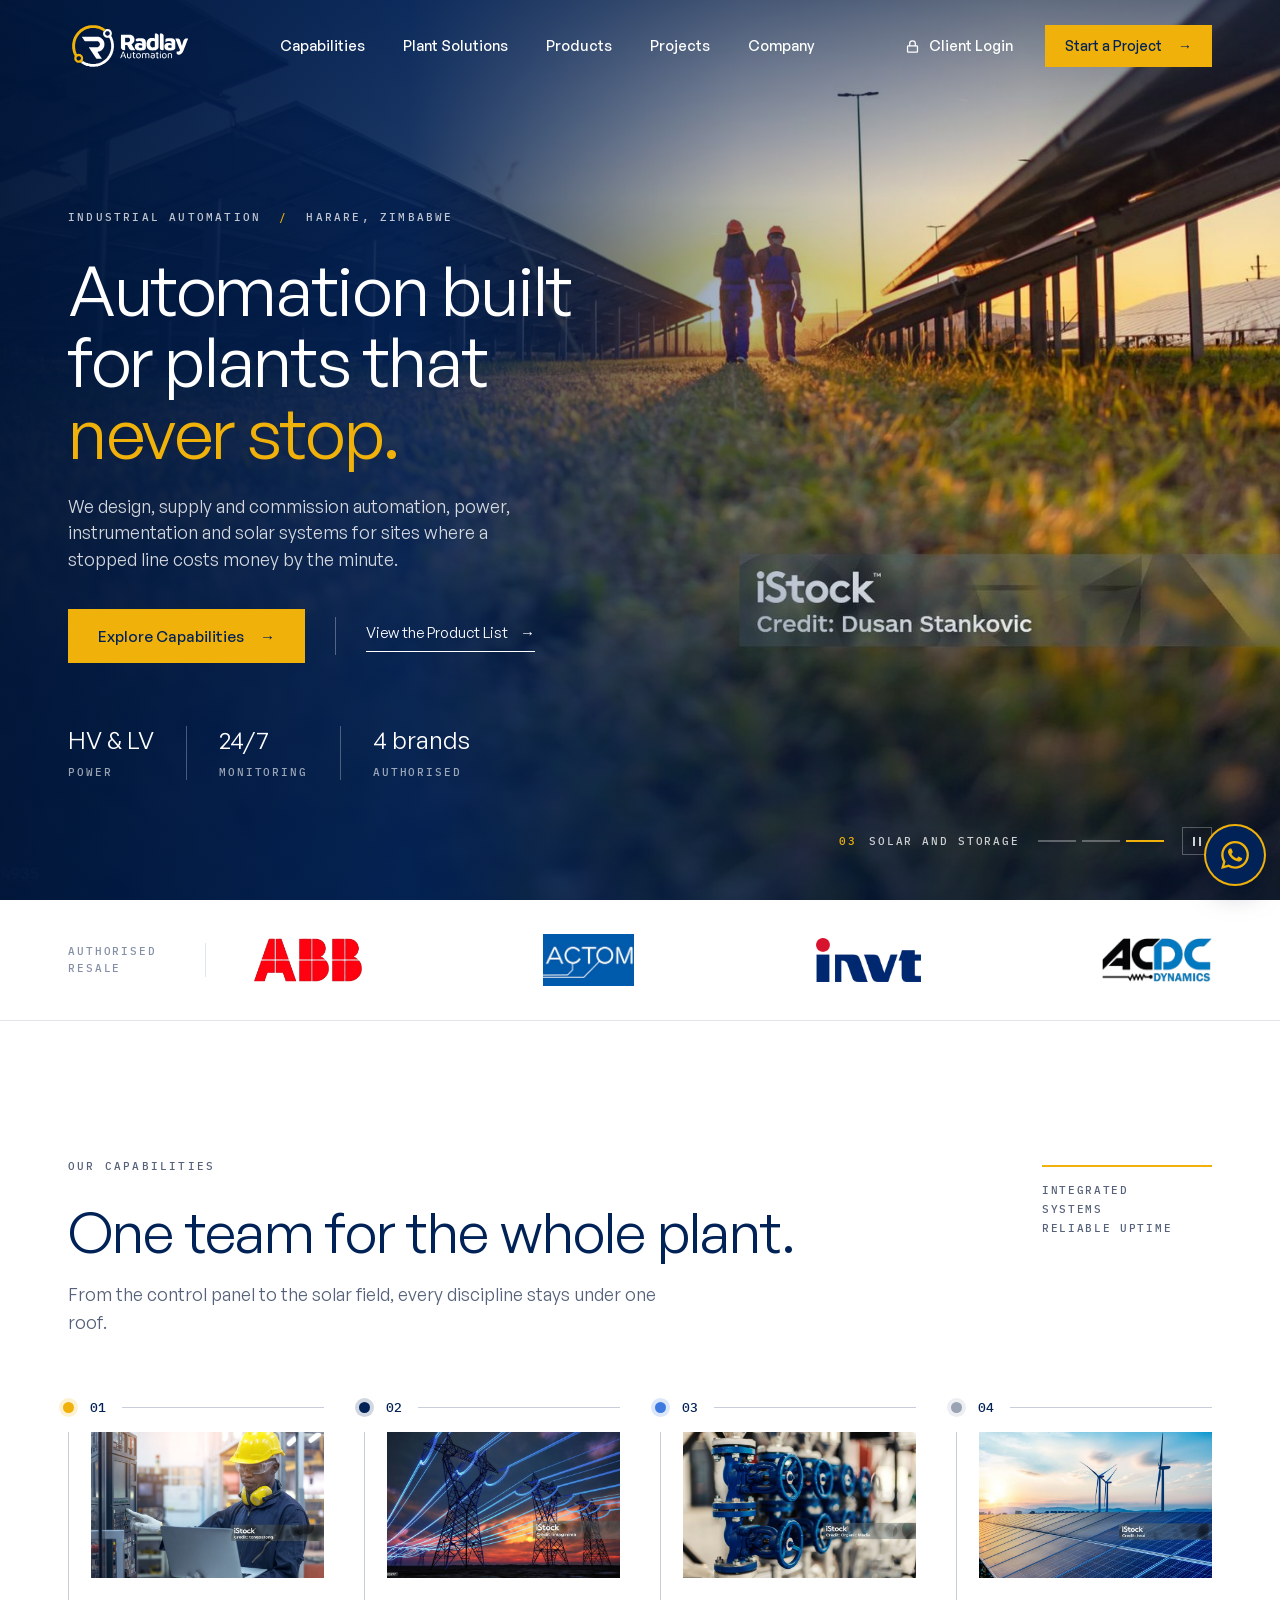
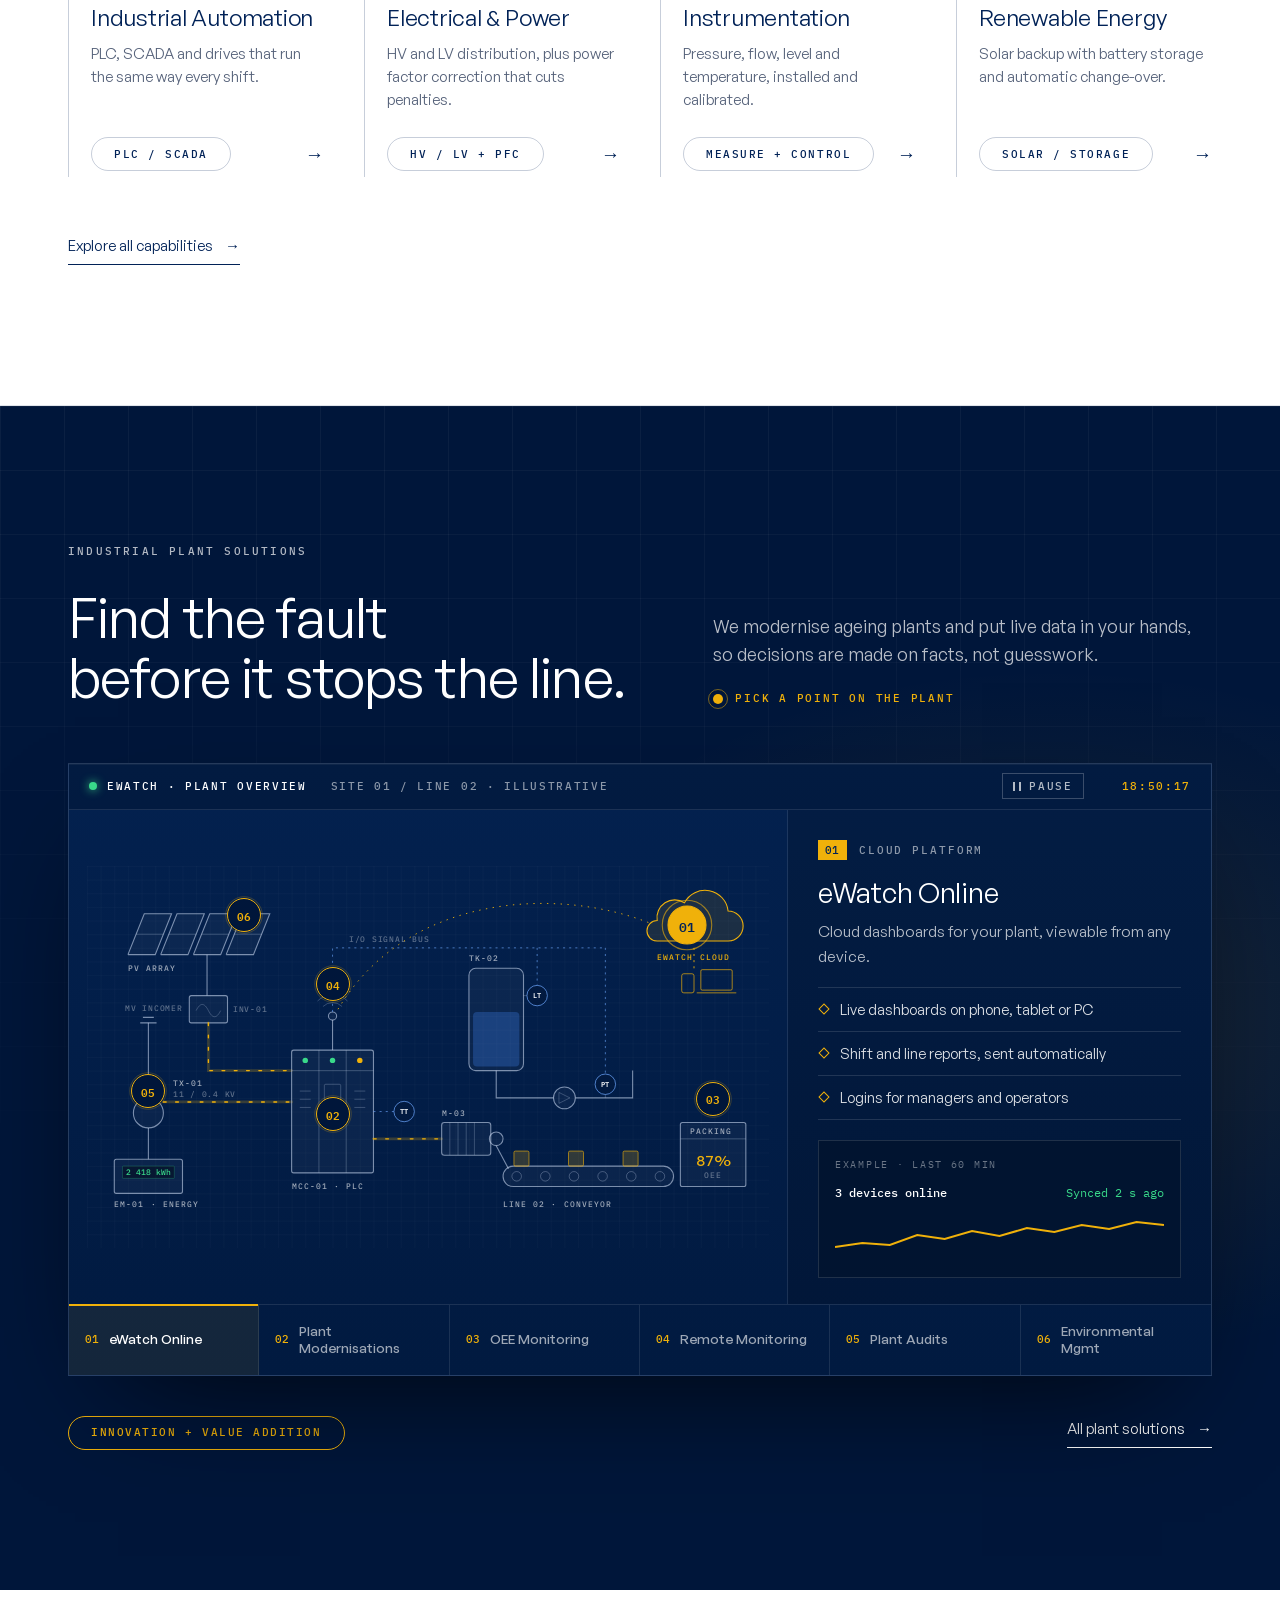
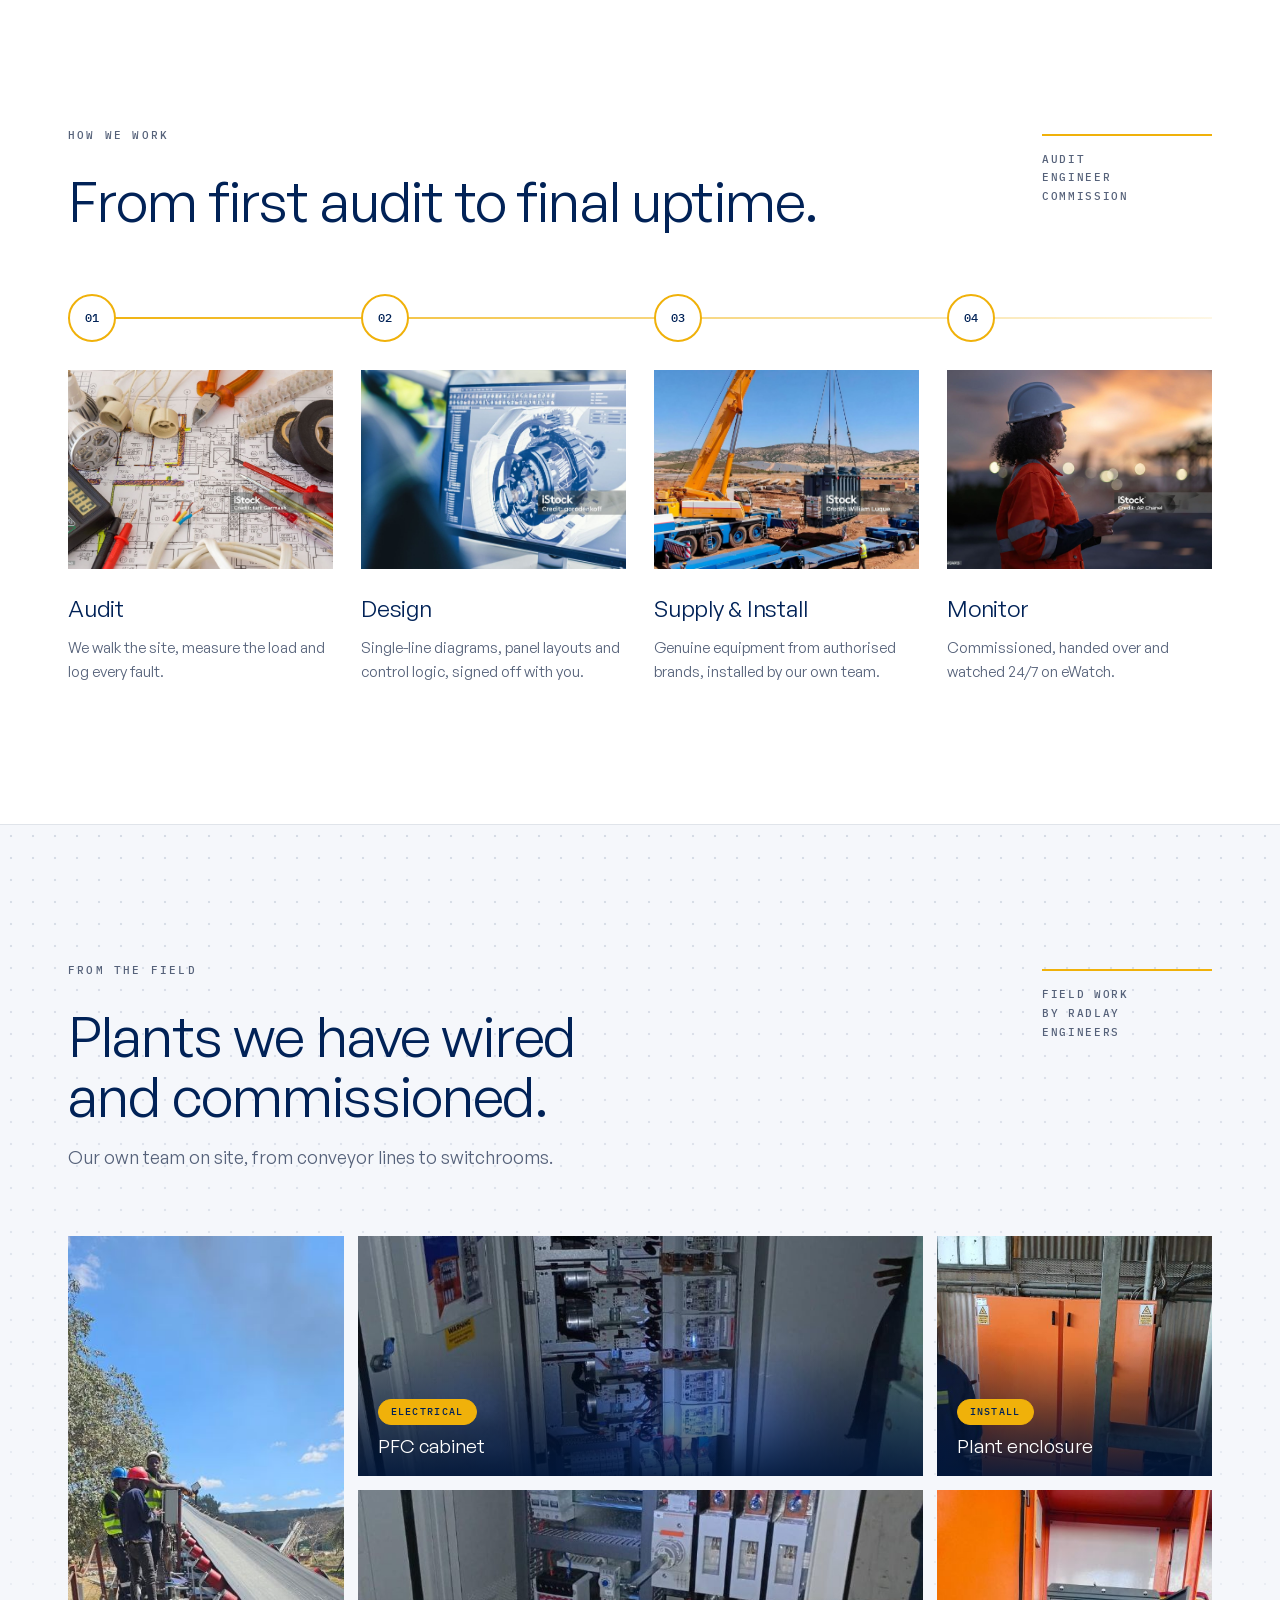
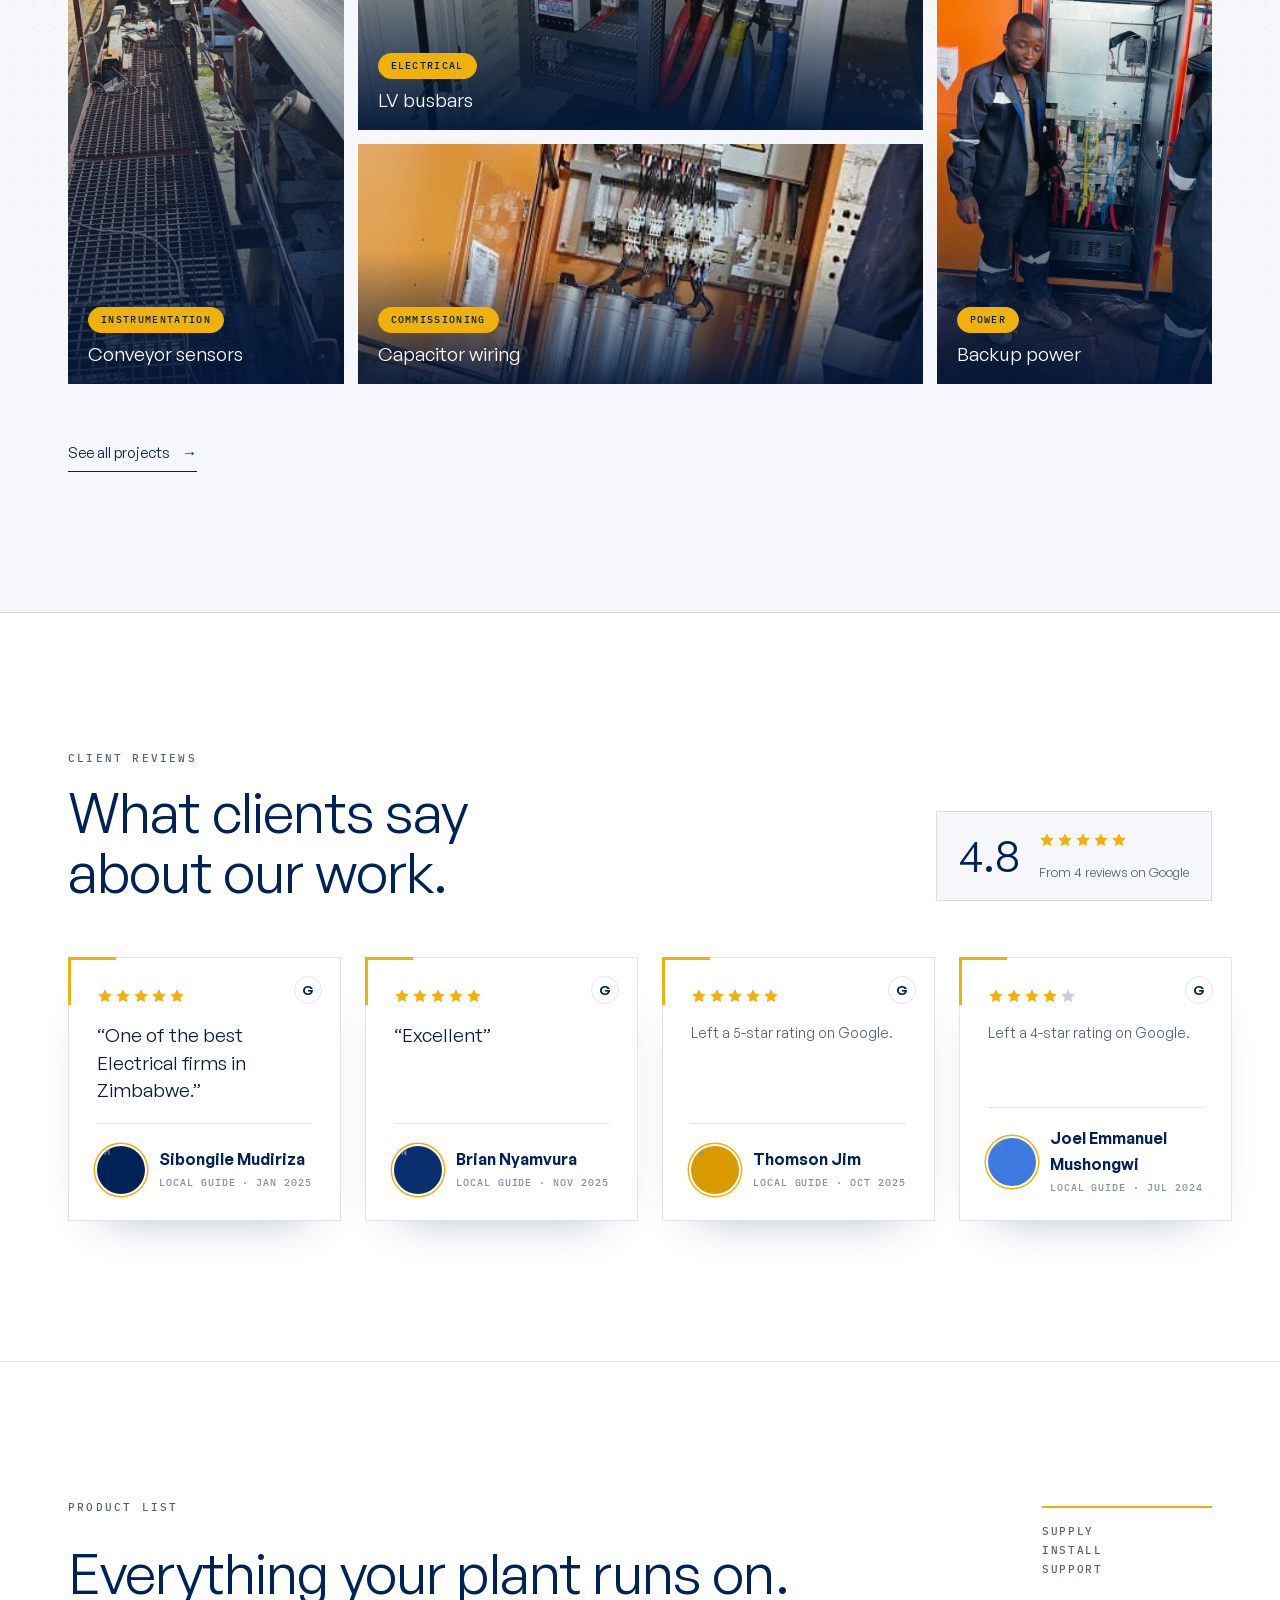
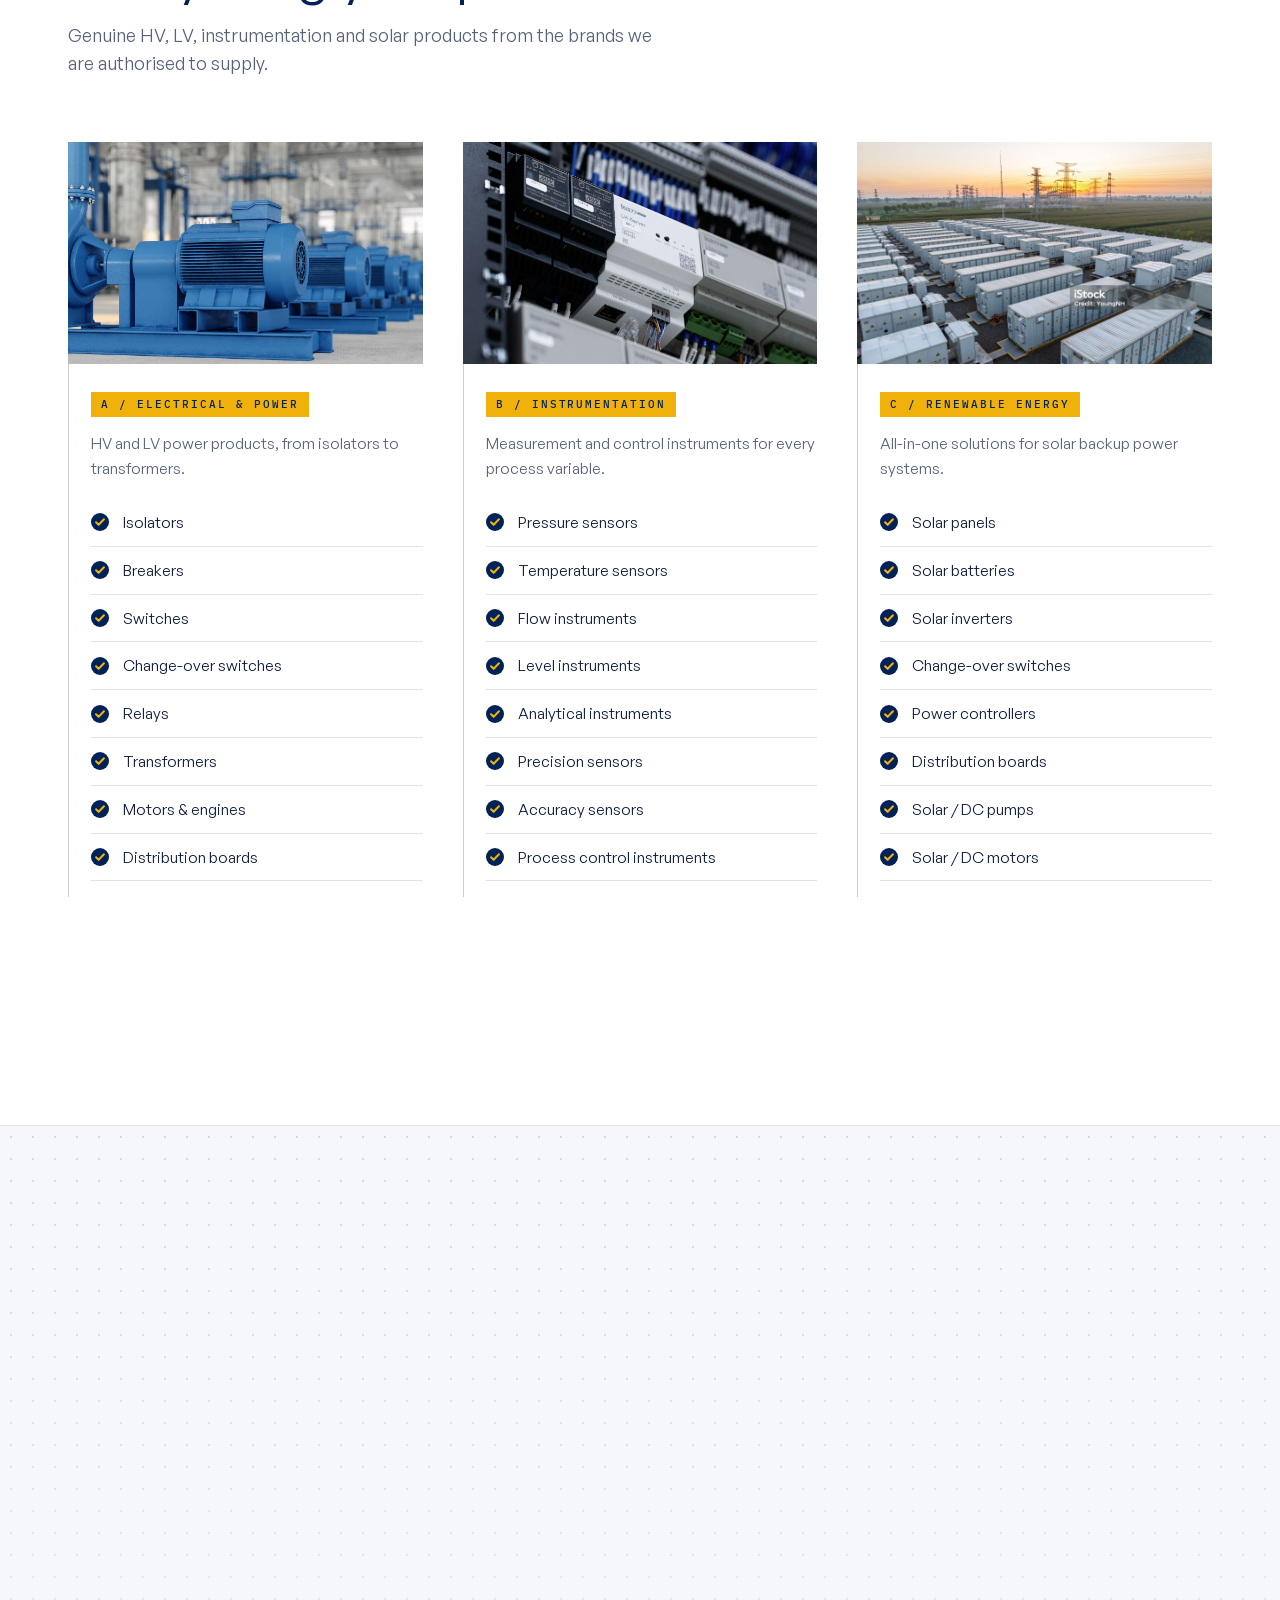
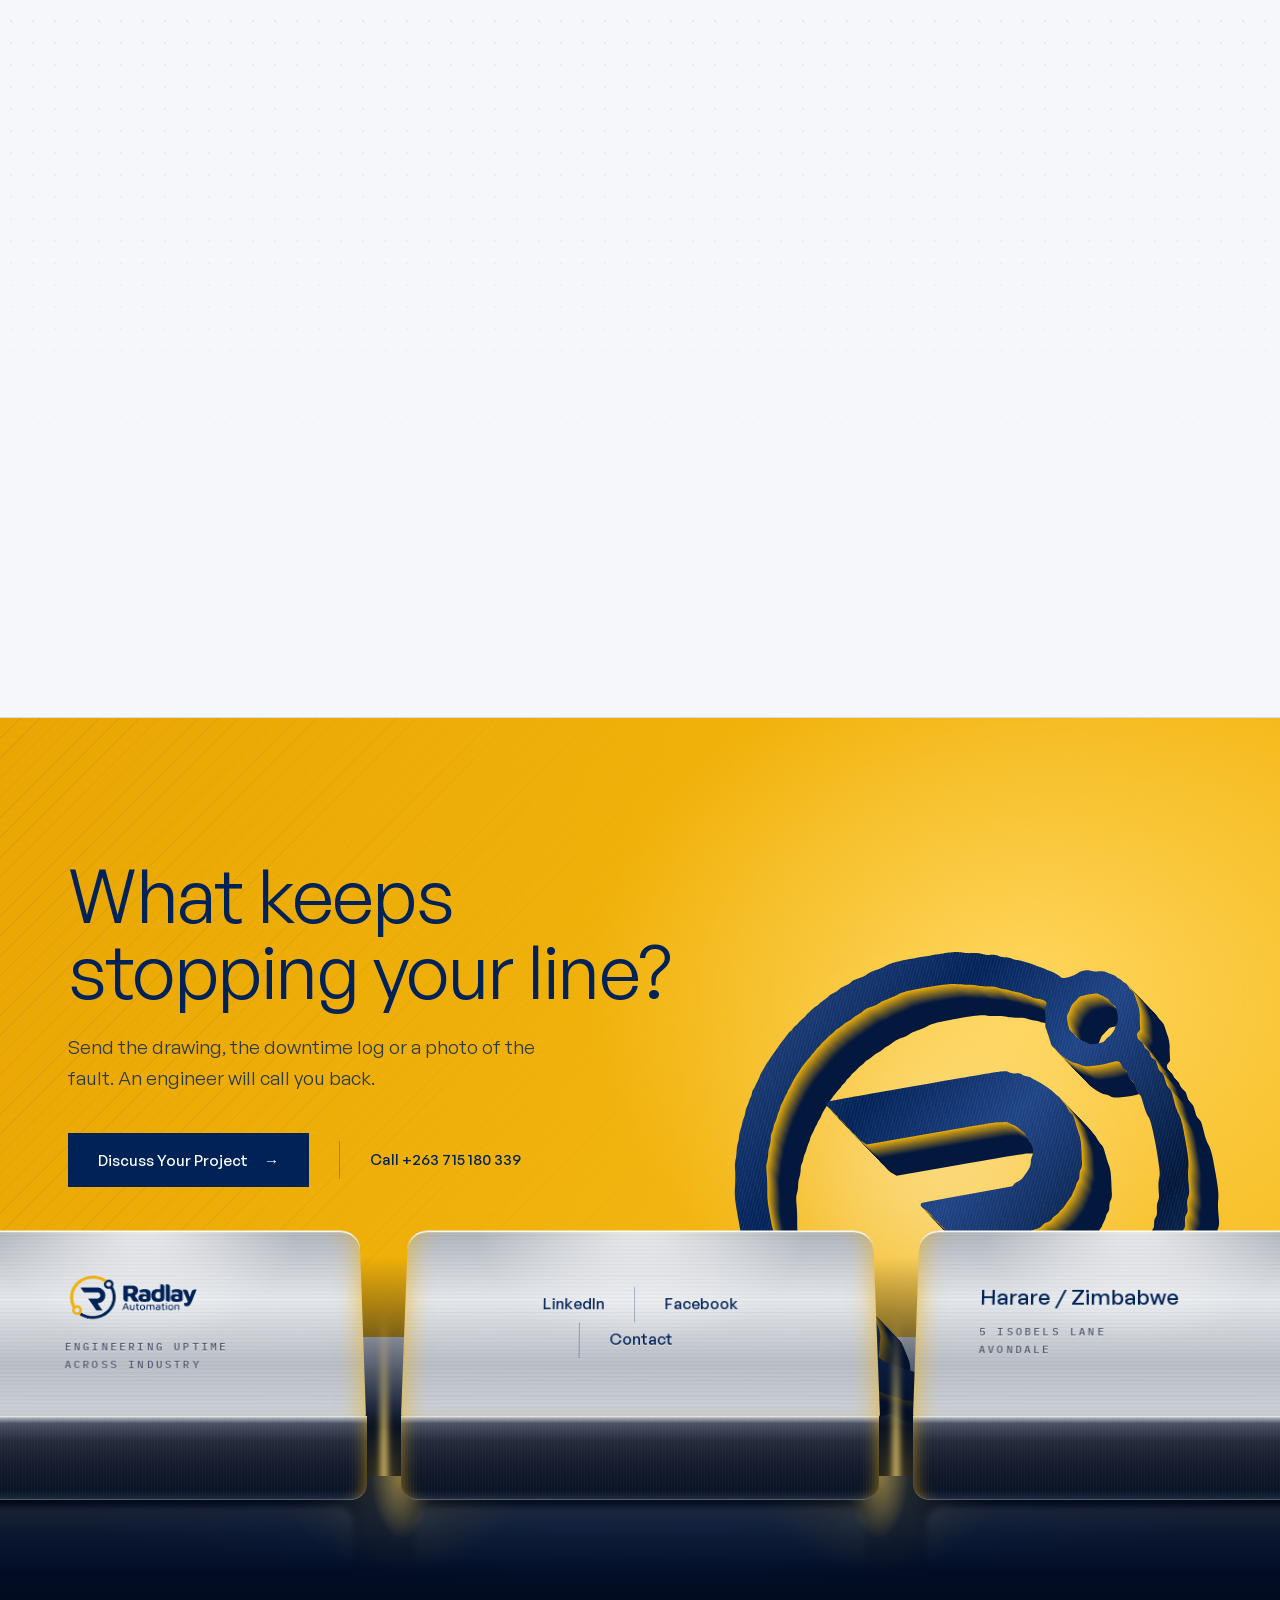
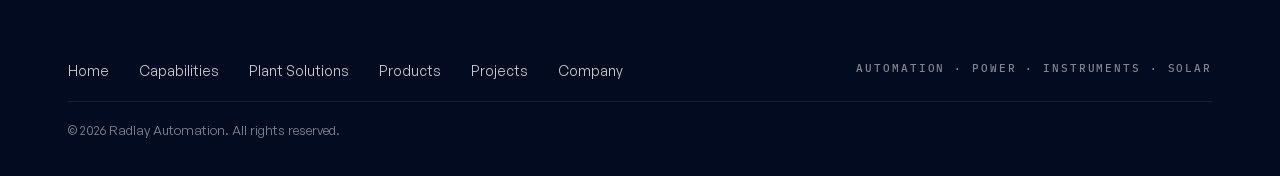
<file: index.html>
<!doctype html>
<html lang="en">
<head>
  <meta charset="utf-8">
  <meta name="viewport" content="width=device-width, initial-scale=1">
  <title>Radlay Automation | Industrial Automation & Power Engineering, Harare</title>
  <meta name="description" content="Radlay Automation designs, supplies and commissions industrial automation, electrical power, instrumentation and renewable energy systems in Harare, Zimbabwe.">
  <meta name="theme-color" content="#ffffff">
  <link rel="icon" href="assets/img/radlay-mark.svg" type="image/svg+xml">
  <script>document.documentElement.classList.add('js')</script>
  <link rel="preload" href="assets/fonts/GeneralSans-400.woff2" as="font" type="font/woff2" crossorigin>
  <link rel="preload" href="assets/fonts/IBMPlexMono-500.woff2" as="font" type="font/woff2" crossorigin>
  <link rel="stylesheet" href="assets/css/fonts.css">
  <link rel="stylesheet" href="assets/css/styles.css">
</head>
<body>

<a class="skip" href="#main">Skip to content</a>

<!-- ============ HEADER ============ -->
<header class="site-header" id="top">
  <div class="wrap header-inner">
    <a class="brand" href="index.html" aria-label="Radlay Automation home">
      <img class="logo-dark" src="assets/img/radlay-logo.svg" alt="Radlay Automation" width="2670" height="1080">
      <img class="logo-light" src="assets/img/radlay-logo-white.svg" alt="" width="2670" height="1080" aria-hidden="true">
    </a>
    <nav class="nav" id="nav" aria-label="Primary">
      <a href="capabilities.html">Capabilities</a>
      <a href="solutions.html">Plant Solutions</a>
      <a href="products.html">Products</a>
      <a href="projects.html">Projects</a>
      <a href="company.html">Company</a>
      <a class="nav-login-mobile" href="login.html">Client Login</a>
      <a class="btn btn-gold nav-cta-mobile" href="#contact">Start a Project <span class="arr">→</span></a>
    </nav>
    <a class="header-login" href="login.html"><svg viewBox="0 0 24 24" aria-hidden="true"><rect x="5" y="11" width="14" height="9" rx="1"/><path d="M8 11V8a4 4 0 0 1 8 0v3"/></svg>Client Login</a>
    <a class="btn btn-gold btn-sm header-cta" href="#contact">Start a Project <span class="arr">→</span></a>
    <a class="header-live" href="solutions.html#ewatch-live" aria-label="eWatch: see a live plant dashboard"><svg viewBox="0 0 24 14" aria-hidden="true"><path pathLength="1" d="M1 8h5l2.5-6 4 11 2.5-7 1.5 2H23"/></svg><b>eWatch</b></a>
    <button class="burger" id="burger" aria-label="Open menu" aria-expanded="false" aria-controls="nav"><span></span><span></span></button>
  </div>
</header>

<main id="main">

<!-- ============ HERO ============ -->
<section class="hero hero-home">
  <div class="hero-visual" aria-hidden="true">
    <img class="hero-photo is-on" src="assets/img/plant-robotics.jpg" alt="" width="1400" height="933" fetchpriority="high" data-focus="74 22 89 56" style="object-position:82% 39%">
    <img class="hero-photo" src="assets/img/power-pylon.jpg" alt="" width="1400" height="933" data-focus="63 33 81 62" style="object-position:72% 47%">
    <img class="hero-photo" src="assets/img/stock/solar-field-walk.jpg" alt="" width="1600" height="1067" data-focus="57 24 65 40" style="object-position:61% 32%">
  </div>

  <div class="wrap hero-inner">
    <p class="eyebrow reveal">Industrial automation <span class="sep">/</span> Harare, Zimbabwe</p>
    <h1 class="hero-title reveal">Automation built<br>for plants that <span class="hl">never stop.</span></h1>
    <p class="hero-lead reveal">We design, supply and commission automation, power, instrumentation and solar systems for sites where a stopped line costs money by the minute.</p>
    <div class="hero-actions reveal">
      <a class="btn btn-gold" href="capabilities.html">Explore Capabilities <span class="arr">→</span></a>
      <span class="v-rule" aria-hidden="true"></span>
      <a class="link-underline" href="products.html">View the Product List <span class="arr">→</span></a>
    </div>
    <dl class="hero-stats reveal">
      <div><dt>HV &amp; LV</dt><dd>Power</dd></div>
      <div><dt>24/7</dt><dd>Monitoring</dd></div>
      <div><dt>4 brands</dt><dd>Authorised</dd></div>
    </dl>
  </div>

  <div class="hero-slides">
    <div class="wrap">
      <div class="hero-ctrl" role="group" aria-roledescription="carousel" aria-label="What we work on">
        <p class="hero-cap" aria-live="off"><span class="num">01</span><span data-cap>Automation and robotics</span></p>
        <div class="hero-dots">
          <button type="button" aria-current="true" aria-label="Slide 1: Automation and robotics" data-cap="Automation and robotics"><i></i></button>
          <button type="button" aria-current="false" aria-label="Slide 2: HV and LV power" data-cap="HV and LV power"><i></i></button>
          <button type="button" aria-current="false" aria-label="Slide 3: Solar and storage" data-cap="Solar and storage"><i></i></button>
        </div>
        <button class="hero-pause" type="button" aria-pressed="false" aria-label="Pause slides"><i aria-hidden="true"></i></button>
      </div>
    </div>
  </div>
</section>

<!-- ============ PARTNERS ============ -->
<section class="partners" aria-label="Authorised resale brands">
  <div class="wrap partners-inner">
    <p class="mono-label">Authorised<br>resale</p>
    <ul class="partner-logos">
      <li><img src="assets/img/partners/abb.png" alt="ABB" width="400" height="163" loading="lazy"></li>
      <li><img src="assets/img/partners/actom.png" alt="ACTOM" width="198" height="113" loading="lazy"></li>
      <li><img src="assets/img/partners/invt.png" alt="INVT" width="300" height="126" loading="lazy"></li>
      <li><img src="assets/img/partners/acdc-dynamics.png" alt="ACDC Dynamics" width="487" height="195" loading="lazy"></li>
    </ul>
  </div>
</section>

<!-- ============ CAPABILITIES ============ -->
<section class="section caps" id="capabilities">
  <div class="wrap">
    <div class="sec-head">
      <div>
        <p class="eyebrow reveal">Our capabilities</p>
        <h2 class="sec-title reveal">One team for the whole plant.</h2>
        <p class="sec-lead reveal">From the control panel to the solar field, every discipline stays under one roof.</p>
      </div>
      <p class="corner-tag reveal">Integrated<br>systems<br>Reliable uptime</p>
    </div>

    <div class="cap-grid">
      <article class="cap reveal" style="--dot:var(--gold)">
        <div class="cap-index"><i></i><span>01</span></div>
        <div class="cap-body">
          <div class="cap-media"><img src="assets/img/stock/cap-automation-engineer.jpg" alt="Engineer with a laptop programming an industrial control panel" loading="lazy" style="object-position:60% 30%"></div>
          <h3><a class="stretch" href="capabilities.html#automation">Industrial Automation</a></h3>
          <p>PLC, SCADA and drives that run the same way every shift.</p>
          <div class="cap-foot"><span class="pill">PLC / SCADA</span><span class="arr">→</span></div>
        </div>
      </article>
      <article class="cap reveal" style="--dot:var(--navy)">
        <div class="cap-index"><i></i><span>02</span></div>
        <div class="cap-body">
          <div class="cap-media"><img src="assets/img/stock/cap-power-pylons.jpg" alt="High-voltage transmission pylons at dusk" loading="lazy" style="object-position:40% 50%"></div>
          <h3><a class="stretch" href="capabilities.html#power">Electrical &amp; Power</a></h3>
          <p>HV and LV distribution, plus power factor correction that cuts penalties.</p>
          <div class="cap-foot"><span class="pill">HV / LV + PFC</span><span class="arr">→</span></div>
        </div>
      </article>
      <article class="cap reveal" style="--dot:var(--sky)">
        <div class="cap-index"><i></i><span>03</span></div>
        <div class="cap-body">
          <div class="cap-media"><img src="assets/img/stock/cap-instrument-valves.jpg" alt="Row of blue process control valves on pipework" loading="lazy"></div>
          <h3><a class="stretch" href="capabilities.html#instrumentation">Instrumentation</a></h3>
          <p>Pressure, flow, level and temperature, installed and calibrated.</p>
          <div class="cap-foot"><span class="pill">Measure + Control</span><span class="arr">→</span></div>
        </div>
      </article>
      <article class="cap reveal" style="--dot:var(--steel)">
        <div class="cap-index"><i></i><span>04</span></div>
        <div class="cap-body">
          <div class="cap-media"><img src="assets/img/stock/cap-solar-wind.jpg" alt="Solar panels and wind turbines at sunrise" loading="lazy"></div>
          <h3><a class="stretch" href="capabilities.html#renewables">Renewable Energy</a></h3>
          <p>Solar backup with battery storage and automatic change-over.</p>
          <div class="cap-foot"><span class="pill">Solar / Storage</span><span class="arr">→</span></div>
        </div>
      </article>
    </div>
    <p class="sec-more reveal"><a class="link-underline" href="capabilities.html">Explore all capabilities <span class="arr">→</span></a></p>
  </div>
</section>

<!-- ============ PLANT SOLUTIONS (navy) ============ -->
<section class="section solutions" id="solutions">
  <div class="wrap">
    <div class="sol-head">
      <div>
        <p class="eyebrow eyebrow-light reveal">Industrial plant solutions</p>
        <h2 class="sec-title reveal">Find the fault<br>before it stops the line.</h2>
      </div>
      <div class="sol-intro reveal">
        <p class="sec-lead">We modernise ageing plants and put live data in your hands, so decisions are made on facts, not guesswork.</p>
        <p class="sol-hint"><i aria-hidden="true"></i>Pick a point on the plant</p>
      </div>
    </div>

    <div class="hmi reveal" data-hmi data-active="0">
      <div class="hmi-bar">
        <span class="hmi-live"><i></i>eWatch · Plant overview</span>
        <span class="hmi-path">Site 01 / Line 02 · illustrative</span>
        <button class="hmi-pause" type="button" data-pause aria-pressed="false"><i aria-hidden="true"></i><span>Pause</span></button>
        <span class="hmi-clock" data-clock>00:00:00</span>
      </div>

      <div class="hmi-body">
        <div class="hmi-map">
          <div class="plant-wrap">
          <svg class="plant" viewBox="0 0 1000 560" role="img" aria-labelledby="plantTitle">
            <title id="plantTitle">Schematic of a plant: incomer and transformer, energy meter, solar array, motor control centre with PLC and gateway, motor and conveyor line, process tank with instruments, and the eWatch cloud.</title>
            <defs>
              <pattern id="hmiGrid" width="20" height="20" patternUnits="userSpaceOnUse"><path d="M20 0H0V20" fill="none" stroke="rgba(255,255,255,.05)" stroke-width="1"/></pattern>
            </defs>
            <rect width="1000" height="560" fill="url(#hmiGrid)"/>

            <!-- 05 incomer + transformer -->
            <g class="part" data-part="4">
              <path class="s-line" d="M90 230V308"/>
              <path class="s-line" d="M78 230h24M82 222h16"/>
              <circle class="s-line s-fill" cx="90" cy="330" r="22"/>
              <circle class="s-line s-fill" cx="90" cy="362" r="22"/>
              <text class="s-label" x="126" y="322">TX-01</text>
              <text class="s-label dim" x="126" y="338">11 / 0.4 kV</text>
              <text class="s-label dim" x="56" y="212">MV incomer</text>
            </g>

            <!-- 06 energy meter + solar -->
            <g class="part" data-part="5">
              <path class="s-line" d="M90 384V430"/>
              <rect class="s-line s-fill" x="40" y="430" width="100" height="50" rx="3"/>
              <rect class="s-screen" x="52" y="440" width="76" height="18" rx="1"/>
              <text class="s-digits" x="90" y="453" text-anchor="middle">2 418 kWh</text>
              <text class="s-label" x="40" y="500">EM-01 · energy</text>
              <g class="solar">
                <polygon class="s-line s-fill" points="60,130 84,70 124,70 100,130"/>
                <polygon class="s-line s-fill" points="108,130 132,70 172,70 148,130"/>
                <polygon class="s-line s-fill" points="156,130 180,70 220,70 196,130"/>
                <polygon class="s-line s-fill" points="204,130 228,70 268,70 244,130"/>
                <path class="s-line thin" d="M72 100h40M120 100h40M168 100h40M216 100h40"/>
              </g>
              <text class="s-label" x="60" y="154">PV array</text>
              <path class="s-line" d="M176 130V190"/>
              <rect class="s-line s-fill" x="150" y="190" width="56" height="40" rx="3"/>
              <path class="s-line thin" d="M160 212c6-12 12-12 18 0s12 12 18 0"/>
              <text class="s-label dim" x="214" y="214">INV-01</text>
            </g>

            <!-- power flows into the MCC -->
            <path class="s-cable" d="M112 346H300"/>
            <path class="s-flow" d="M112 346H300"/>
            <path class="s-cable" d="M178 230V300H300"/>
            <path class="s-flow slow" d="M178 230V300H300"/>

            <!-- 02 MCC / PLC -->
            <g class="part" data-part="1">
              <rect class="s-line s-fill" x="300" y="270" width="120" height="180" rx="3"/>
              <path class="s-line thin" d="M340 270v180M380 270v180M300 300h120"/>
              <circle class="s-led ok" cx="320" cy="285" r="4"/><circle class="s-led ok" cx="360" cy="285" r="4"/><circle class="s-led warn" cx="400" cy="285" r="4"/>
              <rect class="s-line thin" x="348" y="320" width="24" height="34" rx="2"/>
              <path class="s-line thin" d="M312 330h16M312 342h16M312 354h16M392 330h16M392 342h16M392 354h16"/>
              <text class="s-label" x="300" y="474">MCC-01 · PLC</text>
            </g>

            <!-- 04 gateway + signal bus -->
            <g class="part" data-part="3">
              <path class="s-line" d="M360 270V226"/>
              <circle class="s-line s-fill" cx="360" cy="220" r="6"/>
              <path class="s-line thin" d="M346 206a20 20 0 0 1 28 0M338 198a31 31 0 0 1 44 0"/>
              <path class="s-signal" d="M360 214V120H760M660 120V176M760 120V306M450 360H420"/>
              <text class="s-label dim" x="384" y="112">I/O signal bus</text>
            </g>

            <!-- 01 eWatch cloud + uplink -->
            <g class="part" data-part="0">
              <path class="s-signal uplink" d="M368 210C470 40 690 30 826 84"/>
              <path class="s-line s-fill" d="M836 110h104a22 22 0 0 0 0-44 34 34 0 0 0-64-12 26 26 0 0 0-40 26 15 15 0 0 0 0 30z"/>
              <text class="s-label" x="836" y="138">eWatch cloud</text>
              <rect class="s-line thin" x="900" y="152" width="46" height="30" rx="2"/>
              <path class="s-line thin" d="M894 186h58"/>
              <rect class="s-line thin" x="872" y="158" width="18" height="28" rx="3"/>
              <path class="s-signal" d="M890 120V150"/>
            </g>

            <!-- process tank, pump and instruments -->
            <g class="part" data-part="6">
              <rect class="s-line s-fill" x="560" y="150" width="80" height="150" rx="10"/>
              <rect class="s-level" x="566" y="214" width="68" height="80" rx="6"/>
              <path class="s-line" d="M600 300v40h84"/>
              <circle class="s-line s-fill" cx="700" cy="340" r="16"/>
              <path class="s-line thin" d="M692 332l16 8-16 8z"/>
              <path class="s-line" d="M716 340h84V300"/>
              <text class="s-label" x="560" y="140">TK-02</text>
              <g class="isa"><circle cx="660" cy="190" r="15"/><text x="660" y="194">LT</text></g>
              <path class="s-line thin" d="M640 190h5"/>
              <g class="isa"><circle cx="760" cy="320" r="15"/><text x="760" y="324">PT</text></g>
              <path class="s-line thin" d="M760 335v5"/>
            </g>

            <!-- 03 motor, conveyor and packing -->
            <path class="s-cable" d="M420 400H520"/>
            <path class="s-flow" d="M420 400H520"/>
            <g class="part" data-part="2">
              <rect class="s-line s-fill" x="520" y="376" width="72" height="48" rx="4"/>
              <path class="s-line thin" d="M532 376v48M544 376v48M556 376v48M568 376v48"/>
              <circle class="s-line s-fill" cx="600" cy="400" r="10"/>
              <text class="s-label" x="520" y="366">M-03</text>
              <g class="isa"><circle cx="465" cy="360" r="15"/><text x="465" y="364">TT</text></g>
              <rect class="s-line s-fill" x="610" y="440" width="250" height="30" rx="15"/>
              <g class="rollers"><circle cx="630" cy="455" r="7"/><circle cx="672" cy="455" r="7"/><circle cx="714" cy="455" r="7"/><circle cx="756" cy="455" r="7"/><circle cx="798" cy="455" r="7"/><circle cx="840" cy="455" r="7"/></g>
              <g class="products"><rect x="626" y="418" width="22" height="22" rx="2"/><rect x="706" y="418" width="22" height="22" rx="2"/><rect x="786" y="418" width="22" height="22" rx="2"/></g>
              <path class="s-line" d="M600 410l18 34"/>
              <rect class="s-line s-fill" x="870" y="376" width="96" height="94" rx="3"/>
              <path class="s-line thin" d="M870 400h96"/>
              <text class="s-label" x="884" y="393">Packing</text>
              <text class="s-digits big" x="918" y="440" text-anchor="middle">87%</text>
              <text class="s-label dim" x="918" y="458" text-anchor="middle">OEE</text>
              <text class="s-label" x="610" y="500">Line 02 · conveyor</text>
            </g>
          </svg>

          <button class="hot" type="button" style="--x:88%;--y:15.5%" data-sol="0" aria-label="01 eWatch Online"><span>01</span></button>
          <button class="hot" type="button" style="--x:36%;--y:65%" data-sol="1" aria-label="02 Plant Modernisations"><span>02</span></button>
          <button class="hot" type="button" style="--x:91.8%;--y:61%" data-sol="2" aria-label="03 OEE Plant Monitoring"><span>03</span></button>
          <button class="hot" type="button" style="--x:36%;--y:31%" data-sol="3" aria-label="04 Remote Monitoring"><span>04</span></button>
          <button class="hot" type="button" style="--x:9%;--y:59%" data-sol="4" aria-label="05 Plant Audits"><span>05</span></button>
          <button class="hot" type="button" style="--x:23%;--y:13%" data-sol="5" aria-label="06 Environmental Management System"><span>06</span></button>
          </div>
          <p class="map-swipe" aria-hidden="true">Swipe to see the whole plant →</p>
        </div>

        <div class="hmi-read" id="solReadout" aria-live="polite">
          <article class="read" data-panel="0">
            <p class="read-k"><span>01</span>Cloud platform</p>
            <h3>eWatch Online</h3>
            <p>Cloud dashboards for your plant, viewable from any device.</p>
            <ul class="read-list"><li>Live dashboards on phone, tablet or PC</li><li>Shift and line reports, sent automatically</li><li>Logins for managers and operators</li></ul>
            <div class="widget"><p class="w-k">Example · last 60 min</p>
              <div class="w-row"><b>3 devices online</b><span class="w-ok">Synced 2 s ago</span></div>
              <svg class="w-spark" viewBox="0 0 240 48" preserveAspectRatio="none" aria-hidden="true"><path d="M0 34 L20 30 L40 32 L60 22 L80 26 L100 18 L120 23 L140 15 L160 19 L180 12 L200 16 L220 9 L240 12" fill="none" stroke="#f0b10a" stroke-width="2" vector-effect="non-scaling-stroke"/></svg>
            </div>
          </article>
          <article class="read" data-panel="1">
            <p class="read-k"><span>02</span>Controls upgrade</p>
            <h3>Plant Modernisations</h3>
            <p>Legacy controls upgraded without losing production.</p>
            <ul class="read-list"><li>Phased cut-overs during planned shutdowns</li><li>Obsolete PLCs and relay logic replaced</li><li>Programs documented at handover</li></ul>
            <div class="widget"><p class="w-k">Example · before and after</p>
              <div class="w-compare"><div><small>Before</small><b>Relay logic</b><span>Paper logs, fault-finding by hand</span></div><i aria-hidden="true">→</i><div class="after"><small>After</small><b>PLC + HMI</b><span>Live data, alarms, remote access</span></div></div>
            </div>
          </article>
          <article class="read" data-panel="2">
            <p class="read-k"><span>03</span>Line performance</p>
            <h3>OEE Plant Monitoring</h3>
            <p>Availability, performance and quality, tracked per line.</p>
            <ul class="read-list"><li>Downtime logged with a reason code</li><li>OEE per line, per shift, per product</li><li>Bottlenecks visible at a glance</li></ul>
            <div class="widget"><p class="w-k">Example · Line 02 today</p>
              <div class="w-oee">
                <div class="w-ring"><svg viewBox="0 0 80 80" aria-hidden="true"><circle cx="40" cy="40" r="32"/><circle class="on" cx="40" cy="40" r="32" pathLength="100" style="--v:87"/></svg><b>87<small>% OEE</small></b></div>
                <ul class="w-bars"><li><span>Availability</span><i style="--v:94"></i><b>94%</b></li><li><span>Performance</span><i style="--v:93"></i><b>93%</b></li><li><span>Quality</span><i style="--v:99"></i><b>99%</b></li></ul>
              </div>
            </div>
          </article>
          <article class="read" data-panel="3">
            <p class="read-k"><span>04</span>Alarms off-site</p>
            <h3>Remote Monitoring</h3>
            <p>Alarms and trends delivered before a fault becomes downtime.</p>
            <ul class="read-list"><li>Alarms by SMS, email and dashboard</li><li>Trends to spot a failing bearing early</li><li>Remote diagnostics before anyone drives to site</li></ul>
            <div class="widget"><p class="w-k">Example · active alarms</p>
              <ul class="w-alarms"><li class="hi"><b>M-03</b><span>Motor temp high · 88 °C</span><em>Now</em></li><li class="mid"><b>PT-04</b><span>Discharge pressure low</span><em>4 min</em></li><li><b>TK-02</b><span>Level restored · acknowledged</span><em>12 min</em></li></ul>
            </div>
          </article>
          <article class="read" data-panel="4">
            <p class="read-k"><span>05</span>Health checks</p>
            <h3>Plant Audits</h3>
            <p>Electrical, energy and control-system health checks.</p>
            <ul class="read-list"><li>Load, harmonics and power factor logging</li><li>Thermal inspection of boards and terminations</li><li>A prioritised list of what to fix first</li></ul>
            <div class="widget"><p class="w-k">Example · power factor</p>
              <div class="w-pf"><div><small>Measured</small><b>0.78</b></div><div class="track"><i class="m" style="--v:78"></i><i class="t" style="--v:95"></i></div><div><small>Target</small><b>0.95</b></div></div>
              <p class="w-note">A low power factor means utility penalties and overloaded cables. Correction pays back fast.</p>
            </div>
          </article>
          <article class="read" data-panel="5">
            <p class="read-k"><span>06</span>Energy &amp; compliance</p>
            <h3>Environmental Management System</h3>
            <p>Measure and report emissions, energy and compliance.</p>
            <ul class="read-list"><li>Energy metered per area and per line</li><li>Emissions reported every month</li><li>Records ready for audits and compliance</li></ul>
            <div class="widget"><p class="w-k">Example · energy, last 6 months</p>
              <div class="w-cols"><i style="--v:82"></i><i style="--v:76"></i><i style="--v:79"></i><i style="--v:68"></i><i style="--v:64"></i><i class="now" style="--v:58"></i></div>
              <div class="w-row"><span>May</span><span>Oct</span></div>
            </div>
          </article>
        </div>
      </div>

      <div class="hmi-tabs" role="group" aria-label="Plant solutions">
        <button type="button" data-sol="0"><span>01</span>eWatch Online</button>
        <button type="button" data-sol="1"><span>02</span>Plant Modernisations</button>
        <button type="button" data-sol="2"><span>03</span>OEE Monitoring</button>
        <button type="button" data-sol="3"><span>04</span>Remote Monitoring</button>
        <button type="button" data-sol="4"><span>05</span>Plant Audits</button>
        <button type="button" data-sol="5"><span>06</span>Environmental Mgmt</button>
      </div>
    </div>

      <div class="sol-foot reveal"><span class="pill pill-gold">Innovation + value addition</span><a class="link-underline link-light" href="solutions.html">All plant solutions <span class="arr">→</span></a></div>
  </div>
</section>

<!-- ============ PROCESS ============ -->
<section class="section process" aria-labelledby="process-title">
  <div class="wrap">
    <div class="sec-head">
      <div>
        <p class="eyebrow reveal">How we work</p>
        <h2 class="sec-title reveal" id="process-title">From first audit to final uptime.</h2>
      </div>
      <p class="corner-tag reveal">Audit<br>Engineer<br>Commission</p>
    </div>
    <ol class="steps">
      <li class="reveal"><span class="step-n">01</span><div class="step-media"><img src="assets/img/stock/step-audit.jpg" alt="Multimeter, cables and tools on electrical drawings" loading="lazy"></div><h3>Audit</h3><p>We walk the site, measure the load and log every fault.</p></li>
      <li class="reveal"><span class="step-n">02</span><div class="step-media"><img src="assets/img/stock/step-design.jpg" alt="Engineering design model on a workstation screen" loading="lazy" style="object-position:40% 50%"></div><h3>Design</h3><p>Single-line diagrams, panel layouts and control logic, signed off with you.</p></li>
      <li class="reveal"><span class="step-n">03</span><div class="step-media"><img src="assets/img/stock/step-install-transformer.jpg" alt="Crane lifting a transformer into place on site" loading="lazy"></div><h3>Supply &amp; Install</h3><p>Genuine equipment from authorised brands, installed by our own team.</p></li>
      <li class="reveal"><span class="step-n">04</span><div class="step-media"><img src="assets/img/stock/step-monitor-engineer.jpg" alt="Engineer in a hard hat checking a tablet at dusk" loading="lazy" style="object-position:35% 40%"></div><h3>Monitor</h3><p>Commissioned, handed over and watched 24/7 on eWatch.</p></li>
    </ol>
  </div>
</section>

<!-- ============ PROJECTS ============ -->
<section class="section projects" id="projects">
  <div class="wrap">
    <div class="sec-head">
      <div>
        <p class="eyebrow reveal">From the field</p>
        <h2 class="sec-title reveal">Plants we have wired and commissioned.</h2>
        <p class="sec-lead reveal">Our own team on site, from conveyor lines to switchrooms.</p>
      </div>
      <p class="corner-tag reveal">Field work<br>by Radlay<br>engineers</p>
    </div>

    <div class="bento">
      <figure class="tile reveal">
        <img src="assets/img/field-conveyor-team.jpg" alt="Radlay engineers installing instrumentation along a mine conveyor belt" loading="lazy" style="object-position:50% 30%">
        <figcaption><span class="pill">Instrumentation</span><b>Conveyor sensors</b></figcaption>
      </figure>
      <figure class="tile reveal">
        <img src="assets/img/field-pfc-cabinet.jpg" alt="Multi-stage power factor correction cabinet with contactors and capacitors" loading="lazy">
        <figcaption><span class="pill">Electrical</span><b>PFC cabinet</b></figcaption>
      </figure>
      <figure class="tile reveal">
        <img src="assets/img/field-enclosure-site.jpg" alt="Orange electrical enclosure installed in an industrial plant" loading="lazy">
        <figcaption><span class="pill">Install</span><b>Plant enclosure</b></figcaption>
      </figure>
      <figure class="tile reveal">
        <img src="assets/img/field-technician-ups.jpg" alt="Radlay technician beside an open backup power enclosure" loading="lazy" style="object-position:50% 38%">
        <figcaption><span class="pill">Power</span><b>Backup power</b></figcaption>
      </figure>
      <figure class="tile reveal">
        <img src="assets/img/field-busbars.jpg" alt="LV cable terminations on copper busbars inside a cabinet" loading="lazy">
        <figcaption><span class="pill">Electrical</span><b>LV busbars</b></figcaption>
      </figure>
      <figure class="tile reveal">
        <img src="assets/img/field-pfc-wiring.jpg" alt="Technician wiring a wall-mounted capacitor bank panel" loading="lazy" style="object-position:50% 30%">
        <figcaption><span class="pill">Commissioning</span><b>Capacitor wiring</b></figcaption>
      </figure>
    </div>
    <p class="sec-more reveal"><a class="link-underline" href="projects.html">See all projects <span class="arr">→</span></a></p>
  </div>
</section>

<!-- ============ REVIEWS ============ -->
<section class="section reviews" id="reviews" aria-labelledby="reviews-title">
  <div class="wrap">
    <div class="reviews-head">
      <div>
        <p class="eyebrow reveal">Client reviews</p>
        <h2 class="sec-title reveal" id="reviews-title">What clients say about our work.</h2>
      </div>
      <a class="rating-card reveal" href="https://www.google.com/maps/place/?q=place_id:ChIJ-_zh-MOlMRkROCok0CqIT1Y" target="_blank" rel="noopener"><b class="num">4.8</b><div><span class="stars" role="img" aria-label="4.8 out of 5 stars"><svg viewBox="0 0 20 20"><path d="M10 1.6l2.6 5.3 5.8.8-4.2 4.1 1 5.8L10 14.9l-5.2 2.7 1-5.8-4.2-4.1 5.8-.8z"/></svg><svg viewBox="0 0 20 20"><path d="M10 1.6l2.6 5.3 5.8.8-4.2 4.1 1 5.8L10 14.9l-5.2 2.7 1-5.8-4.2-4.1 5.8-.8z"/></svg><svg viewBox="0 0 20 20"><path d="M10 1.6l2.6 5.3 5.8.8-4.2 4.1 1 5.8L10 14.9l-5.2 2.7 1-5.8-4.2-4.1 5.8-.8z"/></svg><svg viewBox="0 0 20 20"><path d="M10 1.6l2.6 5.3 5.8.8-4.2 4.1 1 5.8L10 14.9l-5.2 2.7 1-5.8-4.2-4.1 5.8-.8z"/></svg><svg viewBox="0 0 20 20"><path d="M10 1.6l2.6 5.3 5.8.8-4.2 4.1 1 5.8L10 14.9l-5.2 2.7 1-5.8-4.2-4.1 5.8-.8z"/></svg></span><p>From 4 reviews on Google</p></div></a>
    </div>
    <ul class="review-track">
      <li class="review reveal">
        <a class="review-src" href="https://www.google.com/maps/reviews/data=!4m8!14m7!1m6!2m5!1sChdDSUhNMG9nS0VJQ0FnSURfM2RMU21nRRAB!2m1!1s0x0:0x564f882ad0242a38!3m1!1s2@1:CIHM0ogKEICAgID_3dLSmgE%7C%7C?hl=en-US" target="_blank" rel="noopener" aria-label="Read Sibongile Mudiriza's review on Google">G</a>
        <span class="stars" role="img" aria-label="5 out of 5 stars"><svg viewBox="0 0 20 20"><path d="M10 1.6l2.6 5.3 5.8.8-4.2 4.1 1 5.8L10 14.9l-5.2 2.7 1-5.8-4.2-4.1 5.8-.8z"/></svg><svg viewBox="0 0 20 20"><path d="M10 1.6l2.6 5.3 5.8.8-4.2 4.1 1 5.8L10 14.9l-5.2 2.7 1-5.8-4.2-4.1 5.8-.8z"/></svg><svg viewBox="0 0 20 20"><path d="M10 1.6l2.6 5.3 5.8.8-4.2 4.1 1 5.8L10 14.9l-5.2 2.7 1-5.8-4.2-4.1 5.8-.8z"/></svg><svg viewBox="0 0 20 20"><path d="M10 1.6l2.6 5.3 5.8.8-4.2 4.1 1 5.8L10 14.9l-5.2 2.7 1-5.8-4.2-4.1 5.8-.8z"/></svg><svg viewBox="0 0 20 20"><path d="M10 1.6l2.6 5.3 5.8.8-4.2 4.1 1 5.8L10 14.9l-5.2 2.7 1-5.8-4.2-4.1 5.8-.8z"/></svg></span>
        <p class="review-q">&ldquo;One of the best Electrical firms in Zimbabwe.&rdquo;</p>
        <div class="review-by"><span class="avatar" style="--av:#012257" aria-hidden="true">SM<img src="https://lh3.googleusercontent.com/a/ACg8ocL0y76nt96badIKpZUSMiOUDduRkvNpg9UUJQduNs661dz3RA=s120-c-rp-mo-br100" alt="" width="48" height="48" loading="lazy" referrerpolicy="no-referrer" onerror="this.remove()"></span><div><strong>Sibongile Mudiriza</strong><span>Local Guide · Jan 2025</span></div></div>
      </li>
      <li class="review reveal">
        <a class="review-src" href="https://www.google.com/maps/reviews/data=!4m8!14m7!1m6!2m5!1sCi9DQUlRQUNvZENodHljRjlvT2xOd1VXWllXalJNVjA1RU5HeDBlVTlGYlhGNFVXYxAB!2m1!1s0x0:0x564f882ad0242a38!3m1!1s2@1:CAIQACodChtycF9oOlNwUWZYWjRMV05ENGx0eU9FbXF4UWc%7C%7C?hl=en-US" target="_blank" rel="noopener" aria-label="Read Brian Nyamvura's review on Google">G</a>
        <span class="stars" role="img" aria-label="5 out of 5 stars"><svg viewBox="0 0 20 20"><path d="M10 1.6l2.6 5.3 5.8.8-4.2 4.1 1 5.8L10 14.9l-5.2 2.7 1-5.8-4.2-4.1 5.8-.8z"/></svg><svg viewBox="0 0 20 20"><path d="M10 1.6l2.6 5.3 5.8.8-4.2 4.1 1 5.8L10 14.9l-5.2 2.7 1-5.8-4.2-4.1 5.8-.8z"/></svg><svg viewBox="0 0 20 20"><path d="M10 1.6l2.6 5.3 5.8.8-4.2 4.1 1 5.8L10 14.9l-5.2 2.7 1-5.8-4.2-4.1 5.8-.8z"/></svg><svg viewBox="0 0 20 20"><path d="M10 1.6l2.6 5.3 5.8.8-4.2 4.1 1 5.8L10 14.9l-5.2 2.7 1-5.8-4.2-4.1 5.8-.8z"/></svg><svg viewBox="0 0 20 20"><path d="M10 1.6l2.6 5.3 5.8.8-4.2 4.1 1 5.8L10 14.9l-5.2 2.7 1-5.8-4.2-4.1 5.8-.8z"/></svg></span>
        <p class="review-q">&ldquo;Excellent&rdquo;</p>
        <div class="review-by"><span class="avatar" style="--av:#0a2f6e" aria-hidden="true">BN<img src="https://lh3.googleusercontent.com/a/ACg8ocK3Lsj7MvSy-YGeboHnr-d5pdIZhXOKcVFPyyWlFpdG5D5F82Gc=s120-c-rp-mo-ba12-br100" alt="" width="48" height="48" loading="lazy" referrerpolicy="no-referrer" onerror="this.remove()"></span><div><strong>Brian Nyamvura</strong><span>Local Guide · Nov 2025</span></div></div>
      </li>
      <li class="review reveal">
        <a class="review-src" href="https://www.google.com/maps/reviews/data=!4m8!14m7!1m6!2m5!1sCi9DQUlRQUNvZENodHljRjlvT2twRVN6ZFlXVlkwYWtoUmNuWjRaM2xEVFVVMk5FRRAB!2m1!1s0x0:0x564f882ad0242a38!3m1!1s2@1:CAIQACodChtycF9oOkpESzdYWVY0akhRcnZ4Z3lDTUU2NEE%7C%7C?hl=en-US" target="_blank" rel="noopener" aria-label="Read Thomson Jim's review on Google">G</a>
        <span class="stars" role="img" aria-label="5 out of 5 stars"><svg viewBox="0 0 20 20"><path d="M10 1.6l2.6 5.3 5.8.8-4.2 4.1 1 5.8L10 14.9l-5.2 2.7 1-5.8-4.2-4.1 5.8-.8z"/></svg><svg viewBox="0 0 20 20"><path d="M10 1.6l2.6 5.3 5.8.8-4.2 4.1 1 5.8L10 14.9l-5.2 2.7 1-5.8-4.2-4.1 5.8-.8z"/></svg><svg viewBox="0 0 20 20"><path d="M10 1.6l2.6 5.3 5.8.8-4.2 4.1 1 5.8L10 14.9l-5.2 2.7 1-5.8-4.2-4.1 5.8-.8z"/></svg><svg viewBox="0 0 20 20"><path d="M10 1.6l2.6 5.3 5.8.8-4.2 4.1 1 5.8L10 14.9l-5.2 2.7 1-5.8-4.2-4.1 5.8-.8z"/></svg><svg viewBox="0 0 20 20"><path d="M10 1.6l2.6 5.3 5.8.8-4.2 4.1 1 5.8L10 14.9l-5.2 2.7 1-5.8-4.2-4.1 5.8-.8z"/></svg></span>
        <p class="review-q review-q-none">Left a 5-star rating on Google.</p>
        <div class="review-by"><span class="avatar" style="--av:#d99a00" aria-hidden="true">TJ<img src="https://lh3.googleusercontent.com/a-/ALV-UjWXcADoY2DI8NJ83RvGu3wY_nS2o_WV46YJ8J3mFhBcIy5dxqhm=s120-c-rp-mo-ba12-br100" alt="" width="48" height="48" loading="lazy" referrerpolicy="no-referrer" onerror="this.remove()"></span><div><strong>Thomson Jim</strong><span>Local Guide · Oct 2025</span></div></div>
      </li>
      <li class="review reveal">
        <a class="review-src" href="https://www.google.com/maps/reviews/data=!4m8!14m7!1m6!2m5!1sChdDSUhNMG9nS0VJQ0FnSUNybTVuZTl3RRAB!2m1!1s0x0:0x564f882ad0242a38!3m1!1s2@1:CIHM0ogKEICAgICrm5ne9wE%7C%7C?hl=en-US" target="_blank" rel="noopener" aria-label="Read Joel Emmanuel Mushongwi's review on Google">G</a>
        <span class="stars" role="img" aria-label="4 out of 5 stars"><svg viewBox="0 0 20 20"><path d="M10 1.6l2.6 5.3 5.8.8-4.2 4.1 1 5.8L10 14.9l-5.2 2.7 1-5.8-4.2-4.1 5.8-.8z"/></svg><svg viewBox="0 0 20 20"><path d="M10 1.6l2.6 5.3 5.8.8-4.2 4.1 1 5.8L10 14.9l-5.2 2.7 1-5.8-4.2-4.1 5.8-.8z"/></svg><svg viewBox="0 0 20 20"><path d="M10 1.6l2.6 5.3 5.8.8-4.2 4.1 1 5.8L10 14.9l-5.2 2.7 1-5.8-4.2-4.1 5.8-.8z"/></svg><svg viewBox="0 0 20 20"><path d="M10 1.6l2.6 5.3 5.8.8-4.2 4.1 1 5.8L10 14.9l-5.2 2.7 1-5.8-4.2-4.1 5.8-.8z"/></svg><svg viewBox="0 0 20 20" class="off"><path d="M10 1.6l2.6 5.3 5.8.8-4.2 4.1 1 5.8L10 14.9l-5.2 2.7 1-5.8-4.2-4.1 5.8-.8z"/></svg></span>
        <p class="review-q review-q-none">Left a 4-star rating on Google.</p>
        <div class="review-by"><span class="avatar" style="--av:#3d7be0" aria-hidden="true">JM<img src="https://lh3.googleusercontent.com/a-/ALV-UjU24_xsbe7ISbpHBdZDDuQiNqZDGODIKkJTuu6e5hv5Jyxq9ak=s120-c-rp-mo-ba12-br100" alt="" width="48" height="48" loading="lazy" referrerpolicy="no-referrer" onerror="this.remove()"></span><div><strong>Joel Emmanuel Mushongwi</strong><span>Local Guide · Jul 2024</span></div></div>
      </li>
    </ul>
  </div>
</section>

<!-- ============ PRODUCTS ============ -->
<section class="section products" id="products">
  <div class="wrap">
    <div class="sec-head">
      <div>
        <p class="eyebrow reveal">Product list</p>
        <h2 class="sec-title reveal">Everything your plant runs on.</h2>
        <p class="sec-lead reveal">Genuine HV, LV, instrumentation and solar products from the brands we are authorised to supply.</p>
      </div>
      <p class="corner-tag reveal">Supply<br>Install<br>Support</p>
    </div>

    <div class="prod-grid">
      <article class="prod reveal">
        <div class="prod-media"><img src="assets/img/stock/prod-motors.jpg" alt="Row of blue industrial electric motors and pumps" loading="lazy"></div>
        <div class="prod-body">
          <p class="prod-k">A / Electrical &amp; Power</p>
          <p class="prod-d">HV and LV power products, from isolators to transformers.</p>
          <ul class="checks">
            <li>Isolators</li><li>Breakers</li><li>Switches</li><li>Change-over switches</li>
            <li>Relays</li><li>Transformers</li><li>Motors &amp; engines</li><li>Distribution boards</li>
          </ul>
        </div>
      </article>
      <article class="prod reveal">
        <div class="prod-media"><img src="assets/img/instr-modules.jpg" alt="DIN-rail control and instrumentation modules in a panel" loading="lazy" style="object-position:50% 45%"></div>
        <div class="prod-body">
          <p class="prod-k">B / Instrumentation</p>
          <p class="prod-d">Measurement and control instruments for every process variable.</p>
          <ul class="checks">
            <li>Pressure sensors</li><li>Temperature sensors</li><li>Flow instruments</li><li>Level instruments</li>
            <li>Analytical instruments</li><li>Precision sensors</li><li>Accuracy sensors</li><li>Process control instruments</li>
          </ul>
        </div>
      </article>
      <article class="prod reveal">
        <div class="prod-media"><img src="assets/img/stock/prod-battery-storage.jpg" alt="Battery energy storage containers beside a substation at sunset" loading="lazy"></div>
        <div class="prod-body">
          <p class="prod-k">C / Renewable Energy</p>
          <p class="prod-d">All-in-one solutions for solar backup power systems.</p>
          <ul class="checks">
            <li>Solar panels</li><li>Solar batteries</li><li>Solar inverters</li><li>Change-over switches</li>
            <li>Power controllers</li><li>Distribution boards</li><li>Solar / DC pumps</li><li>Solar / DC motors</li>
          </ul>
        </div>
      </article>
    </div>
    <p class="sec-more reveal"><a class="link-underline" href="products.html">View the full product list <span class="arr">→</span></a></p>
  </div>
</section>

<!-- ============ COMPANY + CONTACT ============ -->
<section class="section contact" id="company">
  <div class="wrap contact-grid">
    <div>
      <p class="eyebrow reveal">Company</p>
      <h2 class="sec-title reveal">Talk to an engineer.</h2>
      <p class="sec-lead reveal">Engineers in Harare for automation, power, instruments and solar. Call, email or use the form.</p>
      <div class="company-photo reveal"><img src="assets/img/stock/company-team-walk.jpg" alt="Engineers in hard hats walking through an industrial facility" loading="lazy"></div>
      <p class="sec-more reveal"><a class="link-underline" href="company.html">About Radlay <span class="arr">→</span></a></p>
      <ul class="contact-list reveal">
        <li><span class="mono-label">Call</span><a href="tel:+263715180339">+263 715 180 339</a></li>
        <li><span class="mono-label">Sales</span><a href="mailto:sales@radlay.co.zw">sales@radlay.co.zw</a></li>
        <li><span class="mono-label">Admin</span><a href="mailto:admin@radlay.co.zw">admin@radlay.co.zw</a></li>
        <li><span class="mono-label">Visit</span><span>5 Isobels Lane, Avondale,<br>Harare, Zimbabwe</span></li>
      </ul>
    </div>
    <form class="form reveal" id="contact" data-mailto="sales@radlay.co.zw" novalidate>
      <p class="form-title">Start a project</p>
      <div class="form-row">
        <label><span>Name</span><input name="name" required autocomplete="name"></label>
        <label><span>Company</span><input name="company" autocomplete="organization"></label>
      </div>
      <div class="form-row">
        <label><span>Email</span><input name="email" type="email" required autocomplete="email"></label>
        <label><span>Phone</span><input name="phone" type="tel" autocomplete="tel"></label>
      </div>
      <fieldset class="chips">
        <legend>I need help with</legend>
        <label><input type="checkbox" name="need" value="Automation"><span>Automation</span></label>
        <label><input type="checkbox" name="need" value="Electrical & Power"><span>Electrical &amp; Power</span></label>
        <label><input type="checkbox" name="need" value="Instrumentation"><span>Instrumentation</span></label>
        <label><input type="checkbox" name="need" value="Solar"><span>Solar</span></label>
        <label><input type="checkbox" name="need" value="eWatch Monitoring"><span>eWatch Monitoring</span></label>
      </fieldset>
      <label><span>Project details</span><textarea name="message" rows="4" placeholder="Site, load, timeline, the problem you want solved…"></textarea></label>
      <button class="btn btn-navy" type="submit">Send Enquiry <span class="arr">→</span></button>
      <p class="form-status" role="status" aria-live="polite"></p>
    </form>
  </div>
</section>


<!-- ============ CTA (its 3D mark drops behind the footer plates) ============ -->
<section class="cta" aria-labelledby="cta-title">
  <div class="wrap cta-inner">
    <div class="cta-copy">
      <p class="eyebrow eyebrow-dark reveal">Let's build together</p>
      <h2 class="cta-title reveal" id="cta-title">What keeps stopping your line?</h2>
      <p class="cta-lead reveal">Send the drawing, the downtime log or a photo of the fault. An engineer will call you back.</p>
      <div class="cta-actions reveal">
        <a class="btn btn-navy" href="#contact">Discuss Your Project <span class="arr">→</span></a>
        <span class="v-rule v-rule-dark" aria-hidden="true"></span>
        <a class="cta-phone" href="tel:+263715180339">Call +263 715 180 339</a>
      </div>
    </div>
  </div>
  <div class="cta-object" aria-hidden="true">
    <div class="mark3d mark3d-cta" data-depth="30"></div>
  </div>
</section>

</main>

<!-- ============ FOOTER: steel plates on a lit navy floor ============ -->
<footer class="footer">
  <div class="plates">
    <div class="plate plate-l">
      <div class="plate-top">
        <a class="foot-logo" href="index.html" aria-label="Radlay Automation home"><img src="assets/img/radlay-logo.svg" alt="Radlay Automation" width="2670" height="1080" loading="lazy"></a>
        <p class="etch">Engineering uptime<br>across industry</p>
      </div>
      <div class="plate-front"></div>
    </div>
    <div class="plate plate-c">
      <div class="plate-top">
        <nav class="foot-links" aria-label="Social and contact">
          <a href="#" data-todo="linkedin-url">LinkedIn</a>
          <a href="#" data-todo="facebook-url">Facebook</a>
          <a href="#contact">Contact</a>
        </nav>
      </div>
      <div class="plate-front"></div>
    </div>
    <div class="plate plate-r">
      <div class="plate-top">
        <p class="foot-loc">Harare / Zimbabwe</p>
        <p class="etch">5 Isobels Lane<br>Avondale</p>
      </div>
      <div class="plate-front"></div>
    </div>
  </div>
  <div class="floor" aria-hidden="true"></div>
  <div class="foot-base">
    <div class="wrap foot-base-inner">
      <nav class="foot-sitemap" aria-label="Site">
        <a href="index.html">Home</a>
        <a href="capabilities.html">Capabilities</a>
        <a href="solutions.html">Plant Solutions</a>
        <a href="products.html">Products</a>
        <a href="projects.html">Projects</a>
        <a href="company.html">Company</a>
      </nav>
      <p class="mono-label">Automation · Power · Instruments · Solar</p>
      <p class="foot-copy">© <span id="year">2026</span> Radlay Automation. All rights reserved.</p>
    </div>
  </div>
</footer>

<a class="wa-float" href="https://wa.me/263715180339?text=Hello%20Radlay%2C%20I%20would%20like%20to%20talk%20to%20an%20engineer." target="_blank" rel="noopener" aria-label="Chat with a Radlay engineer on WhatsApp">
  <svg class="wa-wave" viewBox="0 0 58 58" aria-hidden="true"><circle cx="29" cy="29" r="28"/><circle cx="29" cy="29" r="28"/><circle cx="29" cy="29" r="28"/></svg>
  <svg class="wa-icon" viewBox="0 0 24 24" aria-hidden="true"><path d="M17.47 14.38c-.3-.15-1.76-.87-2.03-.97-.27-.1-.47-.15-.67.15-.2.3-.77.97-.94 1.16-.17.2-.35.22-.64.08-.3-.15-1.26-.46-2.39-1.48-.88-.79-1.48-1.76-1.65-2.06-.17-.3-.02-.46.13-.6.13-.14.3-.35.45-.52.15-.17.2-.3.3-.5.1-.2.05-.37-.03-.52-.07-.15-.67-1.61-.92-2.2-.24-.58-.49-.5-.67-.51h-.57c-.2 0-.52.07-.79.37-.27.3-1.04 1.02-1.04 2.48s1.07 2.88 1.21 3.07c.15.2 2.1 3.2 5.08 4.49.71.31 1.26.49 1.7.63.71.22 1.36.19 1.87.12.57-.09 1.76-.72 2-1.41.25-.7.25-1.29.18-1.41-.08-.13-.27-.2-.57-.35m-5.42 7.4h-.01a9.87 9.87 0 0 1-5.03-1.38l-.36-.21-3.74.98 1-3.65-.24-.37a9.86 9.86 0 0 1-1.51-5.26c0-5.45 4.44-9.88 9.89-9.88 2.64 0 5.12 1.03 6.99 2.9a9.83 9.83 0 0 1 2.89 6.99c0 5.45-4.44 9.88-9.88 9.88m8.41-18.3A11.82 11.82 0 0 0 12.05 0C5.5 0 .16 5.34.16 11.89c0 2.1.55 4.14 1.59 5.95L.06 24l6.3-1.65a11.88 11.88 0 0 0 5.68 1.45h.01c6.55 0 11.89-5.34 11.89-11.89a11.82 11.82 0 0 0-3.48-8.41z"/></svg>
  <span class="wa-label">Chat with an engineer</span>
</a>

<script src="assets/js/main.js" defer></script>
</body>
</html>
</file>
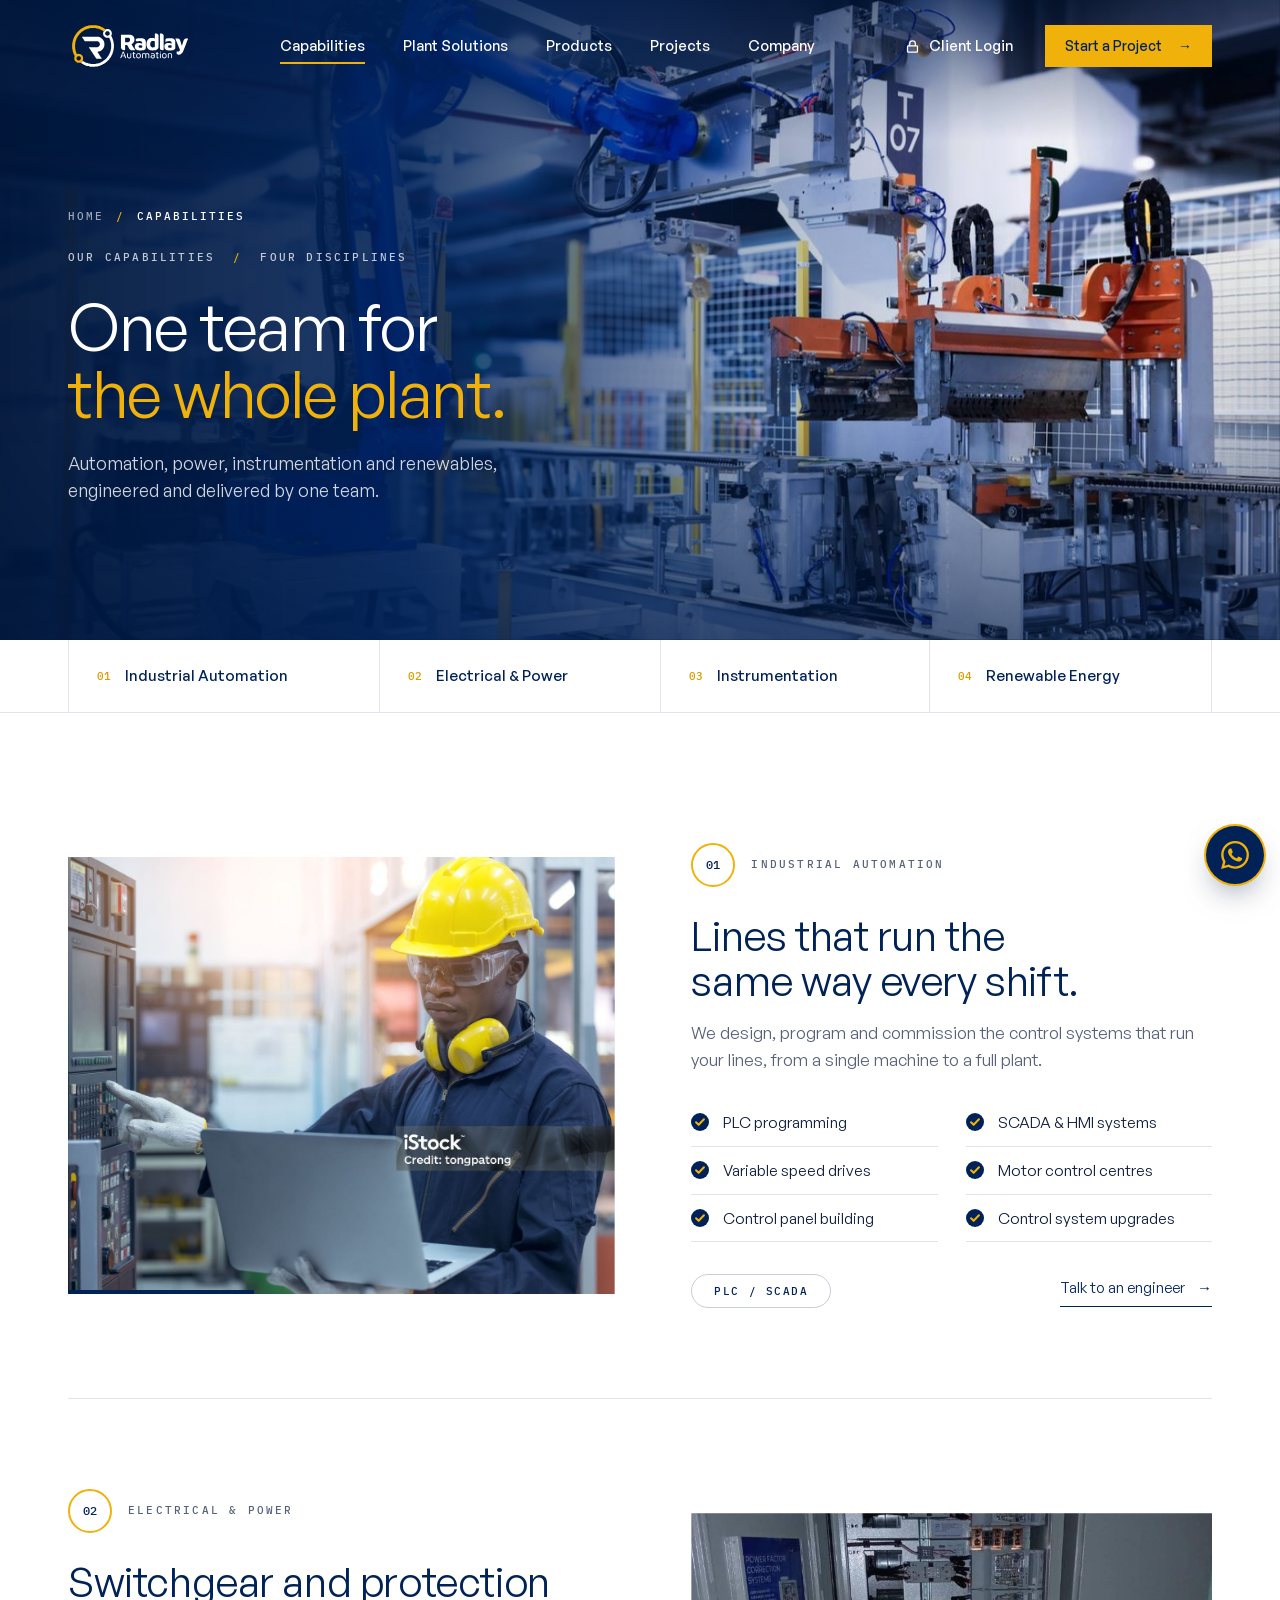
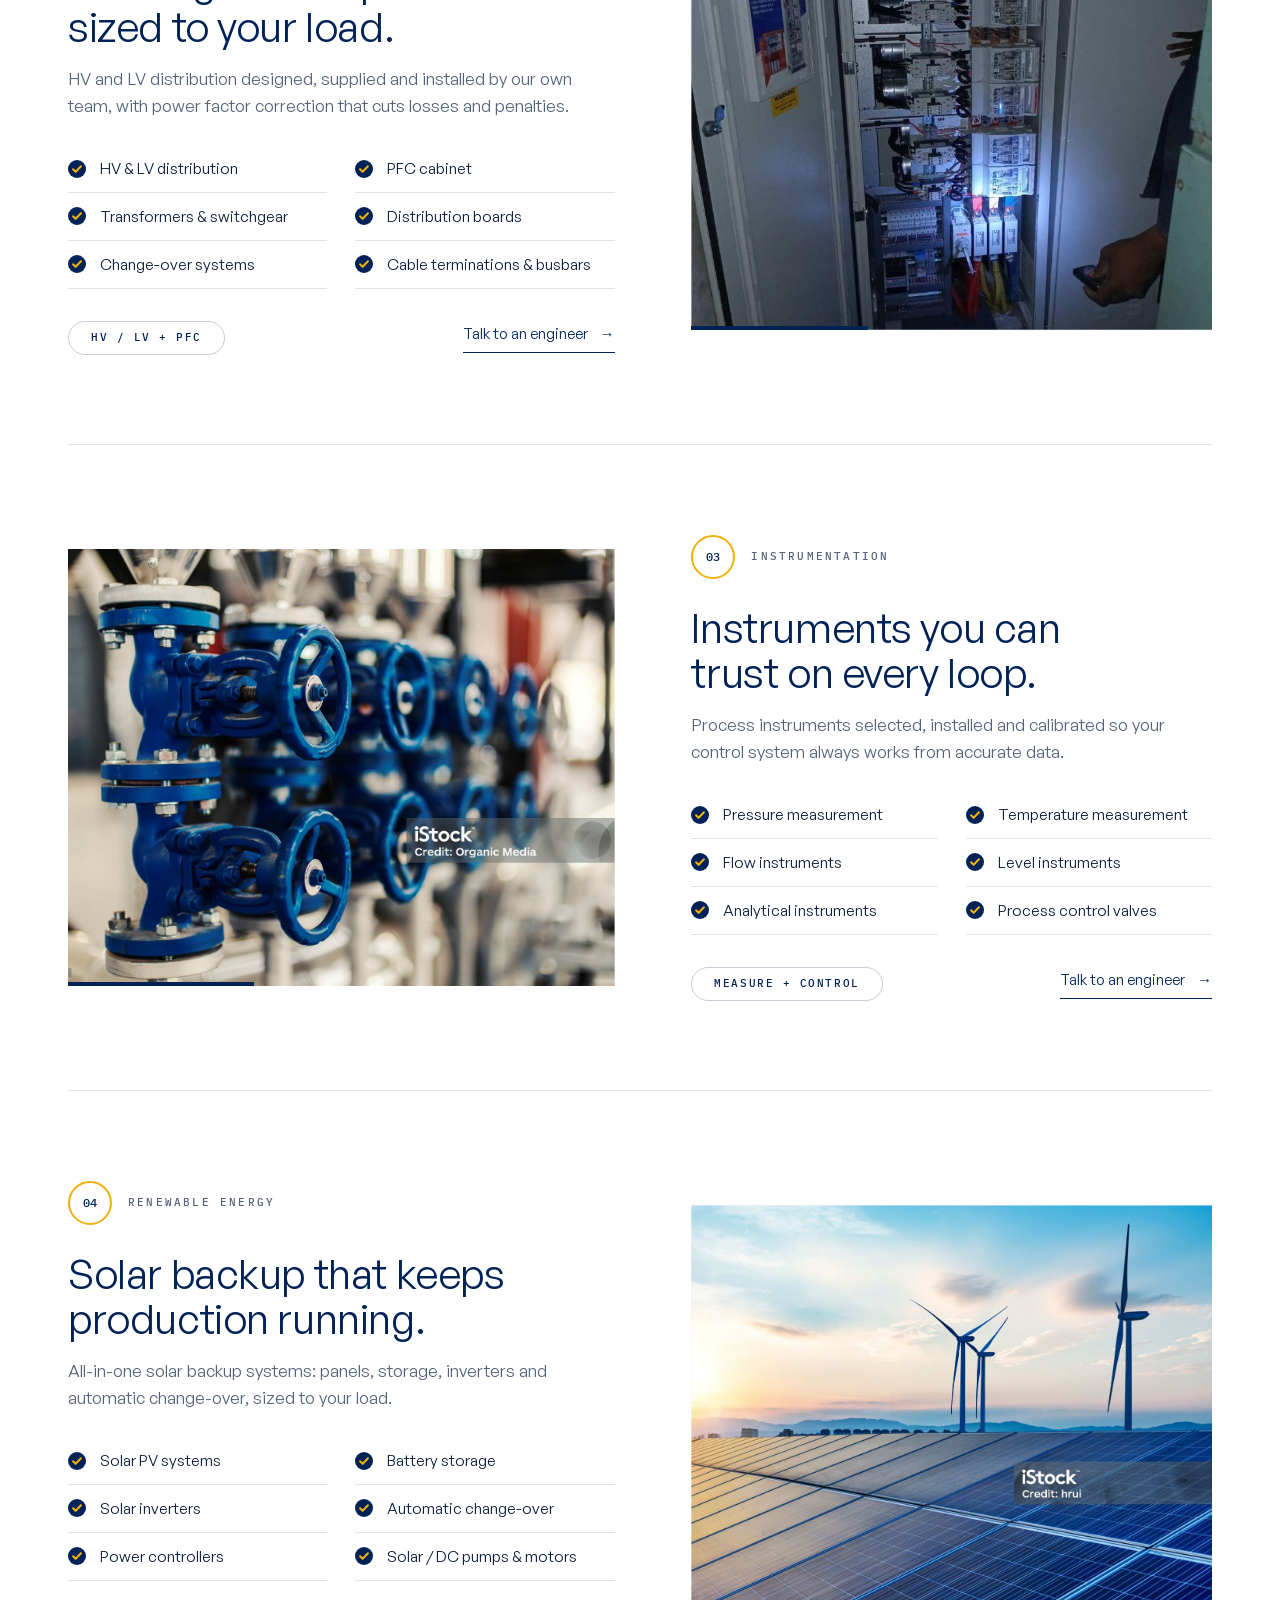
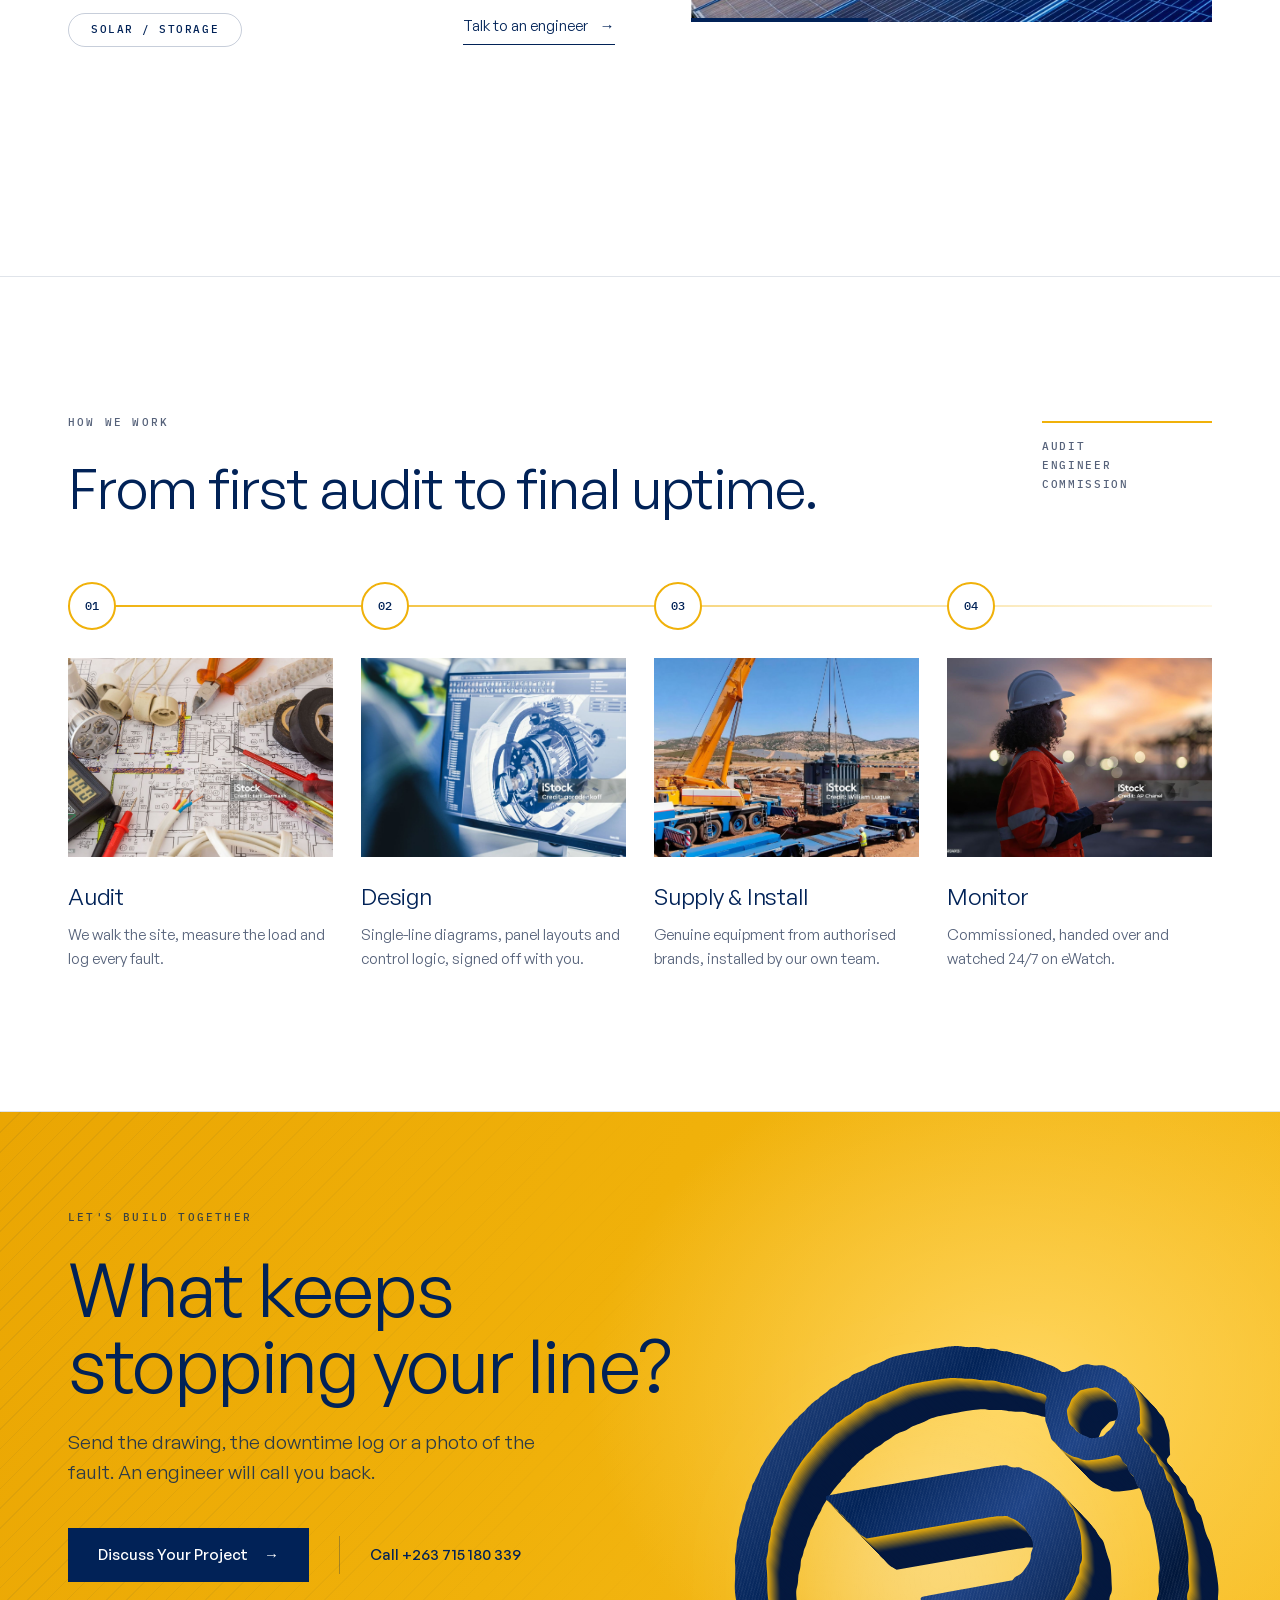
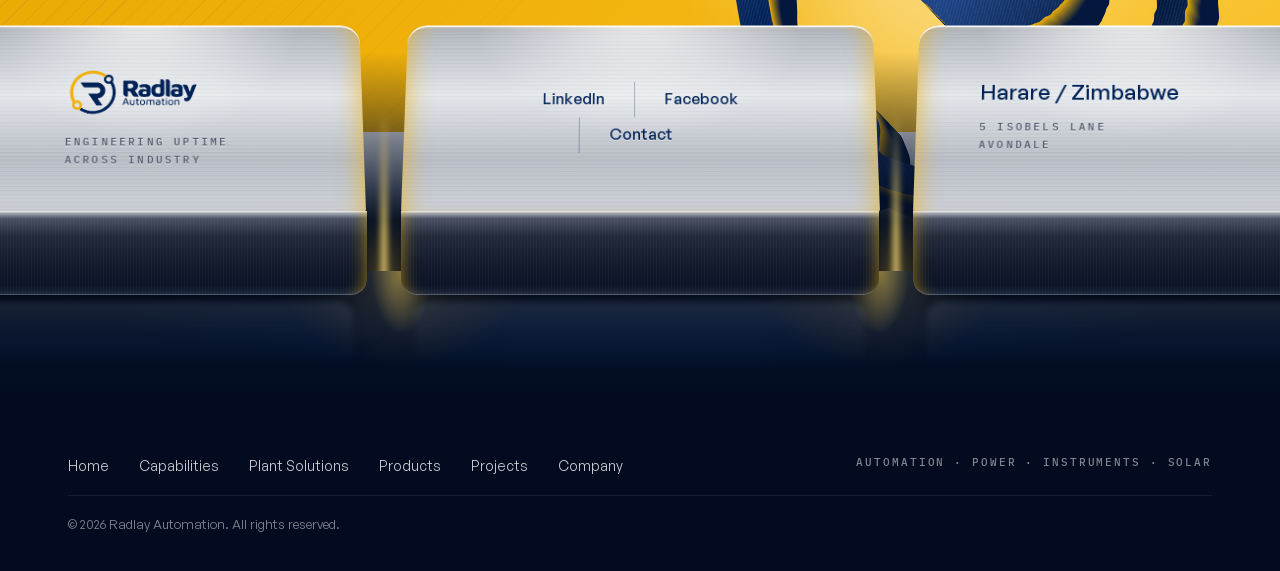
<file: capabilities.html>
<!doctype html>
<html lang="en">
<head>
  <meta charset="utf-8">
  <meta name="viewport" content="width=device-width, initial-scale=1">
  <title>Capabilities | Radlay Automation</title>
  <meta name="description" content="Industrial automation, electrical power, instrumentation and renewable energy engineering from Radlay Automation, Harare.">
  <meta name="theme-color" content="#ffffff">
  <link rel="icon" href="assets/img/radlay-mark.svg" type="image/svg+xml">
  <script>document.documentElement.classList.add('js')</script>
  <link rel="preload" href="assets/fonts/GeneralSans-400.woff2" as="font" type="font/woff2" crossorigin>
  <link rel="preload" href="assets/fonts/IBMPlexMono-500.woff2" as="font" type="font/woff2" crossorigin>
  <link rel="stylesheet" href="assets/css/fonts.css">
  <link rel="stylesheet" href="assets/css/styles.css">
</head>
<body>

<a class="skip" href="#main">Skip to content</a>

<!-- ============ HEADER ============ -->
<header class="site-header" id="top">
  <div class="wrap header-inner">
    <a class="brand" href="index.html" aria-label="Radlay Automation home">
      <img class="logo-dark" src="assets/img/radlay-logo.svg" alt="Radlay Automation" width="2670" height="1080">
      <img class="logo-light" src="assets/img/radlay-logo-white.svg" alt="" width="2670" height="1080" aria-hidden="true">
    </a>
    <nav class="nav" id="nav" aria-label="Primary">
      <a href="capabilities.html" aria-current="page">Capabilities</a>
      <a href="solutions.html">Plant Solutions</a>
      <a href="products.html">Products</a>
      <a href="projects.html">Projects</a>
      <a href="company.html">Company</a>
      <a class="nav-login-mobile" href="login.html">Client Login</a>
      <a class="btn btn-gold nav-cta-mobile" href="company.html#contact">Start a Project <span class="arr">→</span></a>
    </nav>
    <a class="header-login" href="login.html"><svg viewBox="0 0 24 24" aria-hidden="true"><rect x="5" y="11" width="14" height="9" rx="1"/><path d="M8 11V8a4 4 0 0 1 8 0v3"/></svg>Client Login</a>
    <a class="btn btn-gold btn-sm header-cta" href="company.html#contact">Start a Project <span class="arr">→</span></a>
    <a class="header-live" href="solutions.html#ewatch-live" aria-label="eWatch: see a live plant dashboard"><svg viewBox="0 0 24 14" aria-hidden="true"><path pathLength="1" d="M1 8h5l2.5-6 4 11 2.5-7 1.5 2H23"/></svg><b>eWatch</b></a>
    <button class="burger" id="burger" aria-label="Open menu" aria-expanded="false" aria-controls="nav"><span></span><span></span></button>
  </div>
</header>

<main id="main">

<!-- ============ PAGE HERO ============ -->
<section class="hero page-hero">
  <div class="hero-visual" aria-hidden="true">
    <img class="hero-photo" src="assets/img/robot-cell.jpg" alt="" width="1400" height="878" fetchpriority="high" data-focus="30 20 50 52" data-focus-on="stacked" style="object-position:60% 50%">
  </div>
  <div class="wrap hero-inner">
    <p class="crumbs reveal"><a href="index.html">Home</a><span class="sep">/</span><span aria-current="page">Capabilities</span></p>
    <p class="eyebrow reveal">Our capabilities <span class="sep">/</span> Four disciplines</p>
    <h1 class="hero-title reveal">One team for<br><span class="hl">the whole plant.</span></h1>
    <p class="hero-lead reveal">Automation, power, instrumentation and renewables, engineered and delivered by one team.</p>
  </div>
</section>

<nav class="jump" aria-label="Capabilities on this page">
  <div class="wrap jump-inner">
    <a href="#automation"><span>01</span>Industrial Automation</a>
    <a href="#power"><span>02</span>Electrical &amp; Power</a>
    <a href="#instrumentation"><span>03</span>Instrumentation</a>
    <a href="#renewables"><span>04</span>Renewable Energy</a>
  </div>
</nav>

<section class="section features" aria-label="Capabilities">
  <div class="wrap">
    <article class="feature" id="automation">
      <div class="feature-media reveal"><img src="assets/img/stock/cap-automation-engineer.jpg" alt="Engineer with a laptop programming an industrial control panel" loading="lazy" style="object-position:60% 30%"></div>
      <div class="feature-copy">
        <p class="feature-n reveal"><span>01</span>Industrial Automation</p>
        <h2 class="feature-title reveal">Lines that run the same way every shift.</h2>
        <p class="feature-lead reveal">We design, program and commission the control systems that run your lines, from a single machine to a full plant.</p>
        <ul class="checks checks-2 reveal"><li>PLC programming</li><li>SCADA &amp; HMI systems</li><li>Variable speed drives</li><li>Motor control centres</li><li>Control panel building</li><li>Control system upgrades</li></ul>
        <div class="feature-foot reveal"><span class="pill">PLC / SCADA</span><a class="link-underline" href="company.html#contact">Talk to an engineer <span class="arr">→</span></a></div>
      </div>
    </article>
    <article class="feature" id="power">
      <div class="feature-media reveal"><img src="assets/img/field-pfc-cabinet.jpg" alt="Power factor correction cabinet with contactors and capacitors built by Radlay" loading="lazy" style="object-position:50% 50%"></div>
      <div class="feature-copy">
        <p class="feature-n reveal"><span>02</span>Electrical &amp; Power</p>
        <h2 class="feature-title reveal">Switchgear and protection sized to your load.</h2>
        <p class="feature-lead reveal">HV and LV distribution designed, supplied and installed by our own team, with power factor correction that cuts losses and penalties.</p>
        <ul class="checks checks-2 reveal"><li>HV &amp; LV distribution</li><li>PFC cabinet</li><li>Transformers &amp; switchgear</li><li>Distribution boards</li><li>Change-over systems</li><li>Cable terminations &amp; busbars</li></ul>
        <div class="feature-foot reveal"><span class="pill">HV / LV + PFC</span><a class="link-underline" href="company.html#contact">Talk to an engineer <span class="arr">→</span></a></div>
      </div>
    </article>
    <article class="feature" id="instrumentation">
      <div class="feature-media reveal"><img src="assets/img/stock/cap-instrument-valves.jpg" alt="Row of blue process control valves on pipework" loading="lazy" style="object-position:50% 50%"></div>
      <div class="feature-copy">
        <p class="feature-n reveal"><span>03</span>Instrumentation</p>
        <h2 class="feature-title reveal">Instruments you can trust on every loop.</h2>
        <p class="feature-lead reveal">Process instruments selected, installed and calibrated so your control system always works from accurate data.</p>
        <ul class="checks checks-2 reveal"><li>Pressure measurement</li><li>Temperature measurement</li><li>Flow instruments</li><li>Level instruments</li><li>Analytical instruments</li><li>Process control valves</li></ul>
        <div class="feature-foot reveal"><span class="pill">Measure + Control</span><a class="link-underline" href="company.html#contact">Talk to an engineer <span class="arr">→</span></a></div>
      </div>
    </article>
    <article class="feature" id="renewables">
      <div class="feature-media reveal"><img src="assets/img/stock/cap-solar-wind.jpg" alt="Solar panels and wind turbines at sunrise" loading="lazy" style="object-position:50% 50%"></div>
      <div class="feature-copy">
        <p class="feature-n reveal"><span>04</span>Renewable Energy</p>
        <h2 class="feature-title reveal">Solar backup that keeps production running.</h2>
        <p class="feature-lead reveal">All-in-one solar backup systems: panels, storage, inverters and automatic change-over, sized to your load.</p>
        <ul class="checks checks-2 reveal"><li>Solar PV systems</li><li>Battery storage</li><li>Solar inverters</li><li>Automatic change-over</li><li>Power controllers</li><li>Solar / DC pumps &amp; motors</li></ul>
        <div class="feature-foot reveal"><span class="pill">Solar / Storage</span><a class="link-underline" href="company.html#contact">Talk to an engineer <span class="arr">→</span></a></div>
      </div>
    </article>
  </div>
</section>

<!-- ============ PROCESS ============ -->
<section class="section process" aria-labelledby="process-title">
  <div class="wrap">
    <div class="sec-head">
      <div>
        <p class="eyebrow reveal">How we work</p>
        <h2 class="sec-title reveal" id="process-title">From first audit to final uptime.</h2>
      </div>
      <p class="corner-tag reveal">Audit<br>Engineer<br>Commission</p>
    </div>
    <ol class="steps">
      <li class="reveal"><span class="step-n">01</span><div class="step-media"><img src="assets/img/stock/step-audit.jpg" alt="Multimeter, cables and tools on electrical drawings" loading="lazy"></div><h3>Audit</h3><p>We walk the site, measure the load and log every fault.</p></li>
      <li class="reveal"><span class="step-n">02</span><div class="step-media"><img src="assets/img/stock/step-design.jpg" alt="Engineering design model on a workstation screen" loading="lazy" style="object-position:40% 50%"></div><h3>Design</h3><p>Single-line diagrams, panel layouts and control logic, signed off with you.</p></li>
      <li class="reveal"><span class="step-n">03</span><div class="step-media"><img src="assets/img/stock/step-install-transformer.jpg" alt="Crane lifting a transformer into place on site" loading="lazy"></div><h3>Supply &amp; Install</h3><p>Genuine equipment from authorised brands, installed by our own team.</p></li>
      <li class="reveal"><span class="step-n">04</span><div class="step-media"><img src="assets/img/stock/step-monitor-engineer.jpg" alt="Engineer in a hard hat checking a tablet at dusk" loading="lazy" style="object-position:35% 40%"></div><h3>Monitor</h3><p>Commissioned, handed over and watched 24/7 on eWatch.</p></li>
    </ol>
  </div>
</section>


<!-- ============ CTA (its 3D mark drops behind the footer plates) ============ -->
<section class="cta" aria-labelledby="cta-title">
  <div class="wrap cta-inner">
    <div class="cta-copy">
      <p class="eyebrow eyebrow-dark reveal">Let's build together</p>
      <h2 class="cta-title reveal" id="cta-title">What keeps stopping your line?</h2>
      <p class="cta-lead reveal">Send the drawing, the downtime log or a photo of the fault. An engineer will call you back.</p>
      <div class="cta-actions reveal">
        <a class="btn btn-navy" href="company.html#contact">Discuss Your Project <span class="arr">→</span></a>
        <span class="v-rule v-rule-dark" aria-hidden="true"></span>
        <a class="cta-phone" href="tel:+263715180339">Call +263 715 180 339</a>
      </div>
    </div>
  </div>
  <div class="cta-object" aria-hidden="true">
    <div class="mark3d mark3d-cta" data-depth="30"></div>
  </div>
</section>

</main>

<!-- ============ FOOTER: steel plates on a lit navy floor ============ -->
<footer class="footer">
  <div class="plates">
    <div class="plate plate-l">
      <div class="plate-top">
        <a class="foot-logo" href="index.html" aria-label="Radlay Automation home"><img src="assets/img/radlay-logo.svg" alt="Radlay Automation" width="2670" height="1080" loading="lazy"></a>
        <p class="etch">Engineering uptime<br>across industry</p>
      </div>
      <div class="plate-front"></div>
    </div>
    <div class="plate plate-c">
      <div class="plate-top">
        <nav class="foot-links" aria-label="Social and contact">
          <a href="#" data-todo="linkedin-url">LinkedIn</a>
          <a href="#" data-todo="facebook-url">Facebook</a>
          <a href="company.html#contact">Contact</a>
        </nav>
      </div>
      <div class="plate-front"></div>
    </div>
    <div class="plate plate-r">
      <div class="plate-top">
        <p class="foot-loc">Harare / Zimbabwe</p>
        <p class="etch">5 Isobels Lane<br>Avondale</p>
      </div>
      <div class="plate-front"></div>
    </div>
  </div>
  <div class="floor" aria-hidden="true"></div>
  <div class="foot-base">
    <div class="wrap foot-base-inner">
      <nav class="foot-sitemap" aria-label="Site">
        <a href="index.html">Home</a>
        <a href="capabilities.html">Capabilities</a>
        <a href="solutions.html">Plant Solutions</a>
        <a href="products.html">Products</a>
        <a href="projects.html">Projects</a>
        <a href="company.html">Company</a>
      </nav>
      <p class="mono-label">Automation · Power · Instruments · Solar</p>
      <p class="foot-copy">© <span id="year">2026</span> Radlay Automation. All rights reserved.</p>
    </div>
  </div>
</footer>

<a class="wa-float" href="https://wa.me/263715180339?text=Hello%20Radlay%2C%20I%20would%20like%20to%20talk%20to%20an%20engineer." target="_blank" rel="noopener" aria-label="Chat with a Radlay engineer on WhatsApp">
  <svg class="wa-wave" viewBox="0 0 58 58" aria-hidden="true"><circle cx="29" cy="29" r="28"/><circle cx="29" cy="29" r="28"/><circle cx="29" cy="29" r="28"/></svg>
  <svg class="wa-icon" viewBox="0 0 24 24" aria-hidden="true"><path d="M17.47 14.38c-.3-.15-1.76-.87-2.03-.97-.27-.1-.47-.15-.67.15-.2.3-.77.97-.94 1.16-.17.2-.35.22-.64.08-.3-.15-1.26-.46-2.39-1.48-.88-.79-1.48-1.76-1.65-2.06-.17-.3-.02-.46.13-.6.13-.14.3-.35.45-.52.15-.17.2-.3.3-.5.1-.2.05-.37-.03-.52-.07-.15-.67-1.61-.92-2.2-.24-.58-.49-.5-.67-.51h-.57c-.2 0-.52.07-.79.37-.27.3-1.04 1.02-1.04 2.48s1.07 2.88 1.21 3.07c.15.2 2.1 3.2 5.08 4.49.71.31 1.26.49 1.7.63.71.22 1.36.19 1.87.12.57-.09 1.76-.72 2-1.41.25-.7.25-1.29.18-1.41-.08-.13-.27-.2-.57-.35m-5.42 7.4h-.01a9.87 9.87 0 0 1-5.03-1.38l-.36-.21-3.74.98 1-3.65-.24-.37a9.86 9.86 0 0 1-1.51-5.26c0-5.45 4.44-9.88 9.89-9.88 2.64 0 5.12 1.03 6.99 2.9a9.83 9.83 0 0 1 2.89 6.99c0 5.45-4.44 9.88-9.88 9.88m8.41-18.3A11.82 11.82 0 0 0 12.05 0C5.5 0 .16 5.34.16 11.89c0 2.1.55 4.14 1.59 5.95L.06 24l6.3-1.65a11.88 11.88 0 0 0 5.68 1.45h.01c6.55 0 11.89-5.34 11.89-11.89a11.82 11.82 0 0 0-3.48-8.41z"/></svg>
  <span class="wa-label">Chat with an engineer</span>
</a>

<script src="assets/js/main.js" defer></script>
</body>
</html>
</file>
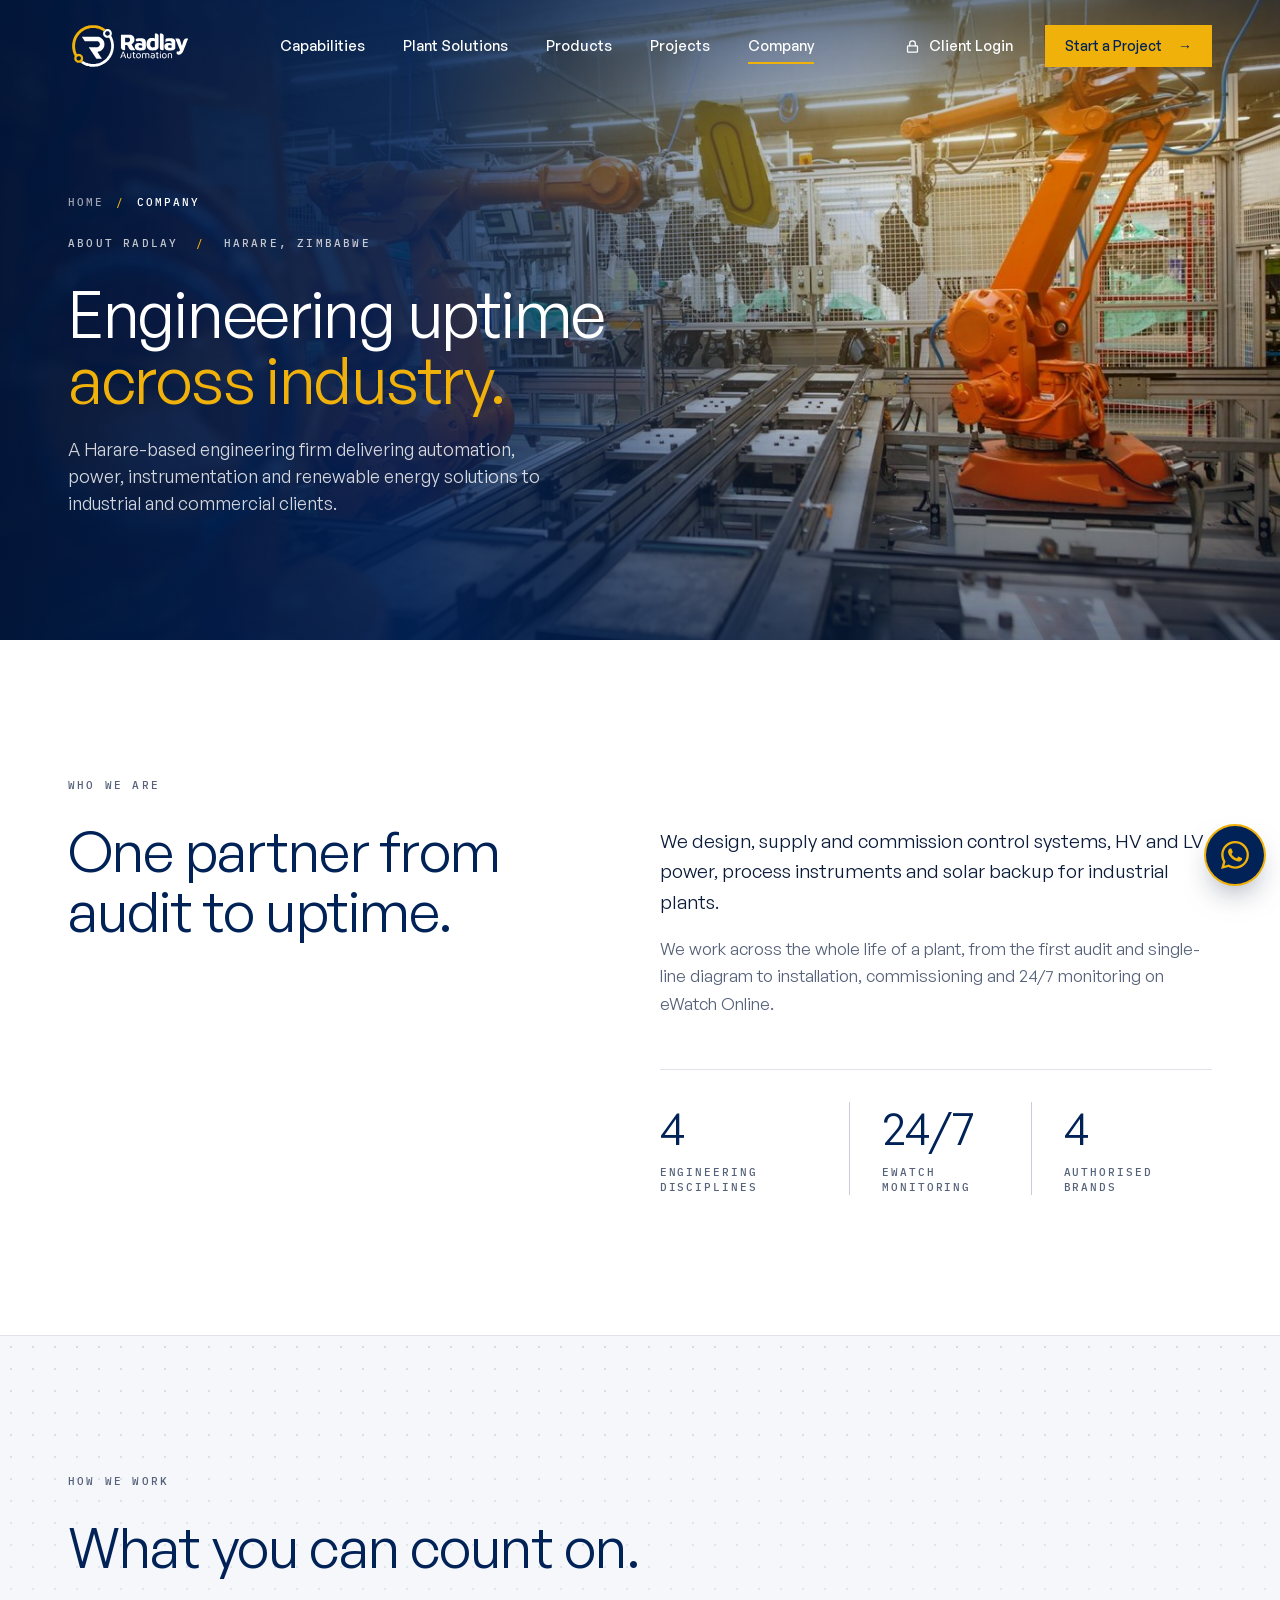
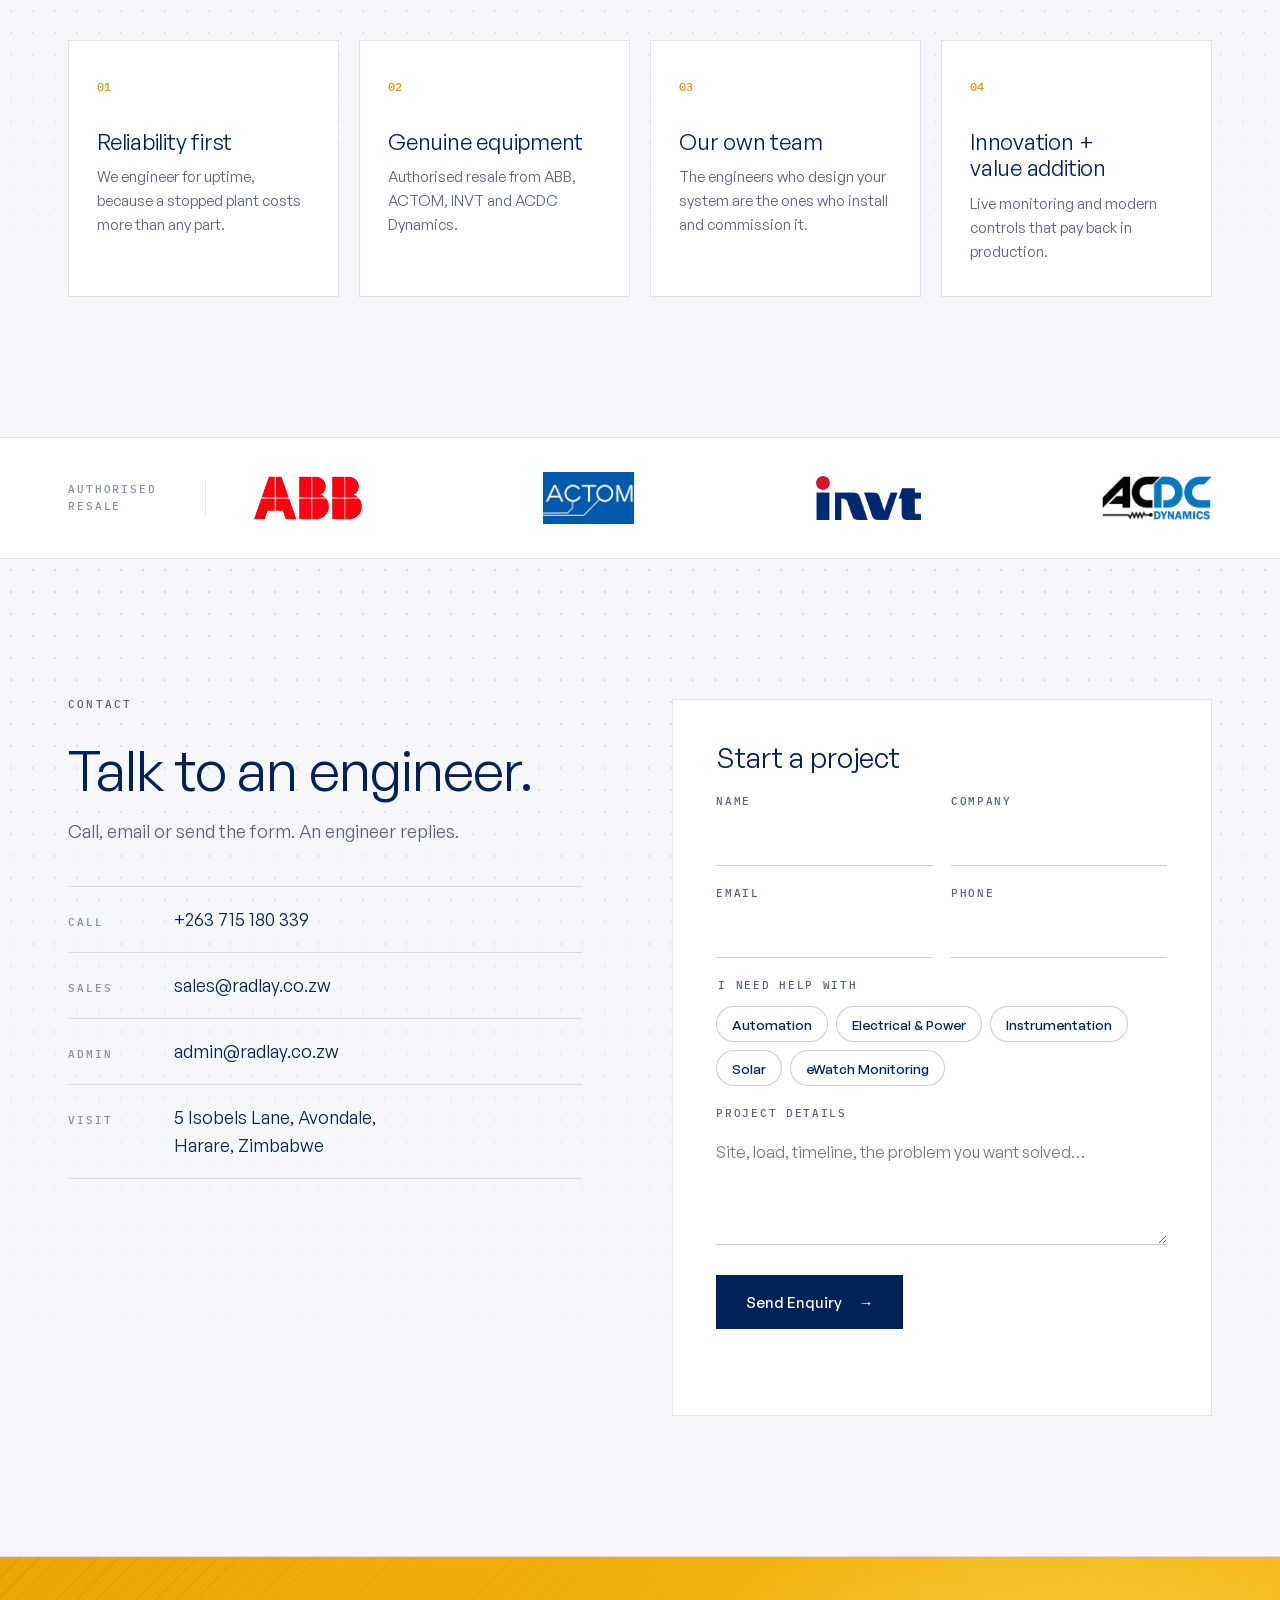
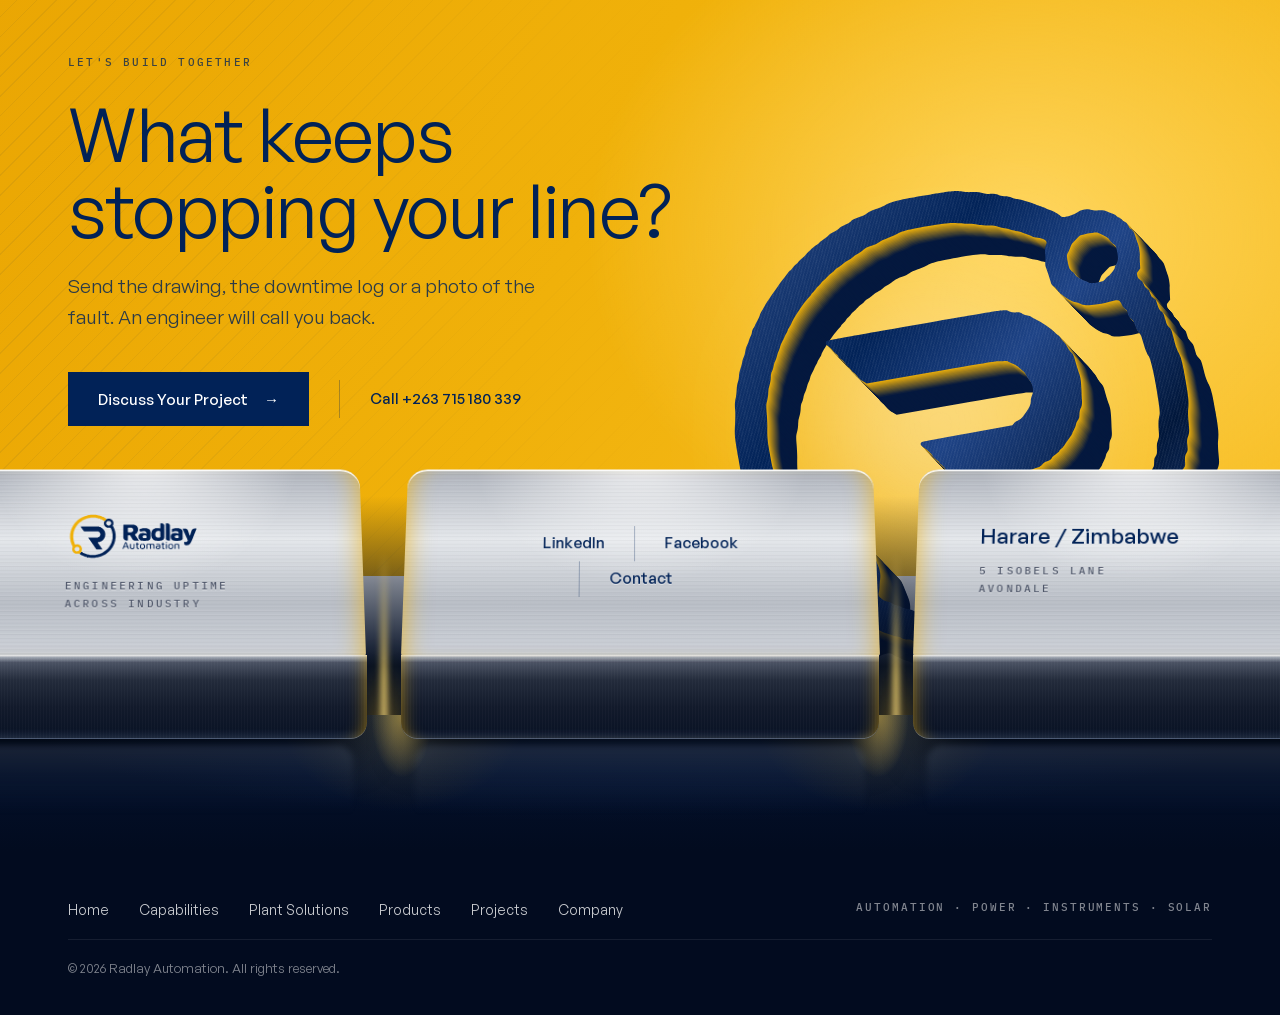
<file: company.html>
<!doctype html>
<html lang="en">
<head>
  <meta charset="utf-8">
  <meta name="viewport" content="width=device-width, initial-scale=1">
  <title>Company & Contact | Radlay Automation</title>
  <meta name="description" content="About Radlay Automation, Harare: automation, power, instrumentation and renewable energy engineering. Contact our engineers.">
  <meta name="theme-color" content="#ffffff">
  <link rel="icon" href="assets/img/radlay-mark.svg" type="image/svg+xml">
  <script>document.documentElement.classList.add('js')</script>
  <link rel="preload" href="assets/fonts/GeneralSans-400.woff2" as="font" type="font/woff2" crossorigin>
  <link rel="preload" href="assets/fonts/IBMPlexMono-500.woff2" as="font" type="font/woff2" crossorigin>
  <link rel="stylesheet" href="assets/css/fonts.css">
  <link rel="stylesheet" href="assets/css/styles.css">
</head>
<body>

<a class="skip" href="#main">Skip to content</a>

<!-- ============ HEADER ============ -->
<header class="site-header" id="top">
  <div class="wrap header-inner">
    <a class="brand" href="index.html" aria-label="Radlay Automation home">
      <img class="logo-dark" src="assets/img/radlay-logo.svg" alt="Radlay Automation" width="2670" height="1080">
      <img class="logo-light" src="assets/img/radlay-logo-white.svg" alt="" width="2670" height="1080" aria-hidden="true">
    </a>
    <nav class="nav" id="nav" aria-label="Primary">
      <a href="capabilities.html">Capabilities</a>
      <a href="solutions.html">Plant Solutions</a>
      <a href="products.html">Products</a>
      <a href="projects.html">Projects</a>
      <a href="company.html" aria-current="page">Company</a>
      <a class="nav-login-mobile" href="login.html">Client Login</a>
      <a class="btn btn-gold nav-cta-mobile" href="company.html#contact">Start a Project <span class="arr">→</span></a>
    </nav>
    <a class="header-login" href="login.html"><svg viewBox="0 0 24 24" aria-hidden="true"><rect x="5" y="11" width="14" height="9" rx="1"/><path d="M8 11V8a4 4 0 0 1 8 0v3"/></svg>Client Login</a>
    <a class="btn btn-gold btn-sm header-cta" href="company.html#contact">Start a Project <span class="arr">→</span></a>
    <a class="header-live" href="solutions.html#ewatch-live" aria-label="eWatch: see a live plant dashboard"><svg viewBox="0 0 24 14" aria-hidden="true"><path pathLength="1" d="M1 8h5l2.5-6 4 11 2.5-7 1.5 2H23"/></svg><b>eWatch</b></a>
    <button class="burger" id="burger" aria-label="Open menu" aria-expanded="false" aria-controls="nav"><span></span><span></span></button>
  </div>
</header>

<main id="main">

<!-- ============ PAGE HERO ============ -->
<section class="hero page-hero">
  <div class="hero-visual" aria-hidden="true">
    <img class="hero-photo" src="assets/img/plant-robotics.jpg" alt="" width="1400" height="933" fetchpriority="high" data-focus="74 22 89 56" data-focus-on="stacked" style="object-position:50% 50%">
  </div>
  <div class="wrap hero-inner">
    <p class="crumbs reveal"><a href="index.html">Home</a><span class="sep">/</span><span aria-current="page">Company</span></p>
    <p class="eyebrow reveal">About Radlay <span class="sep">/</span> Harare, Zimbabwe</p>
    <h1 class="hero-title reveal">Engineering uptime<br><span class="hl">across industry.</span></h1>
    <p class="hero-lead reveal">A Harare-based engineering firm delivering automation, power, instrumentation and renewable energy solutions to industrial and commercial clients.</p>
  </div>
</section>

<section class="section about" aria-labelledby="about-title">
  <div class="wrap about-grid">
    <div>
      <p class="eyebrow reveal">Who we are</p>
      <h2 class="sec-title reveal" id="about-title">One partner from audit to uptime.</h2>
    </div>
    <div class="about-copy">
      <p class="reveal">We design, supply and commission control systems, HV and LV power, process instruments and solar backup for industrial plants.</p>
      <p class="reveal">We work across the whole life of a plant, from the first audit and single-line diagram to installation, commissioning and 24/7 monitoring on eWatch Online.</p>
      <dl class="hero-stats about-stats reveal">
        <div><dt>4</dt><dd>Engineering disciplines</dd></div>
        <div><dt>24/7</dt><dd>eWatch monitoring</dd></div>
        <div><dt>4</dt><dd>Authorised brands</dd></div>
      </dl>
    </div>
  </div>
</section>

<section class="section values-sec" aria-labelledby="values-title">
  <div class="wrap">
    <div class="sec-head">
      <div>
        <p class="eyebrow reveal">How we work</p>
        <h2 class="sec-title reveal" id="values-title">What you can count on.</h2>
      </div>
    </div>
    <div class="values">
      <article class="value reveal"><span class="value-n">01</span><h3>Reliability first</h3><p>We engineer for uptime, because a stopped plant costs more than any part.</p></article>
      <article class="value reveal"><span class="value-n">02</span><h3>Genuine equipment</h3><p>Authorised resale from ABB, ACTOM, INVT and ACDC Dynamics.</p></article>
      <article class="value reveal"><span class="value-n">03</span><h3>Our own team</h3><p>The engineers who design your system are the ones who install and commission it.</p></article>
      <article class="value reveal"><span class="value-n">04</span><h3>Innovation + value addition</h3><p>Live monitoring and modern controls that pay back in production.</p></article>
    </div>
  </div>
</section>

<!-- ============ PARTNERS ============ -->
<section class="partners" aria-label="Authorised resale brands">
  <div class="wrap partners-inner">
    <p class="mono-label">Authorised<br>resale</p>
    <ul class="partner-logos">
      <li><img src="assets/img/partners/abb.png" alt="ABB" width="400" height="163" loading="lazy"></li>
      <li><img src="assets/img/partners/actom.png" alt="ACTOM" width="198" height="113" loading="lazy"></li>
      <li><img src="assets/img/partners/invt.png" alt="INVT" width="300" height="126" loading="lazy"></li>
      <li><img src="assets/img/partners/acdc-dynamics.png" alt="ACDC Dynamics" width="487" height="195" loading="lazy"></li>
    </ul>
  </div>
</section>


<!-- ============ CONTACT ============ -->
<section class="section contact" id="company">
  <div class="wrap contact-grid">
    <div>
      <p class="eyebrow reveal">Contact</p>
      <h2 class="sec-title reveal">Talk to an engineer.</h2>
      <p class="sec-lead reveal">Call, email or send the form. An engineer replies.</p>
      <ul class="contact-list contact-list-lg reveal">
        <li><span class="mono-label">Call</span><a href="tel:+263715180339">+263 715 180 339</a></li>
        <li><span class="mono-label">Sales</span><a href="mailto:sales@radlay.co.zw">sales@radlay.co.zw</a></li>
        <li><span class="mono-label">Admin</span><a href="mailto:admin@radlay.co.zw">admin@radlay.co.zw</a></li>
        <li><span class="mono-label">Visit</span><span>5 Isobels Lane, Avondale,<br>Harare, Zimbabwe</span></li>
      </ul>
    </div>
    <form class="form reveal" id="contact" data-mailto="sales@radlay.co.zw" novalidate>
      <p class="form-title">Start a project</p>
      <div class="form-row">
        <label><span>Name</span><input name="name" required autocomplete="name"></label>
        <label><span>Company</span><input name="company" autocomplete="organization"></label>
      </div>
      <div class="form-row">
        <label><span>Email</span><input name="email" type="email" required autocomplete="email"></label>
        <label><span>Phone</span><input name="phone" type="tel" autocomplete="tel"></label>
      </div>
      <fieldset class="chips">
        <legend>I need help with</legend>
        <label><input type="checkbox" name="need" value="Automation"><span>Automation</span></label>
        <label><input type="checkbox" name="need" value="Electrical & Power"><span>Electrical &amp; Power</span></label>
        <label><input type="checkbox" name="need" value="Instrumentation"><span>Instrumentation</span></label>
        <label><input type="checkbox" name="need" value="Solar"><span>Solar</span></label>
        <label><input type="checkbox" name="need" value="eWatch Monitoring"><span>eWatch Monitoring</span></label>
      </fieldset>
      <label><span>Project details</span><textarea name="message" rows="4" placeholder="Site, load, timeline, the problem you want solved…"></textarea></label>
      <button class="btn btn-navy" type="submit">Send Enquiry <span class="arr">→</span></button>
      <p class="form-status" role="status" aria-live="polite"></p>
    </form>
  </div>
</section>

<!-- ============ CTA (its 3D mark drops behind the footer plates) ============ -->
<section class="cta" aria-labelledby="cta-title">
  <div class="wrap cta-inner">
    <div class="cta-copy">
      <p class="eyebrow eyebrow-dark reveal">Let's build together</p>
      <h2 class="cta-title reveal" id="cta-title">What keeps stopping your line?</h2>
      <p class="cta-lead reveal">Send the drawing, the downtime log or a photo of the fault. An engineer will call you back.</p>
      <div class="cta-actions reveal">
        <a class="btn btn-navy" href="company.html#contact">Discuss Your Project <span class="arr">→</span></a>
        <span class="v-rule v-rule-dark" aria-hidden="true"></span>
        <a class="cta-phone" href="tel:+263715180339">Call +263 715 180 339</a>
      </div>
    </div>
  </div>
  <div class="cta-object" aria-hidden="true">
    <div class="mark3d mark3d-cta" data-depth="30"></div>
  </div>
</section>

</main>

<!-- ============ FOOTER: steel plates on a lit navy floor ============ -->
<footer class="footer">
  <div class="plates">
    <div class="plate plate-l">
      <div class="plate-top">
        <a class="foot-logo" href="index.html" aria-label="Radlay Automation home"><img src="assets/img/radlay-logo.svg" alt="Radlay Automation" width="2670" height="1080" loading="lazy"></a>
        <p class="etch">Engineering uptime<br>across industry</p>
      </div>
      <div class="plate-front"></div>
    </div>
    <div class="plate plate-c">
      <div class="plate-top">
        <nav class="foot-links" aria-label="Social and contact">
          <a href="#" data-todo="linkedin-url">LinkedIn</a>
          <a href="#" data-todo="facebook-url">Facebook</a>
          <a href="company.html#contact">Contact</a>
        </nav>
      </div>
      <div class="plate-front"></div>
    </div>
    <div class="plate plate-r">
      <div class="plate-top">
        <p class="foot-loc">Harare / Zimbabwe</p>
        <p class="etch">5 Isobels Lane<br>Avondale</p>
      </div>
      <div class="plate-front"></div>
    </div>
  </div>
  <div class="floor" aria-hidden="true"></div>
  <div class="foot-base">
    <div class="wrap foot-base-inner">
      <nav class="foot-sitemap" aria-label="Site">
        <a href="index.html">Home</a>
        <a href="capabilities.html">Capabilities</a>
        <a href="solutions.html">Plant Solutions</a>
        <a href="products.html">Products</a>
        <a href="projects.html">Projects</a>
        <a href="company.html">Company</a>
      </nav>
      <p class="mono-label">Automation · Power · Instruments · Solar</p>
      <p class="foot-copy">© <span id="year">2026</span> Radlay Automation. All rights reserved.</p>
    </div>
  </div>
</footer>

<a class="wa-float" href="https://wa.me/263715180339?text=Hello%20Radlay%2C%20I%20would%20like%20to%20talk%20to%20an%20engineer." target="_blank" rel="noopener" aria-label="Chat with a Radlay engineer on WhatsApp">
  <svg class="wa-wave" viewBox="0 0 58 58" aria-hidden="true"><circle cx="29" cy="29" r="28"/><circle cx="29" cy="29" r="28"/><circle cx="29" cy="29" r="28"/></svg>
  <svg class="wa-icon" viewBox="0 0 24 24" aria-hidden="true"><path d="M17.47 14.38c-.3-.15-1.76-.87-2.03-.97-.27-.1-.47-.15-.67.15-.2.3-.77.97-.94 1.16-.17.2-.35.22-.64.08-.3-.15-1.26-.46-2.39-1.48-.88-.79-1.48-1.76-1.65-2.06-.17-.3-.02-.46.13-.6.13-.14.3-.35.45-.52.15-.17.2-.3.3-.5.1-.2.05-.37-.03-.52-.07-.15-.67-1.61-.92-2.2-.24-.58-.49-.5-.67-.51h-.57c-.2 0-.52.07-.79.37-.27.3-1.04 1.02-1.04 2.48s1.07 2.88 1.21 3.07c.15.2 2.1 3.2 5.08 4.49.71.31 1.26.49 1.7.63.71.22 1.36.19 1.87.12.57-.09 1.76-.72 2-1.41.25-.7.25-1.29.18-1.41-.08-.13-.27-.2-.57-.35m-5.42 7.4h-.01a9.87 9.87 0 0 1-5.03-1.38l-.36-.21-3.74.98 1-3.65-.24-.37a9.86 9.86 0 0 1-1.51-5.26c0-5.45 4.44-9.88 9.89-9.88 2.64 0 5.12 1.03 6.99 2.9a9.83 9.83 0 0 1 2.89 6.99c0 5.45-4.44 9.88-9.88 9.88m8.41-18.3A11.82 11.82 0 0 0 12.05 0C5.5 0 .16 5.34.16 11.89c0 2.1.55 4.14 1.59 5.95L.06 24l6.3-1.65a11.88 11.88 0 0 0 5.68 1.45h.01c6.55 0 11.89-5.34 11.89-11.89a11.82 11.82 0 0 0-3.48-8.41z"/></svg>
  <span class="wa-label">Chat with an engineer</span>
</a>

<script src="assets/js/main.js" defer></script>
</body>
</html>
</file>
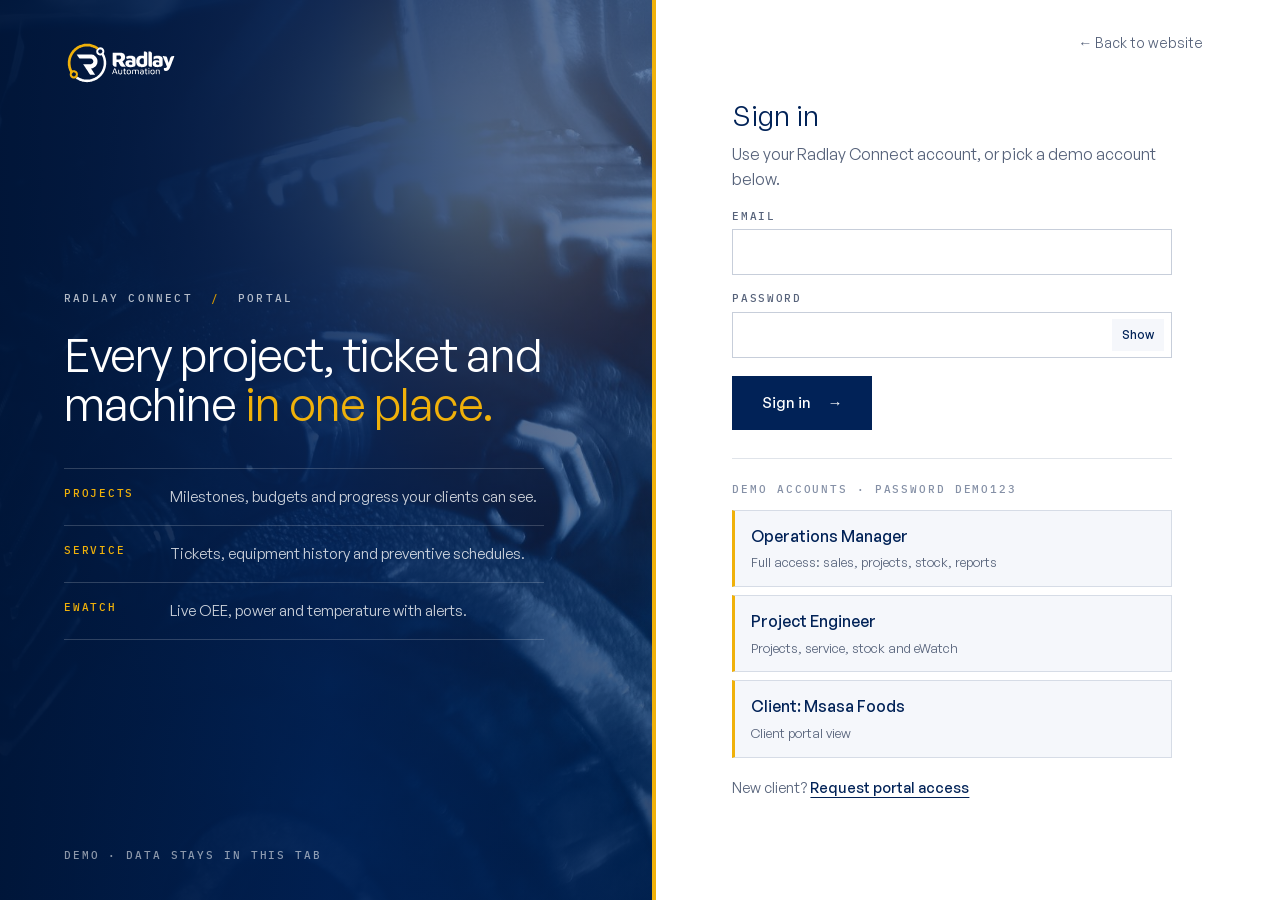
<file: connect.html>
<!doctype html>
<html lang="en">
<head>
  <meta charset="utf-8">
  <meta name="viewport" content="width=device-width, initial-scale=1">
  <title>Radlay Connect</title>
  <meta name="theme-color" content="#012257">
  <link rel="icon" href="assets/img/radlay-mark.svg" type="image/svg+xml">
  <link rel="preload" href="assets/fonts/GeneralSans-400.woff2" as="font" type="font/woff2" crossorigin>
  <link rel="preload" href="assets/fonts/IBMPlexMono-500.woff2" as="font" type="font/woff2" crossorigin>
  <link rel="stylesheet" href="assets/css/fonts.css">
  <link rel="stylesheet" href="assets/css/styles.css">
  <link rel="stylesheet" href="assets/css/connect.css">
  <script src="assets/js/connect-db.js"></script>
  <script>if (!window.RadlayDB.auth.current()) location.replace('login.html');</script>
</head>
<body class="app-body">

<div class="app">
  <aside class="side" id="side" aria-label="Main menu">
    <a class="side-logo" href="#/dashboard" aria-label="Radlay Connect dashboard">
      <img src="assets/img/radlay-logo-white.svg" alt="Radlay Automation" width="2670" height="1080">
      <span>Connect</span>
    </a>
    <nav class="side-nav" id="sideNav"></nav>
    <div class="side-foot">
      <a href="index.html">← Radlay website</a>
    </div>
  </aside>
  <div class="side-scrim" id="sideScrim" hidden></div>

  <div class="app-main">
    <header class="top">
      <button class="top-menu" id="menuBtn" aria-label="Open menu" aria-expanded="false" aria-controls="side"><span></span><span></span></button>
      <label class="top-search">
        <svg viewBox="0 0 24 24" aria-hidden="true"><circle cx="11" cy="11" r="7"/><path d="M20 20l-4-4"/></svg>
        <input id="globalSearch" type="search" placeholder="Search projects, tickets, stock, articles…" autocomplete="off" aria-label="Search">
        <div class="search-results" id="searchResults" hidden></div>
      </label>
      <span class="demo-chip" title="All data is stored in sessionStorage for this tab and resets when the tab closes">Demo · session data</span>
      <div class="top-user">
        <button class="user-btn" id="userBtn" aria-expanded="false" aria-controls="userMenu"><span class="avatar" id="avatar"></span><span class="user-meta"><b id="userName"></b><small id="userTitle"></small></span></button>
        <div class="user-menu" id="userMenu" hidden>
          <a href="#/settings">Settings</a>
          <button type="button" data-action="logout">Sign out</button>
        </div>
      </div>
    </header>

    <main class="view" id="view" tabindex="-1"></main>
  </div>
</div>

<div class="modal" id="modal" hidden>
  <div class="modal-scrim" data-action="close-modal"></div>
  <div class="modal-box" role="dialog" aria-modal="true" aria-labelledby="modalTitle">
    <header class="modal-head"><h2 id="modalTitle"></h2><button class="icon-btn" data-action="close-modal" aria-label="Close">×</button></header>
    <div class="modal-body" id="modalBody"></div>
  </div>
</div>

<div class="drawer" id="drawer" hidden>
  <div class="modal-scrim" data-action="close-drawer"></div>
  <aside class="drawer-box" role="dialog" aria-modal="true" aria-labelledby="drawerTitle">
    <header class="modal-head"><h2 id="drawerTitle"></h2><button class="icon-btn" data-action="close-drawer" aria-label="Close">×</button></header>
    <div class="drawer-body" id="drawerBody"></div>
  </aside>
</div>

<div class="toasts" id="toasts" aria-live="polite"></div>

<script src="assets/js/connect.js" defer></script>
</body>
</html>
</file>
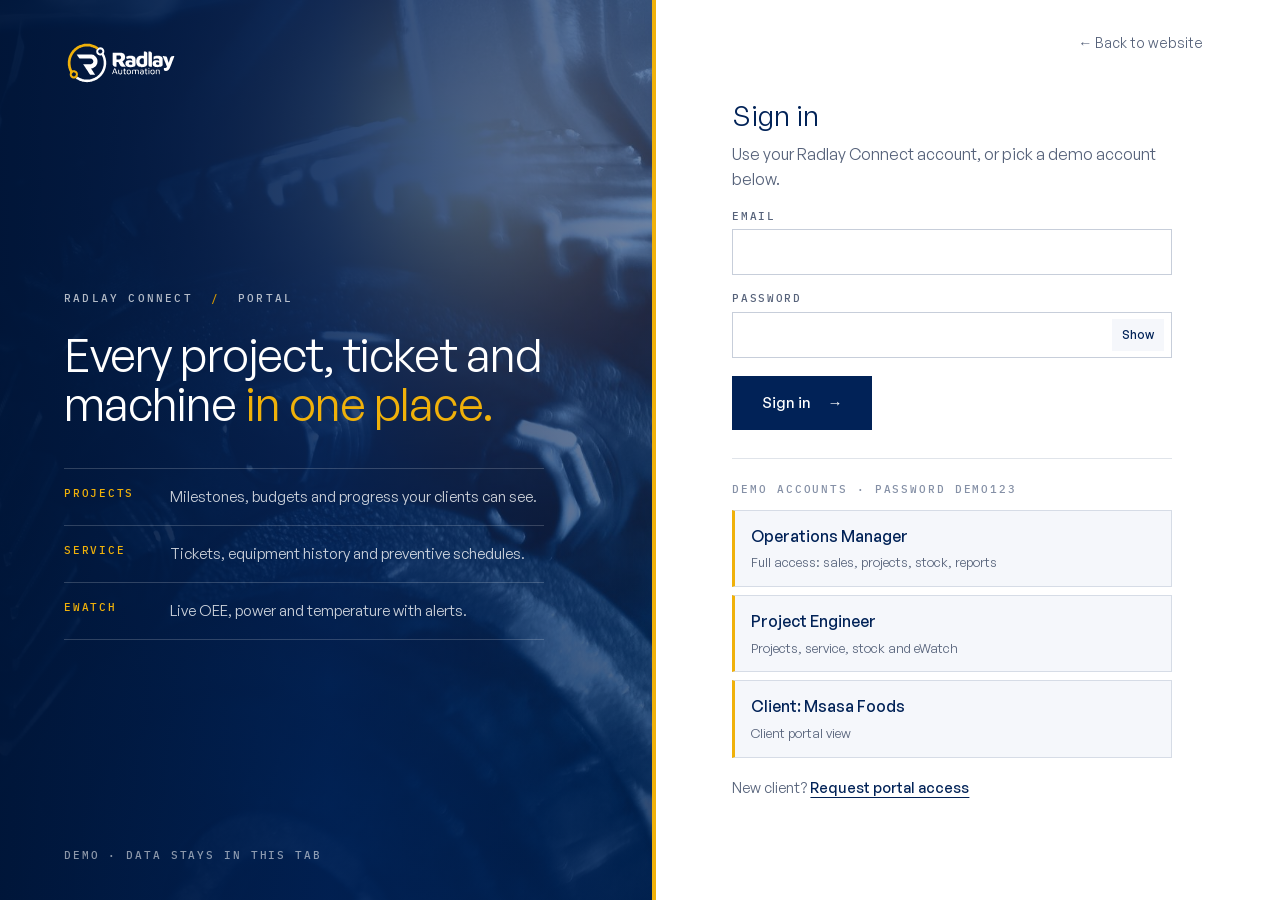
<file: login.html>
<!doctype html>
<html lang="en">
<head>
  <meta charset="utf-8">
  <meta name="viewport" content="width=device-width, initial-scale=1">
  <title>Sign in | Radlay Connect</title>
  <meta name="description" content="Sign in to Radlay Connect, the projects, service and plant monitoring portal for Radlay Automation clients and engineers.">
  <meta name="theme-color" content="#012257">
  <link rel="icon" href="assets/img/radlay-mark.svg" type="image/svg+xml">
  <link rel="preload" href="assets/fonts/GeneralSans-400.woff2" as="font" type="font/woff2" crossorigin>
  <link rel="preload" href="assets/fonts/IBMPlexMono-500.woff2" as="font" type="font/woff2" crossorigin>
  <link rel="stylesheet" href="assets/css/fonts.css">
  <link rel="stylesheet" href="assets/css/styles.css">
  <link rel="stylesheet" href="assets/css/connect.css">
  <script src="assets/js/connect-db.js"></script>
  <script>if (window.RadlayDB.auth.current()) location.replace('connect.html');</script>
</head>
<body class="login-body">

<main class="login">
  <section class="login-brand" aria-label="Radlay Connect">
    <img class="login-photo" src="assets/img/stock/hero-gears-blue.jpg" alt="">
    <div class="login-brand-inner">
      <a class="login-logo" href="index.html" aria-label="Back to the Radlay Automation website"><img src="assets/img/radlay-logo-white.svg" alt="Radlay Automation" width="2670" height="1080"></a>
      <div>
        <p class="eyebrow eyebrow-light">Radlay Connect <span class="sep">/</span> Portal</p>
        <h1 class="login-title">Every project, ticket and machine <span class="hl">in one place.</span></h1>
        <ul class="login-points">
          <li><b>Projects</b><span>Milestones, budgets and progress your clients can see.</span></li>
          <li><b>Service</b><span>Tickets, equipment history and preventive schedules.</span></li>
          <li><b>eWatch</b><span>Live OEE, power and temperature with alerts.</span></li>
        </ul>
      </div>
      <p class="mono-label login-foot">Demo · data stays in this tab</p>
    </div>
  </section>

  <section class="login-panel">
    <a class="login-back" href="index.html">← Back to website</a>

    <form class="login-form" id="loginForm" novalidate>
      <p class="form-title">Sign in</p>
      <p class="login-sub">Use your Radlay Connect account, or pick a demo account below.</p>
      <label><span>Email</span><input name="email" type="email" autocomplete="username" required></label>
      <label class="pw"><span>Password</span><input name="password" type="password" autocomplete="current-password" required><button type="button" class="pw-toggle" aria-label="Show password">Show</button></label>
      <p class="login-error" id="loginError" role="alert" hidden></p>
      <button class="btn btn-navy" type="submit">Sign in <span class="arr">→</span></button>

      <div class="demo-accounts">
        <p class="mono-label">Demo accounts · password demo123</p>
        <div class="demo-grid">
          <button type="button" class="demo" data-email="manager@radlay.demo"><b>Operations Manager</b><span>Full access: sales, projects, stock, reports</span></button>
          <button type="button" class="demo" data-email="engineer@radlay.demo"><b>Project Engineer</b><span>Projects, service, stock and eWatch</span></button>
          <button type="button" class="demo" data-email="client@msasafoods.demo"><b>Client: Msasa Foods</b><span>Client portal view</span></button>
        </div>
      </div>
      <p class="login-switch">New client? <button type="button" class="text-btn" data-switch="register">Request portal access</button></p>
    </form>

    <form class="login-form" id="registerForm" novalidate hidden>
      <p class="form-title">Request portal access</p>
      <p class="login-sub">Create a client account to follow your projects and raise service requests.</p>
      <label><span>Full name</span><input name="name" autocomplete="name" required></label>
      <label><span>Company</span><input name="company" autocomplete="organization" required></label>
      <label><span>Work email</span><input name="email" type="email" autocomplete="email" required></label>
      <label><span>Password</span><input name="password" type="password" autocomplete="new-password" minlength="6" required></label>
      <p class="login-error" id="registerError" role="alert" hidden></p>
      <button class="btn btn-navy" type="submit">Create account <span class="arr">→</span></button>
      <p class="login-switch">Already have an account? <button type="button" class="text-btn" data-switch="login">Sign in</button></p>
    </form>
  </section>
</main>

<script>
(() => {
  const { auth } = window.RadlayDB;
  const loginForm = document.getElementById('loginForm');
  const registerForm = document.getElementById('registerForm');

  const showError = (el, msg) => { el.textContent = msg; el.hidden = !msg; };

  loginForm.addEventListener('submit', (e) => {
    e.preventDefault();
    const f = new FormData(loginForm);
    if (!f.get('email') || !f.get('password')) return showError(document.getElementById('loginError'), 'Enter your email and password.');
    if (auth.login(f.get('email'), f.get('password'))) location.href = 'connect.html';
    else showError(document.getElementById('loginError'), 'That email and password do not match an account.');
  });

  registerForm.addEventListener('submit', (e) => {
    e.preventDefault();
    const f = Object.fromEntries(new FormData(registerForm));
    const err = document.getElementById('registerError');
    if (!f.name || !f.company || !f.email) return showError(err, 'Fill in every field.');
    if (!/^\S+@\S+\.\S+$/.test(f.email)) return showError(err, 'Enter a valid email address.');
    if (String(f.password).length < 6) return showError(err, 'Use at least 6 characters for the password.');
    const res = auth.register(f);
    if (res.error) return showError(err, res.error);
    auth.login(f.email, f.password);
    location.href = 'connect.html';
  });

  document.querySelectorAll('.demo').forEach((btn) => btn.addEventListener('click', () => {
    if (auth.login(btn.dataset.email, 'demo123')) location.href = 'connect.html';
  }));

  document.querySelectorAll('[data-switch]').forEach((btn) => btn.addEventListener('click', () => {
    const toRegister = btn.dataset.switch === 'register';
    loginForm.hidden = toRegister;
    registerForm.hidden = !toRegister;
    (toRegister ? registerForm : loginForm).querySelector('input').focus();
  }));

  document.querySelectorAll('.pw-toggle').forEach((btn) => btn.addEventListener('click', () => {
    const input = btn.previousElementSibling;
    const show = input.type === 'password';
    input.type = show ? 'text' : 'password';
    btn.textContent = show ? 'Hide' : 'Show';
    btn.setAttribute('aria-label', show ? 'Hide password' : 'Show password');
  }));
})();
</script>
</body>
</html>
</file>
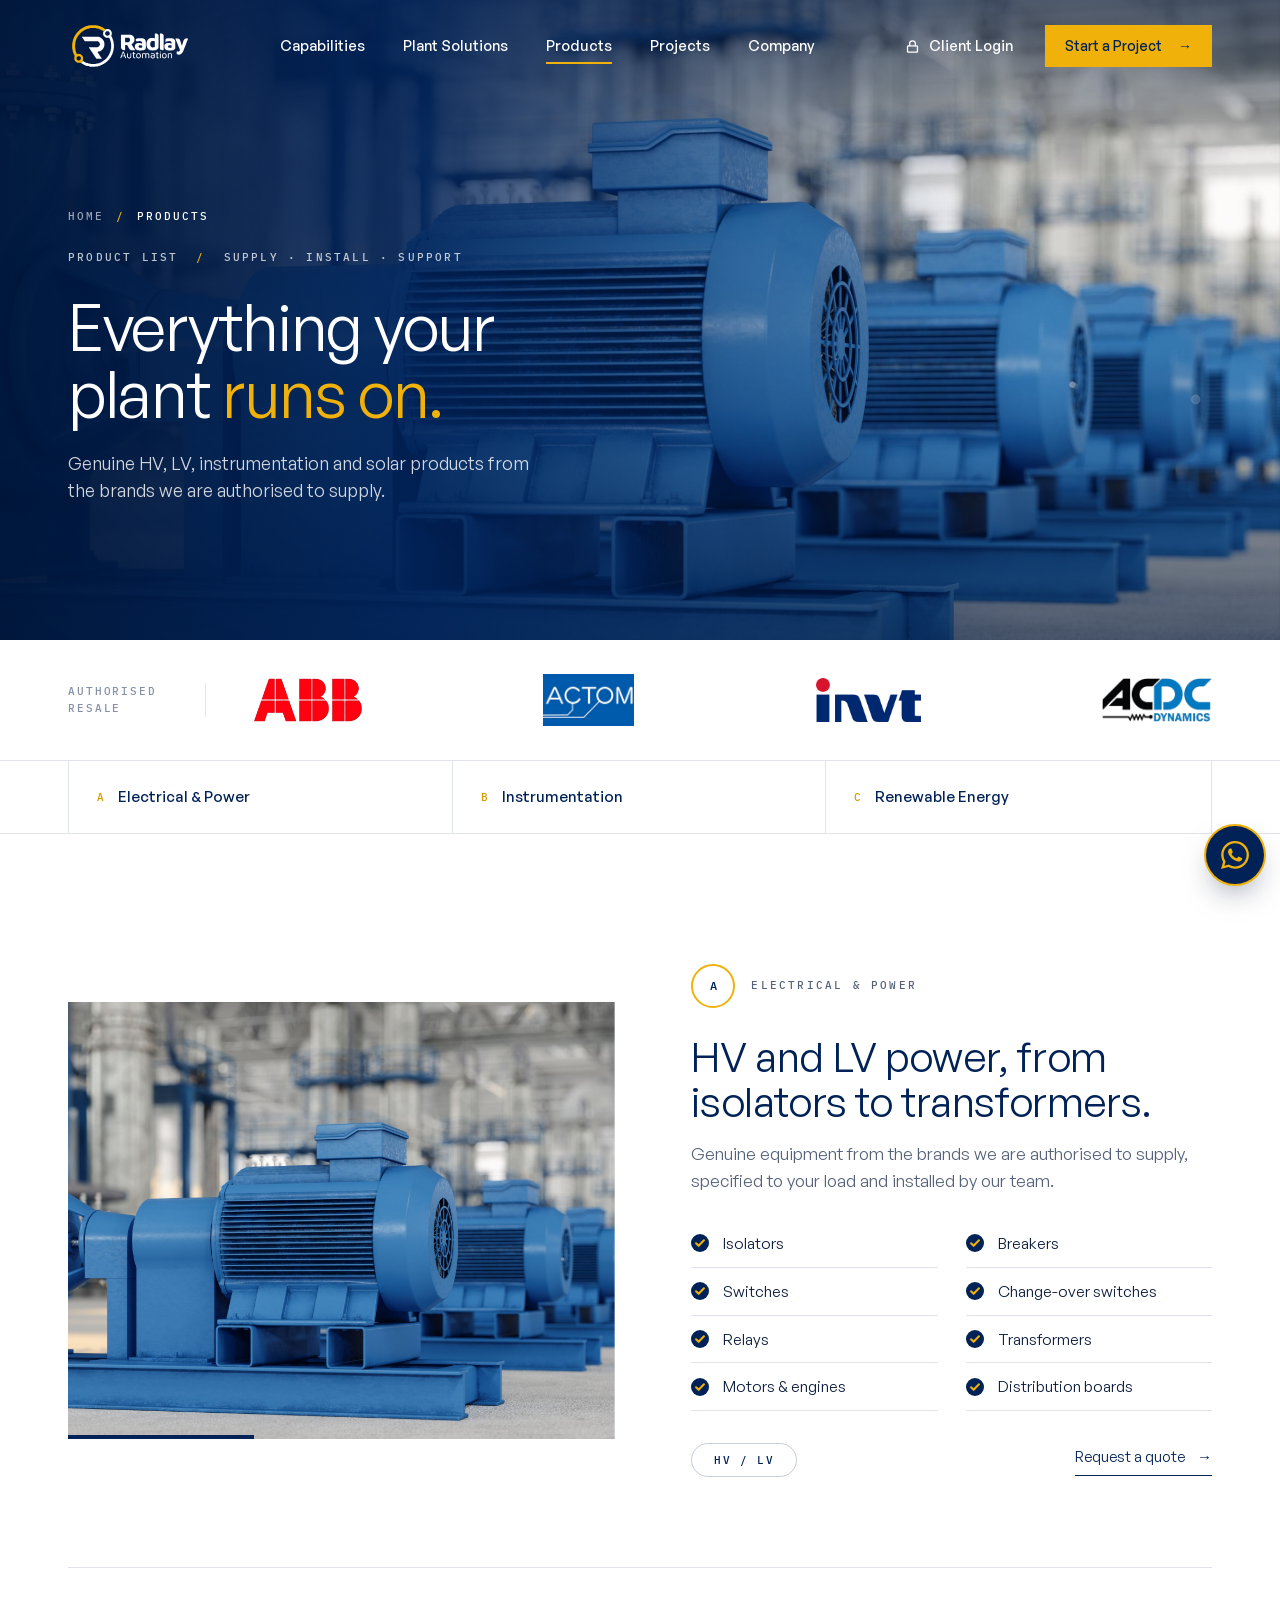
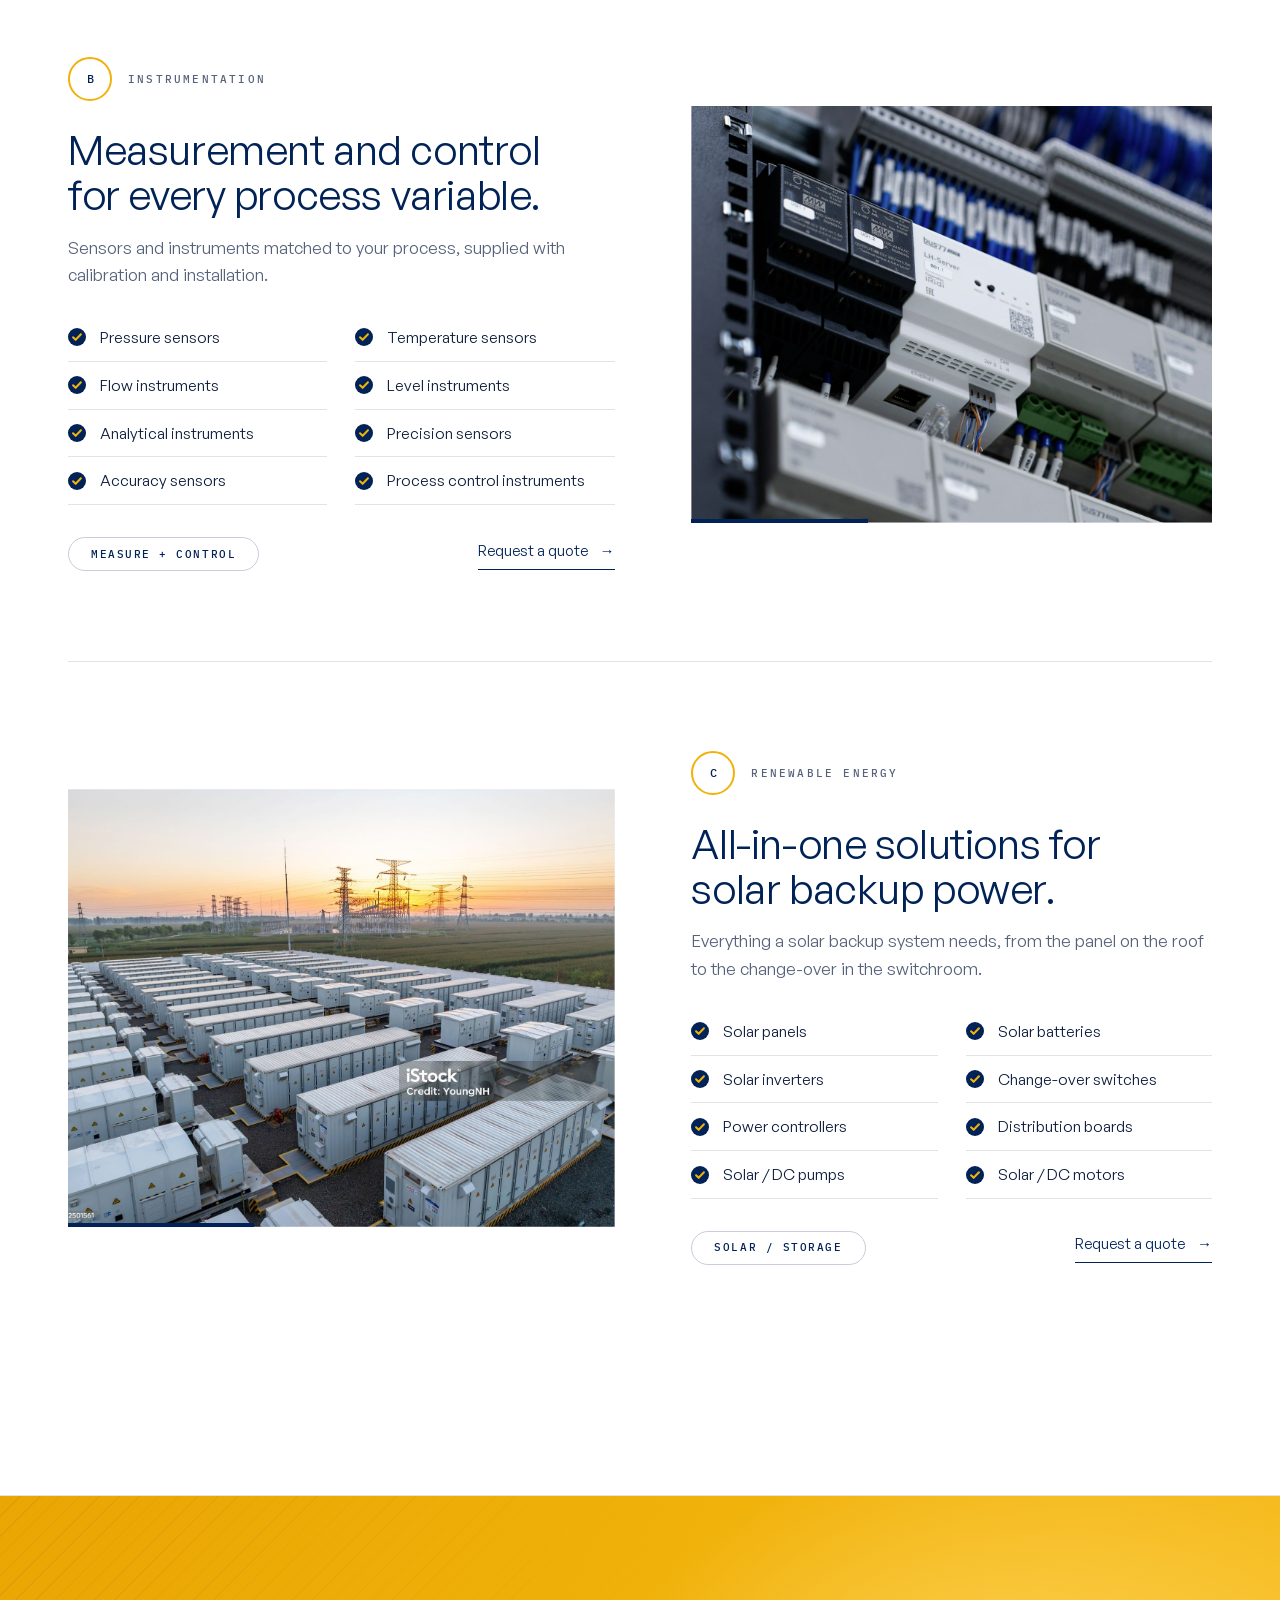
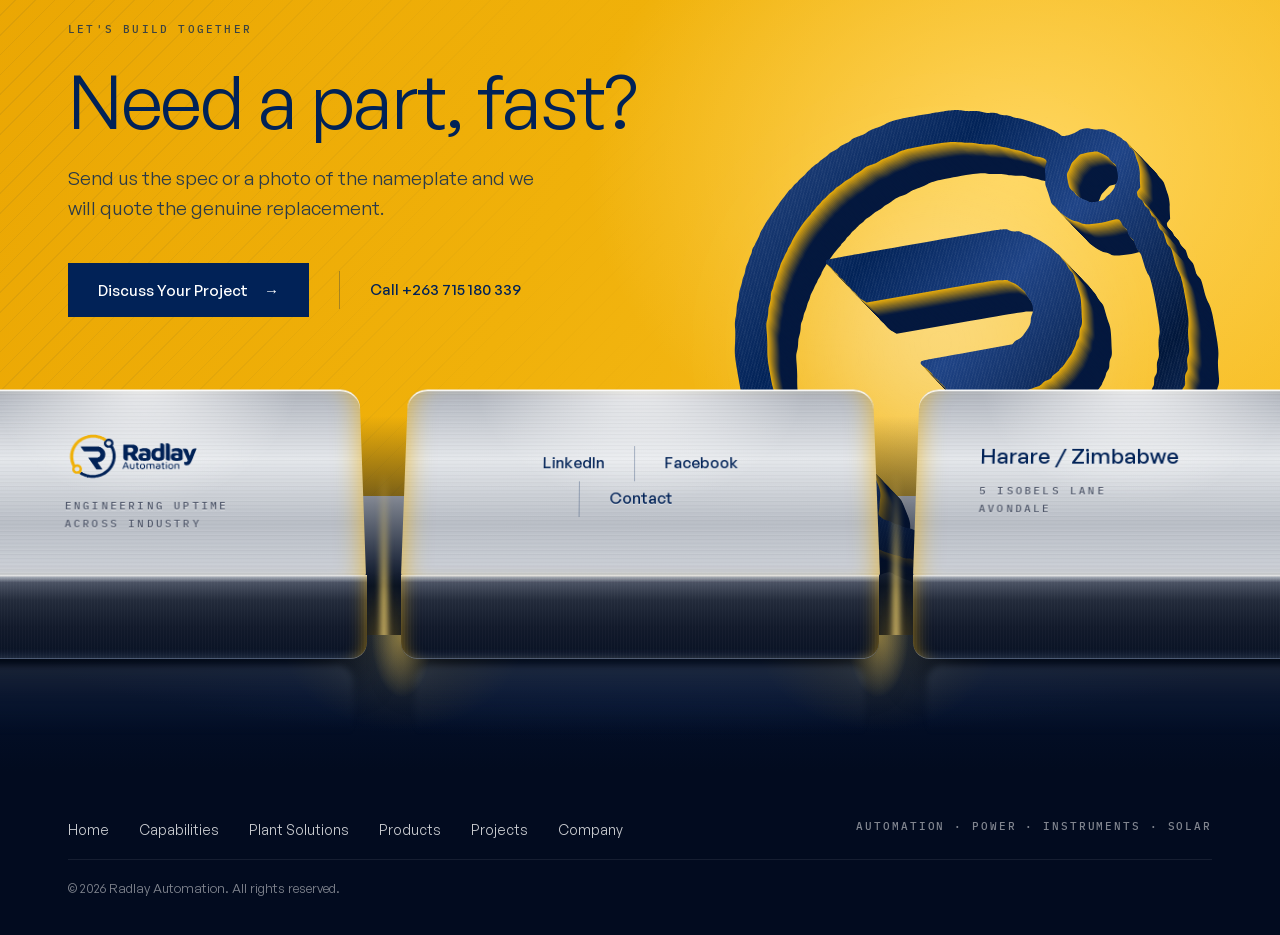
<file: products.html>
<!doctype html>
<html lang="en">
<head>
  <meta charset="utf-8">
  <meta name="viewport" content="width=device-width, initial-scale=1">
  <title>Products | Radlay Automation</title>
  <meta name="description" content="HV and LV electrical, instrumentation and renewable energy products from authorised brands including ABB, ACTOM, INVT and ACDC Dynamics.">
  <meta name="theme-color" content="#ffffff">
  <link rel="icon" href="assets/img/radlay-mark.svg" type="image/svg+xml">
  <script>document.documentElement.classList.add('js')</script>
  <link rel="preload" href="assets/fonts/GeneralSans-400.woff2" as="font" type="font/woff2" crossorigin>
  <link rel="preload" href="assets/fonts/IBMPlexMono-500.woff2" as="font" type="font/woff2" crossorigin>
  <link rel="stylesheet" href="assets/css/fonts.css">
  <link rel="stylesheet" href="assets/css/styles.css">
</head>
<body>

<a class="skip" href="#main">Skip to content</a>

<!-- ============ HEADER ============ -->
<header class="site-header" id="top">
  <div class="wrap header-inner">
    <a class="brand" href="index.html" aria-label="Radlay Automation home">
      <img class="logo-dark" src="assets/img/radlay-logo.svg" alt="Radlay Automation" width="2670" height="1080">
      <img class="logo-light" src="assets/img/radlay-logo-white.svg" alt="" width="2670" height="1080" aria-hidden="true">
    </a>
    <nav class="nav" id="nav" aria-label="Primary">
      <a href="capabilities.html">Capabilities</a>
      <a href="solutions.html">Plant Solutions</a>
      <a href="products.html" aria-current="page">Products</a>
      <a href="projects.html">Projects</a>
      <a href="company.html">Company</a>
      <a class="nav-login-mobile" href="login.html">Client Login</a>
      <a class="btn btn-gold nav-cta-mobile" href="company.html#contact">Start a Project <span class="arr">→</span></a>
    </nav>
    <a class="header-login" href="login.html"><svg viewBox="0 0 24 24" aria-hidden="true"><rect x="5" y="11" width="14" height="9" rx="1"/><path d="M8 11V8a4 4 0 0 1 8 0v3"/></svg>Client Login</a>
    <a class="btn btn-gold btn-sm header-cta" href="company.html#contact">Start a Project <span class="arr">→</span></a>
    <a class="header-live" href="solutions.html#ewatch-live" aria-label="eWatch: see a live plant dashboard"><svg viewBox="0 0 24 14" aria-hidden="true"><path pathLength="1" d="M1 8h5l2.5-6 4 11 2.5-7 1.5 2H23"/></svg><b>eWatch</b></a>
    <button class="burger" id="burger" aria-label="Open menu" aria-expanded="false" aria-controls="nav"><span></span><span></span></button>
  </div>
</header>

<main id="main">

<!-- ============ PAGE HERO ============ -->
<section class="hero page-hero">
  <div class="hero-visual" aria-hidden="true">
    <img class="hero-photo" src="assets/img/stock/prod-motors.jpg" alt="" width="2400" height="1600" fetchpriority="high" data-focus="30 28 68 66" data-focus-on="stacked" style="object-position:70% 55%">
  </div>
  <div class="wrap hero-inner">
    <p class="crumbs reveal"><a href="index.html">Home</a><span class="sep">/</span><span aria-current="page">Products</span></p>
    <p class="eyebrow reveal">Product list <span class="sep">/</span> Supply · Install · Support</p>
    <h1 class="hero-title reveal">Everything your plant <span class="hl">runs on.</span></h1>
    <p class="hero-lead reveal">Genuine HV, LV, instrumentation and solar products from the brands we are authorised to supply.</p>
  </div>
</section>

<!-- ============ PARTNERS ============ -->
<section class="partners" aria-label="Authorised resale brands">
  <div class="wrap partners-inner">
    <p class="mono-label">Authorised<br>resale</p>
    <ul class="partner-logos">
      <li><img src="assets/img/partners/abb.png" alt="ABB" width="400" height="163" loading="lazy"></li>
      <li><img src="assets/img/partners/actom.png" alt="ACTOM" width="198" height="113" loading="lazy"></li>
      <li><img src="assets/img/partners/invt.png" alt="INVT" width="300" height="126" loading="lazy"></li>
      <li><img src="assets/img/partners/acdc-dynamics.png" alt="ACDC Dynamics" width="487" height="195" loading="lazy"></li>
    </ul>
  </div>
</section>


<nav class="jump" aria-label="Product ranges on this page">
  <div class="wrap jump-inner">
    <a href="#electrical"><span>A</span>Electrical &amp; Power</a>
    <a href="#instruments"><span>B</span>Instrumentation</a>
    <a href="#renewable"><span>C</span>Renewable Energy</a>
  </div>
</nav>

<section class="section features" aria-label="Product ranges">
  <div class="wrap">
    <article class="feature" id="electrical">
      <div class="feature-media reveal"><img src="assets/img/stock/prod-motors.jpg" alt="Row of blue industrial electric motors and pumps" loading="lazy" style="object-position:50% 50%"></div>
      <div class="feature-copy">
        <p class="feature-n reveal"><span>A</span>Electrical &amp; Power</p>
        <h2 class="feature-title reveal">HV and LV power, from isolators to transformers.</h2>
        <p class="feature-lead reveal">Genuine equipment from the brands we are authorised to supply, specified to your load and installed by our team.</p>
        <ul class="checks checks-2 reveal"><li>Isolators</li><li>Breakers</li><li>Switches</li><li>Change-over switches</li><li>Relays</li><li>Transformers</li><li>Motors &amp; engines</li><li>Distribution boards</li></ul>
        <div class="feature-foot reveal"><span class="pill">HV / LV</span><a class="link-underline" href="company.html#contact">Request a quote <span class="arr">→</span></a></div>
      </div>
    </article>
    <article class="feature" id="instruments">
      <div class="feature-media reveal"><img src="assets/img/instr-modules.jpg" alt="DIN-rail control and instrumentation modules in a panel" loading="lazy" style="object-position:50% 45%"></div>
      <div class="feature-copy">
        <p class="feature-n reveal"><span>B</span>Instrumentation</p>
        <h2 class="feature-title reveal">Measurement and control for every process variable.</h2>
        <p class="feature-lead reveal">Sensors and instruments matched to your process, supplied with calibration and installation.</p>
        <ul class="checks checks-2 reveal"><li>Pressure sensors</li><li>Temperature sensors</li><li>Flow instruments</li><li>Level instruments</li><li>Analytical instruments</li><li>Precision sensors</li><li>Accuracy sensors</li><li>Process control instruments</li></ul>
        <div class="feature-foot reveal"><span class="pill">Measure + Control</span><a class="link-underline" href="company.html#contact">Request a quote <span class="arr">→</span></a></div>
      </div>
    </article>
    <article class="feature" id="renewable">
      <div class="feature-media reveal"><img src="assets/img/stock/prod-battery-storage.jpg" alt="Battery energy storage containers beside a substation at sunset" loading="lazy" style="object-position:50% 50%"></div>
      <div class="feature-copy">
        <p class="feature-n reveal"><span>C</span>Renewable Energy</p>
        <h2 class="feature-title reveal">All-in-one solutions for solar backup power.</h2>
        <p class="feature-lead reveal">Everything a solar backup system needs, from the panel on the roof to the change-over in the switchroom.</p>
        <ul class="checks checks-2 reveal"><li>Solar panels</li><li>Solar batteries</li><li>Solar inverters</li><li>Change-over switches</li><li>Power controllers</li><li>Distribution boards</li><li>Solar / DC pumps</li><li>Solar / DC motors</li></ul>
        <div class="feature-foot reveal"><span class="pill">Solar / Storage</span><a class="link-underline" href="company.html#contact">Request a quote <span class="arr">→</span></a></div>
      </div>
    </article>
  </div>
</section>

<!-- ============ CTA (its 3D mark drops behind the footer plates) ============ -->
<section class="cta" aria-labelledby="cta-title">
  <div class="wrap cta-inner">
    <div class="cta-copy">
      <p class="eyebrow eyebrow-dark reveal">Let's build together</p>
      <h2 class="cta-title reveal" id="cta-title">Need a part, fast?</h2>
      <p class="cta-lead reveal">Send us the spec or a photo of the nameplate and we will quote the genuine replacement.</p>
      <div class="cta-actions reveal">
        <a class="btn btn-navy" href="company.html#contact">Discuss Your Project <span class="arr">→</span></a>
        <span class="v-rule v-rule-dark" aria-hidden="true"></span>
        <a class="cta-phone" href="tel:+263715180339">Call +263 715 180 339</a>
      </div>
    </div>
  </div>
  <div class="cta-object" aria-hidden="true">
    <div class="mark3d mark3d-cta" data-depth="30"></div>
  </div>
</section>

</main>

<!-- ============ FOOTER: steel plates on a lit navy floor ============ -->
<footer class="footer">
  <div class="plates">
    <div class="plate plate-l">
      <div class="plate-top">
        <a class="foot-logo" href="index.html" aria-label="Radlay Automation home"><img src="assets/img/radlay-logo.svg" alt="Radlay Automation" width="2670" height="1080" loading="lazy"></a>
        <p class="etch">Engineering uptime<br>across industry</p>
      </div>
      <div class="plate-front"></div>
    </div>
    <div class="plate plate-c">
      <div class="plate-top">
        <nav class="foot-links" aria-label="Social and contact">
          <a href="#" data-todo="linkedin-url">LinkedIn</a>
          <a href="#" data-todo="facebook-url">Facebook</a>
          <a href="company.html#contact">Contact</a>
        </nav>
      </div>
      <div class="plate-front"></div>
    </div>
    <div class="plate plate-r">
      <div class="plate-top">
        <p class="foot-loc">Harare / Zimbabwe</p>
        <p class="etch">5 Isobels Lane<br>Avondale</p>
      </div>
      <div class="plate-front"></div>
    </div>
  </div>
  <div class="floor" aria-hidden="true"></div>
  <div class="foot-base">
    <div class="wrap foot-base-inner">
      <nav class="foot-sitemap" aria-label="Site">
        <a href="index.html">Home</a>
        <a href="capabilities.html">Capabilities</a>
        <a href="solutions.html">Plant Solutions</a>
        <a href="products.html">Products</a>
        <a href="projects.html">Projects</a>
        <a href="company.html">Company</a>
      </nav>
      <p class="mono-label">Automation · Power · Instruments · Solar</p>
      <p class="foot-copy">© <span id="year">2026</span> Radlay Automation. All rights reserved.</p>
    </div>
  </div>
</footer>

<a class="wa-float" href="https://wa.me/263715180339?text=Hello%20Radlay%2C%20I%20would%20like%20to%20talk%20to%20an%20engineer." target="_blank" rel="noopener" aria-label="Chat with a Radlay engineer on WhatsApp">
  <svg class="wa-wave" viewBox="0 0 58 58" aria-hidden="true"><circle cx="29" cy="29" r="28"/><circle cx="29" cy="29" r="28"/><circle cx="29" cy="29" r="28"/></svg>
  <svg class="wa-icon" viewBox="0 0 24 24" aria-hidden="true"><path d="M17.47 14.38c-.3-.15-1.76-.87-2.03-.97-.27-.1-.47-.15-.67.15-.2.3-.77.97-.94 1.16-.17.2-.35.22-.64.08-.3-.15-1.26-.46-2.39-1.48-.88-.79-1.48-1.76-1.65-2.06-.17-.3-.02-.46.13-.6.13-.14.3-.35.45-.52.15-.17.2-.3.3-.5.1-.2.05-.37-.03-.52-.07-.15-.67-1.61-.92-2.2-.24-.58-.49-.5-.67-.51h-.57c-.2 0-.52.07-.79.37-.27.3-1.04 1.02-1.04 2.48s1.07 2.88 1.21 3.07c.15.2 2.1 3.2 5.08 4.49.71.31 1.26.49 1.7.63.71.22 1.36.19 1.87.12.57-.09 1.76-.72 2-1.41.25-.7.25-1.29.18-1.41-.08-.13-.27-.2-.57-.35m-5.42 7.4h-.01a9.87 9.87 0 0 1-5.03-1.38l-.36-.21-3.74.98 1-3.65-.24-.37a9.86 9.86 0 0 1-1.51-5.26c0-5.45 4.44-9.88 9.89-9.88 2.64 0 5.12 1.03 6.99 2.9a9.83 9.83 0 0 1 2.89 6.99c0 5.45-4.44 9.88-9.88 9.88m8.41-18.3A11.82 11.82 0 0 0 12.05 0C5.5 0 .16 5.34.16 11.89c0 2.1.55 4.14 1.59 5.95L.06 24l6.3-1.65a11.88 11.88 0 0 0 5.68 1.45h.01c6.55 0 11.89-5.34 11.89-11.89a11.82 11.82 0 0 0-3.48-8.41z"/></svg>
  <span class="wa-label">Chat with an engineer</span>
</a>

<script src="assets/js/main.js" defer></script>
</body>
</html>
</file>
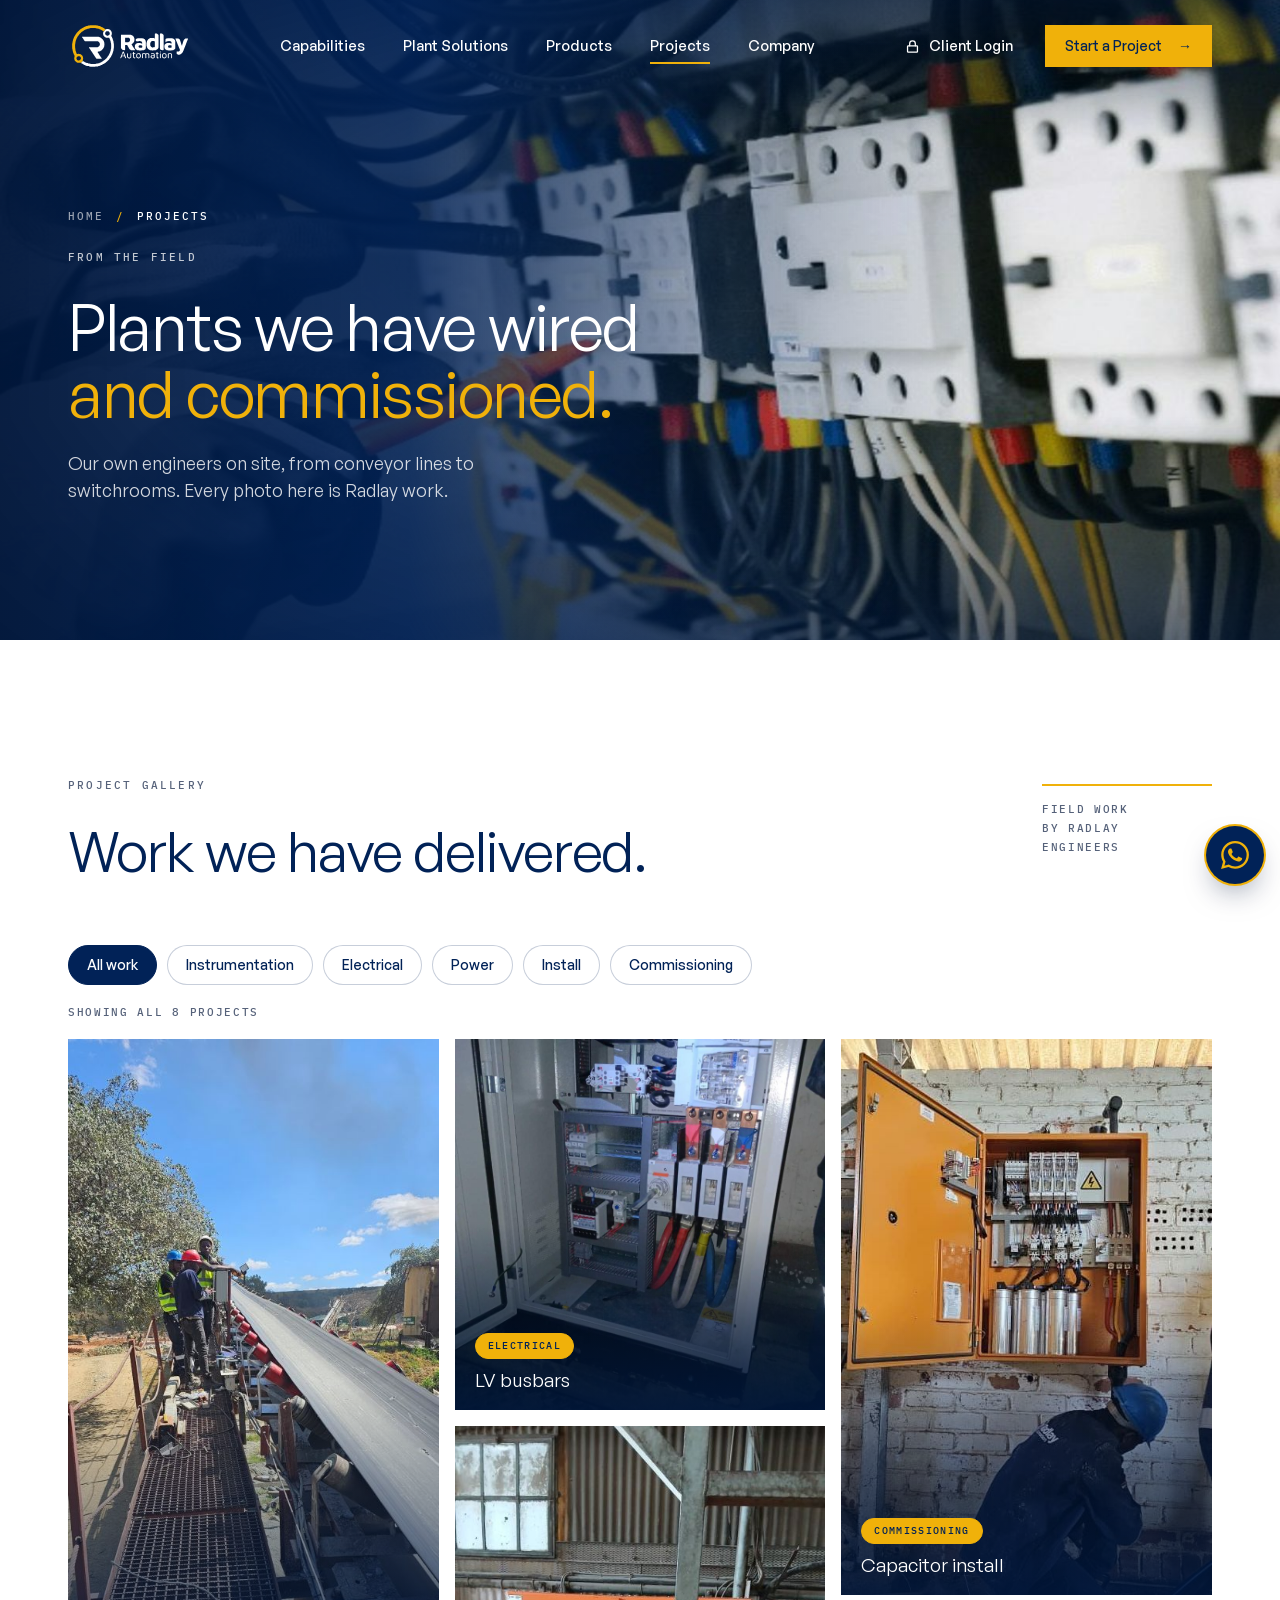
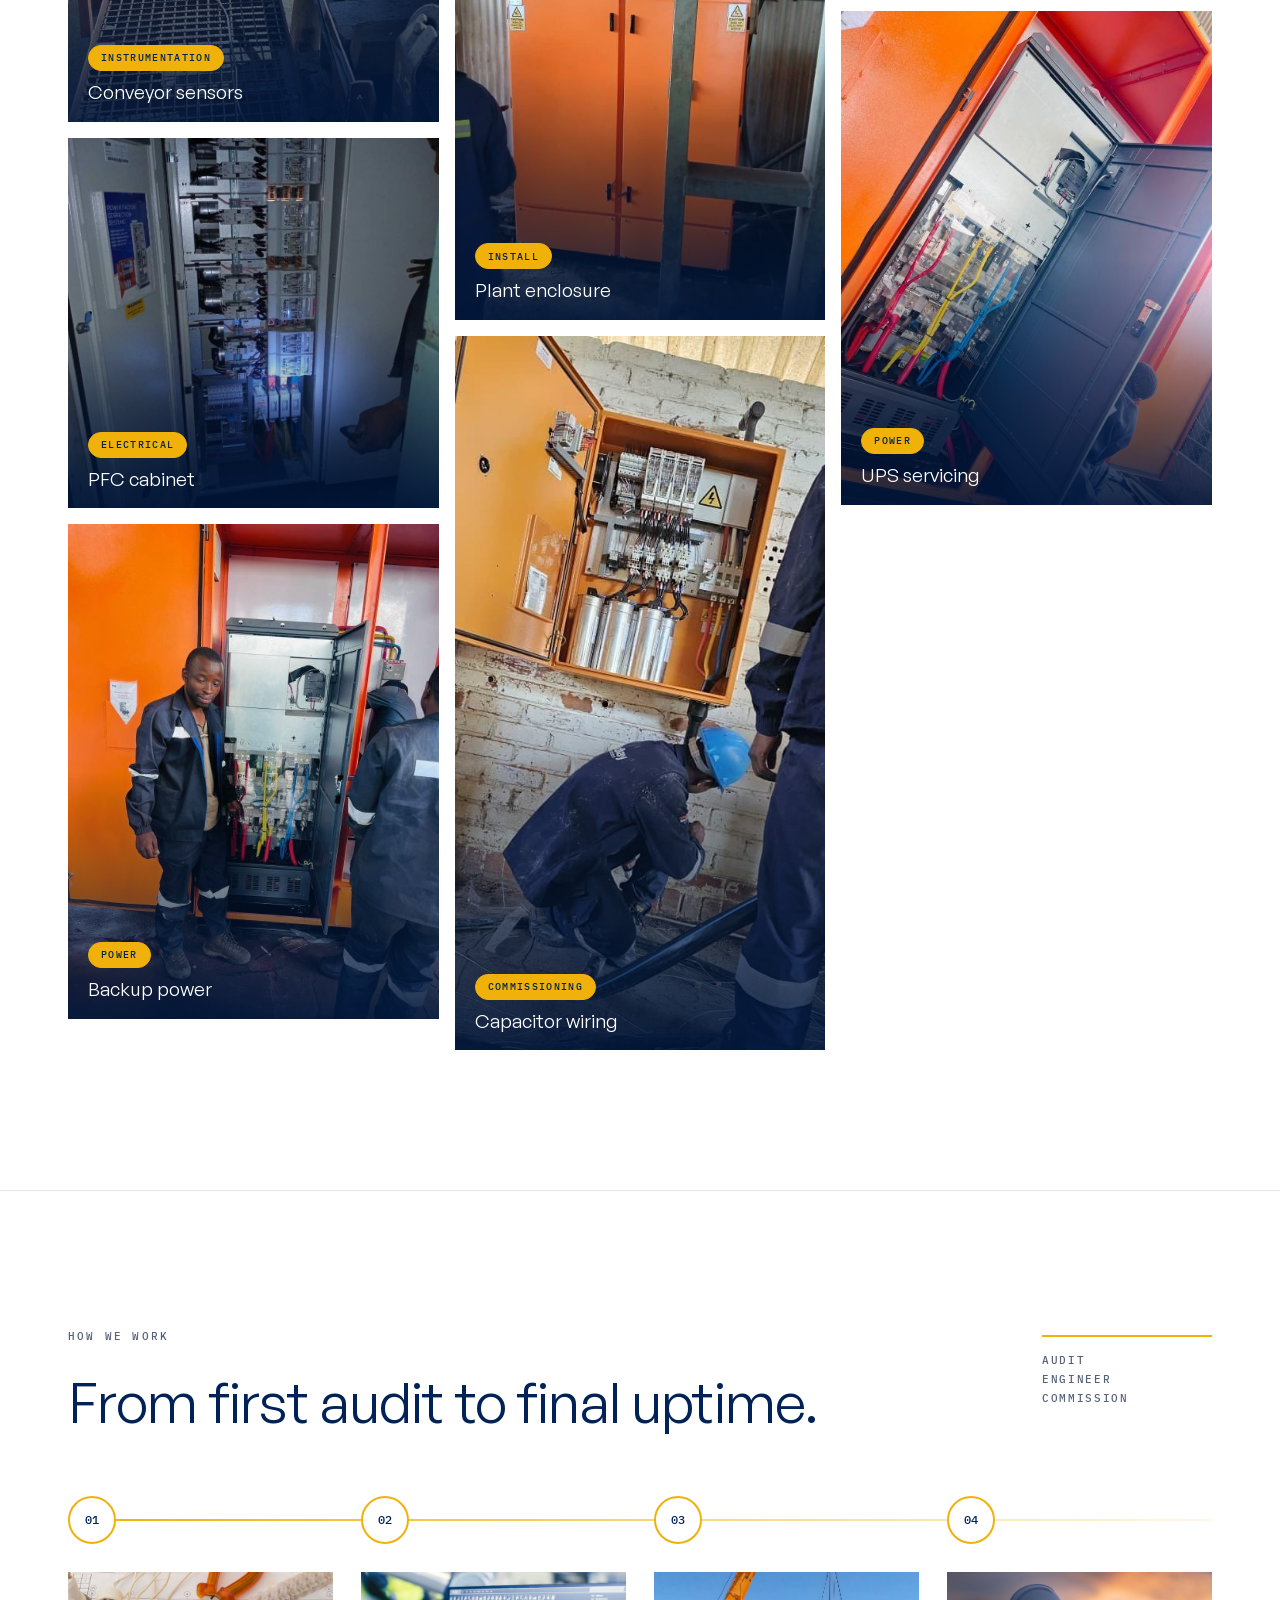
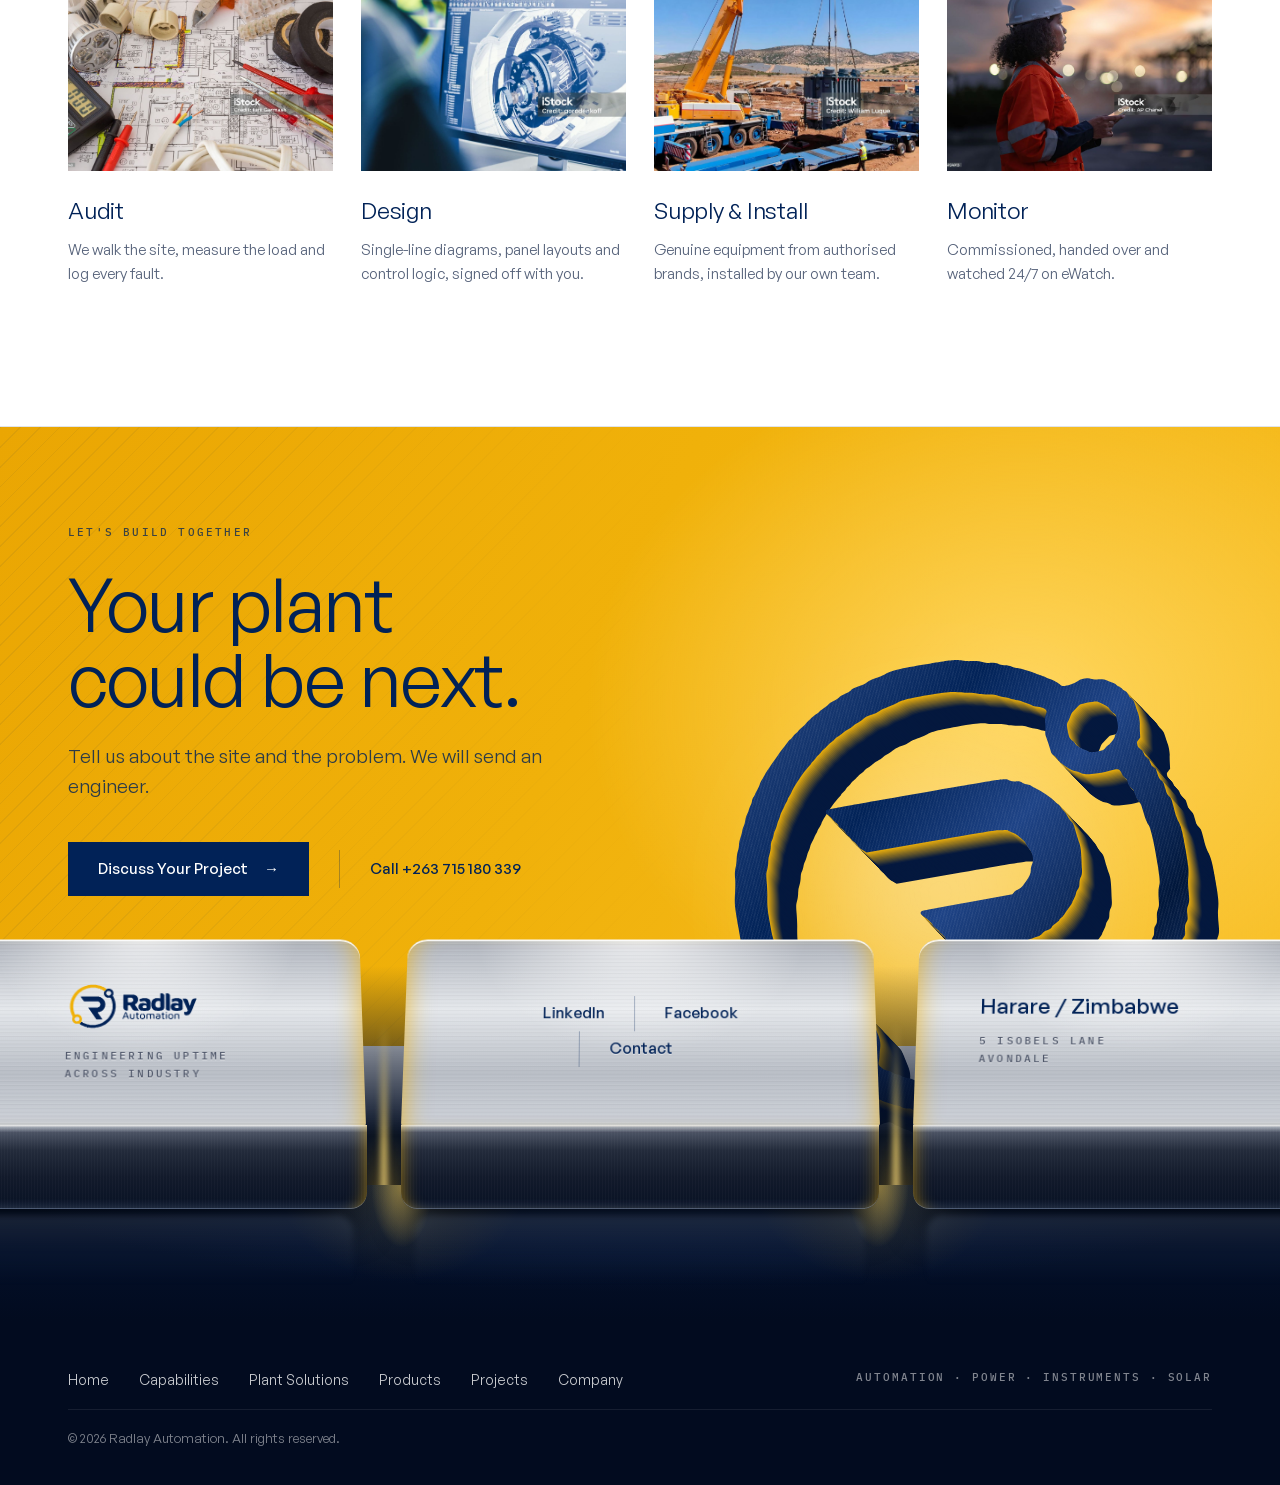
<file: projects.html>
<!doctype html>
<html lang="en">
<head>
  <meta charset="utf-8">
  <meta name="viewport" content="width=device-width, initial-scale=1">
  <title>Projects | Radlay Automation</title>
  <meta name="description" content="Field work by Radlay Automation engineers: instrumentation, power factor correction, LV distribution and backup power installations.">
  <meta name="theme-color" content="#ffffff">
  <link rel="icon" href="assets/img/radlay-mark.svg" type="image/svg+xml">
  <script>document.documentElement.classList.add('js')</script>
  <link rel="preload" href="assets/fonts/GeneralSans-400.woff2" as="font" type="font/woff2" crossorigin>
  <link rel="preload" href="assets/fonts/IBMPlexMono-500.woff2" as="font" type="font/woff2" crossorigin>
  <link rel="stylesheet" href="assets/css/fonts.css">
  <link rel="stylesheet" href="assets/css/styles.css">
</head>
<body>

<a class="skip" href="#main">Skip to content</a>

<!-- ============ HEADER ============ -->
<header class="site-header" id="top">
  <div class="wrap header-inner">
    <a class="brand" href="index.html" aria-label="Radlay Automation home">
      <img class="logo-dark" src="assets/img/radlay-logo.svg" alt="Radlay Automation" width="2670" height="1080">
      <img class="logo-light" src="assets/img/radlay-logo-white.svg" alt="" width="2670" height="1080" aria-hidden="true">
    </a>
    <nav class="nav" id="nav" aria-label="Primary">
      <a href="capabilities.html">Capabilities</a>
      <a href="solutions.html">Plant Solutions</a>
      <a href="products.html">Products</a>
      <a href="projects.html" aria-current="page">Projects</a>
      <a href="company.html">Company</a>
      <a class="nav-login-mobile" href="login.html">Client Login</a>
      <a class="btn btn-gold nav-cta-mobile" href="company.html#contact">Start a Project <span class="arr">→</span></a>
    </nav>
    <a class="header-login" href="login.html"><svg viewBox="0 0 24 24" aria-hidden="true"><rect x="5" y="11" width="14" height="9" rx="1"/><path d="M8 11V8a4 4 0 0 1 8 0v3"/></svg>Client Login</a>
    <a class="btn btn-gold btn-sm header-cta" href="company.html#contact">Start a Project <span class="arr">→</span></a>
    <a class="header-live" href="solutions.html#ewatch-live" aria-label="eWatch: see a live plant dashboard"><svg viewBox="0 0 24 14" aria-hidden="true"><path pathLength="1" d="M1 8h5l2.5-6 4 11 2.5-7 1.5 2H23"/></svg><b>eWatch</b></a>
    <button class="burger" id="burger" aria-label="Open menu" aria-expanded="false" aria-controls="nav"><span></span><span></span></button>
  </div>
</header>

<main id="main">

<!-- ============ PAGE HERO ============ -->
<section class="hero page-hero">
  <div class="hero-visual" aria-hidden="true">
    <img class="hero-photo" src="assets/img/elec-testing.jpg" alt="" width="1400" height="1050" fetchpriority="high" data-focus="28 30 55 62" data-focus-on="stacked" style="object-position:40% 50%">
  </div>
  <div class="wrap hero-inner">
    <p class="crumbs reveal"><a href="index.html">Home</a><span class="sep">/</span><span aria-current="page">Projects</span></p>
    <p class="eyebrow reveal">From the field</p>
    <h1 class="hero-title reveal">Plants we have wired<br><span class="hl">and commissioned.</span></h1>
    <p class="hero-lead reveal">Our own engineers on site, from conveyor lines to switchrooms. Every photo here is Radlay work.</p>
  </div>
</section>

<section class="section gallery-sec" aria-labelledby="gallery-title">
  <div class="wrap">
    <div class="sec-head">
      <div>
        <p class="eyebrow reveal">Project gallery</p>
        <h2 class="sec-title reveal" id="gallery-title">Work we have delivered.</h2>
      </div>
      <p class="corner-tag reveal">Field work<br>by Radlay<br>engineers</p>
    </div>
    <div class="filters reveal" role="group" aria-label="Filter projects">
      <button type="button" class="filter is-on" data-filter="all" aria-pressed="true">All work</button>
      <button type="button" class="filter" data-filter="instrumentation" aria-pressed="false">Instrumentation</button>
      <button type="button" class="filter" data-filter="electrical" aria-pressed="false">Electrical</button>
      <button type="button" class="filter" data-filter="power" aria-pressed="false">Power</button>
      <button type="button" class="filter" data-filter="install" aria-pressed="false">Install</button>
      <button type="button" class="filter" data-filter="commissioning" aria-pressed="false">Commissioning</button>
    </div>
    <p class="filter-count" id="filterCount" role="status" aria-live="polite">Showing all 8 projects</p>
    <div class="gallery" id="gallery">
      <figure class="shot reveal" data-cat="instrumentation"><img src="assets/img/field-conveyor-team.jpg" alt="Radlay engineers installing instrumentation along a mine conveyor belt" loading="lazy" style="object-position:50% 30%"><figcaption><span class="pill">Instrumentation</span><b>Conveyor sensors</b></figcaption></figure>
      <figure class="shot reveal" data-cat="electrical"><img src="assets/img/field-pfc-cabinet.jpg" alt="Multi-stage power factor correction cabinet with contactors and capacitors" loading="lazy" style="object-position:50% 50%"><figcaption><span class="pill">Electrical</span><b>PFC cabinet</b></figcaption></figure>
      <figure class="shot reveal" data-cat="power"><img src="assets/img/field-technician-ups.jpg" alt="Radlay technician beside an open backup power enclosure" loading="lazy" style="object-position:50% 38%"><figcaption><span class="pill">Power</span><b>Backup power</b></figcaption></figure>
      <figure class="shot reveal" data-cat="electrical"><img src="assets/img/field-busbars.jpg" alt="LV cable terminations on copper busbars inside a cabinet" loading="lazy" style="object-position:50% 50%"><figcaption><span class="pill">Electrical</span><b>LV busbars</b></figcaption></figure>
      <figure class="shot reveal" data-cat="install"><img src="assets/img/field-enclosure-site.jpg" alt="Orange electrical enclosure installed in an industrial plant" loading="lazy" style="object-position:50% 50%"><figcaption><span class="pill">Install</span><b>Plant enclosure</b></figcaption></figure>
      <figure class="shot reveal" data-cat="commissioning"><img src="assets/img/field-pfc-wiring.jpg" alt="Technician wiring a wall-mounted capacitor bank panel" loading="lazy" style="object-position:50% 30%"><figcaption><span class="pill">Commissioning</span><b>Capacitor wiring</b></figcaption></figure>
      <figure class="shot reveal" data-cat="commissioning"><img src="assets/img/field-pfc-install.jpg" alt="Capacitor bank panel being installed on site" loading="lazy" style="object-position:50% 40%"><figcaption><span class="pill">Commissioning</span><b>Capacitor install</b></figcaption></figure>
      <figure class="shot reveal" data-cat="power"><img src="assets/img/field-ups-open.jpg" alt="Open backup power enclosure during servicing" loading="lazy" style="object-position:50% 45%"><figcaption><span class="pill">Power</span><b>UPS servicing</b></figcaption></figure>
    </div>
  </div>
</section>

<!-- ============ PROCESS ============ -->
<section class="section process" aria-labelledby="process-title">
  <div class="wrap">
    <div class="sec-head">
      <div>
        <p class="eyebrow reveal">How we work</p>
        <h2 class="sec-title reveal" id="process-title">From first audit to final uptime.</h2>
      </div>
      <p class="corner-tag reveal">Audit<br>Engineer<br>Commission</p>
    </div>
    <ol class="steps">
      <li class="reveal"><span class="step-n">01</span><div class="step-media"><img src="assets/img/stock/step-audit.jpg" alt="Multimeter, cables and tools on electrical drawings" loading="lazy"></div><h3>Audit</h3><p>We walk the site, measure the load and log every fault.</p></li>
      <li class="reveal"><span class="step-n">02</span><div class="step-media"><img src="assets/img/stock/step-design.jpg" alt="Engineering design model on a workstation screen" loading="lazy" style="object-position:40% 50%"></div><h3>Design</h3><p>Single-line diagrams, panel layouts and control logic, signed off with you.</p></li>
      <li class="reveal"><span class="step-n">03</span><div class="step-media"><img src="assets/img/stock/step-install-transformer.jpg" alt="Crane lifting a transformer into place on site" loading="lazy"></div><h3>Supply &amp; Install</h3><p>Genuine equipment from authorised brands, installed by our own team.</p></li>
      <li class="reveal"><span class="step-n">04</span><div class="step-media"><img src="assets/img/stock/step-monitor-engineer.jpg" alt="Engineer in a hard hat checking a tablet at dusk" loading="lazy" style="object-position:35% 40%"></div><h3>Monitor</h3><p>Commissioned, handed over and watched 24/7 on eWatch.</p></li>
    </ol>
  </div>
</section>


<!-- ============ CTA (its 3D mark drops behind the footer plates) ============ -->
<section class="cta" aria-labelledby="cta-title">
  <div class="wrap cta-inner">
    <div class="cta-copy">
      <p class="eyebrow eyebrow-dark reveal">Let's build together</p>
      <h2 class="cta-title reveal" id="cta-title">Your plant could be next.</h2>
      <p class="cta-lead reveal">Tell us about the site and the problem. We will send an engineer.</p>
      <div class="cta-actions reveal">
        <a class="btn btn-navy" href="company.html#contact">Discuss Your Project <span class="arr">→</span></a>
        <span class="v-rule v-rule-dark" aria-hidden="true"></span>
        <a class="cta-phone" href="tel:+263715180339">Call +263 715 180 339</a>
      </div>
    </div>
  </div>
  <div class="cta-object" aria-hidden="true">
    <div class="mark3d mark3d-cta" data-depth="30"></div>
  </div>
</section>

</main>

<!-- ============ FOOTER: steel plates on a lit navy floor ============ -->
<footer class="footer">
  <div class="plates">
    <div class="plate plate-l">
      <div class="plate-top">
        <a class="foot-logo" href="index.html" aria-label="Radlay Automation home"><img src="assets/img/radlay-logo.svg" alt="Radlay Automation" width="2670" height="1080" loading="lazy"></a>
        <p class="etch">Engineering uptime<br>across industry</p>
      </div>
      <div class="plate-front"></div>
    </div>
    <div class="plate plate-c">
      <div class="plate-top">
        <nav class="foot-links" aria-label="Social and contact">
          <a href="#" data-todo="linkedin-url">LinkedIn</a>
          <a href="#" data-todo="facebook-url">Facebook</a>
          <a href="company.html#contact">Contact</a>
        </nav>
      </div>
      <div class="plate-front"></div>
    </div>
    <div class="plate plate-r">
      <div class="plate-top">
        <p class="foot-loc">Harare / Zimbabwe</p>
        <p class="etch">5 Isobels Lane<br>Avondale</p>
      </div>
      <div class="plate-front"></div>
    </div>
  </div>
  <div class="floor" aria-hidden="true"></div>
  <div class="foot-base">
    <div class="wrap foot-base-inner">
      <nav class="foot-sitemap" aria-label="Site">
        <a href="index.html">Home</a>
        <a href="capabilities.html">Capabilities</a>
        <a href="solutions.html">Plant Solutions</a>
        <a href="products.html">Products</a>
        <a href="projects.html">Projects</a>
        <a href="company.html">Company</a>
      </nav>
      <p class="mono-label">Automation · Power · Instruments · Solar</p>
      <p class="foot-copy">© <span id="year">2026</span> Radlay Automation. All rights reserved.</p>
    </div>
  </div>
</footer>

<a class="wa-float" href="https://wa.me/263715180339?text=Hello%20Radlay%2C%20I%20would%20like%20to%20talk%20to%20an%20engineer." target="_blank" rel="noopener" aria-label="Chat with a Radlay engineer on WhatsApp">
  <svg class="wa-wave" viewBox="0 0 58 58" aria-hidden="true"><circle cx="29" cy="29" r="28"/><circle cx="29" cy="29" r="28"/><circle cx="29" cy="29" r="28"/></svg>
  <svg class="wa-icon" viewBox="0 0 24 24" aria-hidden="true"><path d="M17.47 14.38c-.3-.15-1.76-.87-2.03-.97-.27-.1-.47-.15-.67.15-.2.3-.77.97-.94 1.16-.17.2-.35.22-.64.08-.3-.15-1.26-.46-2.39-1.48-.88-.79-1.48-1.76-1.65-2.06-.17-.3-.02-.46.13-.6.13-.14.3-.35.45-.52.15-.17.2-.3.3-.5.1-.2.05-.37-.03-.52-.07-.15-.67-1.61-.92-2.2-.24-.58-.49-.5-.67-.51h-.57c-.2 0-.52.07-.79.37-.27.3-1.04 1.02-1.04 2.48s1.07 2.88 1.21 3.07c.15.2 2.1 3.2 5.08 4.49.71.31 1.26.49 1.7.63.71.22 1.36.19 1.87.12.57-.09 1.76-.72 2-1.41.25-.7.25-1.29.18-1.41-.08-.13-.27-.2-.57-.35m-5.42 7.4h-.01a9.87 9.87 0 0 1-5.03-1.38l-.36-.21-3.74.98 1-3.65-.24-.37a9.86 9.86 0 0 1-1.51-5.26c0-5.45 4.44-9.88 9.89-9.88 2.64 0 5.12 1.03 6.99 2.9a9.83 9.83 0 0 1 2.89 6.99c0 5.45-4.44 9.88-9.88 9.88m8.41-18.3A11.82 11.82 0 0 0 12.05 0C5.5 0 .16 5.34.16 11.89c0 2.1.55 4.14 1.59 5.95L.06 24l6.3-1.65a11.88 11.88 0 0 0 5.68 1.45h.01c6.55 0 11.89-5.34 11.89-11.89a11.82 11.82 0 0 0-3.48-8.41z"/></svg>
  <span class="wa-label">Chat with an engineer</span>
</a>

<script src="assets/js/main.js" defer></script>
</body>
</html>
</file>
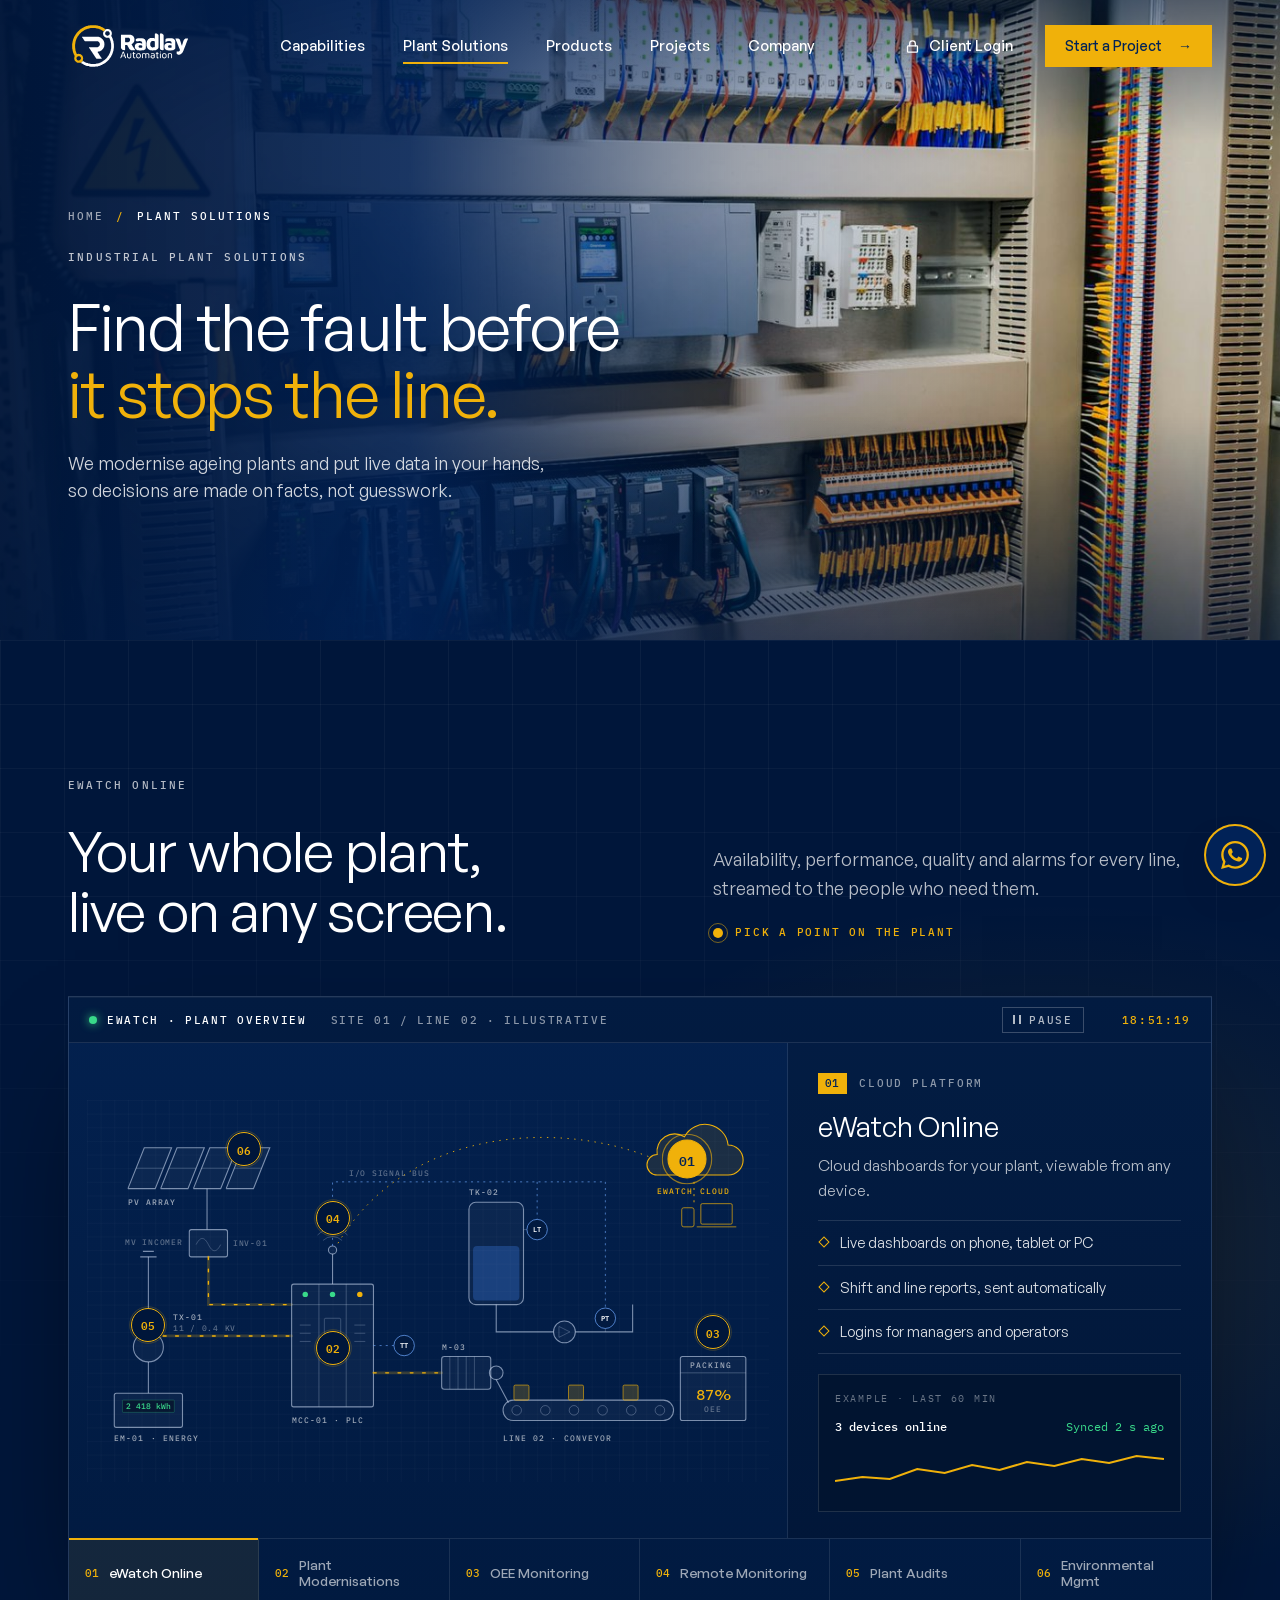
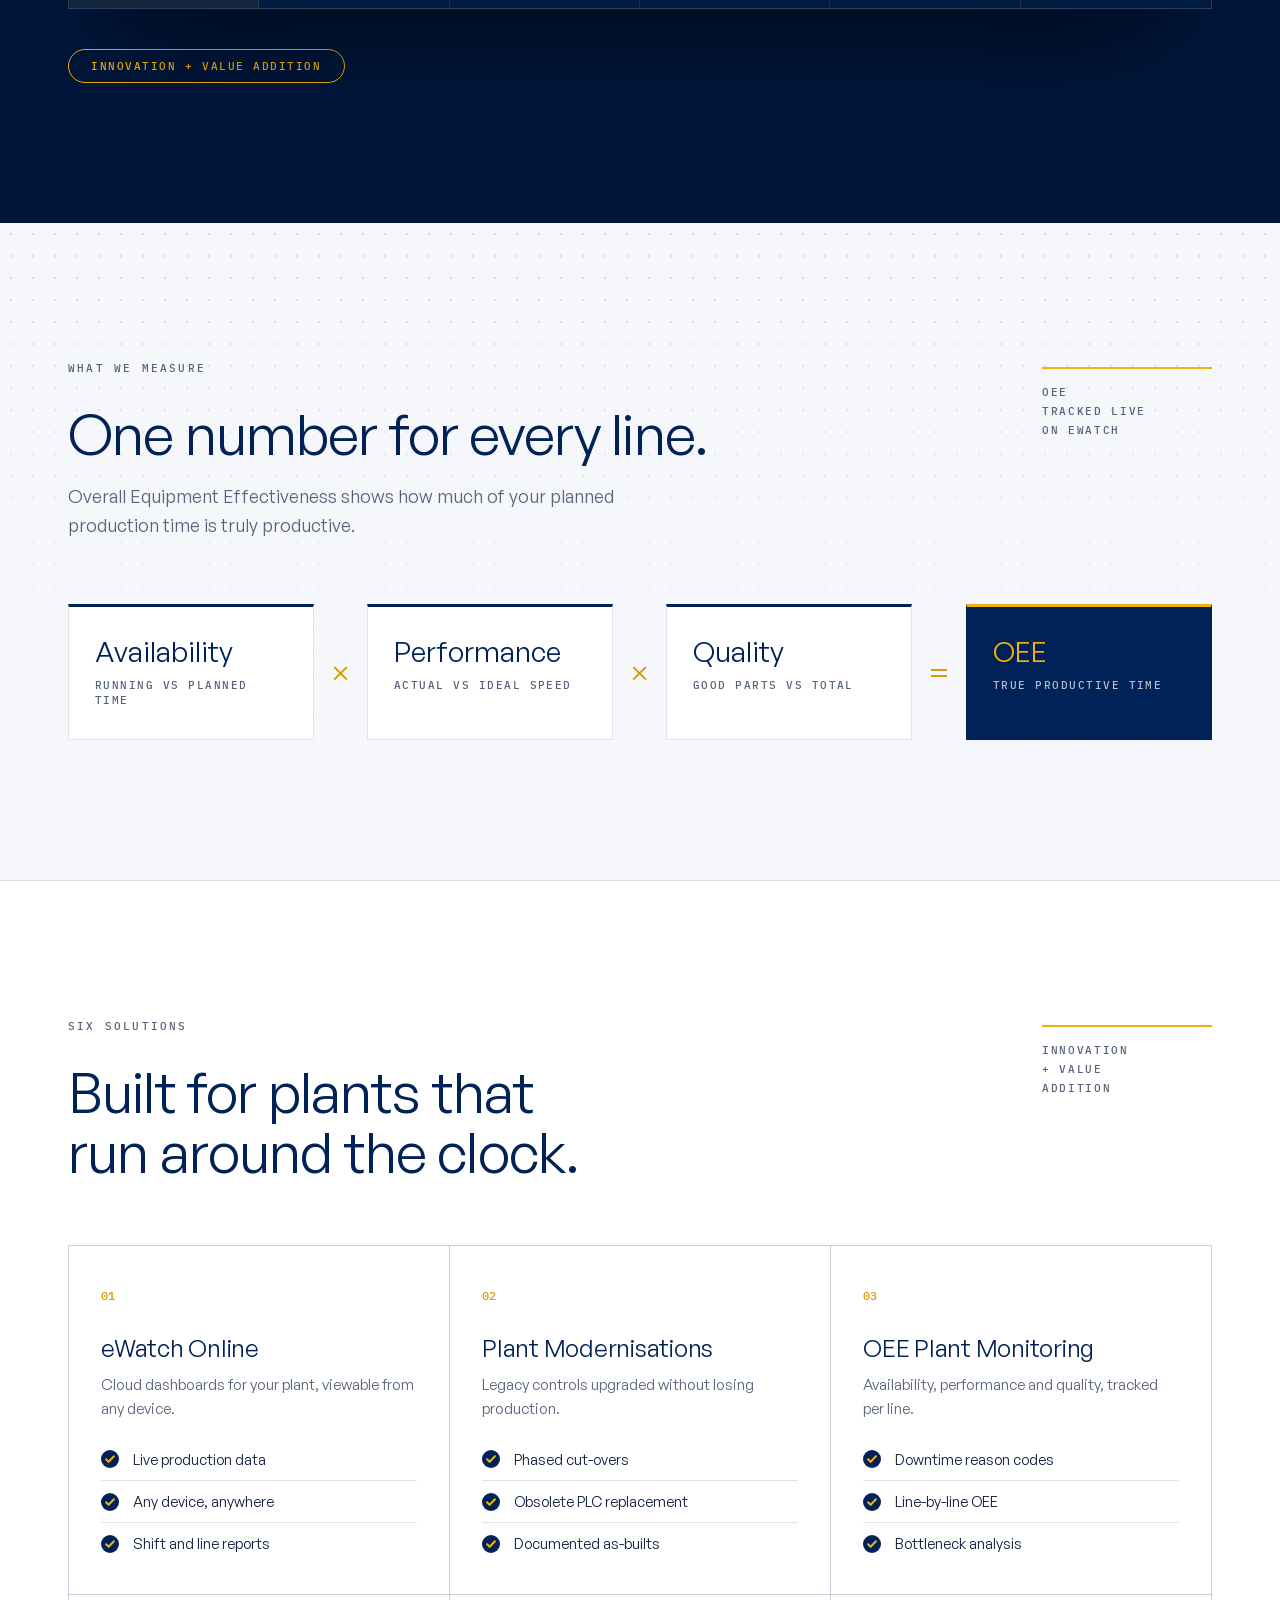
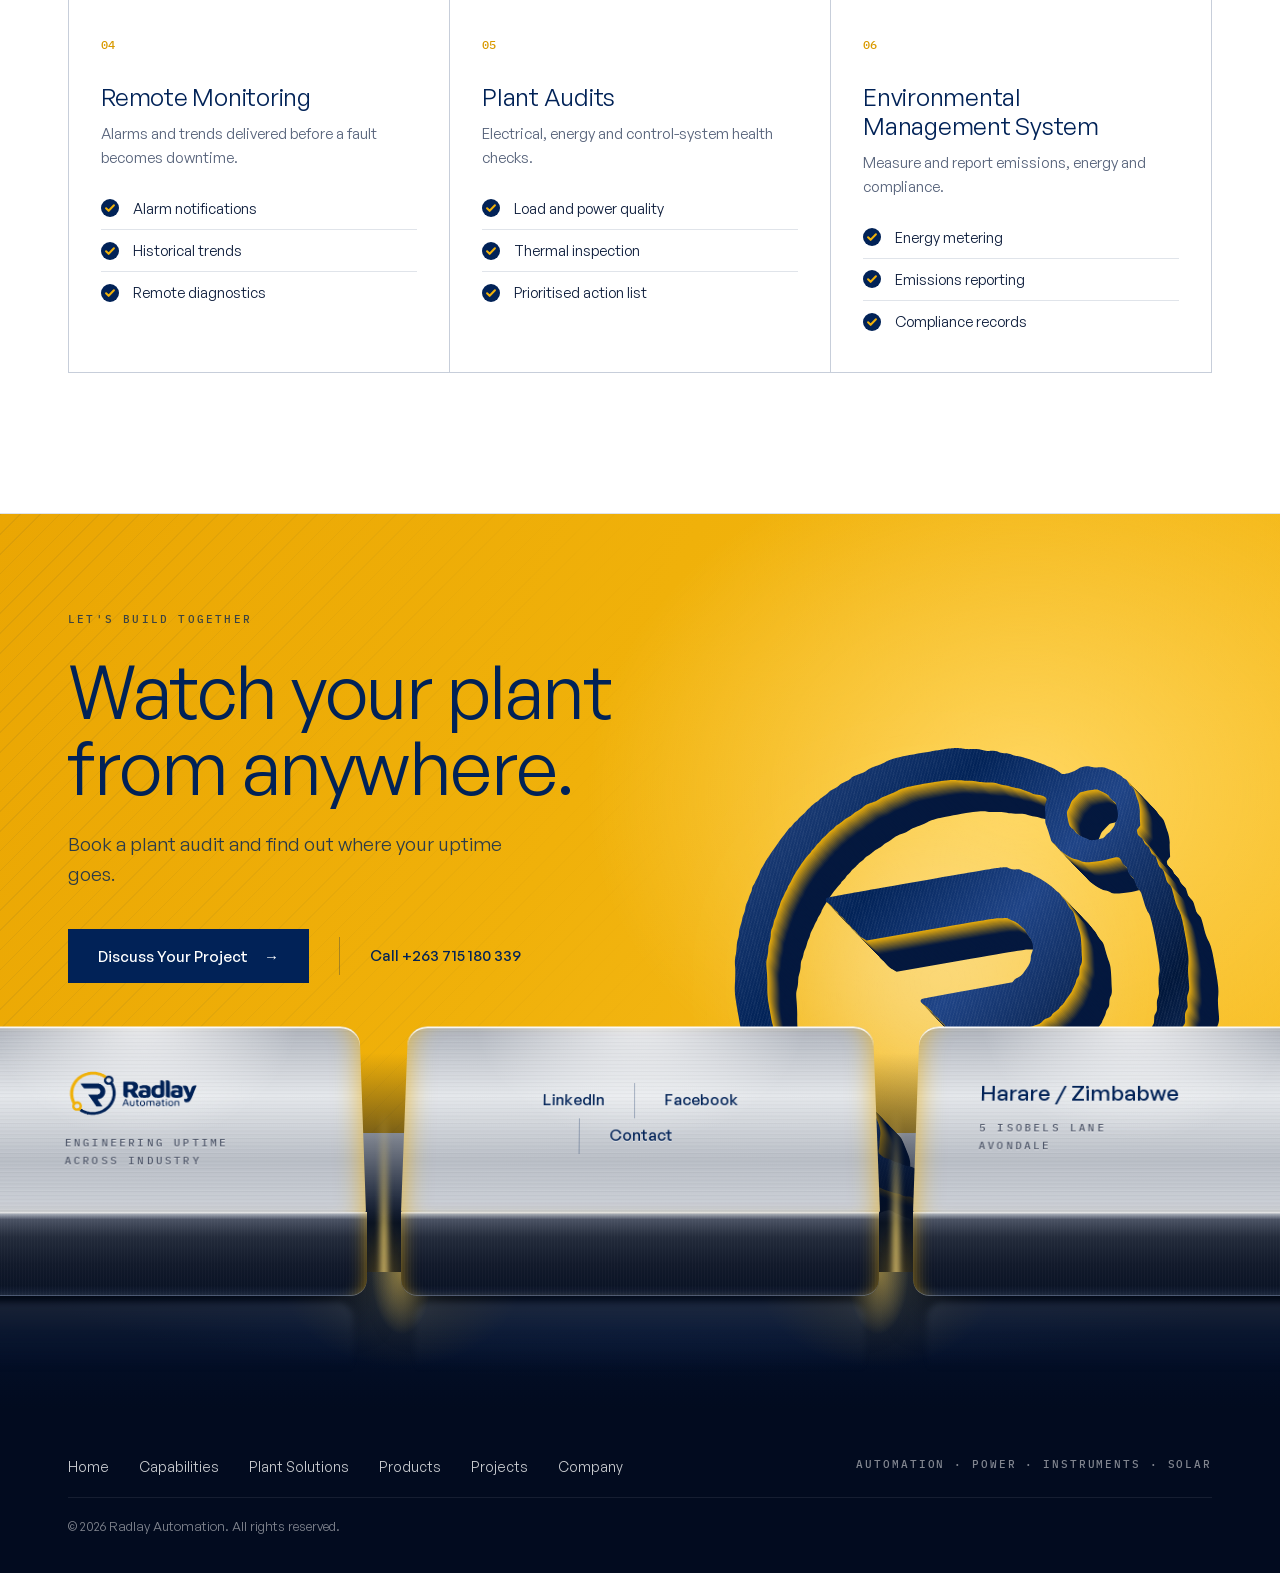
<file: solutions.html>
<!doctype html>
<html lang="en">
<head>
  <meta charset="utf-8">
  <meta name="viewport" content="width=device-width, initial-scale=1">
  <title>Plant Solutions | Radlay Automation</title>
  <meta name="description" content="eWatch Online, plant modernisation, OEE and remote monitoring, plant audits and environmental management systems.">
  <meta name="theme-color" content="#ffffff">
  <link rel="icon" href="assets/img/radlay-mark.svg" type="image/svg+xml">
  <script>document.documentElement.classList.add('js')</script>
  <link rel="preload" href="assets/fonts/GeneralSans-400.woff2" as="font" type="font/woff2" crossorigin>
  <link rel="preload" href="assets/fonts/IBMPlexMono-500.woff2" as="font" type="font/woff2" crossorigin>
  <link rel="stylesheet" href="assets/css/fonts.css">
  <link rel="stylesheet" href="assets/css/styles.css">
</head>
<body>

<a class="skip" href="#main">Skip to content</a>

<!-- ============ HEADER ============ -->
<header class="site-header" id="top">
  <div class="wrap header-inner">
    <a class="brand" href="index.html" aria-label="Radlay Automation home">
      <img class="logo-dark" src="assets/img/radlay-logo.svg" alt="Radlay Automation" width="2670" height="1080">
      <img class="logo-light" src="assets/img/radlay-logo-white.svg" alt="" width="2670" height="1080" aria-hidden="true">
    </a>
    <nav class="nav" id="nav" aria-label="Primary">
      <a href="capabilities.html">Capabilities</a>
      <a href="solutions.html" aria-current="page">Plant Solutions</a>
      <a href="products.html">Products</a>
      <a href="projects.html">Projects</a>
      <a href="company.html">Company</a>
      <a class="nav-login-mobile" href="login.html">Client Login</a>
      <a class="btn btn-gold nav-cta-mobile" href="company.html#contact">Start a Project <span class="arr">→</span></a>
    </nav>
    <a class="header-login" href="login.html"><svg viewBox="0 0 24 24" aria-hidden="true"><rect x="5" y="11" width="14" height="9" rx="1"/><path d="M8 11V8a4 4 0 0 1 8 0v3"/></svg>Client Login</a>
    <a class="btn btn-gold btn-sm header-cta" href="company.html#contact">Start a Project <span class="arr">→</span></a>
    <a class="header-live" href="solutions.html#ewatch-live" aria-label="eWatch: see a live plant dashboard"><svg viewBox="0 0 24 14" aria-hidden="true"><path pathLength="1" d="M1 8h5l2.5-6 4 11 2.5-7 1.5 2H23"/></svg><b>eWatch</b></a>
    <button class="burger" id="burger" aria-label="Open menu" aria-expanded="false" aria-controls="nav"><span></span><span></span></button>
  </div>
</header>

<main id="main">

<!-- ============ PAGE HERO ============ -->
<section class="hero page-hero">
  <div class="hero-visual" aria-hidden="true">
    <img class="hero-photo" src="assets/img/auto-plc-panel.jpg" alt="" width="1400" height="933" fetchpriority="high" data-focus="20 34 60 54" data-focus-on="stacked" style="object-position:50% 50%">
  </div>
  <div class="wrap hero-inner">
    <p class="crumbs reveal"><a href="index.html">Home</a><span class="sep">/</span><span aria-current="page">Plant Solutions</span></p>
    <p class="eyebrow reveal">Industrial plant solutions</p>
    <h1 class="hero-title reveal">Find the fault before<br><span class="hl">it stops the line.</span></h1>
    <p class="hero-lead reveal">We modernise ageing plants and put live data in your hands, so decisions are made on facts, not guesswork.</p>
  </div>
</section>

<!-- ============ PLANT SOLUTIONS (navy) ============ -->
<section class="section solutions" id="ewatch-live">
  <div class="wrap">
    <div class="sol-head">
      <div>
        <p class="eyebrow eyebrow-light reveal">eWatch Online</p>
        <h2 class="sec-title reveal">Your whole plant,<br>live on any screen.</h2>
      </div>
      <div class="sol-intro reveal">
        <p class="sec-lead">Availability, performance, quality and alarms for every line, streamed to the people who need them.</p>
        <p class="sol-hint"><i aria-hidden="true"></i>Pick a point on the plant</p>
      </div>
    </div>

    <div class="hmi reveal" data-hmi data-active="0">
      <div class="hmi-bar">
        <span class="hmi-live"><i></i>eWatch · Plant overview</span>
        <span class="hmi-path">Site 01 / Line 02 · illustrative</span>
        <button class="hmi-pause" type="button" data-pause aria-pressed="false"><i aria-hidden="true"></i><span>Pause</span></button>
        <span class="hmi-clock" data-clock>00:00:00</span>
      </div>

      <div class="hmi-body">
        <div class="hmi-map">
          <div class="plant-wrap">
          <svg class="plant" viewBox="0 0 1000 560" role="img" aria-labelledby="plantTitle">
            <title id="plantTitle">Schematic of a plant: incomer and transformer, energy meter, solar array, motor control centre with PLC and gateway, motor and conveyor line, process tank with instruments, and the eWatch cloud.</title>
            <defs>
              <pattern id="hmiGrid" width="20" height="20" patternUnits="userSpaceOnUse"><path d="M20 0H0V20" fill="none" stroke="rgba(255,255,255,.05)" stroke-width="1"/></pattern>
            </defs>
            <rect width="1000" height="560" fill="url(#hmiGrid)"/>

            <!-- 05 incomer + transformer -->
            <g class="part" data-part="4">
              <path class="s-line" d="M90 230V308"/>
              <path class="s-line" d="M78 230h24M82 222h16"/>
              <circle class="s-line s-fill" cx="90" cy="330" r="22"/>
              <circle class="s-line s-fill" cx="90" cy="362" r="22"/>
              <text class="s-label" x="126" y="322">TX-01</text>
              <text class="s-label dim" x="126" y="338">11 / 0.4 kV</text>
              <text class="s-label dim" x="56" y="212">MV incomer</text>
            </g>

            <!-- 06 energy meter + solar -->
            <g class="part" data-part="5">
              <path class="s-line" d="M90 384V430"/>
              <rect class="s-line s-fill" x="40" y="430" width="100" height="50" rx="3"/>
              <rect class="s-screen" x="52" y="440" width="76" height="18" rx="1"/>
              <text class="s-digits" x="90" y="453" text-anchor="middle">2 418 kWh</text>
              <text class="s-label" x="40" y="500">EM-01 · energy</text>
              <g class="solar">
                <polygon class="s-line s-fill" points="60,130 84,70 124,70 100,130"/>
                <polygon class="s-line s-fill" points="108,130 132,70 172,70 148,130"/>
                <polygon class="s-line s-fill" points="156,130 180,70 220,70 196,130"/>
                <polygon class="s-line s-fill" points="204,130 228,70 268,70 244,130"/>
                <path class="s-line thin" d="M72 100h40M120 100h40M168 100h40M216 100h40"/>
              </g>
              <text class="s-label" x="60" y="154">PV array</text>
              <path class="s-line" d="M176 130V190"/>
              <rect class="s-line s-fill" x="150" y="190" width="56" height="40" rx="3"/>
              <path class="s-line thin" d="M160 212c6-12 12-12 18 0s12 12 18 0"/>
              <text class="s-label dim" x="214" y="214">INV-01</text>
            </g>

            <!-- power flows into the MCC -->
            <path class="s-cable" d="M112 346H300"/>
            <path class="s-flow" d="M112 346H300"/>
            <path class="s-cable" d="M178 230V300H300"/>
            <path class="s-flow slow" d="M178 230V300H300"/>

            <!-- 02 MCC / PLC -->
            <g class="part" data-part="1">
              <rect class="s-line s-fill" x="300" y="270" width="120" height="180" rx="3"/>
              <path class="s-line thin" d="M340 270v180M380 270v180M300 300h120"/>
              <circle class="s-led ok" cx="320" cy="285" r="4"/><circle class="s-led ok" cx="360" cy="285" r="4"/><circle class="s-led warn" cx="400" cy="285" r="4"/>
              <rect class="s-line thin" x="348" y="320" width="24" height="34" rx="2"/>
              <path class="s-line thin" d="M312 330h16M312 342h16M312 354h16M392 330h16M392 342h16M392 354h16"/>
              <text class="s-label" x="300" y="474">MCC-01 · PLC</text>
            </g>

            <!-- 04 gateway + signal bus -->
            <g class="part" data-part="3">
              <path class="s-line" d="M360 270V226"/>
              <circle class="s-line s-fill" cx="360" cy="220" r="6"/>
              <path class="s-line thin" d="M346 206a20 20 0 0 1 28 0M338 198a31 31 0 0 1 44 0"/>
              <path class="s-signal" d="M360 214V120H760M660 120V176M760 120V306M450 360H420"/>
              <text class="s-label dim" x="384" y="112">I/O signal bus</text>
            </g>

            <!-- 01 eWatch cloud + uplink -->
            <g class="part" data-part="0">
              <path class="s-signal uplink" d="M368 210C470 40 690 30 826 84"/>
              <path class="s-line s-fill" d="M836 110h104a22 22 0 0 0 0-44 34 34 0 0 0-64-12 26 26 0 0 0-40 26 15 15 0 0 0 0 30z"/>
              <text class="s-label" x="836" y="138">eWatch cloud</text>
              <rect class="s-line thin" x="900" y="152" width="46" height="30" rx="2"/>
              <path class="s-line thin" d="M894 186h58"/>
              <rect class="s-line thin" x="872" y="158" width="18" height="28" rx="3"/>
              <path class="s-signal" d="M890 120V150"/>
            </g>

            <!-- process tank, pump and instruments -->
            <g class="part" data-part="6">
              <rect class="s-line s-fill" x="560" y="150" width="80" height="150" rx="10"/>
              <rect class="s-level" x="566" y="214" width="68" height="80" rx="6"/>
              <path class="s-line" d="M600 300v40h84"/>
              <circle class="s-line s-fill" cx="700" cy="340" r="16"/>
              <path class="s-line thin" d="M692 332l16 8-16 8z"/>
              <path class="s-line" d="M716 340h84V300"/>
              <text class="s-label" x="560" y="140">TK-02</text>
              <g class="isa"><circle cx="660" cy="190" r="15"/><text x="660" y="194">LT</text></g>
              <path class="s-line thin" d="M640 190h5"/>
              <g class="isa"><circle cx="760" cy="320" r="15"/><text x="760" y="324">PT</text></g>
              <path class="s-line thin" d="M760 335v5"/>
            </g>

            <!-- 03 motor, conveyor and packing -->
            <path class="s-cable" d="M420 400H520"/>
            <path class="s-flow" d="M420 400H520"/>
            <g class="part" data-part="2">
              <rect class="s-line s-fill" x="520" y="376" width="72" height="48" rx="4"/>
              <path class="s-line thin" d="M532 376v48M544 376v48M556 376v48M568 376v48"/>
              <circle class="s-line s-fill" cx="600" cy="400" r="10"/>
              <text class="s-label" x="520" y="366">M-03</text>
              <g class="isa"><circle cx="465" cy="360" r="15"/><text x="465" y="364">TT</text></g>
              <rect class="s-line s-fill" x="610" y="440" width="250" height="30" rx="15"/>
              <g class="rollers"><circle cx="630" cy="455" r="7"/><circle cx="672" cy="455" r="7"/><circle cx="714" cy="455" r="7"/><circle cx="756" cy="455" r="7"/><circle cx="798" cy="455" r="7"/><circle cx="840" cy="455" r="7"/></g>
              <g class="products"><rect x="626" y="418" width="22" height="22" rx="2"/><rect x="706" y="418" width="22" height="22" rx="2"/><rect x="786" y="418" width="22" height="22" rx="2"/></g>
              <path class="s-line" d="M600 410l18 34"/>
              <rect class="s-line s-fill" x="870" y="376" width="96" height="94" rx="3"/>
              <path class="s-line thin" d="M870 400h96"/>
              <text class="s-label" x="884" y="393">Packing</text>
              <text class="s-digits big" x="918" y="440" text-anchor="middle">87%</text>
              <text class="s-label dim" x="918" y="458" text-anchor="middle">OEE</text>
              <text class="s-label" x="610" y="500">Line 02 · conveyor</text>
            </g>
          </svg>

          <button class="hot" type="button" style="--x:88%;--y:15.5%" data-sol="0" aria-label="01 eWatch Online"><span>01</span></button>
          <button class="hot" type="button" style="--x:36%;--y:65%" data-sol="1" aria-label="02 Plant Modernisations"><span>02</span></button>
          <button class="hot" type="button" style="--x:91.8%;--y:61%" data-sol="2" aria-label="03 OEE Plant Monitoring"><span>03</span></button>
          <button class="hot" type="button" style="--x:36%;--y:31%" data-sol="3" aria-label="04 Remote Monitoring"><span>04</span></button>
          <button class="hot" type="button" style="--x:9%;--y:59%" data-sol="4" aria-label="05 Plant Audits"><span>05</span></button>
          <button class="hot" type="button" style="--x:23%;--y:13%" data-sol="5" aria-label="06 Environmental Management System"><span>06</span></button>
          </div>
          <p class="map-swipe" aria-hidden="true">Swipe to see the whole plant →</p>
        </div>

        <div class="hmi-read" id="solReadout" aria-live="polite">
          <article class="read" data-panel="0">
            <p class="read-k"><span>01</span>Cloud platform</p>
            <h3>eWatch Online</h3>
            <p>Cloud dashboards for your plant, viewable from any device.</p>
            <ul class="read-list"><li>Live dashboards on phone, tablet or PC</li><li>Shift and line reports, sent automatically</li><li>Logins for managers and operators</li></ul>
            <div class="widget"><p class="w-k">Example · last 60 min</p>
              <div class="w-row"><b>3 devices online</b><span class="w-ok">Synced 2 s ago</span></div>
              <svg class="w-spark" viewBox="0 0 240 48" preserveAspectRatio="none" aria-hidden="true"><path d="M0 34 L20 30 L40 32 L60 22 L80 26 L100 18 L120 23 L140 15 L160 19 L180 12 L200 16 L220 9 L240 12" fill="none" stroke="#f0b10a" stroke-width="2" vector-effect="non-scaling-stroke"/></svg>
            </div>
          </article>
          <article class="read" data-panel="1">
            <p class="read-k"><span>02</span>Controls upgrade</p>
            <h3>Plant Modernisations</h3>
            <p>Legacy controls upgraded without losing production.</p>
            <ul class="read-list"><li>Phased cut-overs during planned shutdowns</li><li>Obsolete PLCs and relay logic replaced</li><li>Programs documented at handover</li></ul>
            <div class="widget"><p class="w-k">Example · before and after</p>
              <div class="w-compare"><div><small>Before</small><b>Relay logic</b><span>Paper logs, fault-finding by hand</span></div><i aria-hidden="true">→</i><div class="after"><small>After</small><b>PLC + HMI</b><span>Live data, alarms, remote access</span></div></div>
            </div>
          </article>
          <article class="read" data-panel="2">
            <p class="read-k"><span>03</span>Line performance</p>
            <h3>OEE Plant Monitoring</h3>
            <p>Availability, performance and quality, tracked per line.</p>
            <ul class="read-list"><li>Downtime logged with a reason code</li><li>OEE per line, per shift, per product</li><li>Bottlenecks visible at a glance</li></ul>
            <div class="widget"><p class="w-k">Example · Line 02 today</p>
              <div class="w-oee">
                <div class="w-ring"><svg viewBox="0 0 80 80" aria-hidden="true"><circle cx="40" cy="40" r="32"/><circle class="on" cx="40" cy="40" r="32" pathLength="100" style="--v:87"/></svg><b>87<small>% OEE</small></b></div>
                <ul class="w-bars"><li><span>Availability</span><i style="--v:94"></i><b>94%</b></li><li><span>Performance</span><i style="--v:93"></i><b>93%</b></li><li><span>Quality</span><i style="--v:99"></i><b>99%</b></li></ul>
              </div>
            </div>
          </article>
          <article class="read" data-panel="3">
            <p class="read-k"><span>04</span>Alarms off-site</p>
            <h3>Remote Monitoring</h3>
            <p>Alarms and trends delivered before a fault becomes downtime.</p>
            <ul class="read-list"><li>Alarms by SMS, email and dashboard</li><li>Trends to spot a failing bearing early</li><li>Remote diagnostics before anyone drives to site</li></ul>
            <div class="widget"><p class="w-k">Example · active alarms</p>
              <ul class="w-alarms"><li class="hi"><b>M-03</b><span>Motor temp high · 88 °C</span><em>Now</em></li><li class="mid"><b>PT-04</b><span>Discharge pressure low</span><em>4 min</em></li><li><b>TK-02</b><span>Level restored · acknowledged</span><em>12 min</em></li></ul>
            </div>
          </article>
          <article class="read" data-panel="4">
            <p class="read-k"><span>05</span>Health checks</p>
            <h3>Plant Audits</h3>
            <p>Electrical, energy and control-system health checks.</p>
            <ul class="read-list"><li>Load, harmonics and power factor logging</li><li>Thermal inspection of boards and terminations</li><li>A prioritised list of what to fix first</li></ul>
            <div class="widget"><p class="w-k">Example · power factor</p>
              <div class="w-pf"><div><small>Measured</small><b>0.78</b></div><div class="track"><i class="m" style="--v:78"></i><i class="t" style="--v:95"></i></div><div><small>Target</small><b>0.95</b></div></div>
              <p class="w-note">A low power factor means utility penalties and overloaded cables. Correction pays back fast.</p>
            </div>
          </article>
          <article class="read" data-panel="5">
            <p class="read-k"><span>06</span>Energy &amp; compliance</p>
            <h3>Environmental Management System</h3>
            <p>Measure and report emissions, energy and compliance.</p>
            <ul class="read-list"><li>Energy metered per area and per line</li><li>Emissions reported every month</li><li>Records ready for audits and compliance</li></ul>
            <div class="widget"><p class="w-k">Example · energy, last 6 months</p>
              <div class="w-cols"><i style="--v:82"></i><i style="--v:76"></i><i style="--v:79"></i><i style="--v:68"></i><i style="--v:64"></i><i class="now" style="--v:58"></i></div>
              <div class="w-row"><span>May</span><span>Oct</span></div>
            </div>
          </article>
        </div>
      </div>

      <div class="hmi-tabs" role="group" aria-label="Plant solutions">
        <button type="button" data-sol="0"><span>01</span>eWatch Online</button>
        <button type="button" data-sol="1"><span>02</span>Plant Modernisations</button>
        <button type="button" data-sol="2"><span>03</span>OEE Monitoring</button>
        <button type="button" data-sol="3"><span>04</span>Remote Monitoring</button>
        <button type="button" data-sol="4"><span>05</span>Plant Audits</button>
        <button type="button" data-sol="5"><span>06</span>Environmental Mgmt</button>
      </div>
    </div>

      <p class="pill pill-gold reveal">Innovation + value addition</p>
  </div>
</section>


<!-- ============ OEE ============ -->
<section class="section oee" aria-labelledby="oee-title">
  <div class="wrap">
    <div class="sec-head">
      <div>
        <p class="eyebrow reveal">What we measure</p>
        <h2 class="sec-title reveal" id="oee-title">One number for every line.</h2>
        <p class="sec-lead reveal">Overall Equipment Effectiveness shows how much of your planned production time is truly productive.</p>
      </div>
      <p class="corner-tag reveal">OEE<br>tracked live<br>on eWatch</p>
    </div>
    <div class="oee-eq reveal" aria-label="OEE equals availability times performance times quality">
      <div><b>Availability</b><span>Running vs planned time</span></div><i>×</i>
      <div><b>Performance</b><span>Actual vs ideal speed</span></div><i>×</i>
      <div><b>Quality</b><span>Good parts vs total</span></div><i>=</i>
      <div class="oee-total"><b>OEE</b><span>True productive time</span></div>
    </div>
  </div>
</section>

<!-- ============ ALL SOLUTIONS ============ -->
<section class="section sol-all" aria-labelledby="sol-all-title">
  <div class="wrap">
    <div class="sec-head">
      <div>
        <p class="eyebrow reveal">Six solutions</p>
        <h2 class="sec-title reveal" id="sol-all-title">Built for plants that run around the clock.</h2>
      </div>
      <p class="corner-tag reveal">Innovation<br>+ value<br>addition</p>
    </div>
    <div class="sol-cards">
      <article class="sol-card reveal" id="ewatch"><span class="sol-card-n">01</span><h3>eWatch Online</h3><p>Cloud dashboards for your plant, viewable from any device.</p><ul class="checks"><li>Live production data</li><li>Any device, anywhere</li><li>Shift and line reports</li></ul></article>
      <article class="sol-card reveal" id="modernisation"><span class="sol-card-n">02</span><h3>Plant Modernisations</h3><p>Legacy controls upgraded without losing production.</p><ul class="checks"><li>Phased cut-overs</li><li>Obsolete PLC replacement</li><li>Documented as-builts</li></ul></article>
      <article class="sol-card reveal" id="oee"><span class="sol-card-n">03</span><h3>OEE Plant Monitoring</h3><p>Availability, performance and quality, tracked per line.</p><ul class="checks"><li>Downtime reason codes</li><li>Line-by-line OEE</li><li>Bottleneck analysis</li></ul></article>
      <article class="sol-card reveal" id="remote"><span class="sol-card-n">04</span><h3>Remote Monitoring</h3><p>Alarms and trends delivered before a fault becomes downtime.</p><ul class="checks"><li>Alarm notifications</li><li>Historical trends</li><li>Remote diagnostics</li></ul></article>
      <article class="sol-card reveal" id="audits"><span class="sol-card-n">05</span><h3>Plant Audits</h3><p>Electrical, energy and control-system health checks.</p><ul class="checks"><li>Load and power quality</li><li>Thermal inspection</li><li>Prioritised action list</li></ul></article>
      <article class="sol-card reveal" id="ems"><span class="sol-card-n">06</span><h3>Environmental Management System</h3><p>Measure and report emissions, energy and compliance.</p><ul class="checks"><li>Energy metering</li><li>Emissions reporting</li><li>Compliance records</li></ul></article>
    </div>
  </div>
</section>

<!-- ============ CTA (its 3D mark drops behind the footer plates) ============ -->
<section class="cta" aria-labelledby="cta-title">
  <div class="wrap cta-inner">
    <div class="cta-copy">
      <p class="eyebrow eyebrow-dark reveal">Let's build together</p>
      <h2 class="cta-title reveal" id="cta-title">Watch your plant from anywhere.</h2>
      <p class="cta-lead reveal">Book a plant audit and find out where your uptime goes.</p>
      <div class="cta-actions reveal">
        <a class="btn btn-navy" href="company.html#contact">Discuss Your Project <span class="arr">→</span></a>
        <span class="v-rule v-rule-dark" aria-hidden="true"></span>
        <a class="cta-phone" href="tel:+263715180339">Call +263 715 180 339</a>
      </div>
    </div>
  </div>
  <div class="cta-object" aria-hidden="true">
    <div class="mark3d mark3d-cta" data-depth="30"></div>
  </div>
</section>

</main>

<!-- ============ FOOTER: steel plates on a lit navy floor ============ -->
<footer class="footer">
  <div class="plates">
    <div class="plate plate-l">
      <div class="plate-top">
        <a class="foot-logo" href="index.html" aria-label="Radlay Automation home"><img src="assets/img/radlay-logo.svg" alt="Radlay Automation" width="2670" height="1080" loading="lazy"></a>
        <p class="etch">Engineering uptime<br>across industry</p>
      </div>
      <div class="plate-front"></div>
    </div>
    <div class="plate plate-c">
      <div class="plate-top">
        <nav class="foot-links" aria-label="Social and contact">
          <a href="#" data-todo="linkedin-url">LinkedIn</a>
          <a href="#" data-todo="facebook-url">Facebook</a>
          <a href="company.html#contact">Contact</a>
        </nav>
      </div>
      <div class="plate-front"></div>
    </div>
    <div class="plate plate-r">
      <div class="plate-top">
        <p class="foot-loc">Harare / Zimbabwe</p>
        <p class="etch">5 Isobels Lane<br>Avondale</p>
      </div>
      <div class="plate-front"></div>
    </div>
  </div>
  <div class="floor" aria-hidden="true"></div>
  <div class="foot-base">
    <div class="wrap foot-base-inner">
      <nav class="foot-sitemap" aria-label="Site">
        <a href="index.html">Home</a>
        <a href="capabilities.html">Capabilities</a>
        <a href="solutions.html">Plant Solutions</a>
        <a href="products.html">Products</a>
        <a href="projects.html">Projects</a>
        <a href="company.html">Company</a>
      </nav>
      <p class="mono-label">Automation · Power · Instruments · Solar</p>
      <p class="foot-copy">© <span id="year">2026</span> Radlay Automation. All rights reserved.</p>
    </div>
  </div>
</footer>

<a class="wa-float" href="https://wa.me/263715180339?text=Hello%20Radlay%2C%20I%20would%20like%20to%20talk%20to%20an%20engineer." target="_blank" rel="noopener" aria-label="Chat with a Radlay engineer on WhatsApp">
  <svg class="wa-wave" viewBox="0 0 58 58" aria-hidden="true"><circle cx="29" cy="29" r="28"/><circle cx="29" cy="29" r="28"/><circle cx="29" cy="29" r="28"/></svg>
  <svg class="wa-icon" viewBox="0 0 24 24" aria-hidden="true"><path d="M17.47 14.38c-.3-.15-1.76-.87-2.03-.97-.27-.1-.47-.15-.67.15-.2.3-.77.97-.94 1.16-.17.2-.35.22-.64.08-.3-.15-1.26-.46-2.39-1.48-.88-.79-1.48-1.76-1.65-2.06-.17-.3-.02-.46.13-.6.13-.14.3-.35.45-.52.15-.17.2-.3.3-.5.1-.2.05-.37-.03-.52-.07-.15-.67-1.61-.92-2.2-.24-.58-.49-.5-.67-.51h-.57c-.2 0-.52.07-.79.37-.27.3-1.04 1.02-1.04 2.48s1.07 2.88 1.21 3.07c.15.2 2.1 3.2 5.08 4.49.71.31 1.26.49 1.7.63.71.22 1.36.19 1.87.12.57-.09 1.76-.72 2-1.41.25-.7.25-1.29.18-1.41-.08-.13-.27-.2-.57-.35m-5.42 7.4h-.01a9.87 9.87 0 0 1-5.03-1.38l-.36-.21-3.74.98 1-3.65-.24-.37a9.86 9.86 0 0 1-1.51-5.26c0-5.45 4.44-9.88 9.89-9.88 2.64 0 5.12 1.03 6.99 2.9a9.83 9.83 0 0 1 2.89 6.99c0 5.45-4.44 9.88-9.88 9.88m8.41-18.3A11.82 11.82 0 0 0 12.05 0C5.5 0 .16 5.34.16 11.89c0 2.1.55 4.14 1.59 5.95L.06 24l6.3-1.65a11.88 11.88 0 0 0 5.68 1.45h.01c6.55 0 11.89-5.34 11.89-11.89a11.82 11.82 0 0 0-3.48-8.41z"/></svg>
  <span class="wa-label">Chat with an engineer</span>
</a>

<script src="assets/js/main.js" defer></script>
</body>
</html>
</file>
<file: assets/css/fonts.css>
/* Self-hosted type. General Sans: Fontshare (ITF Free Font License). IBM Plex Mono: SIL OFL 1.1. */
@font-face { font-family: "General Sans"; src: url("../fonts/GeneralSans-400.woff2") format("woff2"); font-weight: 400; font-style: normal; font-display: swap; }
@font-face { font-family: "General Sans"; src: url("../fonts/GeneralSans-500.woff2") format("woff2"); font-weight: 500; font-style: normal; font-display: swap; }
@font-face { font-family: "General Sans"; src: url("../fonts/GeneralSans-600.woff2") format("woff2"); font-weight: 600; font-style: normal; font-display: swap; }
@font-face { font-family: "IBM Plex Mono"; src: url("../fonts/IBMPlexMono-400.woff2") format("woff2"); font-weight: 400; font-style: normal; font-display: swap; }
@font-face { font-family: "IBM Plex Mono"; src: url("../fonts/IBMPlexMono-500.woff2") format("woff2"); font-weight: 500; font-style: normal; font-display: swap; }
@font-face { font-family: "IBM Plex Mono"; src: url("../fonts/IBMPlexMono-600.woff2") format("woff2"); font-weight: 600; font-style: normal; font-display: swap; }
</file>
<file: assets/css/styles.css>
/* =========================================================
   Radlay Automation — site styles
   Brand colours: navy #012257, yellow #F0B10A, white.
   Layout language follows the reference (rules, mono labels,
   framed cards, 3D steel mark, steel footer plates).
   ========================================================= */
:root {
  --white: #ffffff;
  --paper: #f5f7fb;
  --paper-2: #eef1f7;
  --navy: #012257;
  --navy-2: #0a2f6e;
  --navy-deep: #00163a;
  --ink: #0b1b3a;
  --muted: #56627a;
  --dim: #8590a6;
  --line: rgba(1, 34, 87, .12);
  --line-2: rgba(1, 34, 87, .22);

  --gold: #f0b10a;
  --gold-hot: #ffc531;
  --gold-deep: #d99a00;
  --sky: #3d7be0;
  --steel: #9aa3b4;

  --f-display: "General Sans", "Helvetica Neue", Arial, sans-serif;
  --f-body: "General Sans", "Helvetica Neue", Arial, sans-serif;
  --f-mono: "IBM Plex Mono", ui-monospace, monospace;

  --wrap: 1240px;
  --gutter: clamp(16px, 4vw, 48px);
  /* motion: one scale, three curves (enter settles, exit leaves, standard changes state) */
  --motion-press: 110ms;
  --motion-fast: 160ms;
  --motion-normal: 240ms;
  --motion-slow: 420ms;
  --motion-reveal: 500ms;
  --motion-image: 800ms;
  --motion-draw: 1100ms;
  --ease-standard: cubic-bezier(.2, 0, 0, 1);
  --ease-enter: cubic-bezier(0, 0, .2, 1);
  --ease-exit: cubic-bezier(.4, 0, 1, 1);
  --ease-inout: cubic-bezier(.65, 0, .35, 1);
  --ease: var(--ease-standard);
  --rise: 20px;
  --section-y: clamp(88px, 11vw, 140px);
  --header-h: 92px;
  /* surface textures: grid on dark grounds, dots on paper, hatch on the gold accent */
  --pat-grid: linear-gradient(rgba(255, 255, 255, .045) 1px, transparent 1px), linear-gradient(90deg, rgba(255, 255, 255, .045) 1px, transparent 1px);
  --pat-dots: radial-gradient(rgba(1, 34, 87, .13) 1px, transparent 1.6px);
  --pat-hatch: repeating-linear-gradient(135deg, rgba(1, 34, 87, .5) 0 1px, transparent 1px 14px);

  /* the real Radlay mark (traced from the logo), masked into 3D steel */
  --mark: url("data:image/svg+xml,<svg xmlns='http://www.w3.org/2000/svg' viewBox='0 0 990 1080'><path fill-rule='evenodd' d='M496.9 988.9C492.0 988.4 485.3 987.0 481.6 985.6C477.5 984.0 470.9 982.7 464.2 982.0C432.5 978.8 434.8 979.3 426.3 973.9C424.0 972.5 420.0 971.6 412.8 970.8C402.6 969.8 400.5 969.1 394.2 964.5C390.9 962.1 383.3 960.0 377.9 960.0C374.2 960.0 370.3 958.0 367.1 954.6C365.5 953.0 362.8 951.7 359.1 950.9C353.0 949.7 347.1 947.0 345.1 944.6C344.4 943.8 340.9 942.1 337.3 940.9C333.6 939.7 328.7 937.3 326.4 935.5C324.0 933.7 319.7 931.4 316.9 930.5C313.8 929.4 310.4 927.4 308.6 925.4C306.9 923.6 303.0 921.2 300.0 920.0C297.0 918.8 292.7 916.1 290.3 913.9C288.0 911.8 285.4 910.0 284.6 910.0C283.9 910.0 281.2 908.0 278.8 905.6C271.3 898.3 268.2 897.9 249.5 902.0C231.5 906.0 200.4 902.7 192.0 895.9C190.6 894.8 186.6 892.5 183.0 890.9C173.3 886.2 155.1 869.6 150.6 861.2C150.1 860.3 147.7 856.5 145.3 852.8C141.2 846.7 140.6 845.1 138.3 832.3C133.3 804.7 133.5 807.0 135.8 796.3C137.0 790.9 138.5 783.4 139.0 779.7C139.6 775.9 140.7 770.3 141.5 767.2C143.9 758.2 140.9 744.8 134.7 736.3C132.8 733.6 130.4 729.2 129.5 726.3C128.6 723.5 126.3 718.8 124.5 716.0C122.3 712.6 120.4 707.7 119.1 701.9C118.0 697.0 115.9 691.3 114.5 689.2C113.1 687.1 110.8 680.8 109.5 675.3C108.1 669.7 105.9 662.8 104.6 659.9C101.7 653.6 100.4 646.8 99.1 631.0C98.4 623.3 97.1 616.2 95.0 609.6C89.8 592.6 89.5 589.2 89.6 541.5C89.6 494.0 89.7 492.9 95.5 468.0C97.4 460.0 99.4 448.5 100.0 442.3C101.0 431.6 102.3 426.3 105.6 419.1C106.5 417.3 108.3 411.1 109.6 405.3C110.9 399.3 113.2 392.7 114.9 389.7C116.5 386.8 118.3 381.8 119.0 378.5C119.6 375.2 122.0 369.2 124.2 365.1C126.4 361.1 129.0 355.3 130.1 352.3C131.1 349.3 133.3 345.0 135.0 342.7C136.7 340.4 139.0 335.5 140.1 331.7C141.2 327.9 143.4 323.5 145.1 321.6C146.7 319.7 148.9 316.2 150.0 313.8C151.1 311.3 153.3 307.7 154.9 305.6C156.5 303.6 158.6 299.7 159.5 297.1C160.3 294.4 162.2 291.2 163.6 289.9C165.0 288.6 167.1 286.0 168.3 284.0C169.4 282.1 172.1 278.5 174.3 276.0C176.4 273.5 179.1 269.7 180.2 267.5C181.3 265.3 183.9 261.6 185.9 259.3C187.9 256.9 191.8 252.3 194.5 249.0C199.8 242.6 229.9 212.2 238.8 204.2C241.7 201.6 246.3 197.4 249.0 194.8C251.7 192.1 254.4 190.0 255.0 190.0C255.6 190.0 257.9 188.3 260.3 186.2C262.6 184.1 266.5 181.2 269.0 179.8C271.5 178.4 274.4 176.2 275.5 175.0C276.6 173.8 280.0 171.5 283.0 170.0C286.0 168.5 289.6 166.0 291.0 164.5C292.4 163.0 294.9 161.1 296.5 160.3C298.1 159.4 301.8 157.1 304.5 155.0C307.2 153.0 311.7 150.4 314.4 149.4C317.1 148.4 320.6 146.5 322.2 145.2C323.8 143.8 328.3 141.4 332.3 139.8C336.3 138.2 340.6 135.8 342.0 134.5C343.4 133.2 348.3 131.0 353.0 129.6C357.7 128.2 363.2 125.9 365.2 124.5C367.3 123.1 373.1 120.9 378.1 119.6C383.1 118.3 388.4 116.3 389.9 115.3C393.5 112.6 398.4 111.1 408.8 109.5C414.9 108.6 420.1 107.1 425.1 104.7C430.8 101.9 435.1 100.8 444.0 99.5C450.3 98.6 458.4 96.8 462.1 95.5C477.5 90.1 484.2 89.6 539.5 89.6C597.1 89.6 606.9 90.3 618.3 94.9C622.8 96.7 629.6 98.4 634.7 99.0C645.4 100.4 652.8 102.4 658.9 105.5C661.4 106.9 666.7 108.4 670.5 108.9C678.7 110.1 684.3 111.9 690.2 115.4C692.6 116.7 697.3 118.4 700.8 119.1C704.6 119.8 709.6 121.8 713.3 124.0C716.7 126.1 722.0 128.5 725.1 129.3C731.9 131.3 751.2 141.1 756.3 145.1C758.4 146.8 762.0 148.8 764.4 149.6C766.8 150.4 770.5 152.6 772.6 154.4C774.8 156.2 778.8 158.9 781.5 160.4C789.8 164.8 798.5 171.9 802.0 177.0C805.1 181.5 825.3 180.0 837.1 174.5C844.8 171.0 855.0 171.0 862.6 174.6C865.5 176.0 871.0 177.6 874.7 178.1C886.2 179.7 890.4 181.0 894.1 184.0C896.2 185.6 900.2 188.1 903.2 189.5C906.5 191.0 909.3 193.2 910.4 195.0C911.3 196.7 913.4 198.7 915.1 199.5C916.7 200.4 919.1 202.8 920.5 205.0C921.9 207.2 923.4 209.0 923.9 209.0C925.9 209.0 929.7 214.3 930.9 218.8C931.6 221.6 933.0 224.6 934.1 225.6C938.2 229.3 939.8 233.5 940.9 243.0C941.5 248.2 942.5 254.3 943.0 256.5C944.3 261.8 944.3 275.6 943.0 280.1C942.4 282.1 941.3 288.9 940.6 295.1L939.2 306.4L935.1 310.0C931.2 313.3 931.0 313.8 931.0 318.7C931.0 323.5 931.4 324.4 935.4 328.9C938.8 332.7 940.0 335.0 940.6 338.5C941.1 341.8 942.3 344.4 945.1 347.6C949.2 352.3 949.5 353.1 950.5 360.4C951.1 364.5 951.9 366.0 955.2 369.1C959.1 372.6 959.2 373.0 960.1 381.4C961.0 390.1 962.5 394.5 965.5 397.0C968.5 399.5 969.4 402.5 970.5 414.3C971.5 423.8 972.1 426.6 973.8 428.8C978.6 434.7 979.3 437.2 980.1 450.5C981.2 466.9 982.5 476.3 984.4 481.8C988.6 493.5 989.3 503.1 989.2 540.1C989.0 577.3 988.5 582.6 984.0 599.0C982.8 603.5 981.4 613.5 980.6 624.0C979.2 641.7 978.8 643.6 973.6 652.7C971.8 655.9 971.0 659.1 970.5 665.7C969.7 677.5 969.4 678.4 966.0 682.3C962.2 686.7 961.2 689.5 960.1 699.2C959.3 706.7 958.9 707.6 955.7 710.7C951.9 714.2 951.7 714.6 950.0 723.1C949.2 727.0 947.9 729.9 945.6 732.5C943.6 734.7 941.6 738.5 940.6 742.1C939.6 745.8 937.7 749.4 935.6 751.8C933.3 754.3 931.7 757.6 930.6 761.5C929.5 766.0 928.2 768.3 925.6 770.5C923.7 772.2 921.0 776.3 919.5 779.5C918.1 782.8 915.8 786.6 914.6 788.0C913.3 789.4 911.3 792.4 910.1 794.7C909.0 796.9 906.7 799.9 905.1 801.2C903.5 802.4 901.4 805.1 900.5 807.0C899.5 808.9 897.0 812.5 895.0 815.0C893.0 817.5 890.5 821.1 889.5 823.0C888.5 824.9 886.1 828.2 884.1 830.2C882.1 832.3 878.0 836.7 875.0 840.0C872.0 843.4 868.4 847.1 867.1 848.3C865.8 849.5 863.5 851.8 862.1 853.4C860.7 854.9 858.4 857.2 857.1 858.4C855.8 859.5 853.4 861.9 851.9 863.5C850.4 865.1 848.4 867.2 847.5 868.0C846.6 868.8 843.2 872.0 840.0 875.0C832.0 882.6 816.5 894.6 808.3 899.6C806.4 900.8 803.0 903.5 800.7 905.8C798.4 908.0 795.5 910.1 794.3 910.4C793.1 910.8 790.9 912.4 789.3 914.0C787.7 915.6 783.8 918.1 780.5 919.5C777.2 921.0 772.7 923.9 770.4 926.0C767.7 928.5 764.7 930.1 761.3 930.9C758.3 931.6 754.6 933.5 752.3 935.4C750.2 937.2 745.5 939.7 741.9 940.9C738.3 942.1 734.3 944.1 733.0 945.5C730.4 948.3 727.5 949.5 719.9 951.0C715.7 951.8 713.3 953.0 710.7 955.5C708.5 957.7 705.9 959.1 703.4 959.5C690.8 961.4 688.2 962.2 683.1 965.7C678.2 969.1 677.0 969.5 666.3 970.6C655.8 971.8 654.4 972.2 650.9 974.9C646.5 978.5 641.7 979.6 627.5 980.5C613.3 981.3 606.0 982.6 599.8 985.5C595.6 987.4 591.5 988.2 582.4 989.0C568.3 990.1 509.2 990.1 496.9 988.9ZM595.5 927.9C599.3 927.3 604.8 925.7 607.7 924.5C614.0 921.7 620.3 920.4 633.9 919.0C640.9 918.3 645.2 917.4 646.8 916.2C653.1 911.8 654.8 911.1 662.9 910.0C672.1 908.7 678.0 906.8 678.0 905.0C678.0 902.9 684.4 900.0 689.2 900.0C695.0 900.0 698.4 898.8 702.6 895.0C704.5 893.4 708.9 891.2 712.5 890.1C716.2 889.0 720.5 886.9 722.5 885.1C724.4 883.5 728.3 881.3 731.1 880.3C734.1 879.2 737.4 877.1 739.2 875.2C740.9 873.2 744.6 870.8 748.1 869.4C751.5 868.1 755.9 865.5 758.1 863.5C760.2 861.6 762.5 860.0 763.1 860.0C763.7 860.0 766.4 857.8 769.2 855.0C772.0 852.2 774.8 850.0 775.6 850.0C776.3 850.0 779.2 848.0 782.0 845.5C784.8 843.0 787.5 841.0 787.9 841.0C789.1 841.0 812.1 820.7 816.8 815.6C817.7 814.5 820.8 811.3 823.5 808.5C830.8 801.0 838.2 792.3 840.5 788.6C841.6 786.8 844.0 783.6 845.9 781.5C847.7 779.4 849.6 776.4 850.2 774.9C850.7 773.4 852.7 770.9 854.6 769.5C856.5 768.1 858.9 765.2 859.9 763.2C861.0 761.2 863.0 758.4 864.4 757.1C865.8 755.8 867.9 752.2 869.1 749.1C870.2 746.1 872.8 741.7 875.0 739.4C877.4 736.8 879.4 733.3 880.4 729.8C881.2 726.8 883.1 723.3 884.6 722.0C888.1 718.7 889.0 716.8 890.7 709.6C891.7 705.4 893.1 702.5 895.2 700.3C897.7 697.7 898.5 695.7 899.6 689.4C900.8 682.7 901.5 681.1 904.6 677.9C907.9 674.5 908.3 673.5 909.7 663.9C910.9 655.4 911.8 652.5 914.6 648.0C917.4 643.4 918.2 640.9 919.0 633.5C921.1 614.6 922.0 610.1 925.1 602.5C928.1 594.8 928.2 594.2 929.1 571.1C930.7 530.7 928.9 486.6 925.5 480.1C922.9 475.0 921.0 466.1 919.5 451.2C918.0 436.6 917.7 435.5 913.6 429.5C912.3 427.6 910.9 423.9 910.6 421.3C908.9 409.1 907.9 406.0 904.0 401.6C900.8 397.8 900.2 396.3 899.5 390.5C898.9 384.9 898.3 383.2 895.5 380.1C893.7 378.1 891.7 374.5 891.1 372.0C887.9 359.7 887.0 359.3 866.2 361.0C855.2 361.9 847.6 362.0 836.0 361.2C818.8 360.0 814.9 359.0 810.5 354.9C808.9 353.4 804.9 351.2 801.7 350.0C796.2 347.9 788.9 342.7 783.0 336.5C781.6 335.1 778.8 332.1 776.7 329.9C774.6 327.7 771.7 323.4 770.3 320.2C768.9 317.1 766.0 312.9 763.9 311.0C760.5 307.8 760.2 306.9 759.6 300.5C758.8 292.2 757.5 283.0 755.8 273.7C754.7 267.8 754.8 266.1 756.3 260.4C757.3 256.8 758.5 249.4 758.9 244.0C759.7 234.9 760.2 233.5 764.6 225.8C767.6 220.7 761.3 214.7 749.8 211.3C744.2 209.7 740.5 208.0 738.5 206.0C736.9 204.4 732.8 201.9 729.5 200.3C726.2 198.7 721.9 196.3 720.0 194.8C718.1 193.3 713.2 191.3 709.3 190.2C705.3 189.1 700.5 187.1 698.7 185.7C696.9 184.3 692.0 182.2 688.0 181.0C683.9 179.8 677.9 177.3 674.7 175.3C669.7 172.3 667.0 171.5 656.2 169.8C647.0 168.4 641.5 167.0 636.0 164.5C630.6 162.1 625.3 160.7 617.2 159.5C610.9 158.6 602.5 156.8 598.5 155.5C587.0 151.7 576.1 150.9 537.5 150.8C497.8 150.7 488.6 151.5 475.1 155.9C470.4 157.5 461.8 159.5 456.0 160.4C449.2 161.5 443.4 163.1 439.5 164.9C436.2 166.5 430.6 168.3 427.0 169.0C423.4 169.6 418.1 170.5 415.2 171.0C412.2 171.5 407.3 173.5 404.2 175.4C401.1 177.4 395.7 179.8 392.2 180.9C388.7 182.0 384.1 184.0 382.1 185.5C380.0 186.9 374.9 189.1 370.7 190.4C366.5 191.7 361.7 193.9 360.1 195.3C358.4 196.7 354.2 198.8 350.7 199.9C347.2 201.1 343.3 203.2 342.0 204.5C340.8 205.8 337.5 208.0 334.6 209.3C331.8 210.6 327.5 213.4 325.1 215.4C322.6 217.5 319.0 220.0 317.1 221.0C315.1 222.0 312.4 224.0 311.0 225.5C309.6 227.0 306.8 229.1 304.7 230.1C302.7 231.2 300.4 233.0 299.7 234.1C299.1 235.3 296.1 237.7 293.2 239.6C290.4 241.4 288.0 243.4 288.0 243.9C288.0 244.5 285.9 246.4 283.3 248.1C273.4 254.8 243.9 285.6 239.7 293.5C238.9 295.1 236.3 298.3 234.1 300.5C231.8 302.6 230.0 304.9 230.0 305.5C230.0 306.1 228.5 308.4 226.7 310.6C224.8 312.7 222.1 316.5 220.5 319.0C219.0 321.5 216.5 324.9 214.9 326.5C213.4 328.1 211.1 331.8 209.9 334.5C208.7 337.2 206.7 340.9 205.4 342.7C204.0 344.5 201.6 349.0 199.9 352.7C198.2 356.4 195.8 360.6 194.5 362.0C193.3 363.4 191.2 367.3 190.0 370.8C188.7 374.3 186.5 378.6 185.0 380.5C183.1 382.8 181.8 386.4 180.7 392.1C179.6 397.2 177.7 402.6 175.5 406.6C173.1 410.9 171.4 415.6 170.5 421.0C169.7 425.6 167.6 432.0 165.6 436.2C162.4 443.0 161.9 444.9 160.5 460.0C159.7 469.1 158.1 481.0 157.1 486.5C153.1 507.2 152.5 514.1 152.6 541.0C152.6 562.0 153.0 569.4 154.4 576.5C157.3 591.3 157.9 595.6 160.0 616.0C161.9 635.6 162.8 639.9 166.2 645.6C167.2 647.3 168.9 652.9 170.0 657.9C171.1 663.0 173.6 670.2 175.5 673.9C177.4 677.8 179.5 684.2 180.4 689.0C182.1 697.9 187.2 707.6 192.2 711.3C194.7 713.1 195.1 713.2 206.8 711.5C215.7 710.2 223.4 709.9 235.9 710.2L252.8 710.5L260.7 714.6C265.0 716.9 270.2 719.3 272.4 720.0C274.5 720.7 277.9 722.7 279.9 724.4C281.9 726.2 285.6 728.8 288.1 730.3C293.4 733.3 307.3 748.3 311.4 755.2C312.9 757.9 314.5 760.0 315.1 760.0C316.8 760.0 319.7 768.0 321.0 776.0C321.7 780.1 323.3 787.7 324.6 792.9C327.7 805.0 327.7 813.6 324.6 823.7C323.2 828.0 321.6 834.2 321.0 837.5C320.3 840.8 319.0 845.5 317.9 847.9C315.1 854.2 315.5 855.6 321.0 862.0C324.9 866.6 327.2 868.2 332.0 870.0C335.8 871.4 338.8 873.3 340.0 875.1C341.3 876.8 344.2 878.7 347.8 880.0C350.9 881.2 355.3 883.5 357.4 885.3C359.6 887.0 364.5 889.4 368.4 890.7C372.2 891.9 376.5 894.1 377.9 895.4C381.3 898.6 385.1 900.0 390.6 900.0C395.8 900.0 398.3 901.1 402.5 905.1C404.9 907.3 407.1 908.2 413.0 909.1C424.6 910.9 427.7 911.9 430.9 914.5C434.0 917.2 437.9 918.1 453.8 920.0C459.1 920.6 467.7 922.6 473.6 924.6C481.9 927.3 486.6 928.2 496.3 929.0C512.8 930.2 586.6 929.4 595.5 927.9ZM238.6 854.5C239.6 853.7 244.1 851.9 248.5 850.5C259.6 847.0 267.7 839.2 277.0 823.1C279.1 819.3 279.6 799.8 277.8 794.4C274.8 785.8 266.4 774.9 258.3 769.0C247.5 761.2 246.5 760.8 237.0 760.3C221.9 759.5 214.2 761.0 206.3 766.5C198.1 772.3 191.3 779.3 189.3 784.0C188.5 785.9 186.7 788.9 185.4 790.7C176.5 802.5 182.4 825.6 198.5 841.5C204.1 847.0 205.4 847.7 216.5 851.6C229.3 856.1 235.4 856.9 238.6 854.5ZM716.0 815.3C712.3 814.1 703.5 813.8 665.5 813.9C640.2 813.9 617.9 813.5 616.0 813.0C611.8 811.9 602.9 803.4 600.5 798.2C599.5 796.2 596.9 792.6 594.5 790.4C591.8 787.7 589.9 784.7 589.0 781.7C588.3 779.1 586.3 775.4 584.5 773.3C582.7 771.2 580.6 768.1 579.6 766.3C578.7 764.5 576.5 761.9 574.6 760.5C572.2 758.7 570.6 756.2 569.4 752.7C568.5 749.8 566.2 745.7 564.5 743.5C562.7 741.3 560.3 737.6 559.1 735.3C557.9 733.0 556.1 730.6 554.9 730.0C553.8 729.4 551.3 725.6 549.5 721.7C545.7 713.9 541.9 708.3 535.4 701.3C533.1 698.9 530.4 694.8 529.4 692.2C528.5 689.6 526.0 685.4 523.9 682.7C521.8 680.1 519.8 677.0 519.5 675.7C519.1 674.5 517.1 671.7 515.0 669.5C513.0 667.3 510.5 663.5 509.6 661.1C508.7 658.7 506.1 654.7 503.9 652.2C501.8 649.7 500.0 647.1 500.0 646.3C500.0 645.5 498.0 642.8 495.6 640.2C493.2 637.5 490.6 633.4 489.7 630.6C488.8 628.0 486.2 623.8 484.0 621.4C481.8 619.0 480.0 616.4 480.0 615.6C480.0 614.7 478.1 612.3 475.9 610.1C473.5 607.8 470.8 603.8 469.5 600.5C467.1 594.7 462.9 589.3 454.8 581.2C449.6 576.1 448.9 573.3 451.9 570.6C453.6 569.0 460.6 568.9 544.7 568.7L635.7 568.5L639.3 565.3C641.5 563.4 645.4 561.4 649.2 560.4C655.3 558.6 655.9 558.3 667.0 547.5C675.2 539.6 678.8 534.2 679.8 528.1C680.5 524.1 682.0 520.5 683.9 517.7C689.7 509.7 690.0 496.4 684.6 487.0C683.2 484.5 681.1 479.5 680.0 475.9C678.9 472.2 677.3 468.6 676.4 467.9C675.5 467.2 672.8 463.7 670.2 460.2C667.1 455.9 663.5 452.4 659.1 449.4C655.5 447.0 651.3 444.1 649.9 442.9C648.1 441.4 645.0 440.6 639.6 440.0C635.4 439.5 630.3 438.6 628.3 438.1C625.8 437.4 581.1 437.0 495.2 437.0L365.8 436.9L359.3 431.2C354.5 427.0 352.1 423.9 350.0 419.3C348.4 415.9 346.2 412.5 345.0 411.8C343.8 411.1 341.6 408.0 340.0 404.9C338.4 401.9 336.4 398.7 335.5 398.0C334.5 397.2 332.3 393.5 330.5 389.8C328.6 386.1 325.8 381.9 324.1 380.5C322.5 379.1 320.6 376.4 320.0 374.6C319.4 372.8 317.8 370.2 316.4 368.9C315.0 367.6 312.3 363.6 310.5 360.0C308.6 356.4 305.6 352.3 303.6 350.7C299.5 347.5 298.8 343.4 301.9 340.6C303.6 339.0 315.6 338.9 480.1 339.2C671.2 339.6 659.9 339.2 669.2 345.2C672.3 347.2 676.1 348.4 680.5 349.1C687.9 350.1 688.9 350.5 694.3 354.8C696.4 356.5 700.3 358.6 703.0 359.5C705.7 360.4 709.0 362.4 710.3 363.9C711.6 365.4 715.1 368.3 718.1 370.2C725.8 375.2 745.7 394.5 749.8 400.9C751.7 403.9 754.6 407.4 756.1 408.7C757.6 410.0 759.4 412.7 760.1 414.8C760.7 416.8 762.8 420.5 764.6 422.9C766.6 425.4 768.9 430.4 770.1 434.4C771.2 438.3 773.8 443.9 775.8 446.8C779.2 451.9 779.4 452.5 780.7 466.3C781.4 474.1 782.7 484.2 783.6 488.8C785.4 497.8 785.2 504.5 782.7 523.0C781.8 529.3 780.6 538.4 780.1 543.2C779.1 551.9 777.9 555.1 773.9 560.1C772.7 561.6 771.2 565.9 770.4 570.1C769.2 576.5 768.5 577.9 765.2 581.0C763.1 583.0 760.8 586.3 760.1 588.7C759.3 591.1 756.7 595.3 754.3 598.1C752.0 600.9 750.0 603.7 750.0 604.4C750.0 605.1 747.9 607.8 745.2 610.3C739.4 616.1 736.2 619.2 730.4 625.2C727.9 627.7 724.5 630.4 723.0 631.0C721.4 631.7 719.4 633.3 718.5 634.6C717.7 635.9 713.7 638.5 709.7 640.3C705.6 642.2 702.0 644.4 701.7 645.3C700.9 647.5 696.5 649.6 689.7 651.0C685.7 651.8 683.0 653.1 681.0 655.0C677.5 658.4 674.2 659.4 660.5 661.0C645.6 662.8 643.2 663.6 641.0 667.3C637.2 673.4 638.6 679.0 646.0 687.5C648.2 690.0 650.0 692.8 650.0 693.6C650.0 694.4 651.8 697.0 653.9 699.3C656.1 701.6 659.0 706.2 660.5 709.5C661.9 712.8 664.4 716.9 665.9 718.5C667.5 720.1 669.5 723.2 670.5 725.2C671.4 727.2 673.3 729.6 674.6 730.5C676.0 731.4 678.6 735.4 680.4 739.3C682.2 743.3 684.7 747.4 686.0 748.5C687.2 749.6 689.1 752.3 690.2 754.5C691.3 756.7 693.5 759.6 695.1 761.0C696.7 762.4 698.9 766.0 700.0 769.0C701.2 772.0 703.7 776.1 705.5 778.0C707.4 779.9 709.6 783.1 710.4 785.0C711.2 786.9 713.0 789.6 714.4 790.9C718.0 794.3 725.9 807.1 726.6 810.9C727.8 816.8 724.5 818.1 716.0 815.3ZM863.3 317.7C865.1 316.9 867.1 315.5 867.9 314.6C868.7 313.6 871.6 311.7 874.3 310.3C879.6 307.7 890.0 297.8 890.0 295.4C890.0 294.6 891.8 292.0 894.1 289.6C898.9 284.3 900.5 277.0 899.8 262.8C899.4 254.3 899.3 253.8 895.8 250.2C893.8 248.2 890.9 243.9 889.4 240.6C886.5 234.6 886.9 234.9 868.7 222.0C865.4 219.6 834.4 219.8 831.0 222.2C813.9 234.2 813.6 234.5 810.1 241.0C808.1 244.6 805.3 248.7 803.9 250.3C800.6 253.7 800.0 256.7 800.0 268.4C800.1 280.7 801.0 284.2 805.9 289.5C808.2 292.0 810.0 294.7 810.0 295.5C810.0 298.0 820.0 307.5 825.6 310.3C828.3 311.7 831.3 313.6 832.1 314.6C832.9 315.5 834.8 316.9 836.5 317.6C840.6 319.4 859.1 319.4 863.3 317.7Z'/></svg>");
}

*, *::before, *::after { box-sizing: border-box; }
html { scroll-behavior: smooth; -webkit-text-size-adjust: 100%; }
body {
  margin: 0; background: var(--white); color: var(--ink);
  font: 400 16px/1.6 var(--f-body);
  -webkit-font-smoothing: antialiased; overflow-x: clip;
}
img { display: block; max-width: 100%; height: auto; }
a { color: inherit; text-decoration: none; }
h1, h2, h3 { margin: 0; font-family: var(--f-display); font-weight: 400; letter-spacing: -.01em; color: var(--navy); }
h1, h2, h3 { text-wrap: balance; }
p { margin: 0; }
ul, ol { margin: 0; padding: 0; list-style: none; }

.wrap { width: 100%; max-width: var(--wrap); margin: 0 auto; padding: 0 var(--gutter); }
.skip { position: absolute; left: -999px; top: 8px; z-index: 100; background: var(--gold); color: var(--navy); padding: 8px 14px; }
.skip:focus { left: 8px; }
:focus-visible { outline: 2px solid var(--gold-deep); outline-offset: 3px; }

/* ---------- Shared atoms ---------- */
.eyebrow {
  display: flex; align-items: center; gap: 18px;
  font: 500 11px/1 var(--f-mono); letter-spacing: .2em; text-transform: uppercase; color: var(--muted);
}
.eyebrow .sep { color: var(--gold-deep); }
.eyebrow-light { color: rgba(255, 255, 255, .7); }
.eyebrow-dark { color: rgba(1, 34, 87, .75); }

.mono-label { font: 500 10.5px/1.6 var(--f-mono); letter-spacing: .18em; text-transform: uppercase; color: var(--dim); }

.btn {
  display: inline-flex; align-items: center; gap: 16px;
  height: 54px; padding: 0 30px;
  font: 500 15px/1 var(--f-body);
  border: 0; border-radius: 0; cursor: pointer;
  transition: background var(--motion-fast), box-shadow var(--motion-fast) var(--ease), color var(--motion-fast);
}
.btn .arr { transition: transform var(--motion-normal) var(--ease-standard); }
.btn-gold { background: var(--gold); color: var(--navy); }
.btn-gold:hover { background: var(--gold-hot); box-shadow: 0 12px 36px -12px rgba(240, 177, 10, .8); }
.btn-navy { background: var(--navy); color: #fff; }
.btn-navy:hover { background: var(--navy-deep); box-shadow: 0 14px 36px -14px rgba(1, 34, 87, .7); }
.btn-sm { height: 42px; padding: 0 20px; font-size: 14px; }

.link-underline {
  display: inline-flex; gap: 12px; align-items: center; font-size: 15px; padding-bottom: 7px; color: var(--navy);
  background: linear-gradient(var(--navy), var(--navy)) left bottom / 100% 1px no-repeat;
  transition: color var(--motion-fast);
}
.link-underline:hover { color: var(--gold-deep); background-image: linear-gradient(var(--gold), var(--gold)); }

.v-rule { width: 1px; height: 38px; background: var(--line-2); }
.v-rule-dark { background: rgba(1, 34, 87, .3); }

.pill {
  display: inline-flex; align-items: center; height: 34px; padding: 0 22px;
  border: 1px solid var(--line-2); border-radius: 999px;
  font: 500 11px/1 var(--f-mono); letter-spacing: .14em; text-transform: uppercase; color: var(--navy);
  transition: border-color var(--motion-fast), color var(--motion-fast), background var(--motion-fast);
}
.pill-gold { margin-top: 36px; border-color: var(--gold); color: var(--gold); }

/* ---------- 3D steel Radlay mark (layers built in main.js) ---------- */
.mark3d { position: absolute; aspect-ratio: 990 / 1080; pointer-events: none; }
.m3 { position: absolute; inset: 0; -webkit-mask: var(--mark) center / contain no-repeat; mask: var(--mark) center / contain no-repeat; }
.m3-glow { position: absolute; inset: 12%; border-radius: 50%; filter: blur(50px); }
.m3-face::after {
  content: ""; position: absolute; inset: 0;
  background:
    repeating-linear-gradient(115deg, rgba(255, 255, 255, .07) 0 1px, transparent 1px 3px),
    linear-gradient(115deg, transparent 35%, rgba(255, 255, 255, .6) 48%, transparent 60%);
  background-size: auto, 300% 100%;
  animation: sheen 1.8s var(--ease-inout) both paused; /* one sweep when the mark comes into view */
}

/* ---------- Header ---------- */
.site-header {
  position: fixed; inset: 0 0 auto 0; z-index: 50;
  background: rgba(255, 255, 255, .0); border-bottom: 1px solid transparent;
  transition: background var(--motion-fast), border-color var(--motion-fast), box-shadow var(--motion-fast);
}
.site-header.scrolled {
  background: rgba(255, 255, 255, .88);
  backdrop-filter: blur(14px) saturate(160%); -webkit-backdrop-filter: blur(14px) saturate(160%);
  border-color: var(--line); box-shadow: 0 10px 30px -20px rgba(1, 34, 87, .35);
}
.header-inner { display: flex; align-items: center; gap: 32px; height: 92px; transition: height var(--motion-normal) var(--ease); }
.scrolled .header-inner { height: 72px; }
.brand { position: relative; }
.brand img { height: 50px; width: auto; transition: height var(--motion-normal) var(--ease), opacity var(--motion-fast); }
.brand .logo-light { position: absolute; left: 0; top: 0; opacity: 0; }
.site-header:not(.scrolled) .logo-dark { opacity: 0; }
.site-header:not(.scrolled) .logo-light { opacity: 1; }
.site-header:not(.scrolled) .nav a:not(.btn) { color: #fff; }
.scrolled .brand img { height: 42px; }
.nav { display: flex; gap: 38px; margin-left: 56px; }
.nav a { font-size: 14.5px; font-weight: 500; color: var(--navy); position: relative; padding: 6px 0; }
.nav a:not(.btn)::after {
  content: ""; position: absolute; left: 0; bottom: 0; height: 2px; width: 100%;
  background: var(--gold); transform: scaleX(0); transform-origin: right; transition: transform var(--motion-normal) var(--ease);
}
.nav-cta-mobile { display: none; }
.header-cta { margin-left: auto; }
.header-login { margin-left: auto; display: inline-flex; align-items: center; gap: 8px; font-size: 14.5px; font-weight: 500; color: var(--navy); transition: color var(--motion-fast); }
.header-login svg { width: 17px; height: 17px; fill: none; stroke: currentColor; stroke-width: 1.8; stroke-linecap: round; }
.header-login:hover { color: var(--gold-deep); }
.header-login + .header-cta { margin-left: 0; }
.site-header:not(.scrolled) .header-login { color: #fff; }
.site-header:not(.scrolled) .header-login:hover { color: var(--gold); }
.nav-login-mobile { display: none; }
.burger { display: none; }
.header-live { display: none; }

/* ---------- Hero ---------- */
.hero {
  position: relative; height: 100svh; min-height: 560px; max-height: 1040px;
  display: flex; align-items: center; overflow: hidden; isolation: isolate;
  background: var(--navy-deep); color: #fff;
}
.hero-visual { position: absolute; inset: 0; z-index: -1; overflow: hidden; }
.hero-photo { position: absolute; inset: 0; width: 100%; height: 100%; object-fit: cover; object-position: 70% 50%; animation: heroZoom 18s var(--ease) both; }
.hero-visual::after { /* navy overlay, strongest behind the text */
  content: ""; position: absolute; inset: 0;
  background:
    linear-gradient(90deg, rgba(0, 22, 58, .96) 0%, rgba(1, 34, 87, .88) 32%, rgba(1, 34, 87, .3) 58%, rgba(1, 34, 87, 0) 80%),
    linear-gradient(0deg, rgba(0, 22, 58, .6), transparent 35%),
    linear-gradient(180deg, rgba(0, 22, 58, .55), transparent 22%);
}
.hero .eyebrow { color: rgba(255, 255, 255, .75); }
.hero .eyebrow .sep { color: var(--gold); }
.hero-title { color: #fff; }
.hero .link-underline { color: #fff; background-image: linear-gradient(#fff, #fff); }
.hero .link-underline:hover { color: var(--gold); background-image: linear-gradient(var(--gold), var(--gold)); }
.hero .v-rule { background: rgba(255, 255, 255, .3); }

.hero-inner { padding-top: calc(var(--header-h) + clamp(16px, 5vh, 56px)); padding-bottom: clamp(24px, 5vh, 72px); }
.hero-inner > * { max-width: 620px; }
.hero-title { margin-top: clamp(18px, 3.4vh, 36px); font-size: clamp(36px, min(5.4vw, 8.2vh), 78px); line-height: 1.04; letter-spacing: -.02em; }
.hero-title .hl { position: relative; white-space: nowrap; }
.hero-title .hl { color: var(--gold); }
.hero-lead { margin-top: clamp(14px, 2.6vh, 26px); max-width: 480px; font-size: clamp(16px, 1.4vw, 19px); color: rgba(255, 255, 255, .82); line-height: 1.5; }
.hero-actions { display: flex; align-items: center; gap: 30px; margin-top: clamp(20px, 4vh, 42px); flex-wrap: wrap; }
.hero-stats { display: flex; margin: clamp(26px, 7vh, 76px) 0 0; }
.hero-stats > div { padding: 0 32px; border-left: 1px solid rgba(255, 255, 255, .28); }
.hero-stats > div:first-child { padding-left: 0; border-left: 0; }
.hero-stats dt { font: 400 clamp(20px, 1.9vw, 26px)/1.12 var(--f-display); color: #fff; }
.num, .hero-stats dt, .w-ring b, .w-pf b, .hmi-clock { font-variant-numeric: tabular-nums lining-nums; }
.hero-stats dd { margin: 12px 0 0; font: 500 10.5px/1.4 var(--f-mono); letter-spacing: .18em; text-transform: uppercase; color: rgba(255, 255, 255, .6); }

/* Home hero slides: the photos crossfade; each settles from a slight zoom while it is on */
.hero-home .hero-photo { animation: none; transition: opacity var(--motion-image) var(--ease-inout); }
.hero-home .hero-photo:not(.is-on) { opacity: 0; }
.js .hero-home .hero-photo.is-on { animation: heroSettle 7.6s var(--ease-enter) both; }
.hero-slides { position: absolute; left: 0; right: 0; bottom: clamp(24px, 5vh, 72px); z-index: 1; pointer-events: none; }
html:not(.js) .hero-slides { display: none; }
.hero-slides .wrap { display: flex; justify-content: flex-end; }
.hero-ctrl {
  display: flex; align-items: center; gap: 18px; pointer-events: auto;
  font: 500 10.5px/1 var(--f-mono); letter-spacing: .18em; text-transform: uppercase; color: rgba(255, 255, 255, .78);
}
.hero-cap { margin: 0; white-space: nowrap; }
.hero-cap .num { margin-right: 12px; color: var(--gold); }
.hero-dots { display: flex; gap: 6px; }
.hero-dots button { position: relative; width: 38px; height: 28px; padding: 0; border: 0; background: none; cursor: pointer; }
.hero-dots button::before, .hero-dots i { content: ""; position: absolute; left: 0; right: 0; top: 13px; height: 2px; }
.hero-dots button::before { background: rgba(255, 255, 255, .3); transition: background var(--motion-fast) var(--ease-standard); }
.hero-dots i { background: var(--gold); transform: scaleX(0); transform-origin: left; }
.hero-dots [aria-current="true"] i { transform: none; }
.hero-slides.is-auto [aria-current="true"] i { animation: heroProg 7s linear both; }
.hero-slides:is(.is-paused, .is-offscreen) .hero-dots i, .hero-ctrl:has(:focus-visible) .hero-dots i { animation-play-state: paused; }
.hero-pause {
  display: inline-flex; align-items: center; justify-content: center; width: 30px; height: 28px; padding: 0;
  border: 1px solid rgba(255, 255, 255, .28); background: transparent; color: rgba(255, 255, 255, .8); cursor: pointer;
  transition: color var(--motion-fast) var(--ease-standard), border-color var(--motion-fast) var(--ease-standard), transform var(--motion-press) var(--ease-standard);
}
.hero-pause i { width: 8px; height: 9px; border-left: 2.5px solid currentColor; border-right: 2.5px solid currentColor; }
.hero-pause[aria-pressed="true"] i { width: 0; height: 0; border: 0; border-left: 8px solid currentColor; border-top: 5px solid transparent; border-bottom: 5px solid transparent; margin-left: 2px; }
.hero-pause:active { transform: scale(.97); }
.hero-pause:focus-visible, .hero-dots button:focus-visible { outline: 2px solid var(--gold); outline-offset: 2px; }

/* ---------- Partners ---------- */
.partners { border-bottom: 1px solid var(--line); background: var(--white); }
.partners-inner { display: flex; align-items: center; gap: 48px; min-height: 120px; }
.partners .mono-label { flex: none; padding-right: 48px; border-right: 1px solid var(--line); }
.partner-logos { flex: 1; display: flex; align-items: center; justify-content: space-between; gap: 40px; flex-wrap: wrap; }
.partner-logos img { height: 44px; width: auto; transition: transform var(--motion-normal) var(--ease); }
.partner-logos li:nth-child(2) img { height: 52px; }

/* ---------- Section frame ---------- */
.section { padding: var(--section-y) 0; border-bottom: 1px solid var(--line); position: relative; }
.sec-head { display: flex; justify-content: space-between; align-items: flex-start; gap: 40px; margin-bottom: 64px; }
.sec-title { margin-top: 30px; font-size: clamp(34px, 4.4vw, 58px); line-height: 1.06; letter-spacing: -.015em; }
.sec-lead { margin-top: 18px; max-width: 600px; color: var(--muted); font-size: 18px; }
.corner-tag {
  flex: none; min-width: 170px; padding-top: 14px; margin-top: 4px; border-top: 2px solid var(--gold);
  font: 500 10.5px/1.8 var(--f-mono); letter-spacing: .16em; text-transform: uppercase; color: var(--muted);
}

/* ---------- Capabilities ---------- */
.cap-grid { display: grid; grid-template-columns: repeat(4, 1fr); column-gap: 40px; }
.cap { display: flex; flex-direction: column; }
.cap-index { display: flex; align-items: center; gap: 16px; margin-bottom: 18px; font: 500 13px/1 var(--f-mono); color: var(--navy); }
.cap-index i { width: 11px; height: 11px; border-radius: 50%; background: var(--dot); margin-left: -5px; box-shadow: 0 0 0 4px color-mix(in srgb, var(--dot) 18%, transparent); }
.cap-index::after { content: ""; flex: 1; height: 1px; background: var(--line-2); }
.cap-body { flex: 1; display: flex; flex-direction: column; border-left: 1px solid var(--line-2); padding: 0 0 6px 22px; }
.cap-media { position: relative; aspect-ratio: 16 / 10; overflow: hidden; background: var(--paper-2); }
.cap-media img { width: 100%; height: 100%; object-fit: cover; transform: scale(1.02); transition: transform var(--motion-slow) var(--ease); }
.cap-media::after { content: ""; position: absolute; left: 0; right: 0; bottom: 0; height: 3px; background: var(--dot); transform: scaleX(0); transform-origin: left; transition: transform var(--motion-slow) var(--ease); }
.cap h3 { margin-top: 26px; font-size: 23px; line-height: 1.2; }
.cap p { margin-top: 10px; color: var(--muted); font-size: 15px; line-height: 1.55; flex: 1; }
.cap-foot { display: flex; align-items: center; justify-content: space-between; margin-top: 26px; color: var(--navy); }
.cap-foot .arr { font-size: 19px; transition: transform var(--motion-normal) var(--ease); }
.cap:hover .pill { background: var(--navy); border-color: var(--navy); color: #fff; }

/* ---------- Plant solutions: live plant schematic in an eWatch HMI frame ---------- */
.solutions { background: var(--navy-deep); color: #fff; overflow: hidden; border-bottom: 0; isolation: isolate; }
.solutions::before { /* blueprint grid fading out from the top */
  content: ""; position: absolute; inset: 0; z-index: -1; pointer-events: none;
  background-image: var(--pat-grid);
  background-size: 64px 64px;
  -webkit-mask-image: linear-gradient(180deg, #000, transparent 70%); mask-image: linear-gradient(180deg, #000, transparent 70%);
}
.solutions::after {
  content: ""; position: absolute; width: 1100px; height: 700px; right: -320px; top: 22%; z-index: -1; pointer-events: none;
  background: radial-gradient(closest-side, rgba(240, 177, 10, .1), transparent);
}
.solutions .sec-title, .solutions h3 { color: #fff; }
.solutions .sec-lead { color: rgba(255, 255, 255, .72); margin-top: 0; }
.sol-head { display: grid; grid-template-columns: 1.15fr 1fr; gap: 40px 72px; align-items: end; margin-bottom: 56px; }
.sol-hint { display: flex; align-items: center; gap: 12px; margin-top: 22px; font: 500 11px/1.4 var(--f-mono); letter-spacing: .16em; text-transform: uppercase; color: var(--gold); }
.sol-hint i { position: relative; width: 10px; height: 10px; border-radius: 50%; background: var(--gold); flex: none; }
.sol-hint i::after { content: ""; position: absolute; inset: -5px; border-radius: 50%; border: 1px solid rgba(240, 177, 10, .5); }

.hmi {
  position: relative; background: linear-gradient(180deg, #03214f, #011a40);
  border: 1px solid rgba(255, 255, 255, .14);
  box-shadow: 0 50px 120px -50px rgba(0, 0, 0, .8), inset 0 1px 0 rgba(255, 255, 255, .06);
}
.hmi-bar { display: flex; align-items: center; gap: 24px; height: 46px; padding: 0 20px; border-bottom: 1px solid rgba(255, 255, 255, .1); font: 500 10.5px/1 var(--f-mono); letter-spacing: .16em; text-transform: uppercase; color: rgba(255, 255, 255, .55); background: rgba(0, 0, 0, .18); }
.hmi-live { display: inline-flex; align-items: center; gap: 10px; color: #fff; }
.hmi-live i { width: 8px; height: 8px; border-radius: 50%; background: #39d98a; box-shadow: 0 0 10px #39d98a; animation: blink 1.6s ease-in-out infinite; }
.hmi-clock { margin-left: auto; color: var(--gold); font-variant-numeric: tabular-nums; }
.hmi-body { display: grid; grid-template-columns: 1.7fr 1fr; }
.hmi-map { position: relative; padding: 18px; border-right: 1px solid rgba(255, 255, 255, .1); }
.plant { display: block; width: 100%; height: auto; overflow: visible; }

/* schematic strokes */
.plant .s-line { fill: none; stroke: rgba(196, 210, 235, .62); stroke-width: 1.6; transition: stroke var(--motion-fast), fill var(--motion-fast); }
.plant .s-line.thin { stroke-width: 1; stroke: rgba(196, 210, 235, .38); }
.plant .s-fill { fill: rgba(255, 255, 255, .035); }
.plant .s-label { font: 500 11px var(--f-mono); letter-spacing: .14em; text-transform: uppercase; fill: rgba(255, 255, 255, .62); transition: fill var(--motion-fast); }
.plant .s-label.dim { fill: rgba(255, 255, 255, .36); letter-spacing: .1em; }
.plant .s-digits { font: 500 11px var(--f-mono); fill: #39d98a; }
.plant .s-digits.big { font: 500 22px var(--f-display); fill: var(--gold); }
.plant .s-screen { fill: rgba(0, 0, 0, .35); stroke: rgba(57, 217, 138, .35); stroke-width: 1; }
.plant .s-cable { fill: none; stroke: rgba(240, 177, 10, .22); stroke-width: 4; stroke-linecap: round; }
.plant .s-flow { fill: none; stroke: var(--gold); stroke-width: 2; stroke-dasharray: 4 14; stroke-linecap: round; animation: flow 1.1s linear infinite; }
.plant .s-flow.slow { animation-duration: 1.8s; }
.plant .s-signal { fill: none; stroke: rgba(110, 168, 255, .7); stroke-width: 1.3; stroke-dasharray: 3 6; animation: flow 2.4s linear infinite; transition: stroke var(--motion-fast); }
.plant .s-signal.uplink { stroke-dasharray: 2 8; animation-duration: 1.6s; }
.plant .s-led { stroke: none; }
.plant .s-led.ok { fill: #39d98a; }
.plant .s-led.warn { fill: var(--gold); animation: blink 1.4s ease-in-out infinite; }
.plant .s-level { fill: rgba(61, 123, 224, .32); animation: level 6s ease-in-out infinite; transform-box: fill-box; transform-origin: bottom; }
.plant .isa circle { fill: #021a40; stroke: rgba(110, 168, 255, .8); stroke-width: 1.3; }
.plant .isa text { font: 600 10px var(--f-mono); fill: #fff; text-anchor: middle; }
.plant .rollers circle { fill: none; stroke: rgba(196, 210, 235, .45); stroke-width: 1; }
.plant .products rect { fill: rgba(240, 177, 10, .2); stroke: rgba(240, 177, 10, .75); stroke-width: 1.2; animation: convey 6s linear infinite; }

/* the part linked to the selected solution lights up */
.hmi[data-active="0"] [data-part="0"] .s-line, .hmi[data-active="1"] [data-part="1"] .s-line,
.hmi[data-active="2"] [data-part="2"] .s-line, .hmi[data-active="3"] [data-part="3"] .s-line,
.hmi[data-active="4"] [data-part="4"] .s-line, .hmi[data-active="5"] [data-part="5"] .s-line { stroke: var(--gold); }
.hmi[data-active="0"] [data-part="0"] .s-fill, .hmi[data-active="1"] [data-part="1"] .s-fill,
.hmi[data-active="2"] [data-part="2"] .s-fill, .hmi[data-active="3"] [data-part="3"] .s-fill,
.hmi[data-active="4"] [data-part="4"] .s-fill, .hmi[data-active="5"] [data-part="5"] .s-fill { fill: rgba(240, 177, 10, .1); }
.hmi[data-active="0"] [data-part="0"] .s-label, .hmi[data-active="1"] [data-part="1"] .s-label,
.hmi[data-active="2"] [data-part="2"] .s-label, .hmi[data-active="3"] [data-part="3"] .s-label,
.hmi[data-active="4"] [data-part="4"] .s-label, .hmi[data-active="5"] [data-part="5"] .s-label { fill: var(--gold); }
.hmi[data-active="0"] [data-part="0"] .s-signal, .hmi[data-active="3"] [data-part="3"] .s-signal { stroke: var(--gold); }

/* hotspots */
.hmi-map { display: flex; flex-direction: column; justify-content: center; }
.plant-wrap { position: relative; width: 100%; }
.map-swipe { display: none; }
.hot {
  position: absolute; left: var(--x); top: var(--y);
  width: 34px; height: 34px; margin: -17px 0 0 -17px; padding: 0; border-radius: 50%; cursor: pointer;
  display: grid; place-items: center; background: var(--navy-deep); border: 1.5px solid var(--gold); color: var(--gold);
  font: 600 11px/1 var(--f-mono); transition: background var(--motion-fast), color var(--motion-fast), transform var(--motion-normal) var(--ease); z-index: 1;
}
.hot::after { content: ""; position: absolute; inset: -6px; border-radius: 50%; border: 1px solid rgba(240, 177, 10, .6); animation: ping 2.4s ease-out infinite; pointer-events: none; }
.hot.is-on { background: var(--gold); color: var(--navy); transform: scale(1.15); }
.hot.is-on::after { animation-duration: 1.4s; }
.hot:focus-visible { outline: 2px solid #fff; outline-offset: 4px; }

/* readout */
.hmi-read { position: relative; padding: 30px 30px 26px; min-height: 100%; background: rgba(0, 0, 0, .14); }
.read { animation: readIn var(--motion-normal) var(--ease-enter); }
.read[hidden] { display: none; }
.read-k { display: flex; align-items: center; gap: 12px; font: 500 10.5px/1 var(--f-mono); letter-spacing: .18em; text-transform: uppercase; color: rgba(255, 255, 255, .55); }
.read-k span { padding: 5px 7px; background: var(--gold); color: var(--navy); letter-spacing: .04em; }
.read h3 { margin-top: 18px; font-size: clamp(24px, 2.2vw, 30px); line-height: 1.1; }
.read > p:not(.read-k) { margin-top: 10px; color: rgba(255, 255, 255, .72); font-size: 15.5px; }
.read-list { margin-top: 18px; border-top: 1px solid rgba(255, 255, 255, .12); }
.read-list li { position: relative; padding: 10px 0 10px 22px; border-bottom: 1px solid rgba(255, 255, 255, .12); font-size: 14.5px; color: rgba(255, 255, 255, .88); }
.read-list li::before { content: ""; position: absolute; left: 2px; top: 17px; width: 8px; height: 8px; border: 1.5px solid var(--gold); transform: rotate(45deg); }

.widget { margin-top: 20px; padding: 16px; background: #011430; border: 1px solid rgba(255, 255, 255, .12); font-family: var(--f-mono); }
.w-k { font-size: 9.5px; letter-spacing: .18em; text-transform: uppercase; color: rgba(255, 255, 255, .42); margin-bottom: 12px; }
.w-row { display: flex; justify-content: space-between; gap: 10px; font-size: 11.5px; color: rgba(255, 255, 255, .6); }
.w-row b { font-weight: 500; color: #fff; }
.w-ok { color: #39d98a; }
.w-spark { display: block; width: 100%; height: 48px; margin-top: 10px; }
.w-spark path { stroke-dasharray: 400; stroke-dashoffset: 400; animation: draw 900ms var(--ease-enter) forwards; }
.w-compare { display: grid; grid-template-columns: 1fr auto 1fr; gap: 10px; align-items: center; }
.w-compare div { padding: 12px; border: 1px dashed rgba(255, 255, 255, .2); }
.w-compare div.after { border: 1px solid var(--gold); background: rgba(240, 177, 10, .08); }
.w-compare small { display: block; font-size: 9.5px; letter-spacing: .16em; text-transform: uppercase; color: rgba(255, 255, 255, .45); }
.w-compare b { display: block; margin-top: 6px; font: 500 15px/1.2 var(--f-display); color: #fff; }
.w-compare span { display: block; margin-top: 4px; font-size: 10.5px; line-height: 1.4; color: rgba(255, 255, 255, .55); }
.w-compare i { font-style: normal; color: var(--gold); font-size: 18px; }
.w-oee { display: flex; align-items: center; gap: 18px; }
.w-ring { position: relative; width: 84px; height: 84px; flex: none; }
.w-ring svg { width: 100%; height: 100%; transform: rotate(-90deg); }
.w-ring circle { fill: none; stroke: rgba(255, 255, 255, .1); stroke-width: 8; }
.w-ring circle.on { stroke: var(--gold); stroke-linecap: round; stroke-dasharray: 100; stroke-dashoffset: 100; animation: ring 900ms var(--ease-enter) forwards; }
.w-ring b { position: absolute; inset: 0; display: grid; place-content: center; text-align: center; font: 500 22px/1 var(--f-display); color: #fff; }
.w-ring small { display: block; margin-top: 3px; font: 500 8px/1 var(--f-mono); letter-spacing: .1em; color: rgba(255, 255, 255, .5); }
.w-bars { flex: 1; display: grid; gap: 9px; }
.w-bars li { display: grid; grid-template-columns: 82px 1fr 34px; align-items: center; gap: 8px; font-size: 10.5px; color: rgba(255, 255, 255, .6); }
.w-bars i { height: 5px; background: rgba(255, 255, 255, .1); position: relative; overflow: hidden; }
.w-bars i::after { content: ""; position: absolute; inset: 0; background: var(--gold); transform-origin: left; transform: scaleX(calc(var(--v) / 100)); animation: grow 700ms var(--ease-enter) both; }
.w-bars b { font-weight: 500; color: #fff; text-align: right; }
.w-alarms li { display: grid; grid-template-columns: 52px 1fr auto; gap: 10px; align-items: center; padding: 9px 10px; margin-bottom: 6px; font-size: 11px; background: rgba(255, 255, 255, .04); border-left: 3px solid rgba(255, 255, 255, .25); color: rgba(255, 255, 255, .6); }
.w-alarms li.hi { border-left-color: #f97066; background: rgba(249, 112, 102, .1); color: #fff; }
.w-alarms li.mid { border-left-color: var(--gold); color: #fff; }
.w-alarms b { font-weight: 500; color: #fff; }
.w-alarms em { font-style: normal; color: rgba(255, 255, 255, .45); }
.w-alarms li.hi em { color: #f97066; }
.w-pf { display: grid; grid-template-columns: auto 1fr auto; gap: 14px; align-items: center; }
.w-pf small { display: block; font-size: 9.5px; letter-spacing: .14em; text-transform: uppercase; color: rgba(255, 255, 255, .45); }
.w-pf b { font: 500 24px/1.1 var(--f-display); color: #fff; }
.w-pf div:last-child b { color: var(--gold); }
.w-pf .track { position: relative; height: 10px; background: linear-gradient(90deg, #f97066, var(--gold) 60%, #39d98a); opacity: .9; }
.w-pf .track i { position: absolute; top: -5px; bottom: -5px; width: 2px; left: calc((var(--v) - 60) / 40 * 100%); background: #fff; }
.w-pf .track i.t { background: var(--navy-deep); box-shadow: 0 0 0 1px var(--gold); }
.w-note { margin-top: 12px; font-size: 10.5px; line-height: 1.5; color: rgba(255, 255, 255, .55); }
.w-cols { display: grid; grid-template-columns: repeat(6, 1fr); gap: 8px; align-items: end; height: 70px; margin-bottom: 8px; }
.w-cols i { display: block; height: calc(var(--v) * 1%); background: rgba(255, 255, 255, .2); transform-origin: bottom; animation: rise-col 600ms var(--ease-enter) both; }
.w-cols i.now { background: var(--gold); }
.w-cols i:nth-child(2) { animation-delay: .06s; } .w-cols i:nth-child(3) { animation-delay: .12s; } .w-cols i:nth-child(4) { animation-delay: .18s; } .w-cols i:nth-child(5) { animation-delay: .24s; } .w-cols i:nth-child(6) { animation-delay: .3s; }

/* bottom tab strip */
.hmi-tabs { display: grid; grid-template-columns: repeat(6, 1fr); border-top: 1px solid rgba(255, 255, 255, .1); }
.hmi-tabs button {
  position: relative; display: flex; align-items: center; gap: 10px; padding: 18px 16px; text-align: left; cursor: pointer;
  background: none; border: 0; border-right: 1px solid rgba(255, 255, 255, .1); color: rgba(255, 255, 255, .62);
  font: 500 13.5px/1.25 var(--f-body); transition: color var(--motion-fast), background var(--motion-fast);
}
.hmi-tabs button:last-child { border-right: 0; }
.hmi-tabs button span { font: 500 10.5px/1 var(--f-mono); color: var(--gold); }
.hmi-tabs button::before { content: ""; position: absolute; left: 0; right: 0; top: -1px; height: 2px; background: var(--gold); transform: scaleX(0); transform-origin: left; }
.hmi-tabs button:hover { color: #fff; background: rgba(255, 255, 255, .04); }
.hmi-tabs button.is-on { color: #fff; background: rgba(240, 177, 10, .08); }
.hmi-tabs button.is-on::before { transform: scaleX(1); }
.hmi.cycling .hmi-tabs button.is-on::before { animation: cycle 6s linear; }

.solutions .pill-gold { margin-top: 40px; }
.sol-foot { display: flex; align-items: center; justify-content: space-between; gap: 24px; flex-wrap: wrap; margin-top: 40px; }
.sol-foot .pill-gold { margin-top: 0; }

@keyframes flow { to { stroke-dashoffset: -36; } }
@keyframes ping { 0% { transform: scale(.7); opacity: 1; } 100% { transform: scale(1.7); opacity: 0; } }
@keyframes level { 0%, 100% { transform: scaleY(1); } 50% { transform: scaleY(.72); } }
@keyframes convey { from { transform: translateX(0); } to { transform: translateX(80px); } }
@keyframes readIn { from { opacity: 0; transform: translateY(8px); } }
@keyframes ring { to { stroke-dashoffset: calc(100 - var(--v)); } }
@keyframes grow { from { transform: scaleX(0); } }
@keyframes rise-col { from { transform: scaleY(0); } }
@keyframes cycle { from { transform: scaleX(0); } to { transform: scaleX(1); } }

/* ---------- Process ---------- */
.steps { display: grid; grid-template-columns: repeat(4, 1fr); gap: 28px; position: relative; }
.steps::before { content: ""; position: absolute; left: 0; right: 0; top: 23px; height: 2px; background: linear-gradient(90deg, var(--gold), rgba(240, 177, 10, .1)); }
.steps li { position: relative; }
.step-n {
  display: grid; place-items: center; width: 48px; height: 48px; border-radius: 50%;
  background: var(--white); border: 2px solid var(--gold);
  font: 500 12px/1 var(--f-mono); color: var(--navy); position: relative;
  transition: background var(--motion-fast), color var(--motion-fast);
}
.steps li:hover .step-n { background: var(--navy); color: #fff; border-color: var(--navy); }
.step-media { margin-top: 28px; aspect-ratio: 4 / 3; overflow: hidden; background: var(--paper-2); }
.step-media img { width: 100%; height: 100%; object-fit: cover; transition: transform var(--motion-slow) var(--ease); }
.steps h3 { margin-top: 22px; font-size: 23px; }
.steps p { margin-top: 8px; color: var(--muted); font-size: 15px; }

/* ---------- Projects bento ---------- */
.projects { background-color: var(--paper); }
.bento { display: grid; gap: 14px; grid-template-columns: repeat(4, 1fr); grid-auto-rows: 240px; grid-template-areas: "a b b c" "a e e d" "a f f d"; }
.bento .tile:nth-child(1) { grid-area: a; }
.bento .tile:nth-child(2) { grid-area: b; }
.bento .tile:nth-child(3) { grid-area: c; }
.bento .tile:nth-child(4) { grid-area: d; }
.bento .tile:nth-child(5) { grid-area: e; }
.bento .tile:nth-child(6) { grid-area: f; }
.tile { position: relative; margin: 0; overflow: hidden; background: var(--paper-2); }
.tile img { width: 100%; height: 100%; object-fit: cover; transition: transform var(--motion-slow) var(--ease); }
.tile::after { content: ""; position: absolute; inset: 0; pointer-events: none; background: linear-gradient(180deg, transparent 45%, rgba(0, 22, 58, .9)); }
.tile::before { content: ""; position: absolute; inset: 0; z-index: 2; pointer-events: none; box-shadow: inset 0 0 0 0 var(--gold); transition: box-shadow var(--motion-fast); }
.tile figcaption { position: absolute; left: 20px; right: 20px; bottom: 18px; z-index: 1; display: flex; flex-direction: column; align-items: flex-start; gap: 10px; }
.tile figcaption b { font: 400 19px/1.2 var(--f-display); color: #fff; }
.tile .pill { height: 26px; padding: 0 12px; font-size: 9.5px; background: var(--gold); border-color: var(--gold); color: var(--navy); }

/* ---------- Products ---------- */
.prod-grid { display: grid; grid-template-columns: repeat(3, 1fr); column-gap: 40px; }
.prod { display: flex; flex-direction: column; }
.prod-media { aspect-ratio: 16 / 10; overflow: hidden; position: relative; }
.prod-media img { width: 100%; height: 100%; object-fit: cover; transition: transform var(--motion-slow) var(--ease); }
.prod-body { padding: 26px 0 16px 22px; border-left: 1px solid var(--line-2); }
.prod-k { font: 500 11px/1 var(--f-mono); letter-spacing: .18em; text-transform: uppercase; color: var(--navy); display: inline-block; padding: 7px 10px; background: var(--gold); }
.prod-d { margin-top: 14px; color: var(--muted); font-size: 15.5px; min-height: 50px; }
.checks { margin-top: 18px; }
.checks li { display: flex; align-items: center; gap: 14px; padding: 11px 0; border-bottom: 1px solid var(--line); font-size: 15.5px; color: var(--ink); }
.checks li::before {
  content: ""; width: 18px; height: 18px; flex: none; border-radius: 50%; transition: transform var(--motion-normal) var(--ease-standard);
  background: var(--navy) url("data:image/svg+xml,%3Csvg xmlns='http://www.w3.org/2000/svg' viewBox='0 0 16 16'%3E%3Cpath d='M4.5 8.2l2.3 2.3 4.7-4.9' fill='none' stroke='%23f0b10a' stroke-width='1.8' stroke-linecap='round' stroke-linejoin='round'/%3E%3C/svg%3E") center / 100% no-repeat;
}

/* ---------- Company + contact ---------- */
.contact { background-color: var(--paper); }
.contact-grid { display: grid; grid-template-columns: 1fr 1.05fr; gap: clamp(40px, 7vw, 110px); align-items: start; }
.company-photo { margin-top: 36px; aspect-ratio: 16 / 9; overflow: hidden; position: relative; }
.company-photo img { width: 100%; height: 100%; object-fit: cover; }
.company-photo::after { content: ""; position: absolute; left: 0; bottom: 0; width: 34%; height: 4px; background: var(--gold); }
.contact-list { margin-top: 28px; border-top: 1px solid var(--line); }
.contact-list li { display: grid; grid-template-columns: 90px 1fr; gap: 16px; align-items: baseline; padding: 18px 0; border-bottom: 1px solid var(--line); font-size: 18px; color: var(--navy); }
.contact-list a:hover { color: var(--gold-deep); }
.form { display: grid; gap: 22px; padding: clamp(24px, 3.4vw, 44px); background: var(--white); border: 1px solid var(--line); position: relative; scroll-margin-top: 100px; }
.form-title { font: 400 28px/1.1 var(--f-display); color: var(--navy); }
.form-row { display: grid; grid-template-columns: 1fr 1fr; gap: 18px; }
.form label > span, .chips legend { display: block; margin-bottom: 8px; font: 500 10.5px/1 var(--f-mono); letter-spacing: .16em; text-transform: uppercase; color: var(--muted); }
.form input:not([type=checkbox]), .form textarea {
  width: 100%; padding: 14px 0; background: transparent; color: var(--ink);
  border: 0; border-bottom: 1px solid var(--line-2); border-radius: 0; font: 400 16px/1.4 var(--f-body); transition: border-color var(--motion-fast);
}
.form textarea { resize: vertical; }
.form input:focus, .form textarea:focus { outline: none; border-color: var(--navy); }
.chips { border: 0; padding: 0; margin: 0; display: flex; flex-wrap: wrap; gap: 8px; }
.chips legend { width: 100%; float: left; }
.chips label { cursor: pointer; }
.chips input { position: absolute; opacity: 0; pointer-events: none; }
.chips label span {
  display: inline-flex; align-items: center; height: 36px; padding: 0 15px; margin: 0;
  border: 1px solid var(--line-2); border-radius: 999px; background: #fff;
  font: 500 13.5px/1 var(--f-body); letter-spacing: 0; text-transform: none; color: var(--navy);
  transition: background var(--motion-fast), color var(--motion-fast), border-color var(--motion-fast);
}
.chips input:checked + span { background: var(--navy); border-color: var(--navy); color: #fff; }
.chips input:focus-visible + span { outline: 2px solid var(--gold-deep); outline-offset: 2px; }
.form .btn { justify-self: start; }

/* ---------- CTA band (yellow) ---------- */
.cta {
  position: relative; z-index: 1; color: var(--navy);
  background:
    radial-gradient(55% 90% at 80% 45%, #ffd65e 0%, transparent 62%),
    linear-gradient(115deg, #eaa603 0%, var(--gold) 45%, #f8bf26 100%);
}
.cta::before {
  content: ""; position: absolute; inset: 0; opacity: .12; pointer-events: none;
  background-image: var(--pat-hatch);
  -webkit-mask-image: linear-gradient(90deg, #000, transparent 55%); mask-image: linear-gradient(90deg, #000, transparent 55%);
}
.cta-inner { position: relative; z-index: 2; min-height: 600px; display: flex; align-items: center; }
.cta-copy { padding: 100px 0 150px; max-width: 620px; }
.cta-title { margin-top: 28px; font-size: clamp(42px, 5.8vw, 82px); line-height: 1.02; letter-spacing: -.02em; max-width: 17ch; }
.cta-lead { margin-top: 24px; max-width: 480px; font-size: 19px; color: rgba(1, 34, 87, .82); }
.cta-actions { display: flex; align-items: center; gap: 30px; margin-top: 40px; flex-wrap: wrap; }
.cta-phone { font-size: 15px; font-weight: 500; color: var(--navy); }
.cta-phone:hover { text-decoration: underline; text-underline-offset: 4px; }
.cta-object { position: absolute; inset: 0; pointer-events: none; overflow-x: clip; }
.mark3d-cta { width: min(500px, 40vw); right: 7%; bottom: -120px; transform: rotate(-10deg); }
.mark3d-cta .m3-face { background: linear-gradient(140deg, #3a5a9a 0%, var(--navy) 35%, #1e4386 52%, var(--navy-deep) 74%, #2a4d8f 100%); }
.mark3d-cta .m3-glow { background: radial-gradient(circle, rgba(255, 255, 255, .45), transparent 70%); }

/* ---------- Footer: steel plates on a lit navy floor ---------- */
.footer {
  position: relative; z-index: 3; margin-top: -120px; overflow-x: clip; color: rgba(255, 255, 255, .7);
  /* the slots between plates fall from the yellow band into shadow, no hard edge */
  background: linear-gradient(180deg, transparent 40px, rgba(3, 14, 36, .55) 130px, #030e24 210px, var(--floor) 300px);
  --floor: #041331;
}
.plates { position: relative; display: grid; grid-template-columns: 1fr 1.08fr 1fr; gap: 34px; width: 112%; margin-left: -6%; }
.plate { position: relative; }
/* light leaking through each seam: a thin hot core with a soft bloom, brightest where it meets the floor */
.plate:not(:last-child)::after {
  content: ""; position: absolute; top: 34%; bottom: -36px; right: -20px; width: 6px; z-index: -1;
  background: linear-gradient(180deg, rgba(255, 214, 94, 0), rgba(255, 220, 110, .9) 55%, #ffe08a 85%, rgba(255, 214, 94, 0));
  filter: blur(3px);
}
.plate:not(:last-child)::before {
  content: ""; position: absolute; top: 40%; bottom: -70px; right: -90px; width: 146px; z-index: -1;
  background: radial-gradient(30% 50% at 50% 70%, rgba(240, 177, 10, .45), transparent 72%); filter: blur(12px);
}
.plate-top {
  position: relative; height: 200px; padding: 38px 48px;
  display: flex; flex-direction: column; justify-content: center;
  border-radius: 20px 20px 3px 3px;
  transform: perspective(1800px) rotateX(16deg); transform-origin: 50% 100%;
  background:
    repeating-linear-gradient(180deg, rgba(255, 255, 255, .07) 0 1px, rgba(0, 0, 0, .035) 1px 2px, transparent 2px 4px),
    radial-gradient(60% 120% at 50% -10%, rgba(255, 255, 255, .8), transparent 60%),
    linear-gradient(180deg, #aeb3bc 0%, #e4e7eb 38%, #b9bec6 72%, #cdd1d8 100%);
  box-shadow: inset 0 2px 0 rgba(255, 255, 255, .9);
  color: var(--navy);
}
.plate-l .plate-top { box-shadow: inset 0 2px 0 rgba(255, 255, 255, .9), inset -22px 0 26px -20px rgba(240, 177, 10, .7); padding-left: calc(6vw + var(--gutter) + 16px); }
.plate-c .plate-top { box-shadow: inset 0 2px 0 rgba(255, 255, 255, .9), inset 22px 0 26px -20px rgba(240, 177, 10, .7), inset -22px 0 26px -20px rgba(240, 177, 10, .7); align-items: center; }
.plate-r .plate-top { box-shadow: inset 0 2px 0 rgba(255, 255, 255, .9), inset 22px 0 26px -20px rgba(240, 177, 10, .7); padding-left: 64px; }
.plate-top::after {
  content: ""; position: absolute; inset: 0; border-radius: inherit; pointer-events: none;
  background: linear-gradient(105deg, transparent 30%, rgba(255, 255, 255, .6) 45%, transparent 60%);
  background-size: 260% 100%; background-position: 130% 0; transition: background-position 900ms var(--ease-inout);
}
/* thick front face: bright chamfer, gunmetal body that sinks into the navy floor, thin rim light at the base */
.plate-front {
  position: relative; height: 84px; margin-top: -1px; border-radius: 0 0 16px 16px;
  background:
    repeating-linear-gradient(90deg, rgba(255, 255, 255, .025) 0 1px, transparent 1px 3px),
    linear-gradient(180deg, #f2f4f7 0, #9aa2b0 3%, #4a5263 9%, #232b3b 30%, #121a2b 62%, #0b1426 88%, #1a2740 100%);
  box-shadow: inset 0 -1px 0 rgba(160, 180, 215, .35), 0 26px 40px -14px rgba(0, 0, 0, .75);
}
.plate-l .plate-front { box-shadow: inset 0 -1px 0 rgba(160, 180, 215, .35), inset -14px 0 18px -14px rgba(240, 177, 10, .65), 0 26px 40px -14px rgba(0, 0, 0, .75); }
.plate-c .plate-front { box-shadow: inset 0 -1px 0 rgba(160, 180, 215, .35), inset 14px 0 18px -14px rgba(240, 177, 10, .65), inset -14px 0 18px -14px rgba(240, 177, 10, .65), 0 26px 40px -14px rgba(0, 0, 0, .75); }
.plate-r .plate-front { box-shadow: inset 0 -1px 0 rgba(160, 180, 215, .35), inset 14px 0 18px -14px rgba(240, 177, 10, .65), 0 26px 40px -14px rgba(0, 0, 0, .75); }
.plate-front::after { /* soft reflection of the plate on the polished floor */
  content: ""; position: absolute; left: 3%; right: 3%; top: calc(100% + 6px); height: 70px; border-radius: 16px 16px 0 0;
  background: linear-gradient(180deg, rgba(150, 170, 205, .16), rgba(150, 170, 205, .05) 45%, transparent);
  filter: blur(3px); pointer-events: none;
}
.foot-logo img { height: 56px; width: auto; }
.etch { margin-top: 16px; font: 500 11px/1.75 var(--f-mono); letter-spacing: .2em; text-transform: uppercase; color: #4d5568; text-shadow: 0 1px 0 rgba(255, 255, 255, .6); }
.foot-links { display: flex; align-items: center; justify-content: center; flex-wrap: wrap; }
.foot-links a { padding: 6px 30px; font-size: 16px; font-weight: 500; color: var(--navy); border-left: 1px solid rgba(1, 34, 87, .3); text-shadow: 0 1px 0 rgba(255, 255, 255, .6); }
.foot-links a:first-child { border-left: 0; }
.foot-links a:hover { text-decoration: underline; text-underline-offset: 4px; }
.foot-loc { font: 500 22px/1.1 var(--f-display); color: var(--navy); }
.floor {
  height: 170px; margin-top: -24px;
  background:
    radial-gradient(3% 46% at 31.4% 0%, rgba(255, 214, 94, .55), transparent 80%),
    radial-gradient(3% 46% at 68.6% 0%, rgba(255, 214, 94, .55), transparent 80%),
    radial-gradient(12% 70% at 31.4% 0%, rgba(240, 177, 10, .18), transparent 80%),
    radial-gradient(12% 70% at 68.6% 0%, rgba(240, 177, 10, .18), transparent 80%),
    radial-gradient(70% 90% at 50% 0%, rgba(40, 80, 150, .22), transparent 70%),
    linear-gradient(180deg, var(--floor), #020b1f 80%);
}
.foot-sitemap { display: flex; flex-wrap: wrap; gap: 8px 30px; padding-top: 6px; }
.foot-sitemap a { font-size: 14px; color: rgba(255, 255, 255, .78); transition: color var(--motion-fast); }
.foot-sitemap a:hover { color: var(--gold); }
.foot-base { background: #020b1f; font-size: 13px; }
.foot-base-inner { display: grid; grid-template-columns: 1fr auto; align-items: center; gap: 18px 40px; padding-top: 8px; padding-bottom: 36px; }
.foot-base .mono-label { color: rgba(255, 255, 255, .5); text-align: right; }
.foot-copy { grid-column: 1 / -1; padding-top: 18px; border-top: 1px solid rgba(255, 255, 255, .08); color: rgba(255, 255, 255, .5); }

/* ---------- Links & small additions ---------- */
.nav a[aria-current=page]::after { transform: scaleX(1); }
.stretch::after { content: ""; position: absolute; inset: 0; z-index: 1; }
.cap { position: relative; }
.cap h3 a { transition: color var(--motion-fast); }
.cap:hover h3 a { color: var(--gold-deep); }
.sec-more { margin-top: 56px; }
.link-light { color: #fff; background-image: linear-gradient(#fff, #fff); }
.link-light:hover { color: var(--gold); }

/* ---------- Inner page hero ---------- */
.page-hero { height: auto; min-height: 640px; max-height: none; }
.page-hero .hero-inner { padding-top: 170px; padding-bottom: 96px; }
.page-hero .hero-title { font-size: clamp(40px, 5vw, 70px); }
.crumbs { display: flex; gap: 12px; margin-bottom: 30px; font: 500 11px/1 var(--f-mono); letter-spacing: .18em; text-transform: uppercase; color: rgba(255, 255, 255, .6); }
.crumbs a:hover { color: var(--gold); }
.crumbs .sep { color: var(--gold); }
.crumbs [aria-current] { color: #fff; }

/* ---------- Jump bar (in-page index) ---------- */
.jump { border-bottom: 1px solid var(--line); background: var(--white); position: sticky; top: 72px; z-index: 20; }
.jump-inner { display: flex; overflow-x: auto; scrollbar-width: none; }
.jump-inner::-webkit-scrollbar { display: none; }
.jump a { flex: 1 0 auto; display: flex; align-items: center; gap: 14px; padding: 24px 28px; font-size: 15px; font-weight: 500; color: var(--navy); border-left: 1px solid var(--line); position: relative; transition: background var(--motion-fast); white-space: nowrap; }
.jump a:last-child { border-right: 1px solid var(--line); }
.jump a span { font: 500 11px/1 var(--f-mono); color: var(--gold-deep); }
.jump a::after { content: ""; position: absolute; left: 0; right: 0; bottom: -1px; height: 2px; background: var(--gold); transform: scaleX(0); transform-origin: left; transition: transform var(--motion-normal) var(--ease); }
.jump a:hover { background: var(--paper); }

/* ---------- Feature rows (capabilities / products) ---------- */
.features { padding-top: 40px; }
.feature { display: grid; grid-template-columns: 1.05fr 1fr; gap: clamp(40px, 6vw, 96px); align-items: center; padding: clamp(56px, 7vw, 96px) 0; border-bottom: 1px solid var(--line); scroll-margin-top: 150px; }
.feature:last-child { border-bottom: 0; }
.feature:nth-child(even) .feature-media { order: 2; }
.feature-media { position: relative; aspect-ratio: 5 / 4; background: var(--paper-2); }
.feature-media img { width: 100%; height: 100%; object-fit: cover; }
.feature-media::after { content: ""; position: absolute; left: 0; bottom: 0; width: 34%; height: 4px; background: var(--navy); }
.feature-n { display: flex; align-items: center; gap: 16px; font: 500 11px/1 var(--f-mono); letter-spacing: .2em; text-transform: uppercase; color: var(--muted); }
.feature-n span { display: grid; place-items: center; width: 44px; height: 44px; border: 2px solid var(--gold); border-radius: 50%; font-size: 12px; letter-spacing: 0; color: var(--navy); }
.feature-title { margin-top: 26px; font-size: clamp(30px, 3.2vw, 44px); line-height: 1.1; }
.feature-lead { margin-top: 16px; color: var(--muted); font-size: 17px; max-width: 520px; }
.checks-2 { display: grid; grid-template-columns: 1fr 1fr; column-gap: 28px; margin-top: 26px; }
.feature-foot { display: flex; align-items: center; justify-content: space-between; gap: 20px; flex-wrap: wrap; margin-top: 32px; }

/* ---------- OEE equation ---------- */
.oee { background-color: var(--paper); }
.oee-eq { display: grid; grid-template-columns: 1fr auto 1fr auto 1fr auto 1fr; align-items: stretch; }
.oee-eq > div { padding: 30px 26px; background: var(--white); border: 1px solid var(--line); border-top: 3px solid var(--navy); }
.oee-eq b { display: block; font: 400 clamp(22px, 2.2vw, 30px)/1.1 var(--f-display); color: var(--navy); }
.oee-eq span { display: block; margin-top: 10px; font: 500 10.5px/1.5 var(--f-mono); letter-spacing: .14em; text-transform: uppercase; color: var(--muted); }
.oee-eq i { display: grid; place-items: center; padding: 0 16px; font: 400 32px/1 var(--f-display); font-style: normal; color: var(--gold-deep); }
.oee-eq .oee-total { background: var(--navy); border-color: var(--navy); border-top-color: var(--gold); }
.oee-total b { color: var(--gold); }
.oee-total span { color: rgba(255, 255, 255, .7); }

/* ---------- Solution cards ---------- */
.sol-cards { display: grid; grid-template-columns: repeat(3, 1fr); border-top: 1px solid var(--line-2); border-left: 1px solid var(--line-2); }
.sol-card { position: relative; padding: 36px 32px 30px; border-right: 1px solid var(--line-2); border-bottom: 1px solid var(--line-2); scroll-margin-top: 110px; transition: background var(--motion-fast); }
.sol-card::before { content: ""; position: absolute; left: -1px; top: -1px; height: 3px; width: calc(100% + 2px); background: var(--gold); transform: scaleX(0); transform-origin: left; transition: transform var(--motion-slow) var(--ease-standard); }
.sol-card:hover { background: var(--paper); }
.sol-card-n { font: 500 12px/1 var(--f-mono); color: var(--gold-deep); }
.sol-card h3 { margin-top: 26px; font-size: 24px; line-height: 1.2; }
.sol-card p { margin-top: 10px; color: var(--muted); font-size: 15px; min-height: 48px; }
.sol-card .checks { margin-top: 18px; }
.sol-card .checks li { font-size: 14.5px; padding: 9px 0; }
.sol-card .checks li:last-child { border-bottom: 0; }

/* ---------- Projects gallery ---------- */
.filters { display: flex; flex-wrap: wrap; gap: 10px; margin-bottom: 40px; }
.filter { height: 40px; padding: 0 18px; border: 1px solid var(--line-2); border-radius: 999px; background: #fff; color: var(--navy); font: 500 14px/1 var(--f-body); cursor: pointer; transition: background var(--motion-fast), color var(--motion-fast), border-color var(--motion-fast); }
.filter:hover { border-color: var(--navy); }
.filter.is-on { background: var(--navy); border-color: var(--navy); color: #fff; }
.gallery { columns: 3; column-gap: 16px; }
.shot { position: relative; margin: 0 0 16px; break-inside: avoid; overflow: hidden; background: var(--paper-2); }
.shot img { width: 100%; height: auto; transition: transform var(--motion-slow) var(--ease); }
.shot::after { content: ""; position: absolute; inset: 0; pointer-events: none; background: linear-gradient(180deg, transparent 50%, rgba(0, 22, 58, .9)); }
.shot::before { content: ""; position: absolute; inset: 0; z-index: 2; pointer-events: none; box-shadow: inset 0 0 0 0 var(--gold); transition: box-shadow var(--motion-fast); }
.shot figcaption { position: absolute; left: 20px; right: 20px; bottom: 18px; z-index: 1; display: flex; flex-direction: column; align-items: flex-start; gap: 10px; }
.shot figcaption b { font: 400 19px/1.2 var(--f-display); color: #fff; }
.shot .pill { height: 26px; padding: 0 12px; font-size: 9.5px; background: var(--gold); border-color: var(--gold); color: var(--navy); }
.shot[hidden] { display: none; }

/* ---------- Company ---------- */
.about-grid { display: grid; grid-template-columns: 1fr 1.1fr; gap: clamp(40px, 7vw, 110px); }
.about-copy { padding-top: 46px; }
.about-copy > p { font-size: 19px; line-height: 1.6; color: var(--ink); }
.about-copy > p + p { margin-top: 18px; color: var(--muted); font-size: 17px; }
.about-stats { margin-top: 52px; padding-top: 32px; border-top: 1px solid var(--line); }
.about-stats dt { font-size: clamp(34px, 3.6vw, 48px); color: var(--navy); }
.about-stats dd { color: var(--muted); }
.about-stats > div { border-left-color: var(--line-2); }
.values-sec { background-color: var(--paper); }
/* dotted paper: every off-white ground gets the same texture, faded toward the bottom */
.projects::before, .oee::before, .values-sec::before, .contact::before {
  content: ""; position: absolute; inset: 0; pointer-events: none;
  background-image: var(--pat-dots); background-size: 22px 22px;
  -webkit-mask-image: linear-gradient(180deg, #000, transparent 85%); mask-image: linear-gradient(180deg, #000, transparent 85%);
}
.projects > .wrap, .oee > .wrap, .values-sec > .wrap, .contact > .wrap { position: relative; }
.values { display: grid; grid-template-columns: repeat(4, 1fr); gap: 20px; }
.value { padding: 32px 28px; background: var(--white); border: 1px solid var(--line); position: relative; transition: transform var(--motion-normal) var(--ease), box-shadow var(--motion-fast); }
.value-n { font: 500 12px/1 var(--f-mono); color: var(--gold-deep); }
.value h3 { margin-top: 30px; font-size: 22px; line-height: 1.2; }
.value p { margin-top: 10px; color: var(--muted); font-size: 15px; }
.contact-list-lg { margin-top: 40px; }

/* ---------- Reveal ---------- */
.js .reveal { opacity: 0; transform: translateY(var(--rise)); transition: opacity var(--motion-reveal) var(--ease-enter), transform var(--motion-reveal) var(--ease-standard); transition-delay: var(--d, 0s); }
.js .reveal.in { opacity: 1; transform: none; }

/* ---------- Keyframes ---------- */
@keyframes heroZoom { from { transform: scale(1.1); } to { transform: scale(1); } }
@keyframes liveTrace { to { stroke-dashoffset: 0; } }
@keyframes heroSettle { from { transform: scale(1.06); } to { transform: scale(1); } }
@keyframes heroProg { from { transform: scaleX(0); } to { transform: scaleX(1); } }
@keyframes blink { 50% { opacity: .3; } }
@keyframes draw { to { stroke-dashoffset: 0; } }
@keyframes sheen { 0%, 100% { background-position: 0 0, 120% 0; } 50% { background-position: 0 0, -20% 0; } }

/* =========================================================
   Motion system
   Personality: mechanical & engineered, subtle to moderate.
   Signature: the plant schematic draws itself, the process line fills.
   Spec for every effect: docs/MOTION.md
   ========================================================= */

/* pointer devices only: lifts, zooms and nudges that need a hovering cursor */
@media (hover: hover) and (pointer: fine) {
  .hero-ctrl:hover .hero-dots i { animation-play-state: paused; }
  .hero-dots button:hover::before { background: rgba(255, 255, 255, .6); }
  .hero-pause:hover { color: #fff; border-color: rgba(255, 255, 255, .6); }
  .btn:hover .arr { transform: translateX(4px); }
  .nav a:not(.btn):hover::after { transform: scaleX(1); transform-origin: left; }
  .partner-logos img:hover { transform: translateY(-3px); }
  .cap:hover .cap-media img { transform: scale(1.05); }
  .cap:hover .cap-media::after { transform: scaleX(1); }
  .cap:hover .cap-foot .arr { transform: translateX(6px); }
  .hot:hover { transform: scale(1.12); }
  .steps li:hover .step-media img { transform: scale(1.04); }
  .tile:hover img { transform: scale(1.04); }
  .tile:hover::before { box-shadow: inset 0 0 0 3px var(--gold); }
  .prod:hover .prod-media img { transform: scale(1.05); }
  .checks li:hover::before { transform: translateX(4px); }
  .plate:hover .plate-top::after { background-position: -40% 0; }
  .jump a:hover::after { transform: scaleX(1); }
  .sol-card:hover::before { transform: scaleX(1); }
  .shot:hover img { transform: scale(1.04); }
  .shot:hover::before { box-shadow: inset 0 0 0 3px var(--gold); }
  .value:hover { transform: translateY(-4px); box-shadow: 0 24px 50px -30px rgba(1, 34, 87, .45); }
}

/* press feedback, every device */
.btn, .filter, .chips span, .hmi-tabs button, .hmi-pause { transition-property: background, background-color, color, border-color, box-shadow, transform; }
.btn:active, .filter:active, .chips label:active span, .hmi-tabs button:active, .hmi-pause:active { transform: scale(.97); transition-duration: var(--motion-press); }
.hot:active { transform: scale(.92); transition-duration: var(--motion-press); }

/* touch devices: hover effects become entry effects or press states */
@media (hover: none) {
  .js .cap.in .cap-media::after { transform: scaleX(1); transition: transform var(--motion-slow) var(--ease-standard) calc(var(--d, 0s) + 300ms); }
  .js .cap.in .cap-foot .arr { animation: nudge 640ms var(--ease-standard) calc(var(--d, 0s) + 420ms) both; }
  .js :is(.tile, .shot, .cap).reveal:not(.in) img { transform: scale(1.06); }
  .js :is(.tile, .shot, .cap).reveal img { transition: transform 900ms var(--ease-enter) var(--d, 0s); }
  :is(.cap, .tile, .shot, .value, .sol-card, .prod):active { transform: scale(.985); transition: transform var(--motion-press) var(--ease-standard); }
}

/* signature 1: the plant schematic draws itself once, then the flows start */
.hmi.is-drawing .plant .s-line { stroke-dasharray: 1; stroke-dashoffset: 1; fill-opacity: 0; }
.hmi.is-drawing.is-drawn .plant .s-line { stroke-dashoffset: 0; fill-opacity: 1; transition: stroke-dashoffset var(--motion-draw) var(--ease-standard) var(--dd, 0ms), fill-opacity var(--motion-slow) var(--ease-enter) calc(var(--dd, 0ms) + 700ms), stroke var(--motion-normal), fill var(--motion-normal); }
.hmi.is-drawing .plant :is(.s-label, .s-digits, .s-screen, .isa, .s-cable, .s-flow, .s-signal, .s-led, .s-level, .rollers, .products),
.hmi.is-drawing .hot { opacity: 0; }
.hmi.is-drawing.is-drawn .plant :is(.s-label, .s-digits, .s-screen, .isa, .s-cable, .s-flow, .s-signal, .s-led, .s-level, .rollers, .products),
.hmi.is-drawing.is-drawn .hot { opacity: 1; transition: opacity var(--motion-slow) var(--ease-enter) calc(var(--motion-draw) * .8 + 350ms); }
.plant .s-line { transition: stroke var(--motion-normal) var(--ease-standard), fill var(--motion-normal) var(--ease-standard); }
.plant .s-label, .plant .s-signal { transition: fill var(--motion-normal), stroke var(--motion-normal); }

/* the flows are the one continuous effect on the site: they stop off screen and on request */
.hmi.is-paused .plant *, .hmi.is-offscreen .plant *, .hmi.is-paused .hmi-live i, .hmi.is-offscreen .hmi-live i,
.hmi.is-paused .hot::after, .hmi.is-offscreen .hot::after { animation-play-state: paused !important; }
.hot:not(.is-on)::after { animation: none; opacity: .45; transform: scale(.85); }
.hmi-pause {
  display: inline-flex; align-items: center; gap: 8px; height: 26px; padding: 0 10px; margin-left: auto;
  border: 1px solid rgba(255, 255, 255, .22); background: transparent; color: rgba(255, 255, 255, .7); cursor: pointer;
  font: inherit; letter-spacing: inherit; text-transform: inherit; transition-duration: var(--motion-fast);
}
.hmi-pause:hover { color: #fff; border-color: rgba(255, 255, 255, .5); }
.hmi-pause i { width: 8px; height: 9px; border-left: 2.5px solid currentColor; border-right: 2.5px solid currentColor; }
.hmi-pause[aria-pressed="true"] i { width: 0; height: 0; border: 0; border-left: 8px solid currentColor; border-top: 5px solid transparent; border-bottom: 5px solid transparent; }
.hmi-pause + .hmi-clock { margin-left: 14px; }

/* signature 2: the process line fills and each step lights as it is reached */
.steps::before { transform-origin: left; transition: transform 1200ms linear; }
.js .steps:not(.is-run)::before { transform: scaleX(0); }
.js .steps.is-run .step-n { animation: stepOn 700ms var(--ease-standard) calc(var(--i, 0) * 300ms + 120ms) both; }

/* feature photographs uncover from the edge nearest the copy */
.js .feature-media.reveal { opacity: 1; transform: none; }
.js .feature-media.reveal img { clip-path: inset(0 100% 0 0); transform: scale(1.08); transition: clip-path var(--motion-image) var(--ease-inout), transform 1100ms var(--ease-standard); }
.js .feature:nth-child(even) .feature-media.reveal img { clip-path: inset(0 0 0 100%); }
.js .feature-media.reveal.in img, .js .feature:nth-child(even) .feature-media.reveal.in img { clip-path: inset(0); transform: none; }
.js .feature-media.reveal::after { opacity: 0; transition: opacity var(--motion-slow) var(--ease-enter) 500ms; }
.js .feature-media.reveal.in::after { opacity: 1; }

/* 3D mark: a single light sweep once it is on screen */
.mark3d.in .m3-face::after { animation-play-state: running; }

/* gallery filter: matching projects settle in, the count is announced */
.filter-count { margin: -18px 0 22px; font: 500 10.5px/1 var(--f-mono); letter-spacing: .16em; text-transform: uppercase; color: var(--muted); }
.shot.is-entering { opacity: 0 !important; transform: scale(.97) !important; transition: none !important; }
.shot.is-settling { transition: opacity var(--motion-normal) var(--ease-enter) var(--fd, 0ms), transform var(--motion-normal) var(--ease-enter) var(--fd, 0ms) !important; }

/* form feedback: state first, colour second, words always */
.form [aria-invalid="true"] { border-bottom-color: #c4361c; }
.field-error { display: block; margin-top: 8px; font: 500 11px/1.3 var(--f-mono); letter-spacing: .06em; color: #c4361c; animation: errIn var(--motion-fast) var(--ease-enter); }
.form-status { min-height: 1.4em; font-size: 14.5px; color: var(--navy); }
.form-status.is-error { color: #c4361c; }
.form .btn[aria-busy="true"] { opacity: .75; pointer-events: none; }

@keyframes nudge { 50% { transform: translateX(6px); } }
@keyframes stepOn { 35% { background: var(--gold); color: var(--navy); box-shadow: 0 0 0 7px rgba(240, 177, 10, .22); } 100% { box-shadow: 0 0 0 0 rgba(240, 177, 10, 0); } }
@keyframes errIn { from { opacity: 0; transform: translateY(-4px); } }

/* ---------- Responsive ---------- */
@media (max-width: 1100px) {
  .hmi-tabs { grid-template-columns: repeat(3, 1fr); }
  .hmi-tabs button:nth-child(3) { border-right: 0; }
  .hmi-tabs button:nth-child(-n+3) { border-bottom: 1px solid rgba(255, 255, 255, .1); }
  .values { grid-template-columns: repeat(2, 1fr); }
  .sol-cards { grid-template-columns: repeat(2, 1fr); }
  .oee-eq { grid-template-columns: 1fr auto 1fr; row-gap: 16px; }
  .oee-eq i:nth-of-type(2) { display: none; }
  .nav { gap: 24px; margin-left: 28px; }
  .cap-grid { grid-template-columns: repeat(2, 1fr); row-gap: 56px; }
  .steps { grid-template-columns: repeat(2, 1fr); row-gap: 48px; }
  .steps::before { display: none; }
  .plate-top { padding: 30px 32px; }
  .foot-links a { padding: 6px 16px; font-size: 15px; }
  .partner-logos img { height: 36px; }
  .partner-logos li:nth-child(2) img { height: 44px; }
}

@media (max-width: 900px) {
  :root { --section-y: 80px; --header-h: 72px; }
  .header-live {
    position: relative; display: inline-flex; align-items: center; gap: 8px; height: 44px; margin-left: auto; padding: 0 13px 0 11px;
    border: 1px solid var(--line-2); color: var(--navy); font: 500 13px/1 var(--f-body); letter-spacing: .01em;
    transition: border-color var(--motion-fast) var(--ease-standard), color var(--motion-fast) var(--ease-standard), transform var(--motion-press) var(--ease-standard);
  }
  .header-live svg { width: 22px; height: 13px; fill: none; stroke: var(--gold-deep); stroke-width: 1.8; stroke-linecap: round; stroke-linejoin: round; }
  .header-live b { font-weight: 600; }
  .header-live:active { transform: scale(.97); }
  /* over the photo: frosted navy chips so the buttons read on any image */
  .site-header:not(.scrolled) :is(.header-live, .burger) {
    background: rgba(0, 22, 58, .58); border-color: rgba(255, 255, 255, .55);
    -webkit-backdrop-filter: blur(10px) saturate(1.2); backdrop-filter: blur(10px) saturate(1.2);
    box-shadow: 0 6px 18px -8px rgba(0, 0, 0, .55);
  }
  .site-header:not(.scrolled) .header-live { color: #fff; }
  .site-header:not(.scrolled) .header-live svg { stroke: var(--gold); }
  .js .header-live svg path { stroke-dasharray: 1; stroke-dashoffset: 1; animation: liveTrace 1.2s var(--ease-standard) .6s forwards; }
  .burger { display: grid; gap: 6px; margin-left: 10px; width: 44px; height: 44px; place-content: center; background: transparent; border: 1px solid var(--line-2); cursor: pointer; }
  .burger span { width: 20px; height: 2px; background: var(--navy); transition: transform var(--motion-normal) var(--ease); }
  .burger[aria-expanded=true] span:first-child { transform: translateY(4px) rotate(45deg); }
  .burger[aria-expanded=true] span:last-child { transform: translateY(-4px) rotate(-45deg); }
  .header-cta, .header-login { display: none; }
  .nav .nav-login-mobile { display: block; }
  .site-header { background: rgba(255, 255, 255, .92); }
  .nav {
    position: fixed; inset: 72px 0 auto 0; margin: 0; flex-direction: column; gap: 0;
    padding: 12px var(--gutter) 28px; background: #fff; border-bottom: 1px solid var(--line); box-shadow: 0 20px 40px -24px rgba(1, 34, 87, .4);
    transform: translateY(-12px); opacity: 0; visibility: hidden; transition: opacity var(--motion-normal) var(--ease-enter), transform var(--motion-normal) var(--ease-enter), visibility var(--motion-normal);
  }
  .nav.open { transform: none; opacity: 1; visibility: visible; }
  .menu-open, .menu-open body { overflow: hidden; }
  .nav a:not(.btn) { padding: 16px 0; font-size: 18px; border-bottom: 1px solid var(--line); }
  .nav-cta-mobile { display: inline-flex; margin-top: 22px; align-self: flex-start; }
  .header-inner, .scrolled .header-inner { height: 72px; }
  .brand img, .scrolled .brand img { height: 40px; }

  .hero { flex-direction: column; justify-content: flex-end; align-items: stretch; height: auto; min-height: 100svh; max-height: none; padding-top: 190px; }
  .hero-visual {
    bottom: auto; height: var(--photo-h, 52%);
    --fade: linear-gradient(180deg, #000 0%, #000 56%, rgba(0, 0, 0, .94) 63%, rgba(0, 0, 0, .8) 70%, rgba(0, 0, 0, .58) 77%, rgba(0, 0, 0, .34) 84%, rgba(0, 0, 0, .14) 91%, rgba(0, 0, 0, .03) 97%, transparent 100%);
    -webkit-mask-image: var(--fade); mask-image: var(--fade);
  }
  .hero-visual::after { background: linear-gradient(180deg, rgba(0, 22, 58, .62) 0, rgba(0, 22, 58, .28) 56px, rgba(0, 22, 58, 0) 110px); }
  .hero-ctrl { text-shadow: 0 1px 10px rgba(0, 22, 58, .9); }
  .hero-inner { padding-top: 0; padding-bottom: clamp(24px, 4.5vh, 56px); }
  .hero-slides { position: static; order: -1; }
  .hero-ctrl { flex: 1; justify-content: space-between; padding-bottom: clamp(14px, 2.4vh, 24px); }
  .hero-slides .wrap { justify-content: stretch; }
  .hero-ctrl { gap: 14px; letter-spacing: .12em; }
  .hero-cap { flex: 1; min-width: 0; overflow: hidden; text-overflow: ellipsis; }
  .hero-cap .num { margin-right: 8px; }
  .hero-dots { gap: 4px; }
  .hero-dots button { width: 24px; }
  .hero-inner > * { max-width: 600px; }
  .site-header:not(.scrolled) { background: transparent; }
  .site-header:not(.scrolled) .burger span { background: #fff; }
  .site-header:not(.scrolled) .nav a:not(.btn) { color: var(--navy); }
  .hero-stats { margin-top: clamp(24px, 4.5vh, 52px); }
  .hero-stats > div { padding: 0 18px; }

  .partners-inner { flex-direction: column; align-items: flex-start; gap: 22px; padding-top: 28px; padding-bottom: 28px; }
  .partners .mono-label { border-right: 0; padding-right: 0; }
  .partner-logos {
    width: calc(100% + 2 * var(--gutter)); margin: 0 calc(-1 * var(--gutter)); padding: 6px var(--gutter);
    flex-wrap: nowrap; justify-content: flex-start; gap: 44px; overflow-x: auto; overscroll-behavior-x: contain;
    scrollbar-width: none; cursor: grab;
    -webkit-mask-image: linear-gradient(90deg, transparent, #000 9%, #000 91%, transparent); mask-image: linear-gradient(90deg, transparent, #000 9%, #000 91%, transparent);
  }
  .partner-logos::-webkit-scrollbar { display: none; }
  .partner-logos li { flex: none; }
  .partner-logos img { pointer-events: none; user-select: none; -webkit-user-drag: none; }

  .sec-head { flex-direction: column; gap: 28px; margin-bottom: 48px; }
  .corner-tag { min-width: 0; width: 100%; }
  .contact-grid { grid-template-columns: 1fr; }
  .sol-head { grid-template-columns: 1fr; margin-bottom: 40px; }
  .hmi-body { grid-template-columns: 1fr; }
  .hmi-map { border-right: 0; border-bottom: 1px solid rgba(255, 255, 255, .1); padding: 12px; }
  .bento { grid-template-columns: 1fr 1fr; grid-template-areas: "a b" "a c" "e e" "d f"; grid-auto-rows: 220px; }
  .prod-grid { grid-template-columns: 1fr; row-gap: 56px; }
  .feature, .about-grid { grid-template-columns: 1fr; }
  .feature:nth-child(even) .feature-media { order: 0; }
  .about-copy { padding-top: 0; }
  .gallery { columns: 2; }
  .jump a { padding: 18px 20px; font-size: 14px; }
  .page-hero { height: auto; min-height: 560px; padding-top: clamp(250px, 46vw, 420px); }
  .page-hero .hero-inner { padding-top: 32px; padding-bottom: 64px; }

  .cta-inner { min-height: 0; }
  .cta-copy { padding: 80px 0 340px; }
  .mark3d-cta { width: min(340px, 74vw); right: auto; left: 50%; margin-left: calc(min(340px, 74vw) / -2); bottom: -110px; }

  .footer { margin-top: -90px; background: linear-gradient(180deg, transparent 60px, #030e24 160px, var(--floor) 220px); }
  .plate-front::after { display: none; }
  .foot-base { padding-top: 34px; }
  .foot-base-inner { grid-template-columns: 1fr; }
  .foot-base .mono-label { text-align: left; letter-spacing: .14em; }
  .plates { grid-template-columns: 1fr; gap: 0; width: auto; margin: 0 var(--gutter); }
  .plate + .plate { margin-top: -26px; }
  .plate::before, .plate::after { display: none; }
  .plate-top, .plate-l .plate-top, .plate-r .plate-top, .plate-c .plate-top { height: 150px; padding: 22px 24px; align-items: center; text-align: center; transform: perspective(1400px) rotateX(12deg); }
  .plate-front { height: 52px; }
  .floor { display: none; }
}

@media (max-width: 560px) {
  :root { --section-y: 68px; --rise: 12px; --motion-draw: 900ms; --motion-image: 600ms; }
  .hero-title { font-size: clamp(32px, min(10vw, 5.2vh), 40px); }
  .hero-lead { font-size: 16px; }
  .hero .eyebrow { letter-spacing: .15em; }
  /* stat tiles stay side by side */
  .hero-stats { display: grid; grid-template-columns: repeat(3, 1fr); gap: 0; }
  .hero-stats > div, .hero-stats > div:first-child { padding: 0 10px 0 12px; border-left: 2px solid var(--gold); }
  .hero-stats dt { font-size: 17px; }
  .hero-stats dd { margin-top: 8px; font-size: 9.5px; letter-spacing: .12em; }
  .hero-actions { gap: 16px; }
  .hero-actions .btn, .cta-actions .btn, .form .btn { width: 100%; justify-content: center; }
  .hero-actions .v-rule { display: none; }
  .hero .eyebrow { flex-wrap: wrap; row-gap: 8px; }
  .v-rule { display: none; }
  .cap-grid { grid-template-columns: 1fr; }
  /* process becomes a numbered list: number beside the text, no photo per step */
  .steps { grid-template-columns: 1fr; row-gap: 0; }
  .steps li { display: grid; grid-template-columns: 48px 1fr; column-gap: 18px; padding: 20px 0; border-bottom: 1px solid var(--line); }
  .steps li:first-child { padding-top: 0; }
  .steps::before { display: block; left: 23px; right: auto; top: 0; bottom: 0; width: 2px; height: auto; background: linear-gradient(180deg, var(--gold), rgba(240, 177, 10, .12)); transform-origin: top; transition-duration: 1000ms; }
  .js .steps:not(.is-run)::before { transform: scaleY(0); }
  .steps .step-n { z-index: 1; }
  .step-n { grid-row: span 2; }
  .step-media { display: none; }
  .steps h3 { margin-top: 10px; font-size: 21px; }
  .steps p { grid-column: 2; }
  /* image tiles stay two up, the lead photo spans the row */
  .bento { grid-template-columns: 1fr 1fr; grid-template-areas: none; grid-auto-rows: 170px; gap: 10px; }
  .bento .tile:nth-child(n) { grid-area: auto; }
  .bento .tile:first-child { grid-column: span 2; grid-row: span 2; }
  .bento .tile:last-child:nth-child(even) { grid-column: span 2; }
  .form-row { grid-template-columns: 1fr; }
  .values, .sol-cards, .checks-2 { grid-template-columns: 1fr; }
  .oee-eq { grid-template-columns: 1fr; }
  .oee-eq i { padding: 4px 0; }
  .oee-eq i:nth-of-type(2) { display: grid; }
  .gallery { columns: 2; column-gap: 10px; }
  .shot { margin-bottom: 10px; }
  .tile figcaption, .shot figcaption { left: 12px; right: 12px; bottom: 12px; gap: 8px; }
  .tile figcaption b, .shot figcaption b { font-size: 15px; }
  .tile:first-child figcaption b { font-size: 19px; }
  .tile figcaption .pill, .shot figcaption .pill { font-size: 9px; padding: 5px 8px; }
  .page-hero .hero-title { font-size: 38px; }
  .contact-list li { grid-template-columns: 64px 1fr; gap: 12px; font-size: 16px; }
  .foot-links a { padding: 4px 14px; font-size: 14px; }
  .partner-logos img { height: 30px; }
  .hmi-path { display: none; }
  .hmi-map { overflow-x: auto; overscroll-behavior-x: contain; scrollbar-width: thin; scrollbar-color: rgba(240, 177, 10, .5) transparent; }
  .plant-wrap { width: 660px; flex: none; }
  .map-swipe { display: block; position: sticky; left: 0; margin-top: 8px; font: 500 10px/1 var(--f-mono); letter-spacing: .16em; text-transform: uppercase; color: rgba(255, 255, 255, .45); }
  .hmi-bar { padding: 0 14px; }
  .hot { width: 28px; height: 28px; margin: -14px 0 0 -14px; font-size: 10px; }
  .hmi-read { padding: 24px 18px 20px; }
  .hmi-tabs { grid-template-columns: repeat(2, 1fr); }
  .hmi-tabs button { border-bottom: 1px solid rgba(255, 255, 255, .1); padding: 14px 12px; font-size: 13px; }
  .hmi-tabs button:nth-child(odd) { border-right: 1px solid rgba(255, 255, 255, .1); }
  .hmi-tabs button:nth-child(even) { border-right: 0; }
  .w-compare { grid-template-columns: 1fr; }
  .w-compare i { transform: rotate(90deg); justify-self: center; }
  .partner-logos li:nth-child(2) img { height: 38px; }
}

@media (max-width: 380px) {
  .gallery { columns: 1; }
  .hero-stats > div, .hero-stats > div:first-child { padding: 0 6px 0 10px; }
  .hero-stats dt { font-size: 15.5px; }
  .hero-stats dd { font-size: 8.5px; letter-spacing: .08em; }
}

/* short phones (iPhone SE size): the stats give their height back to the photo */
@media (max-width: 560px) and (max-height: 740px) {
  .hero-home .eyebrow { display: none; }
  .hero-home .hero-title { margin-top: 0; font-size: 32px; }
  .hero-home .hero-inner { padding-bottom: 18px; }
  .hero-home .hero-stats { margin-top: 20px; }
  .hero-home .hero-actions { margin-top: 18px; gap: 12px; }
}

/* short screens: let the hero grow and scroll rather than crush the type */
@media (max-height: 560px) {
  .hero { height: auto; max-height: none; }
}

/* ---------- WhatsApp: navy and gold, with a wave that rolls out from it ---------- */
.wa-float {
  position: fixed; right: max(16px, env(safe-area-inset-right)); bottom: max(16px, env(safe-area-inset-bottom)); z-index: 60;
  display: flex; align-items: center; height: 58px; border-radius: 29px;
  background: var(--navy); color: var(--gold); box-shadow: 0 0 0 2px var(--gold), 0 14px 32px -12px rgba(0, 22, 58, .65);
  transform: translateY(24px) scale(.9); opacity: 0; visibility: hidden;
  transition: transform var(--motion-normal) var(--ease-enter), opacity var(--motion-normal) var(--ease-enter), visibility 0s linear var(--motion-normal), background var(--motion-fast) var(--ease-standard);
}
.wa-float.is-on { transform: none; opacity: 1; visibility: visible; transition-delay: 0s; }
.menu-open .wa-float { opacity: 0; visibility: hidden; }
html:not(.js) .wa-float { opacity: 1; visibility: visible; transform: none; }
.wa-icon { flex: none; width: 58px; height: 58px; padding: 15px; fill: currentColor; }
.wa-label {
  max-width: 0; overflow: hidden; white-space: nowrap; color: #fff; font: 500 14px/1 var(--f-body);
  transition: max-width var(--motion-slow) var(--ease-standard), padding var(--motion-slow) var(--ease-standard);
}
.wa-float.is-tip .wa-label { max-width: 220px; padding-right: 22px; }
.wa-wave { position: absolute; left: 0; top: 0; width: 58px; height: 58px; pointer-events: none; overflow: visible; }
.wa-wave circle { fill: none; stroke: var(--gold); stroke-width: 1.5; transform-origin: 29px 29px; opacity: 0; }
.wa-float.is-on .wa-wave circle { animation: waWave 1.8s var(--ease-enter) 3 both; }
.wa-float.is-on .wa-wave circle:nth-child(2) { animation-delay: .45s; }
.wa-float.is-on .wa-wave circle:nth-child(3) { animation-delay: .9s; }
.wa-float.is-on:active { transform: scale(.96); transition-duration: var(--motion-press); }
.wa-float:focus-visible { outline: 2px solid var(--gold); outline-offset: 4px; }
@keyframes waWave { 0% { transform: scale(1); opacity: .9; } 100% { transform: scale(1.9); opacity: 0; } }
@media (hover: hover) and (pointer: fine) {
  .wa-float:hover .wa-label { max-width: 220px; padding-right: 22px; }
  .wa-float:hover { background: var(--navy-2); }
}

/* ---------- Reviews ---------- */
.reviews { position: relative; background: var(--white); overflow: hidden; }
.reviews-head { display: flex; align-items: flex-end; justify-content: space-between; gap: 32px 40px; flex-wrap: wrap; }
.reviews-head h2 { max-width: 16ch; margin-top: 18px; }
.rating-card { color: inherit; text-decoration: none; transition: border-color var(--motion-fast) var(--ease-standard), transform var(--motion-press) var(--ease-standard); display: flex; align-items: center; gap: 18px; padding: 18px 22px; border: 1px solid var(--line); background: var(--paper); }
.rating-card b { font: 400 44px/1 var(--f-display); color: var(--navy); }
.rating-card p { margin: 6px 0 0; font-size: 13px; color: var(--muted); }
.rating-card:active { transform: scale(.985); }
.stars { display: inline-flex; gap: 2px; color: var(--gold); }
.stars svg { width: 16px; height: 16px; fill: currentColor; }
.stars .off { color: var(--line-2); }
.review-track { display: grid; grid-template-columns: repeat(4, 1fr); gap: 24px; margin: 56px 0 0; padding: 0; list-style: none; }
.review {
  position: relative; display: flex; flex-direction: column; gap: 18px; padding: 30px 28px 26px;
  background: var(--white); border: 1px solid var(--line); box-shadow: 0 24px 48px -36px rgba(1, 34, 87, .45);
}
.review::before { content: ""; position: absolute; left: -1px; top: -1px; width: 48px; height: 48px; border-left: 3px solid var(--gold); border-top: 3px solid var(--gold); }
.review-q { margin: 0; font: 400 19px/1.45 var(--f-display); color: var(--ink); }
.review-q-none { font: 400 14px/1.6 var(--f-body); color: var(--muted); }
.review-src {
  position: absolute; right: 18px; top: 18px; display: grid; place-items: center; width: 28px; height: 28px; border: 1px solid var(--line);
  border-radius: 50%; color: var(--navy); font: 600 13px/1 var(--f-body); text-decoration: none; transition: border-color var(--motion-fast) var(--ease-standard), color var(--motion-fast) var(--ease-standard);
}
.review-by { display: flex; align-items: center; gap: 14px; margin-top: auto; padding-top: 18px; border-top: 1px solid var(--line); }
.avatar {
  position: relative; flex: none; display: grid; place-items: center; width: 48px; height: 48px; border-radius: 50%; overflow: hidden;
  background: var(--av, var(--navy)); color: #fff; font: 500 17px/1 var(--f-display); box-shadow: 0 0 0 2px var(--white), 0 0 0 3.5px var(--gold);
}
.avatar img { position: absolute; inset: 0; width: 100%; height: 100%; object-fit: cover; }
.review-by strong { display: block; font-weight: 600; color: var(--navy); }
.review-by span { display: block; margin-top: 4px; white-space: nowrap; font: 500 9.5px/1.3 var(--f-mono); letter-spacing: .1em; text-transform: uppercase; color: var(--dim); }
@media (hover: hover) and (pointer: fine) {
  .rating-card:hover, .review-src:hover { border-color: var(--gold); }
  .review-src:hover { color: var(--gold-deep); }
}
@media (max-width: 1100px) { .review-track { grid-template-columns: repeat(2, 1fr); } }
@media (max-width: 900px) {
  .review-track {
    display: flex; gap: 14px; margin: 40px calc(-1 * var(--gutter)) 0; padding: 4px var(--gutter) 20px;
    overflow-x: auto; scroll-snap-type: x mandatory; scroll-padding: 0 var(--gutter); scrollbar-width: none;
  }
  .review-track::-webkit-scrollbar { display: none; }
  .review { flex: 0 0 min(78%, 320px); scroll-snap-align: start; padding: 26px 22px 22px; }
  .review-q { font-size: 17px; }
}

@media (prefers-reduced-motion: reduce) {
  *, *::before, *::after {
    animation-duration: .01ms !important; animation-iteration-count: 1 !important; animation-delay: 0s !important;
    transition-duration: .01ms !important; transition-delay: 0s !important; scroll-behavior: auto !important;
  }
  .js .reveal { opacity: 1; transform: none; }
  .hmi-pause, .hero-pause { display: none; }
}
</file>
<file: assets/css/connect.css>
/* =========================================================
   Radlay Connect: login + operations portal
   Builds on the site tokens in styles.css (navy, yellow, white).
   ========================================================= */

/* ---------- Shared form controls ---------- */
.form-grid { display: grid; gap: 18px; }
.form-grid label > span, .login-form label > span {
  display: block; margin-bottom: 8px; font: 500 10.5px/1 var(--f-mono); letter-spacing: .16em; text-transform: uppercase; color: var(--muted);
}
.form-grid input, .form-grid select, .form-grid textarea,
.login-form input, .inline-form input, .inline-form select, .panel-tools input, .facts select {
  width: 100%; height: 46px; padding: 0 14px; background: #fff; color: var(--ink);
  border: 1px solid var(--line-2); border-radius: 0; font: 400 15px/1.4 var(--f-body);
  transition: border-color .25s, box-shadow .25s;
}
.form-grid textarea { height: auto; padding: 12px 14px; resize: vertical; }
.form-grid input:focus, .form-grid select:focus, .form-grid textarea:focus,
.login-form input:focus, .inline-form input:focus, .inline-form select:focus, .panel-tools input:focus, .facts select:focus {
  outline: none; border-color: var(--navy); box-shadow: 0 0 0 3px rgba(1, 34, 87, .1);
}
.form-grid input:disabled { background: var(--paper); color: var(--muted); }
.form-grid .btn, .login-form .btn { justify-self: start; }
.btn-ghost { background: #fff; color: var(--navy); border: 1px solid var(--line-2); }
.btn-ghost:hover { border-color: var(--navy); }
.btn.danger, .btn-ghost.danger { color: #b42318; border-color: rgba(180, 35, 24, .35); }
.btn-navy.danger { background: #b42318; color: #fff; }
.btn:disabled { opacity: .45; cursor: not-allowed; }
.text-btn, .link-btn { padding: 0; border: 0; background: none; color: var(--navy); font: inherit; font-weight: 500; cursor: pointer; text-align: left; }
.text-btn { text-decoration: underline; text-underline-offset: 4px; }
.text-btn:hover, .link-btn:hover { color: var(--gold-deep); }
.icon-btn { display: grid; place-items: center; width: 38px; height: 38px; border: 1px solid var(--line); background: #fff; color: var(--navy); font-size: 22px; line-height: 1; cursor: pointer; }
.icon-btn:hover { border-color: var(--navy); }

/* ---------- Login ---------- */
.login-body { background: var(--white); }
.login { display: grid; grid-template-columns: 1.05fr 1fr; min-height: 100svh; }
.login-brand { position: relative; overflow: hidden; background: var(--navy-deep); color: #fff; isolation: isolate; }
.login-photo { position: absolute; inset: 0; width: 100%; height: 100%; object-fit: cover; object-position: 65% 50%; z-index: -2; }
.login-brand::after {
  content: ""; position: absolute; inset: 0; z-index: -1;
  background: linear-gradient(90deg, rgba(0, 22, 58, .97), rgba(1, 34, 87, .86) 50%, rgba(1, 34, 87, .55)), linear-gradient(0deg, rgba(0, 22, 58, .7), transparent 40%);
}
.login-brand::before { content: ""; position: absolute; top: 0; right: 0; bottom: 0; width: 4px; background: var(--gold); }
.login-brand-inner { height: 100%; display: flex; flex-direction: column; justify-content: space-between; gap: 48px; padding: 40px clamp(24px, 5vw, 72px) 36px; }
.login-logo img { height: 46px; width: auto; }
.login-title { margin-top: 26px; max-width: 520px; color: #fff; font-size: clamp(34px, 3.6vw, 52px); line-height: 1.06; letter-spacing: -.02em; }
.login-title .hl { color: var(--gold); }
.login-points { margin-top: 40px; display: grid; gap: 0; max-width: 480px; border-top: 1px solid rgba(255, 255, 255, .18); }
.login-points li { display: grid; grid-template-columns: 90px 1fr; gap: 16px; padding: 16px 0; border-bottom: 1px solid rgba(255, 255, 255, .18); }
.login-points b { font: 500 11px/1.6 var(--f-mono); letter-spacing: .16em; text-transform: uppercase; color: var(--gold); }
.login-points span { color: rgba(255, 255, 255, .8); font-size: 15px; }
.login-foot { color: rgba(255, 255, 255, .55); }
.login-panel { display: flex; flex-direction: column; justify-content: center; padding: 48px clamp(20px, 6vw, 96px); position: relative; }
.login-back { position: absolute; top: 32px; right: clamp(20px, 6vw, 96px); font-size: 14px; color: var(--muted); }
.login-back:hover { color: var(--navy); }
.login-form { display: grid; gap: 18px; width: 100%; max-width: 440px; }
.login-form[hidden] { display: none; }
.login-sub { margin-top: -8px; color: var(--muted); }
.pw { position: relative; }
.pw input { padding-right: 70px; }
.pw-toggle { position: absolute; right: 8px; bottom: 7px; height: 32px; padding: 0 10px; border: 0; background: var(--paper); color: var(--navy); font: 500 12px/1 var(--f-body); cursor: pointer; }
.login-error { padding: 10px 14px; background: #fdecea; border-left: 3px solid #b42318; color: #8a1c13; font-size: 14px; }
.demo-accounts { margin-top: 10px; padding-top: 22px; border-top: 1px solid var(--line); }
.demo-grid { display: grid; gap: 8px; margin-top: 12px; }
.demo { display: grid; gap: 3px; padding: 13px 16px; text-align: left; background: var(--paper); border: 1px solid var(--line); border-left: 3px solid var(--gold); cursor: pointer; font: inherit; color: var(--ink); transition: background .25s, border-color .25s, transform .25s var(--ease); }
.demo:hover { background: #fff; border-color: var(--navy); border-left-color: var(--gold); transform: translateX(3px); }
.demo b { font-weight: 500; color: var(--navy); }
.demo span { font-size: 13px; color: var(--muted); }
.login-switch { font-size: 14.5px; color: var(--muted); }

/* ---------- App frame ---------- */
.app-body { background: var(--paper); }
.app-body.locked { overflow: hidden; }
.app { display: grid; grid-template-columns: 264px 1fr; min-height: 100svh; }
.side {
  position: sticky; top: 0; height: 100svh; display: flex; flex-direction: column; overflow-y: auto;
  background: var(--navy); color: #fff; z-index: 40;
  background-image: radial-gradient(120% 40% at 0% 100%, rgba(240, 177, 10, .12), transparent 60%);
}
.side-logo { display: flex; align-items: center; gap: 12px; padding: 24px 22px 22px; border-bottom: 1px solid rgba(255, 255, 255, .1); }
.side-logo img { height: 36px; width: auto; }
.side-logo span { padding: 4px 8px; background: var(--gold); color: var(--navy); font: 500 10px/1 var(--f-mono); letter-spacing: .16em; text-transform: uppercase; }
.side-nav { display: grid; gap: 2px; padding: 18px 12px; }
.side-nav a { display: flex; align-items: center; gap: 12px; padding: 11px 12px; color: rgba(255, 255, 255, .72); font-size: 14.5px; font-weight: 500; position: relative; transition: background .25s, color .25s; }
.side-nav svg { width: 19px; height: 19px; flex: none; fill: none; stroke: currentColor; stroke-width: 1.7; stroke-linecap: round; stroke-linejoin: round; }
.side-nav a:hover { background: rgba(255, 255, 255, .06); color: #fff; }
.side-nav a[aria-current=page] { background: rgba(255, 255, 255, .1); color: #fff; }
.side-nav a[aria-current=page]::before { content: ""; position: absolute; left: -12px; top: 8px; bottom: 8px; width: 3px; background: var(--gold); }
.side-nav em { margin-left: auto; min-width: 22px; height: 20px; padding: 0 6px; display: grid; place-items: center; border-radius: 999px; background: var(--gold); color: var(--navy); font: 500 11px/1 var(--f-mono); font-style: normal; }
.side-foot { margin-top: auto; padding: 18px 24px 24px; border-top: 1px solid rgba(255, 255, 255, .1); font-size: 13.5px; }
.side-foot a { color: rgba(255, 255, 255, .6); }
.side-foot a:hover { color: var(--gold); }
.side-scrim { position: fixed; inset: 0; background: rgba(0, 22, 58, .5); z-index: 35; }

.app-main { min-width: 0; display: flex; flex-direction: column; }
.top {
  position: sticky; top: 0; z-index: 30; display: flex; align-items: center; gap: 18px; height: 72px; padding: 0 32px;
  background: rgba(255, 255, 255, .92); border-bottom: 1px solid var(--line);
  backdrop-filter: blur(12px); -webkit-backdrop-filter: blur(12px);
}
.top-menu { display: none; }
.top-search { position: relative; flex: 1; max-width: 520px; display: flex; align-items: center; gap: 10px; height: 44px; padding: 0 14px; background: var(--paper); border: 1px solid var(--line); }
.top-search:focus-within { border-color: var(--navy); background: #fff; }
.top-search svg { width: 18px; height: 18px; flex: none; fill: none; stroke: var(--muted); stroke-width: 1.8; stroke-linecap: round; }
.top-search input { flex: 1; min-width: 0; height: 100%; border: 0; background: transparent; font: 400 14.5px/1 var(--f-body); color: var(--ink); }
.top-search input:focus { outline: none; }
.search-results { position: absolute; left: -1px; right: -1px; top: calc(100% + 6px); background: #fff; border: 1px solid var(--line-2); box-shadow: 0 24px 50px -24px rgba(1, 34, 87, .4); max-height: 420px; overflow-y: auto; }
.search-results a { display: grid; gap: 2px; padding: 12px 16px; border-bottom: 1px solid var(--line); }
.search-results a:hover { background: var(--paper); }
.search-results b { font-weight: 500; color: var(--navy); }
.search-results small, .search-results .muted { color: var(--muted); font-size: 12.5px; }
.search-results .muted { padding: 14px 16px; }
.demo-chip { flex: none; padding: 7px 12px; border: 1px dashed var(--gold-deep); color: var(--gold-deep); background: rgba(240, 177, 10, .08); font: 500 10.5px/1 var(--f-mono); letter-spacing: .12em; text-transform: uppercase; }
.top-user { position: relative; margin-left: auto; }
.user-btn { display: flex; align-items: center; gap: 12px; padding: 4px; border: 0; background: none; cursor: pointer; text-align: left; font: inherit; }
.avatar { display: grid; place-items: center; width: 40px; height: 40px; flex: none; border-radius: 50%; background: var(--navy); color: var(--gold); font: 500 13px/1 var(--f-mono); }
.avatar.sm { width: 32px; height: 32px; font-size: 11px; }
.user-meta { display: grid; line-height: 1.25; }
.user-meta b { font-weight: 500; color: var(--navy); font-size: 14.5px; }
.user-meta small { color: var(--muted); font-size: 12.5px; }
.user-menu { position: absolute; right: 0; top: calc(100% + 8px); min-width: 190px; background: #fff; border: 1px solid var(--line-2); box-shadow: 0 24px 50px -24px rgba(1, 34, 87, .4); }
.user-menu a, .user-menu button { display: block; width: 100%; padding: 13px 16px; border: 0; border-bottom: 1px solid var(--line); background: none; text-align: left; font: 500 14px/1 var(--f-body); color: var(--navy); cursor: pointer; }
.user-menu a:hover, .user-menu button:hover { background: var(--paper); }

.view { padding: 32px 32px 64px; outline: none; max-width: 1480px; width: 100%; }

/* ---------- Page furniture ---------- */
.page-head { display: flex; align-items: flex-end; justify-content: space-between; gap: 24px; margin-bottom: 28px; flex-wrap: wrap; }
.page-title { margin-top: 14px; font-size: clamp(28px, 3vw, 40px); line-height: 1.1; letter-spacing: -.015em; }
.page-sub { margin-top: 10px; color: var(--muted); display: flex; align-items: center; gap: 10px; flex-wrap: wrap; }
.page-actions { display: flex; gap: 10px; flex-wrap: wrap; }
.crumb { margin-bottom: 6px; font: 500 11px/1 var(--f-mono); letter-spacing: .14em; text-transform: uppercase; color: var(--muted); }
.crumb a { color: var(--navy); }
.crumb a:hover { color: var(--gold-deep); }
.tabs { display: flex; gap: 4px; margin-bottom: 24px; border-bottom: 1px solid var(--line-2); overflow-x: auto; scrollbar-width: none; }
.tabs a { display: flex; align-items: center; gap: 10px; padding: 12px 16px; font-size: 14.5px; font-weight: 500; color: var(--muted); border-bottom: 2px solid transparent; margin-bottom: -1px; white-space: nowrap; }
.tabs a:hover { color: var(--navy); }
.tabs a[aria-current=page] { color: var(--navy); border-bottom-color: var(--gold); }
.tabs span { padding: 3px 7px; background: var(--paper-2); font: 500 11px/1 var(--f-mono); color: var(--navy); }
.filters { margin-bottom: 22px; }
a.filter { display: inline-flex; align-items: center; }
.muted { color: var(--muted); }
.hint { margin-top: 14px; color: var(--muted); font-size: 13.5px; }
.good-text { color: #127a45; }
.bad-text { color: #b42318; }
.warn-text { color: #a15c00; }
.empty { padding: 28px; text-align: center; color: var(--muted); border: 1px dashed var(--line-2); background: #fff; }

.kpis { display: grid; grid-template-columns: repeat(auto-fit, minmax(190px, 1fr)); gap: 14px; margin-bottom: 18px; }
.kpi { position: relative; display: grid; gap: 6px; padding: 20px 20px 18px; background: #fff; border: 1px solid var(--line); border-top: 3px solid var(--navy); transition: transform .3s var(--ease), box-shadow .3s; }
.kpi:hover { transform: translateY(-2px); box-shadow: 0 18px 40px -26px rgba(1, 34, 87, .5); }
.kpi.warn { border-top-color: var(--gold); }
.kpi.bad { border-top-color: #d92d20; }
.kpi-l { font: 500 10.5px/1.4 var(--f-mono); letter-spacing: .14em; text-transform: uppercase; color: var(--muted); }
.kpi b { font: 400 30px/1.1 var(--f-display); color: var(--navy); }
.kpi small { color: var(--muted); font-size: 13px; }

.grid-2 { display: grid; grid-template-columns: 2fr 1fr; gap: 18px; align-items: start; }
.grid-2.even { grid-template-columns: 1fr 1fr; }
.grid-2 .span-2 { grid-column: span 1; }
.grid-3 { display: grid; grid-template-columns: repeat(3, 1fr); gap: 18px; align-items: start; }
.panel { background: #fff; border: 1px solid var(--line); padding: 22px; min-width: 0; }
.panel + .panel, .panel + .grid-2, .grid-2 + .panel, .callout + .panel { margin-top: 18px; }
.grid-2 > .panel, .grid-3 > .panel { margin-top: 0; }
.panel { container-type: inline-size; }
@container (max-width: 440px) {
  .list li > :first-child { flex-basis: 100%; }
}
.panel-head { display: flex; align-items: center; justify-content: space-between; gap: 12px; margin-bottom: 16px; }
.panel-head h3 { font-size: 18px; font-weight: 500; }
.panel-head a { font-size: 13.5px; font-weight: 500; color: var(--navy); }
.panel-head a:hover { color: var(--gold-deep); }
.panel-tools { margin-bottom: 14px; }
.panel-tools input { max-width: 420px; }

/* tags & bars */
.tag { display: inline-flex; align-items: center; height: 24px; padding: 0 9px; white-space: nowrap; background: var(--paper-2); color: var(--navy); font: 500 11px/1 var(--f-mono); letter-spacing: .04em; }
.tag.green { background: #e3f4ea; color: #127a45; }
.tag.amber { background: #fff3d6; color: #8a5300; }
.tag.red { background: #fdecea; color: #b42318; }
.tag.blue { background: #e6eefb; color: #1b4fae; }
.bar { display: block; height: 5px; margin-top: 7px; background: var(--paper-2); overflow: hidden; min-width: 70px; }
.bar i { display: block; height: 100%; background: var(--gold); }
.bar.navy i { background: var(--navy); }
.bar.red i { background: #d92d20; }

/* tables */
.table-wrap { overflow-x: auto; margin: 0 -22px; padding: 0 22px; }
.table { width: 100%; border-collapse: collapse; font-size: 14.5px; }
.table th { padding: 10px 12px; text-align: left; font: 500 10.5px/1.3 var(--f-mono); letter-spacing: .12em; text-transform: uppercase; color: var(--muted); border-bottom: 1px solid var(--line-2); white-space: nowrap; }
.table td { padding: 13px 12px; border-bottom: 1px solid var(--line); vertical-align: middle; color: var(--ink); }
.table td small { display: block; margin-top: 3px; color: var(--muted); font-size: 12.5px; }
.table tbody tr:hover { background: #fafbfd; }
.table tr.dim td { opacity: .55; }
.table tfoot td { font-weight: 500; color: var(--navy); border-bottom: 0; }
.table.compact td { padding: 9px 10px; }
.table .num { text-align: right; white-space: nowrap; }
.table .strong, .strong { font-weight: 500; color: var(--navy); }
.row-actions { white-space: nowrap; text-align: right; }
.mini { height: 30px; padding: 0 12px; margin-left: 6px; border: 1px solid var(--line-2); background: #fff; color: var(--navy); font: 500 12.5px/1 var(--f-body); cursor: pointer; transition: border-color .2s, background .2s; }
.mini:hover { border-color: var(--navy); }
.mini.gold { background: var(--gold); border-color: var(--gold); }
.mini.gold:hover { background: var(--gold-hot); }
.cell-select { height: 34px; padding: 0 8px; border: 1px solid var(--line-2); background: #fff; font: 400 13.5px/1 var(--f-body); color: var(--navy); }

/* lists & feeds */
.list li { display: flex; align-items: center; gap: 10px; flex-wrap: wrap; padding: 12px 0; border-bottom: 1px solid var(--line); }
.list li:last-child { border-bottom: 0; }
.list li > b, .list li > button, .list li > a, .list li > .check { flex: 1 1 160px; font-weight: 500; color: var(--navy); }
.list li > span:not(.tag) { color: var(--muted); font-size: 13px; }
.feed li { display: flex; gap: 12px; padding: 11px 0; border-bottom: 1px solid var(--line); }
.feed li:last-child { border-bottom: 0; }
.feed p { font-size: 14px; color: var(--ink); }
.feed small { display: block; margin-top: 3px; color: var(--muted); font-size: 12.5px; }
.dot { width: 9px; height: 9px; margin-top: 5px; flex: none; border-radius: 50%; }
.dot.red { background: #d92d20; box-shadow: 0 0 0 4px #fdecea; }
.check { display: flex; align-items: flex-start; gap: 10px; cursor: pointer; }
.check input { width: 18px; height: 18px; margin-top: 2px; accent-color: var(--navy); flex: none; }
.tasks li { display: flex; align-items: center; gap: 12px; padding: 11px 0; border-bottom: 1px solid var(--line); flex-wrap: wrap; }
.tasks .check { flex: 1 1 220px; }
.tasks li.done .check span { color: var(--muted); text-decoration: line-through; }
.tasks li > .muted { font-size: 13px; }
.inline-form { display: flex; gap: 8px; margin-top: 14px; }
.inline-form input { flex: 1; min-width: 0; height: 42px; }
.inline-form select { width: auto; height: 42px; }
.inline-form .btn { height: 42px; flex: none; }
.wrap-form { flex-wrap: wrap; }
.wrap-form input[name=title] { flex: 1 1 100%; }
.wrap-form input[type=date] { width: auto; flex: 1; }

/* gauges */
.site-gauges { display: grid; grid-template-columns: repeat(auto-fit, minmax(220px, 1fr)); gap: 12px; }
.site-gauge { display: flex; align-items: center; gap: 16px; padding: 14px; background: var(--paper); border: 1px solid var(--line); transition: border-color .25s; }
a.site-gauge:hover { border-color: var(--navy); }
.site-gauge b { display: block; font-weight: 500; color: var(--navy); font-size: 14.5px; }
.site-gauge small { color: var(--muted); font-size: 12.5px; }
.gauge { position: relative; width: 78px; height: 78px; flex: none; display: grid; place-items: center; align-content: center; }
.gauge svg { position: absolute; inset: 0; transform: rotate(-90deg); }
.g-track { fill: none; stroke: var(--paper-2); stroke-width: 7; }
.g-fill { fill: none; stroke: var(--gold); stroke-width: 7; stroke-linecap: round; transition: stroke-dashoffset 700ms var(--ease), stroke .2s; }
.g-fill.low { stroke: #d92d20; }
.gauge b { position: relative; font: 500 21px/1 var(--f-display); color: var(--navy); }
.gauge small { position: relative; font: 500 8.5px/1 var(--f-mono); letter-spacing: .1em; color: var(--muted); margin-top: 3px; }

/* client project stepper */
.client-project + .client-project { margin-top: 22px; padding-top: 22px; border-top: 1px solid var(--line); }
.cp-head { display: flex; justify-content: space-between; gap: 12px; flex-wrap: wrap; margin-bottom: 16px; }
.cp-head span { color: var(--muted); font-size: 13.5px; }
.cp-update { margin-top: 16px; padding: 14px 16px; background: var(--paper); border-left: 3px solid var(--gold); font-size: 14.5px; }
.cp-update b { display: block; margin-bottom: 4px; font: 500 10.5px/1.4 var(--f-mono); letter-spacing: .12em; text-transform: uppercase; color: var(--muted); }
.stepper { display: grid; grid-template-columns: repeat(7, 1fr); counter-reset: s; }
.stepper li { position: relative; display: grid; justify-items: center; gap: 10px; text-align: center; font-size: 12.5px; color: var(--muted); }
.stepper li::before { content: ""; position: absolute; top: 9px; left: -50%; right: 50%; height: 2px; background: var(--paper-2); }
.stepper li:first-child::before { display: none; }
.stepper li.done::before, .stepper li.now::before { background: var(--gold); }
.stepper i { position: relative; width: 20px; height: 20px; border-radius: 50%; background: #fff; border: 2px solid var(--line-2); }
.stepper li.done i { background: var(--gold); border-color: var(--gold); }
.stepper li.done i::after { content: ""; position: absolute; left: 5px; top: 2px; width: 5px; height: 9px; border: solid var(--navy); border-width: 0 2px 2px 0; transform: rotate(45deg); }
.stepper li.now i { border-color: var(--navy); background: var(--navy); box-shadow: 0 0 0 5px rgba(1, 34, 87, .12); }
.stepper li.now { color: var(--navy); font-weight: 500; }
.big-line { font: 400 22px/1.2 var(--f-display); color: var(--navy); }
.big-line + .muted { margin: 4px 0 12px; }

/* kanban */
.kanban { display: grid; grid-template-columns: repeat(6, minmax(168px, 1fr)); gap: 12px; overflow-x: auto; padding-bottom: 10px; }
.k-col { background: var(--paper-2); border: 1px solid var(--line); padding: 10px; min-height: 320px; transition: background .2s, border-color .2s; }
.k-col.over { background: #fff6dc; border-color: var(--gold); }
.k-col header { display: grid; gap: 3px; padding: 6px 6px 12px; }
.k-col header b { font-weight: 500; color: var(--navy); }
.k-col header span { font: 500 11px/1.3 var(--f-mono); color: var(--muted); }
.k-list { display: grid; gap: 8px; }
.k-card { display: grid; gap: 6px; padding: 14px; background: #fff; border: 1px solid var(--line); border-left: 3px solid var(--navy); cursor: grab; transition: box-shadow .2s, transform .2s; }
.k-card:hover { box-shadow: 0 14px 30px -20px rgba(1, 34, 87, .55); transform: translateY(-1px); }
.k-card.dragging { opacity: .5; }
.k-col[data-stage=Won] .k-card { border-left-color: #12a150; }
.k-col[data-stage=Lost] .k-card { border-left-color: var(--dim); opacity: .75; }
.k-card b { font-weight: 500; color: var(--navy); }
.k-card > span { font-size: 12.5px; color: var(--muted); }
.k-foot { display: flex; align-items: center; justify-content: space-between; gap: 6px; flex-wrap: wrap; margin-top: 4px; }
.k-foot strong { font: 500 14px/1 var(--f-mono); color: var(--navy); }

/* project cards */
.cards { display: grid; grid-template-columns: repeat(auto-fill, minmax(300px, 1fr)); gap: 16px; }
.p-card { display: grid; gap: 4px; padding: 22px; background: #fff; border: 1px solid var(--line); position: relative; transition: transform .3s var(--ease), box-shadow .3s; }
.p-card:hover { transform: translateY(-3px); box-shadow: 0 22px 46px -28px rgba(1, 34, 87, .5); }
.p-card-top { display: flex; justify-content: space-between; align-items: center; margin-bottom: 10px; }
.p-card h3 { font-size: 20px; line-height: 1.25; }
.p-meter { display: flex; justify-content: space-between; margin-top: 14px; font-size: 13px; color: var(--muted); }
.p-card-foot { display: flex; justify-content: space-between; margin-top: 18px; padding-top: 14px; border-top: 1px solid var(--line); font-size: 13px; color: var(--muted); }

/* budget */
.money-grid { display: grid; grid-template-columns: repeat(4, 1fr); gap: 1px; background: var(--line); border: 1px solid var(--line); margin-bottom: 18px; }
.money-grid div { padding: 14px; background: #fff; }
.money-grid span { display: block; font: 500 10px/1.3 var(--f-mono); letter-spacing: .12em; text-transform: uppercase; color: var(--muted); }
.money-grid b { display: block; margin-top: 6px; font: 400 20px/1.1 var(--f-display); color: var(--navy); }
.money-grid b.bad-text { color: #b42318; }
.money-grid b.good-text { color: #127a45; }
.stack { display: flex; height: 12px; background: var(--paper-2); overflow: hidden; }
.stack i, .legend i { display: block; }
.c0 { background: var(--navy); } .c1 { background: var(--gold); } .c2 { background: var(--sky); } .c3 { background: var(--steel); } .c4 { background: #7d8aa3; }
.c-navy { background: var(--navy); } .c-gold { background: var(--gold); }
.legend { display: flex; flex-wrap: wrap; gap: 8px 18px; margin-top: 12px; font-size: 13px; color: var(--muted); }
.legend li { display: flex; align-items: center; gap: 7px; }
.legend i { width: 10px; height: 10px; }
.legend b { font-weight: 500; color: var(--navy); }
.legend.inline { margin-top: 0; }
.costs { margin-top: 14px; }
.costs summary { cursor: pointer; font-size: 13.5px; font-weight: 500; color: var(--navy); padding: 6px 0; }

.callout { display: flex; align-items: center; justify-content: space-between; gap: 16px; flex-wrap: wrap; padding: 16px 20px; margin-bottom: 18px; background: #fff8e6; border: 1px solid rgba(240, 177, 10, .45); border-left: 4px solid var(--gold); }
.callout p { color: var(--ink); }

/* monitoring */
.lines { display: grid; grid-template-columns: repeat(auto-fill, minmax(320px, 1fr)); gap: 16px; margin-bottom: 18px; }
.line-card { background: var(--navy); color: #fff; padding: 20px; border: 1px solid var(--navy); position: relative; transition: box-shadow .3s; }
.line-card.alarm { box-shadow: inset 0 0 0 2px #f97066, 0 0 0 4px rgba(249, 112, 102, .2); }
.line-card header { display: flex; justify-content: space-between; align-items: center; margin-bottom: 16px; }
.line-card header b { font-weight: 500; font-size: 17px; }
.live-dot { display: inline-flex; align-items: center; gap: 7px; font: 500 10.5px/1 var(--f-mono); letter-spacing: .14em; text-transform: uppercase; color: rgba(255, 255, 255, .7); }
.live-dot::before { content: ""; width: 7px; height: 7px; border-radius: 50%; background: var(--gold); box-shadow: 0 0 10px var(--gold); animation: blink 1.6s ease-in-out infinite; }
.line-body { display: flex; gap: 18px; align-items: center; }
.line-card .gauge b { color: #fff; }
.line-card .gauge small { color: rgba(255, 255, 255, .6); }
.line-card .g-track { stroke: rgba(255, 255, 255, .12); }
.line-body dl { flex: 1; display: grid; gap: 6px; margin: 0; font-family: var(--f-mono); font-size: 12px; }
.line-body dl div { display: flex; justify-content: space-between; padding-bottom: 5px; border-bottom: 1px dashed rgba(255, 255, 255, .14); }
.line-body dt { color: rgba(255, 255, 255, .6); }
.line-body dd { margin: 0; }
.line-body dd.bad-text { color: #ff8a80; }
.spark-wrap { margin-top: 14px; color: var(--gold); }
.spark { display: block; width: 100%; height: 44px; }
.line-card .mono-label { margin-top: 6px; color: rgba(255, 255, 255, .45); }

/* knowledge */
.kb-list li { border-bottom: 1px solid var(--line); }
.kb-list li:last-child { border-bottom: 0; }
.kb-list a { display: grid; gap: 5px; padding: 16px 4px; transition: padding-left .3s var(--ease); }
.kb-list a:hover { padding-left: 10px; }
.kb-list b { font-weight: 500; font-size: 17px; color: var(--navy); }
.kb-list span { color: var(--muted); font-size: 14px; }
.kb-list small { font: 500 10.5px/1.4 var(--f-mono); letter-spacing: .1em; text-transform: uppercase; color: var(--dim); }
.article { max-width: 820px; font-size: 16.5px; line-height: 1.7; }
.article p + p, .article p + ol, .article ol + p { margin-top: 16px; }
.article ol { padding-left: 22px; list-style: decimal; }
.article li { padding: 4px 0; }
.article li::marker { color: var(--gold-deep); font-family: var(--f-mono); }
.tag-row { display: flex; gap: 6px; flex-wrap: wrap; margin-top: 26px; padding-top: 18px; border-top: 1px solid var(--line); }

/* reports */
.bars { display: grid; gap: 14px; }
.bar-row { display: grid; grid-template-columns: 220px 1fr 60px; gap: 18px; align-items: center; }
.bar-row a b { display: block; font-weight: 500; color: var(--navy); }
.bar-row a small { display: block; color: var(--muted); font-size: 12.5px; white-space: nowrap; overflow: hidden; text-overflow: ellipsis; }
.bar-row > span { text-align: right; font: 500 14px/1 var(--f-mono); }
.bar-pair { display: grid; gap: 4px; }
.bar-pair i { display: block; height: 12px; min-width: 2px; transition: width .45s var(--ease); }
.bar-pair i.over { background: repeating-linear-gradient(135deg, var(--gold) 0 6px, #d92d20 6px 12px); }
.aging { display: grid; grid-template-columns: repeat(4, 1fr); gap: 14px; height: 220px; align-items: end; }
.aging div { height: 100%; display: flex; flex-direction: column; justify-content: flex-end; gap: 8px; text-align: center; }
.aging i { display: block; min-height: 3px; background: var(--navy); transition: height .45s var(--ease); }
.aging i.amber { background: var(--gold); }
.aging i.red { background: #d92d20; }
.aging span { order: 3; font: 500 10px/1.3 var(--f-mono); letter-spacing: .08em; text-transform: uppercase; color: var(--muted); }
.aging b { font: 500 13px/1 var(--f-mono); color: var(--navy); }

/* ---------- Modal, drawer, toasts ---------- */
.modal, .drawer { position: fixed; inset: 0; z-index: 60; }
.modal { z-index: 70; } /* modals can open from inside a drawer */
.modal[hidden], .drawer[hidden] { display: none; }
.modal-scrim { position: absolute; inset: 0; background: rgba(0, 22, 58, .55); animation: fadeIn .2s ease; }
.modal-box { position: relative; width: min(640px, calc(100% - 32px)); max-height: calc(100svh - 64px); overflow-y: auto; margin: 32px auto; background: #fff; border-top: 4px solid var(--gold); box-shadow: 0 40px 90px -30px rgba(0, 0, 0, .5); animation: rise .3s var(--ease); }
.modal-head { position: sticky; top: 0; z-index: 1; display: flex; align-items: center; justify-content: space-between; gap: 16px; padding: 20px 24px; background: #fff; border-bottom: 1px solid var(--line); }
.modal-head h2 { font-size: 21px; font-weight: 500; }
.modal-body, .drawer-body { padding: 24px; }
.drawer-box { position: absolute; top: 0; right: 0; bottom: 0; width: min(520px, 100%); overflow-y: auto; background: #fff; box-shadow: -30px 0 80px -30px rgba(0, 0, 0, .5); animation: slideIn .3s var(--ease); }
.facts { display: grid; grid-template-columns: 1fr 1fr; gap: 1px; margin: 0 0 18px; background: var(--line); border: 1px solid var(--line); }
.facts div { padding: 12px 14px; background: #fff; }
.facts dt { font: 500 10px/1.3 var(--f-mono); letter-spacing: .12em; text-transform: uppercase; color: var(--muted); }
.facts dd { margin: 5px 0 0; color: var(--navy); font-weight: 500; font-size: 14.5px; }
.facts select { height: 36px; }
.drawer-actions { display: flex; gap: 10px; flex-wrap: wrap; margin: 16px 0; }
.drawer-h { margin: 22px 0 6px; font: 500 10.5px/1.3 var(--f-mono); letter-spacing: .14em; text-transform: uppercase; color: var(--muted); }
.notes li { padding: 10px 12px; margin-bottom: 6px; background: var(--paper); border-left: 3px solid var(--line-2); font-size: 14px; }
.q-row { display: grid; grid-template-columns: 1fr 90px 38px; gap: 8px; margin-bottom: 8px; }
.q-row .icon-btn { height: 46px; width: 38px; }
.q-total { display: flex; justify-content: space-between; align-items: baseline; padding: 16px; background: var(--navy); color: #fff; }
.q-total span { font: 500 10.5px/1 var(--f-mono); letter-spacing: .14em; text-transform: uppercase; color: rgba(255, 255, 255, .7); }
.q-total b { font: 400 28px/1 var(--f-display); color: var(--gold); }
.toasts { position: fixed; right: 20px; bottom: 20px; z-index: 80; display: grid; gap: 8px; max-width: min(380px, calc(100% - 40px)); }
.toast { padding: 14px 18px; background: var(--navy); color: #fff; border-left: 4px solid var(--gold); box-shadow: 0 20px 40px -18px rgba(0, 0, 0, .5); font-size: 14px; animation: rise .3s var(--ease); transition: opacity .4s, transform .4s; }
.toast.warn { border-left-color: #f97066; }
.toast.out { opacity: 0; transform: translateY(8px); }

@keyframes fadeIn { from { opacity: 0; } }
@keyframes rise { from { opacity: 0; transform: translateY(14px); } }
@keyframes slideIn { from { transform: translateX(40px); opacity: 0; } }

/* ---------- Responsive ---------- */
@media (max-width: 1200px) {
  .grid-2 { grid-template-columns: 1fr 1fr; }
  .grid-2 .span-2 { grid-column: 1 / -1; }
  .grid-3 { grid-template-columns: 1fr; }
  .user-meta { display: none; }
}
@media (max-width: 960px) {
  .login { grid-template-columns: 1fr; }
  .login-brand-inner { gap: 32px; padding-bottom: 40px; }
  .login-points { display: none; }
  .login-brand::before { top: auto; left: 0; width: auto; height: 4px; }
  .login-panel { padding-top: 72px; }
  .login-back { top: 24px; }

  .app { grid-template-columns: 1fr; }
  .side { position: fixed; left: 0; top: 0; bottom: 0; width: 280px; transform: translateX(-100%); transition: transform .25s var(--ease); }
  .side.open { transform: none; box-shadow: 30px 0 80px -30px rgba(0, 0, 0, .6); }
  .top { padding: 0 16px; gap: 12px; }
  .top-menu { display: grid; gap: 5px; place-content: center; width: 42px; height: 42px; flex: none; border: 1px solid var(--line-2); background: #fff; cursor: pointer; }
  .top-menu span { width: 18px; height: 2px; background: var(--navy); }
  .demo-chip { display: none; }
  .view { padding: 24px 16px 56px; }
  .grid-2, .grid-2.even { grid-template-columns: 1fr; }
  .money-grid { grid-template-columns: 1fr 1fr; }
  .bar-row { grid-template-columns: 1fr 52px; }
  .bar-row .bar-pair { grid-column: 1 / -1; grid-row: 2; }
}
@media (max-width: 600px) {
  .stepper { grid-template-columns: 1fr; gap: 0; }
  .stepper li { grid-template-columns: 20px 1fr; justify-items: start; text-align: left; padding: 6px 0; }
  .stepper li::before { left: 9px; right: auto; top: -10px; width: 2px; height: 16px; }
  .facts { grid-template-columns: 1fr; }
  .kpis { grid-template-columns: 1fr 1fr; }
  .kpi b { font-size: 24px; }
  .aging { height: 180px; gap: 8px; }
  .inline-form:not(.wrap-form) { flex-direction: column; }
  .top-search { height: 42px; }
  .page-title { font-size: 28px; }
}
</file>
